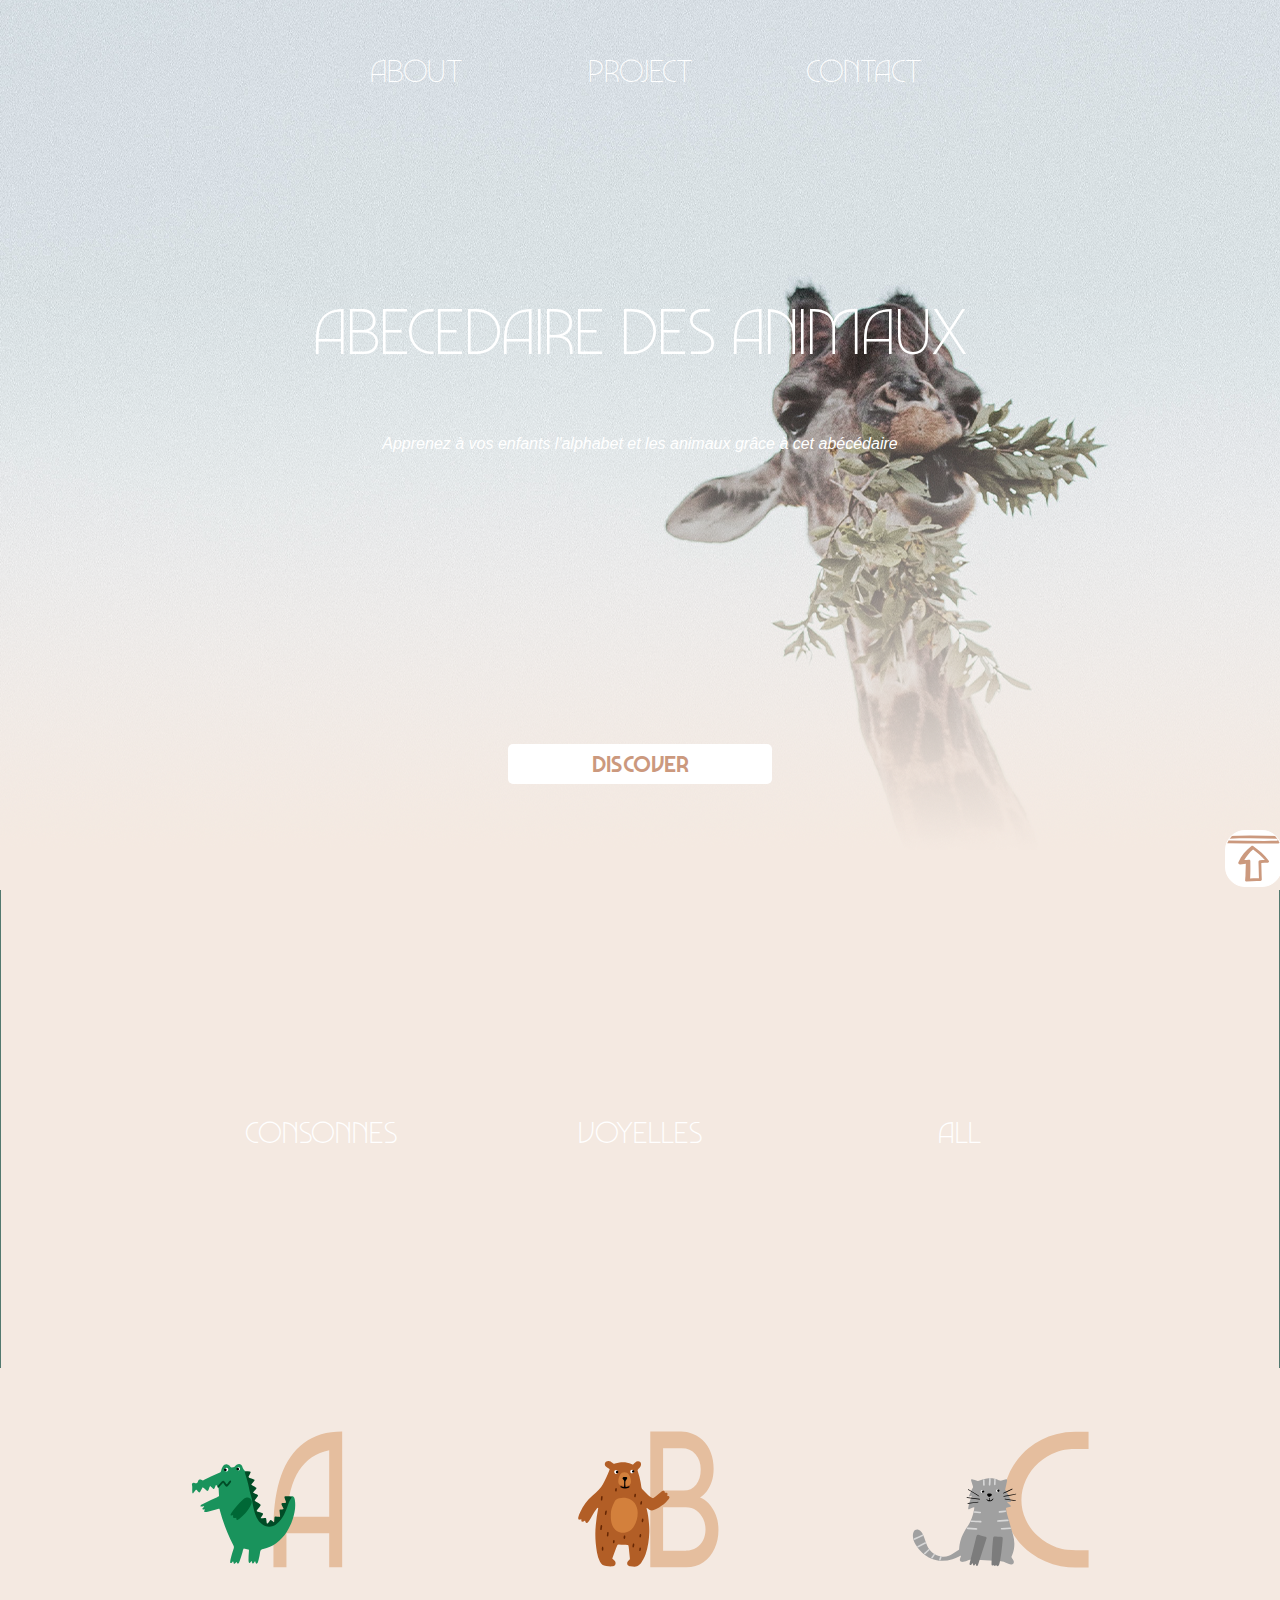
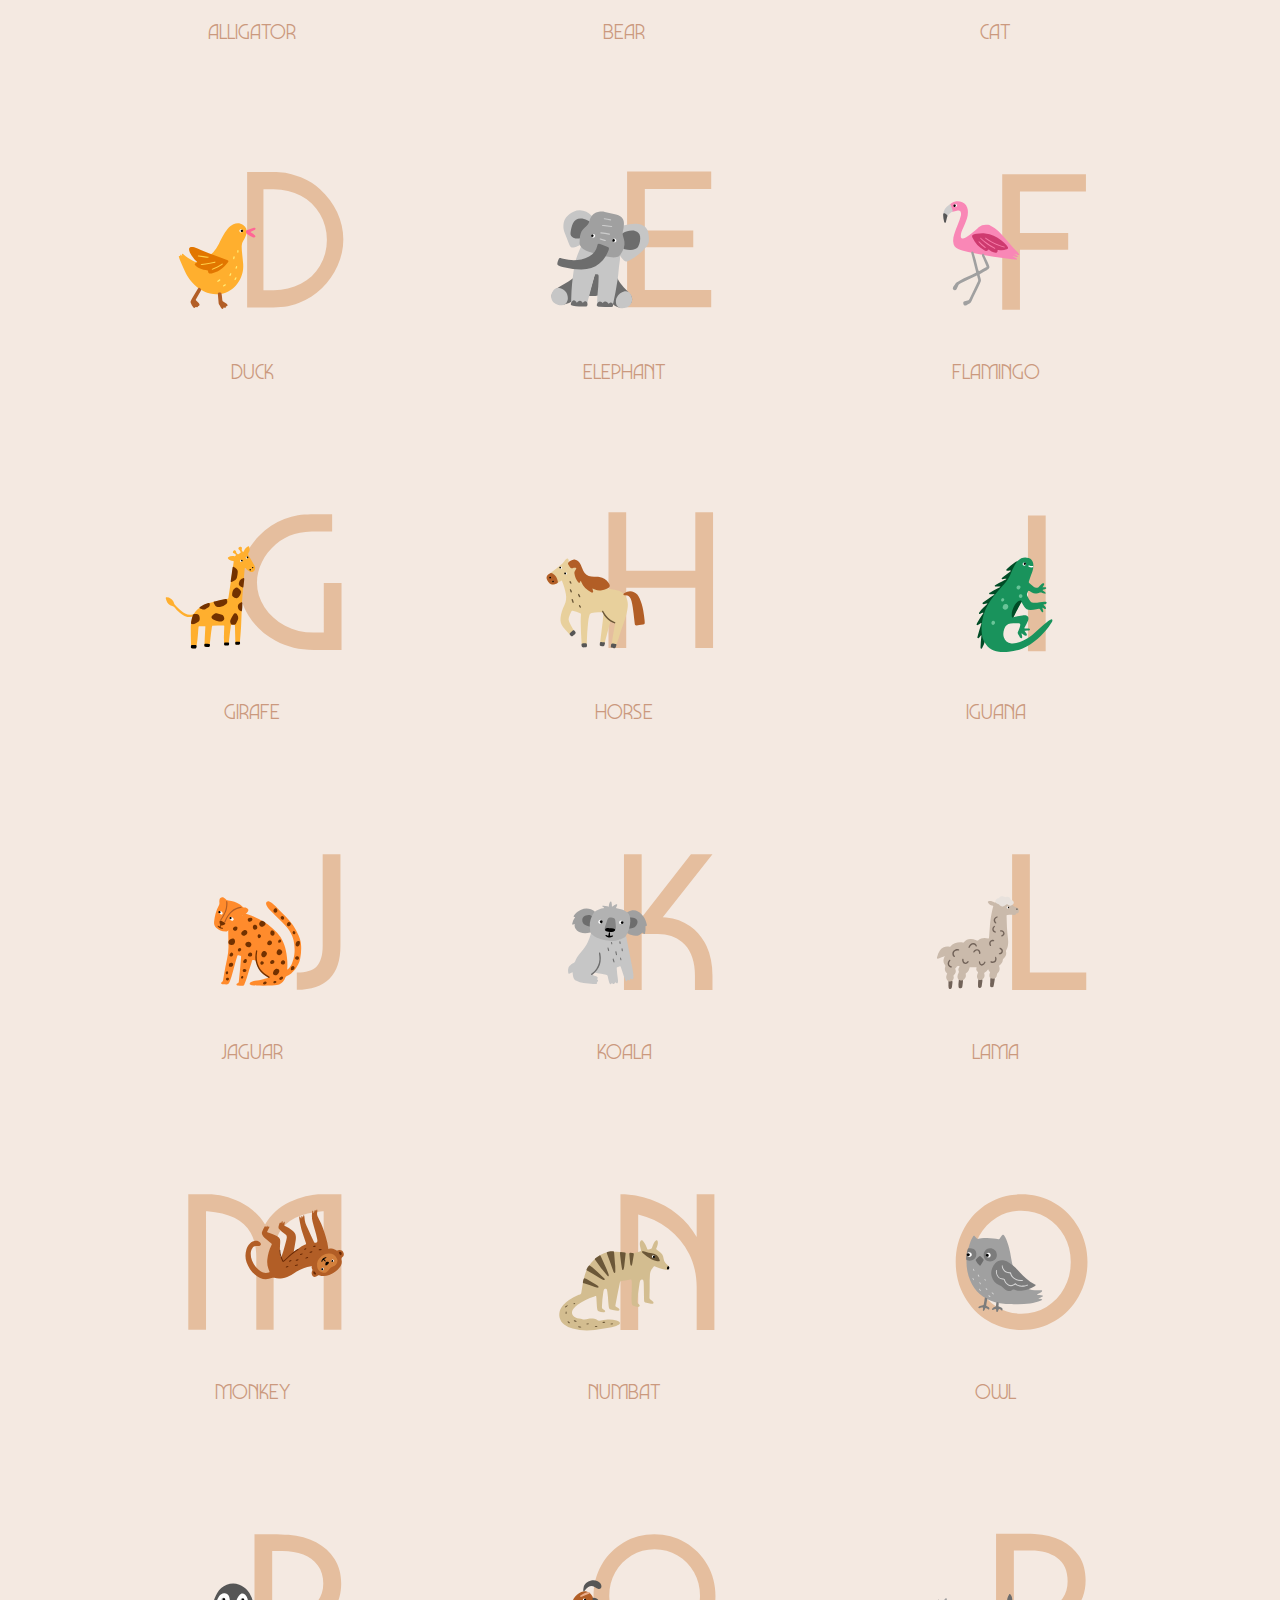
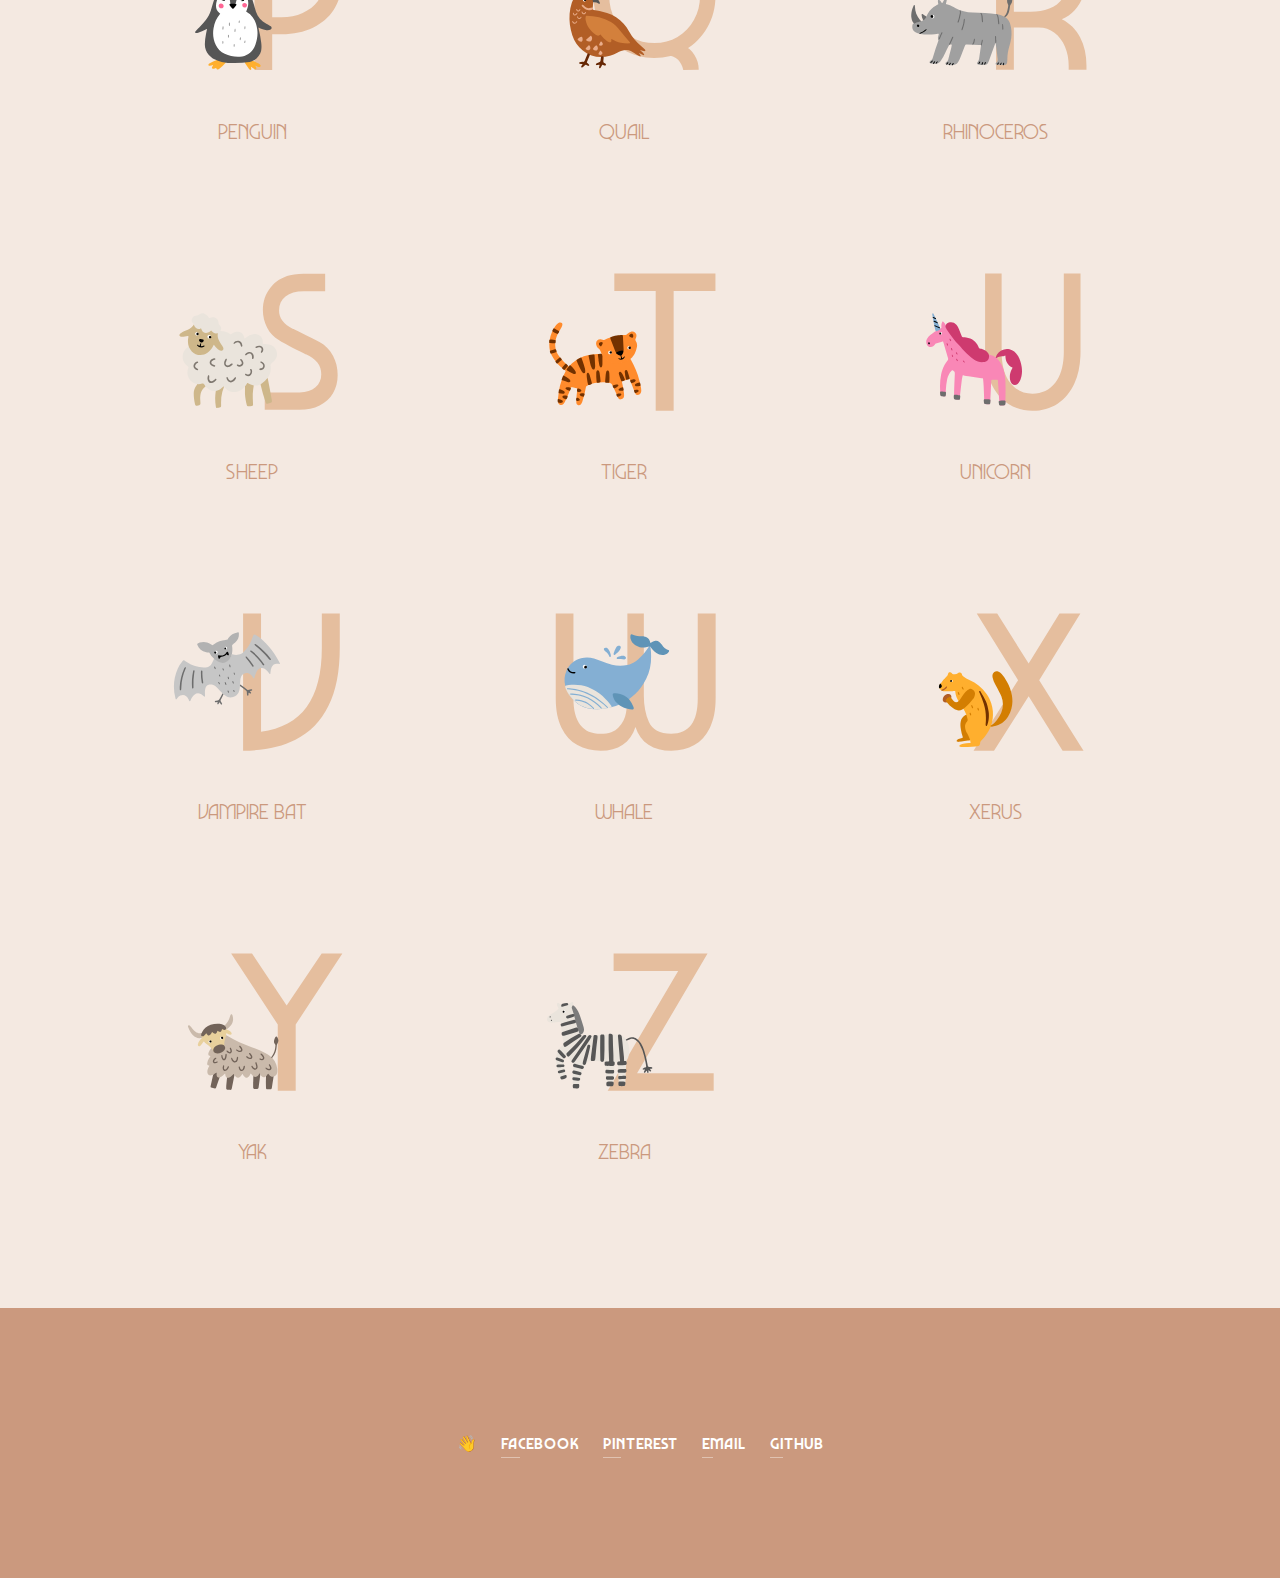
<file: index.html>
<!DOCTYPE html>
<html>
  <head>
    <meta charset="UTF-8">
    <meta name="viewport" content="width=device-width, initial-scale=1.0">
    <meta http-equiv="X-UA-Compatible" content="ie=edge">
    <title>abécédaire</title>
    <link rel="stylesheet" href="asset/reset.css">
    
    <link rel="stylesheet" href="asset/style.css">


</head>
<body class="index">

<header id="index">

	<ul class="menu">
    <li>
        <a href="about.html">About</a>
    </li>
    <li>
        <a href="index.html">Project</a>
    </li>
    <li>
        <a href="contact.html">Contact</a>
    </li>
</ul>

	<h1>abecedaire des animaux</h1>

	<p class="intro">Apprenez à vos enfants l'alphabet et les animaux grâce à cet abécédaire </p>
	
<section class="discover">
<a href="#filter-box" class="button"><span class="add">Discover</span></a>
</section>

</header>

<div id="scroll_to_top">
    <a href="#top"><img src="top.svg" alt="Retourner en haut" /></a>
</div>

<section id='filter-box'>

    <a href="#consonnes" id="filter-consonne" class="filter">Consonnes</a>
    <a href="#voyelles" class="filter">Voyelles</a>
    <a href="#all" class="filter">All</a>
  </section>

<section id="lettre">

<div class="box-filter" id="consonnes"></div>
    <div class="box-filter" id="voyelles"></div>
    <div class="box-filter" id="all"></div>

<!--A like Alligator-->
<div class="item voyelles" id="item2">
  <svg version="1.1" class="illu" class="alligator" xmlns="http://www.w3.org/2000/svg" xmlns:xlink="http://www.w3.org/1999/xlink" x="0px" y="0px"
	 viewBox="0 0 607.6 462.5" style="enable-background:new 0 0 607.6 462.5;" xml:space="preserve">
	 <a href="alligator.html">
<style type="text/css">
	.st0{fill:#E5BE9E;}
	.st1{fill:#19935C;}
	.st2{fill:#004C26;}
	.st3{fill:#006836;}
	.st4{fill:#FFFFFF;}
	.st5{fill:#B25E26;}
	.st6{fill:#D3803C;}
	.st7{fill:#662704;}
	.st8{fill:#A0A0A0;}
	.st9{fill:#7C7C7C;}
	.st10{fill:#D8D8D8;}
	.st11{fill:#FFAF2E;}
	.st12{fill:#E27600;}
	.st13{fill:#FF6695;}
	.st14{fill:#FFEB76;}
	.st15{fill:#FFCF48;}
	.st16{fill:#6D6D6D;}
	.st17{fill:#C6C6C6;}
	.st18{fill:#CCCCCC;}
	.st19{fill:#F987B6;}
	.st20{fill:#CE3A6F;}
	.st21{fill:#CECECE;}
	.st22{fill:#565656;}
	.st23{fill:#F77CA9;}
	.st24{fill:#723100;}
	.st25{fill:#E8D09C;}
	.st26{fill:#6B5738;}
	.st27{fill:#69C498;}
	.st28{fill:#FF8B2C;}
	.st29{fill:#B2B2B2;}
	.st30{fill:#848484;}
	.st31{fill:#726359;}
	.st32{fill:#CABAAB;}
	.st33{fill:#E8E2DD;}
	.st34{fill:#D3BD90;}
	.st35{fill:#EAAD8B;}
	.st36{fill:#CEB78A;}
	.st37{fill:#EAE4DC;}
	.st38{fill:#7F7870;}
	.st39{fill:#84AFD3;}
	.st40{fill:#5F94B7;}
	.st41{fill:#D37E02;}
</style>
<g>
	<path class="st0" d="M371.6,316.2c0-66.1,8-121.9,23.9-167.5c16-45.6,40.1-80.4,72.6-104.4c32.4-24,72.8-36,121.1-36v429.5h-41.1
		V330.1H412.8v107.7h-41.1V316.2z M548.1,277.9V67.1c-41.2,8.4-73.1,29.8-95.5,64.4c-22.4,34.6-35.2,83.4-38.4,146.4H548.1z"/>
</g>
<g>
	<path class="st1" d="M313.8,418.9c-2.1,0.5-2.3,2.5-3.3,3.8c-1,1.4-1.9,3.1-3.9,2.7c-1.5-0.3-2.1-1.8-2.6-3.2
		c-0.5-1.6-0.4-3.4-2.2-4.6c-1.4,1.9-2.8,3.8-4.3,5.6c-1,1.2-3,0.7-3.6-0.7c-1.1-2.5-1.1-5.2-1.1-7.9c0-9.2,0.4-18.5,1.2-27.7
		c0.1-1.2,0.2-2.4,0.2-3.6c0-1.1-0.6-1.8-1.6-2.1c-0.2-0.1-0.5-0.1-0.7-0.2c-4.7-1-9.5-2-14.2-3c-3,4.1-3.1,9.1-4.5,13.6
		c-2.8,9.1-5.3,18.2-8.7,27c-1,2.5-1.9,5-3.9,6.9c-0.9,0.8-2.4,0.6-3.3-0.2c-1.2-1.2-0.5-3.3-2.4-4.3c-1.7,1.7-3.4,3.4-5.2,5
		c-1.4,1.2-3.5,0.4-4-1.4c-0.3-0.9-0.4-1.9-0.5-2.9c-0.2-0.9-0.1-1.9-1-2.7c-1.8-0.3-2.1,1.5-3.1,2.4c-0.9,0.8-1.7,1.8-2.6,2.5
		c-1.4,1.2-3.9,0.1-3.8-1.7c0.2-3.1,0.3-6.3,1.1-9.4c1.7-7.1,3.7-14.1,5.7-21.1c1.3-4.7,2.7-9.3,4.4-13.9c1.2-3.2,0.7-6-0.8-9
		c-6.9-12.9-13-26.1-18.5-39.6c-9.5-23.4-18.3-47.1-24.4-71.6c-0.3-1.2-0.6-2.4-0.9-3.5c-0.4-1.5-1.5-1.8-2.8-1.6
		c-1.9,0.4-3.8,0.8-5.7,1.3c-9.6,2.6-19.2,5.2-28.8,7.8c-3.1,0.8-6.2,1.3-9.4,1c-1.9-0.2-2.8-2-1.9-3.8c0.6-1.3,2.1-2,2.3-4.1
		c-1.4-0.8-3,0.1-4.6,0.1c-1.4,0-3.1,0.5-3.7-1.3c-0.6-1.6,0.7-2.7,1.7-3.7c1-1,2.2-1.9,3.2-3c0.5-0.5,0.6-1.2,0.9-1.9
		c-1.9-0.8-3.5,0.2-5.1,0.3c-1.5,0.1-2.9,0.3-4.4,0.4c-1,0-2-0.3-2.4-1.3c-0.4-1,0-1.9,0.8-2.5c1.2-0.9,2.3-1.8,3.6-2.5
		c3.2-1.8,6.3-3.7,9.6-5.3c12.9-6.3,25.6-12.8,38.9-18.3c1.3-0.6,2.7-1.1,4-1.8c1.1-0.6,2-1.5,1.9-2.9c-0.4-7.8-0.8-15.5-1.3-23.3
		c0-0.7-0.4-1.4-0.8-2c-2.2-2.9-4.4-5.7-6.5-8.3c-2.3,0.6-2.2,2.3-2.8,3.5c-1,2.2-1.8,4.5-2.8,6.7c-1.1,2.5-2.5,2.9-4.5,1.2
		c-2-1.7-4-3.6-5.9-5.4c-1.1-1-2.1-2-3.5-3.3c-2.1,2.5-2.5,5.4-3.5,7.9c-4.3,11-4.7,9-11.9,2.9c-2.6-2.2-4.7-4.9-8.2-6.5
		c-2.1,3.7-4.1,7.3-6.1,10.9c-0.8,1.5-1.6,3-2.6,4.4c-0.8,1.1-2.1,1.3-3.2,0.3c-1.5-1.3-2.8-2.7-4.2-4c-0.9-0.9-1.6-1.8-2.5-2.6
		c-1.5-1.5-2.3-1.5-3.6,0c-1.7,2.1-3.3,4.2-4.9,6.3c-0.9,1.1-1.8,2.3-2.8,3.3c-0.5,0.5-1.3,0.8-2,0.3c-0.4-0.3-0.8-0.7-0.8-1.1
		c-0.2-3.4-0.4-6.8-0.4-10.2c0.1-4.8,0.5-9.6-0.7-14.5c-1.2-5,3.3-8.5,8.1-6.4c2.8,1.3,4.9,1.3,7.5-0.1c1.6-0.9,2.7-2,3-3.8
		c0.2-0.9,0.4-1.9,0.8-2.8c1.8-3.8,5.8-5.4,9.8-3.8c1.1,0.4,2.1,1.2,3.1,1.8c0.9,0.5,1.8,0.6,2.8,0.2c0.7-0.3,1.4-0.5,2-0.9
		c16-8.7,32.8-15.8,49.4-23.3c3.4-1.5,5.6-3.4,6-7.3c0.5-4.6,2.3-8.9,5-12.8c3.4-4.7,7.9-7.1,13.8-6.2c4.1,0.6,7.4,2.7,9.4,6.2
		c1.6,2.8,3.6,3.7,6.6,3.2c1-0.2,1.9-0.2,2.9-0.2c2.6,0.1,4.6-0.7,6-3.2c1.2-2.1,3.1-3.7,5.1-5.1c7.4-5,15.5-2.6,17.9,6
		c1.5,5.3,3.5,9.8,7.7,13.5c2.9,2.5,4.9,6,6.6,9.6c4.9,10.3,9.3,20.8,11.7,32.1c3.1,14.5,6,29,8.4,43.6c2.5,15.1,6.1,30,10.4,44.7
		c2.7,9.1,7,17.6,12.6,25.3c3,4.2,6.6,7.8,11.1,10.3c13,7.1,26.6,6,38-3.6c9.8-8.3,16.9-18.7,22.5-30.2c3.8-7.9,7-16,10-24.3
		c2-5.5,4-11,6.7-16.1c1.7-3.3,3.7-6.3,6.4-8.8c4.4-4.1,9-3.3,11.9,2c1.7,3.1,2.2,6.4,2.7,9.8c1.5,12.2,0.9,24.3-1.5,36.3
		c-4.4,22.4-12.5,43.4-24.7,62.7c-8.8,13.9-19.9,25.7-33.3,35.3c-12.4,8.9-26,15.2-40.9,18.3c-6,1.2-9.1,3.3-9.8,10
		c-0.9,8.4-3.2,16.7-5.1,25c-0.6,2.6-1.5,5.1-2.4,7.6c-0.4,1.1-1.1,2.1-1.9,3.1c-1.1,1.4-3.5,1.1-4.2-0.7
		C315,423,314.4,420.9,313.8,418.9z"/>
	<path class="st2" d="M373.2,294.9c1.6-1.9,0.9-4.1,1.1-6.3c0.3-3.1,0.3-6.3,0.7-9.4c0.2-2.1,1.4-2.9,3.6-2.6
		c3.6,0.4,7.2,1.1,10.8,1.5c2.8,0.4,3.6-0.4,3.3-3.1c-0.5-5.3-1.3-10.6-1.8-15.9c-0.3-3.1,0.3-4,3.3-4.5c2.6-0.4,5.3-0.6,7.9-1
		c0.9-0.2,1.8-0.9,1.2-2.1c-0.7-1.5-1.5-3.1-2.2-4.6c-1.2-2.4-2.4-4.8-3.5-7.2c-1.2-2.9-0.4-4.6,2.9-5.2c3.5-0.7,7.2-0.9,10.6-1.3
		c0.9-1.8,0-3.1-0.4-4.4c-1.4-4.1-2.9-8.3-4.1-12.4c-0.7-2.2,0.5-3.9,2.9-3.9c3.2-0.1,6.3-0.1,9.5,0.3c11.7,1.2,13-1,6.1,10.3
		c-3.2,5.2-5.4,10.8-7.2,16.7c-3.4,10.9-7.7,21.5-12.7,31.7c-5.7,11.5-14,21.1-23.7,29.3c-11.5,9.7-28.9,11.5-42.2,3.3
		c-7.2-4.5-13-10.1-17.2-17.4c-5.9-10.4-10.3-21.4-12.7-33.2c-1.8-9.3-4.2-18.5-5.4-27.9c-0.3-2.6-0.9-5.3-1.7-7.8
		C298,204,294.8,190,292,176c-2.3-11.2-5.7-22.1-9.2-33c-0.7-2.1-1.2-4.2-1.6-6.3c-0.3-1.6,0.7-3,2.4-2.9c4.6,0.1,9.2,0.2,13.8,0.5
		c1.6,0.1,2.5,1.7,1.9,3.2c-0.9,2.3-1.9,4.5-2.9,6.7c-1,2.2-2.2,4.3-3.2,6.5c-0.8,1.7-0.4,2.7,1.5,3.4c3.2,1.2,6.4,2.3,9.6,3.4
		c2,0.8,4.1,1.6,6.1,2.5c1.5,0.7,1.9,2.2,0.8,3.6c-2,2.7-4.1,5.4-6.4,8c-4.2,4.8-4.3,4.8,1.8,8.1c3.2,1.7,6.4,3.6,9.4,5.5
		c2.4,1.5,2.5,2.5,0.7,4.7c-2.6,3.2-5.5,6.1-8.3,9.2c-1.4,1.5-1.3,2.5,0.6,3.3c2.4,1.2,4.9,2.2,7.3,3.3c1.6,0.7,3.1,1.3,4.6,2.1
		c2.1,1.1,2.5,2.7,1.1,4.8c-1.1,1.6-2.4,3.1-3.5,4.7c-2,3.2-5.5,5.4-6.1,9.5c2.5,2.8,6,4,9,6c2.6,1.7,5.4,3.3,8,5
		c2.1,1.4,2.4,2.7,0.9,4.9c-2.5,3.6-5.2,7-7.9,10.5c-5.4,7-5.4,7,3.1,9.5c4,1.1,7.9,2.3,11.8,3.6c1.6,0.5,2,2.1,1.3,3.6
		c-0.8,1.5-1.7,3-2.6,4.4c-1.1,1.6-2.2,3.2-3.3,4.8c-0.7,1-1.7,2.1-0.8,3.2c0.4,0.5,1.8,0.5,2.7,0.5c2.7-0.2,5.3-0.6,8-0.8
		c5.6-0.4,6,0,6.7,5.8c0.4,3.1,0.7,6.3,1.1,9.4c0.1,0.6,0.4,1.4,0.9,1.8c1,0.7,1.9-0.2,2.5-0.8c1.6-1.8,3.1-3.7,4.6-5.6
		c1.1-1.3,2-2.8,3.2-4c0.9-1,2.2-1.1,3.3-0.2c1.5,1.2,2.9,2.6,4.4,3.8C370.5,293.1,371.2,294.9,373.2,294.9z"/>
	<path class="st3" d="M253.7,280.8c-1.8,0.3-3.7,0.9-5.6,1c-2.5,0.2-4.2-1.4-4.3-3.9c0-1.4,0.3-2.9,0.5-4.3c-2-1-3.7,0.6-5.7,0.4
		c-1.9-0.2-3.2-1.7-2.5-3.5c0.8-2,1.6-4.1,2.9-5.8c10.7-14.7,22-28.9,35.7-41.1c2.9-2.6,6.1-4.7,9.8-6.1c5.1-1.9,9.5-0.9,13.4,2.7
		c4.1,3.8,6.7,8.2,4.8,14.2c-1.1,3.5-2.5,6.8-4.3,10c-8.8,15-20,27.9-33.3,39.1c-2.2,1.9-4.5,3.7-7.5,4.3c-1.5,0.3-2.9-0.6-3.3-2
		C253.8,284.1,255,282.4,253.7,280.8z"/>
	<path class="st2" d="M212.4,170.2c-3.6,3.9-6.6,7.1-9.6,10.2c-1.5,1.6-3.1,3.1-4.7,4.6c-0.8,0.7-1.8,0.5-2.7-0.1
		c-1.1-0.8-1.5-2-0.7-3.2c1.1-1.6,2.3-3.1,3.6-4.6c3.2-3.6,6.4-7.3,9.7-10.8c3.8-3.9,6-3.7,9.5,0.6c1.4,1.7,2.5,3.6,3.7,5.4
		c2.2,3,2.8,3,5.3-0.1c1.5-1.9,2.9-3.9,4.5-5.7c0.8-0.9,1.6-1.9,2.5-2.6c1-0.8,2.2-0.9,3.3,0.1c1.1,0.9,1.1,2.1,0.8,3.3
		c-0.1,0.5-0.4,0.9-0.7,1.3c-3.1,4-6.1,8.2-9.4,12c-2.7,3.2-5.2,3-7.8-0.3C217.4,177.3,215.2,174,212.4,170.2z"/>
	<path class="st4" d="M228.7,128.1c0.1,3.4-2.2,6.1-5.5,6.4c-3.2,0.3-5.9-2.4-5.8-5.8c0.1-3.5,2.4-5.9,5.8-6
		C226.3,122.6,228.6,124.9,228.7,128.1z"/>
	<path class="st4" d="M266.1,125.5c0.2,2.7-1.8,5.1-4.5,5.5c-2.5,0.4-4.7-1.8-4.8-4.9c-0.1-2.6,1.6-4.8,3.9-5.1
		C263.3,120.6,265.9,122.8,266.1,125.5z"/>
	<path d="M219,124.9c2.3-0.2,4.6,1.9,4.8,4.4c0.2,2.2-1.6,4.1-3.9,4.2c-2.4,0.2-4.4-1.4-4.7-3.4C214.8,127.6,216.7,125.1,219,124.9z
		"/>
	<path d="M262.8,126.3c0.3,2.3-1.5,4.3-3.8,4.4c-2.4,0.2-4.4-1.6-4.5-3.8c0-2,1.5-3.8,3.5-4.1C260.4,122.5,262.6,124.1,262.8,126.3z"/>
</g>
</a>
</svg>
    <p>Alligator</p>
</div>

<!--B like bear-->
<div class="item consonnes" id="item3">

<svg version="1.1" class="illu bear" xmlns="http://www.w3.org/2000/svg" xmlns:xlink="http://www.w3.org/1999/xlink" x="0px" y="0px"
	 viewBox="0 0 607.6 462.5" style="enable-background:new 0 0 607.6 462.5;" xml:space="preserve">
	 <a href="bear.html">
<style type="text/css">
	.st0{fill:#E5BE9E;}
	.st1{fill:#19935C;}
	.st2{fill:#004C26;}
	.st3{fill:#006836;}
	.st4{fill:#FFFFFF;}
	.st5{fill:#B25E26;}
	.st6{fill:#D3803C;}
	.st7{fill:#662704;}
	.st8{fill:#A0A0A0;}
	.st9{fill:#7C7C7C;}
	.st10{fill:#D8D8D8;}
	.st11{fill:#FFAF2E;}
	.st12{fill:#E27600;}
	.st13{fill:#FF6695;}
	.st14{fill:#FFEB76;}
	.st15{fill:#FFCF48;}
	.st16{fill:#6D6D6D;}
	.st17{fill:#C6C6C6;}
	.st18{fill:#CCCCCC;}
	.st19{fill:#F987B6;}
	.st20{fill:#CE3A6F;}
	.st21{fill:#CECECE;}
	.st22{fill:#565656;}
	.st23{fill:#F77CA9;}
	.st24{fill:#723100;}
	.st25{fill:#E8D09C;}
	.st26{fill:#6B5738;}
	.st27{fill:#69C498;}
	.st28{fill:#FF8B2C;}
	.st29{fill:#B2B2B2;}
	.st30{fill:#848484;}
	.st31{fill:#726359;}
	.st32{fill:#CABAAB;}
	.st33{fill:#E8E2DD;}
	.st34{fill:#D3BD90;}
	.st35{fill:#EAAD8B;}
	.st36{fill:#CEB78A;}
	.st37{fill:#EAE4DC;}
	.st38{fill:#7F7870;}
	.st39{fill:#84AFD3;}
	.st40{fill:#5F94B7;}
	.st41{fill:#D37E02;}
</style>
<g>
	<path class="st0" d="M387,8.3h84.6h5.3c5.4,0,11.1,0.2,17,0.6c5.9,0.5,11.6,1.3,17,2.6c15.3,4,28.9,11.5,40.6,22.5
		c11.8,11,20.7,24.4,26.8,40.3c6.1,15.9,9.1,33,9.1,51.5c0,15-2,28.5-6,40.7c-4,12.1-9.2,22.3-15.5,30.7
		c-6.4,8.4-13.6,14.8-21.5,19.2c9.5,3.1,18.8,9.5,27.7,19.2c8.9,9.7,16.3,21.7,22,36c5.7,14.3,8.6,30.3,8.6,47.9
		c0,21.1-4.1,40.8-12.2,58.8c-8.1,18.1-19.9,32.5-35.4,43.3c-15.4,10.8-33.5,16.2-54.3,16.2H387V8.3z M492.1,194.6
		c16.9,0,30.2-6.2,39.9-18.5c9.7-12.3,14.6-28.4,14.6-48.2c0-19.4-5.5-35.4-16.5-47.9c-11-12.6-25.4-18.8-43.3-18.8h-59.3v133.5
		H492.1z M500.7,384.9c12.1,0,22.8-3,32-8.9c9.2-5.9,16.4-14,21.5-24.1c5.1-10.1,7.6-21.3,7.6-33.7c0-11.9-2.5-23.2-7.4-34
		c-4.9-10.8-12.1-19.6-21.5-26.4c-9.4-6.8-20.5-10.2-33.2-10.2h-72.2v137.4H500.7z"/>
</g>
<g>
	<g>
		<path class="st5" d="M221.6,248.9c-1.9,0.2-2.5,1.4-3.2,2.3c-6.2,7.4-11.3,15.6-15.9,24c-2.9,5.2-5.9,10.3-8.9,15.3
			c-1.4,2.3-3.1,4.5-5.4,6c-3,2-5.7,1-6.7-2.6c-0.3-1.1-0.3-2.3-0.5-3.6c-2.6,0-4,2.1-6.1,2.8c-3.6,1.2-5.8,0-6.1-3.8
			c-0.1-1.2,0-2.4,0-4c-2.2-0.3-3.7,1.2-5.5,1.5c-2.1,0.4-3.9-1-4.3-3c-0.3-1.7,0-3.4,0.4-5.1c1.3-5.3,3.4-10.3,5.7-15.2
			c9.4-19.9,21.8-37.5,38.6-51.9c7.3-6.2,14.3-12.9,21-19.9c4.8-5,9.1-10.4,12.3-16.6c7.3-14.3,14.7-28.5,20.2-43.6
			c0.5-1.4,0.9-2.8,1.3-4c-1.6-2.1-3.9-2.5-5.7-3.8c-2.2-1.6-4.5-3.2-6.4-5.1c-3.6-3.6-4.3-7.7-2.3-11.5c2-4,6.5-6.4,11.1-5.9
			c4.6,0.6,8.7,2.4,11.7,5.9c2.5,2.8,4.9,3.6,8.4,2.2c4.6-1.9,9.5-2.6,14.4-3.3c13-1.9,25.6-0.4,37.6,5c0.9,0.4,1.8,0.9,2.7,1.3
			c1.3,0.5,2.4,0.3,3.4-0.7c1.9-1.9,3.8-3.9,5.9-5.6c2.5-2.1,5.4-3.5,8.7-3.7c5.7-0.3,9.4,3.1,9.8,8.7c0.2,3.4-0.8,6.4-2.7,9
			c-1.8,2.4-3.8,4.6-6,6.5c-2.1,1.9-2.9,3.7-1.9,6.4c4.3,11.9,7,24.1,9.3,36.5c0.8,4.6,1.6,9.2,2.2,13.9c0.4,2.8,1.2,5.3,3.2,7.3
			c6.2,6.4,12.3,12.9,18.6,19.1c3.7,3.6,8,6.6,12.8,8.6c1.8,0.8,3.4,0.7,4.9-0.4c2.2-1.6,4.4-3.2,6.5-5c5.1-4.3,10.1-8.6,15.3-12.9
			c2.3-1.9,4.7-3.6,7.7-4.4c2.2-0.6,4.8,0.4,4.7,2.3c-0.2,3.6,1.6,4,4.4,3.8c0.7-0.1,1.5,0.2,2.2,0.4c2.4,0.8,3.3,2.6,2.4,5.3
			c-0.4,1.1-1,2.2-1.5,3.3c1.4,1.5,3.4,0.9,4.9,1.7c2.6,1.4,3.6,3.6,2.5,6.1c-0.8,1.8-1.8,3.5-3.1,5c-2.4,2.8-4.9,5.6-7.6,8.1
			c-8.9,8.3-18.9,15.1-29.5,20.9c-1.1,0.6-2.2,1.1-3.3,1.7c-9,4.9-17.4,4.8-25.1-2.7c-0.8-0.8-1.7-1.8-3.1-1.4
			c-0.6,1.2-0.1,2.4,0.2,3.6c3.9,14.6,5.6,29.5,6.9,44.6c0.8,9.1,1.5,18.2,1.2,27.4c-0.9,24-3.8,47.7-11.7,70.6
			c-2.1,6.1-4.6,12-8.1,17.4c-1.5,2.3-2.8,4.6-4.2,7c-2.3,3.9-5.2,7.2-8.7,10c-4,3.1-8.5,5-13.6,5c-4.7,0-9.4,0-14-1.2
			c-1.2-0.3-2.4-0.5-3.6-0.9c-5.9-2.3-7.8-7.7-4.8-13.3c1.3-2.4,3.1-4.5,5.3-6.1c1.8-1.4,2.2-3,1.9-5.2c-1.3-11.8-2.5-23.6-3.7-35.3
			c-0.1-0.7-0.1-1.5-0.3-2.2c-0.5-3.2-1-3.8-4.2-4.1c-2.9-0.3-5.9-0.5-8.9-0.7c-6.2-0.3-12.3-0.5-18.5-0.9c-2.3-0.1-3.8,0.7-4.6,2.8
			c-1.2,3-2.5,5.9-3.6,8.9c-3.7,9.9-7.4,19.9-11,29.8c-1,2.9-0.9,3,1.5,5c1.7,1.4,3.6,2.7,5,4.4c2.6,2.9,3.7,6.5,2.7,10.3
			c-1.1,4.1-3.7,6.8-8.2,7.4c-7.2,1-14.3,0-21.4-0.6c-9.6-0.9-15.7-6-19.8-14.5c-4.4-9.2-7.3-18.9-9.1-28.8
			c-5.2-29.1-6.7-58.3-3.7-87.7c1.8-17.4,3.9-34.8,7.6-52C221.9,250.2,221.7,249.7,221.6,248.9z"/>
		<path class="st6" d="M262.2,273.8c-1.1-15.6,4.1-29.6,11.2-43.1c3.1-6,8.3-9.9,14.8-11.4c12.9-3.1,25.5-1.6,37.4,4.3
			c5,2.4,8.8,6.3,11.9,10.9c6,8.8,9.3,18.5,9.6,29.1c0.5,17.6-4.4,33.6-14.3,48.1c-6.5,9.4-15.6,14.8-27,16.4
			c-16,2.2-31.4-6.2-38-21c-3.3-7.3-4.9-15-5.5-22.9C261.9,280.7,262.2,277.2,262.2,273.8z"/>
		<path class="st6" d="M306.8,179.9c-4.3-0.3-8.5-0.2-12.5-1.6c-5.3-1.8-8.3-5.3-8.5-10.9c-0.2-8,1.7-15.7,5.4-22.8
			c5.6-10.9,22.2-10.2,28-0.9c4.4,7,6.8,14.8,6.7,23.2c-0.1,8.3-5.7,12.5-11.7,12.6C311.7,179.5,309.2,179.7,306.8,179.9z"/>
		<path class="st4" d="M284.4,135.2c0.1,3.5-3.1,7-6.2,6.9c-2.7-0.1-5.1-2.8-5.3-6c-0.2-3.5,2.3-6.2,5.7-6.2
			C281.7,129.8,284.3,132.2,284.4,135.2z"/>
		<path class="st4" d="M334.6,135.3c-0.1,2.5-2.7,4.8-5.6,4.9c-3,0.1-5.6-2.7-5.4-5.8c0.3-3.2,3-5.7,5.9-5.4
			C332.4,129.3,334.8,132.2,334.6,135.3z"/>
		<path class="st7" d="M234.8,308c-0.5,3.2-0.9,6.7-1.6,10c-0.2,1.3-1.3,2.2-2.7,2c-1.4-0.2-2.3-1.3-2.2-2.6c0.4-3.7,0.9-7.3,1.5-11
			c0.2-1.2,0.9-2.3,2.4-2.4c1.3-0.1,2.5,1.2,2.5,3C234.8,307.3,234.8,307.6,234.8,308z"/>
		<path class="st7" d="M249.5,261.4c-0.4,2.7-0.8,5.1-1.3,7.5c-0.2,0.9-0.8,1.8-1.4,2.5c-0.4,0.4-1.3,0.7-1.9,0.6
			c-0.6-0.1-1.5-0.8-1.5-1.4c-0.2-1.4-0.1-2.9,0.1-4.4c0.4-2.2,0.8-4.4,1.5-6.5c0.4-1.2,1.4-2.1,2.8-1.8c1.4,0.4,1.8,1.5,1.8,2.9
			C249.5,261.2,249.5,261.4,249.5,261.4z"/>
		<path class="st7" d="M255.1,330.9c-0.2,2.4-0.4,4.6-0.7,6.8c-0.2,1.2-1,2.2-2.5,2.2c-1.4,0-2.5-1-2.4-2.2
			c0.3-3.6,0.8-7.2,1.4-10.8c0.2-0.9,1.3-1.3,2.4-1.2c1.2,0.1,1.7,0.9,1.8,1.9C255.2,328.8,255.1,330,255.1,330.9z"/>
		<path class="st7" d="M235.9,218.1c-0.3,2.2-0.4,4.4-0.8,6.6c-0.3,1.3-1.4,2-2.7,1.8c-1-0.2-1.7-1-1.8-2c-0.3-3.7,0.2-7.3,0.9-10.9
			c0.2-1.3,1.4-2.1,2.7-1.9c1.4,0.3,1.9,1.5,1.9,2.8C236.1,215.7,235.9,216.9,235.9,218.1C235.8,218.1,235.8,218.1,235.9,218.1z"/>
		<path class="st7" d="M336.3,366.8c-0.3,2-0.1,4.5-1.4,6.7c-0.5,0.9-1.4,1.4-2.4,1.2c-1-0.2-1.8-0.9-1.9-2
			c-0.4-3.2,0.7-6.2,1.6-9.3c0.3-0.9,1.3-1.5,2.3-1.3c1.1,0.2,1.6,1,1.7,2C336.4,365,336.3,365.8,336.3,366.8z"/>
		<path class="st7" d="M281,192.5c-0.1,0.5-0.2,2-0.6,3.4c-0.3,1.2-1,2.3-2.4,2.2c-1.4,0-2.2-1.1-2.3-2.3c-0.2-2.4-0.2-4.8,0.8-7.1
			c0.4-0.9,1-1.7,2.2-1.6c1.4,0.1,2.1,1.1,2.3,2.3C281.1,190.1,281,190.8,281,192.5z"/>
		<path class="st7" d="M359.7,290.9c0.3-2,0.6-3.9,1.1-5.8c0.2-0.8,0.9-1.7,2.1-1.7c1.1,0,1.9,0.7,2.2,1.6c0.9,3.2,0.1,6.2-1.3,9.1
			c-0.2,0.5-1.3,0.8-1.9,0.7c-0.6-0.1-1.4-0.6-1.6-1.2C359.8,292.8,359.8,291.8,359.7,290.9z"/>
		<path class="st7" d="M308.1,342c-0.3,1.2-0.5,2.9-1.1,4.5c-0.3,0.9-1.2,1.6-2.3,1.4c-0.6-0.1-1.4-0.6-1.7-1.2
			c-1.2-2.3-0.3-7.7,1.5-9.5c0.7-0.7,2.7-0.1,3,0.9c0.1,0.2,0.2,0.4,0.2,0.7C307.9,339.6,308,340.6,308.1,342z"/>
		<path class="st7" d="M355.2,236.4c0.3-2.7,0.4-5.2,1.9-7.3c0.6-0.8,1.6-1.3,2.5-0.7c0.6,0.3,1.3,0.9,1.4,1.5
			c0.5,3-0.6,5.8-1.3,8.6c-0.3,1-1.2,1.6-2.2,1.5c-1.5,0-2-1.2-2.2-2.5C355.2,237,355.2,236.5,355.2,236.4z"/>
		<path class="st7" d="M358.3,336.4c-0.2,1.2-0.5,2.9-0.9,4.5c-0.5,1.8-1.8,2.8-3,2.4c-1.3-0.5-1.9-1.5-1.8-2.8
			c0.2-2.1,0.5-4.3,1.1-6.4c0.3-1.2,1.3-2.1,2.7-1.7c1,0.3,1.6,1.1,1.7,2.1C358.2,335,358.2,335.5,358.3,336.4z"/>
		<path class="st7" d="M336,212.4c0.4-2.4,0.2-4.6,1.4-6.5c0.5-0.9,1.3-1.4,2.4-1.2c1,0.2,1.7,0.9,1.9,2c0.4,2.7-0.4,5.2-1,7.8
			c-0.3,1.3-1.3,2-2.7,1.8c-1.5-0.2-1.7-1.4-1.9-2.6C335.9,213.1,336,212.6,336,212.4z"/>
		<path class="st7" d="M233.4,378.9c0.3-1.7,0.4-3.4,0.9-5c0.2-0.5,1.1-1.1,1.7-1.1c0.6,0,1.6,0.5,1.8,1c1.3,3.3,1,6.7,0.3,10.1
			c-0.2,0.9-1.3,1.6-2.3,1.3c-0.6-0.2-1.5-0.7-1.7-1.2C233.7,382.3,233.6,380.6,233.4,378.9z"/>
		<path class="st7" d="M357.3,380.1c-0.2,0.8-0.4,2.8-1,4.6c-0.3,0.9-1.3,1.6-2.3,1.4c-1-0.2-1.9-0.9-1.9-1.9
			c0.1-2.4,0.4-4.9,0.8-7.3c0.2-1,1.1-1.7,2.1-1.7c1.5-0.1,2,1.1,2.3,2.3C357.4,378,357.3,378.5,357.3,380.1z"/>
		<path class="st7" d="M274.1,355.7c-0.2,1.2-0.4,2.9-0.8,4.5c-0.3,1-1.2,1.4-2.2,1.4c-1.1,0-1.8-0.7-2.1-1.7
			c-0.6-2.4,0-4.8,0.5-7.1c0.3-1.4,1.4-2,2.7-1.8c1.1,0.2,1.6,1,1.7,2C274,353.8,274,354.5,274.1,355.7z"/>
		<path d="M308.6,183.2c2.2,1,4,0.4,5.9-0.3c1.6-0.6,3.1-1.4,4.8-1.9c0.5-0.2,1.6,0.3,1.9,0.8c0.3,0.5,0,1.4-0.2,2
			c-0.1,0.4-0.6,0.8-1.1,1c-9,4.9-17.9,4.6-26.6-0.7c-0.9-0.6-1.4-1.5-0.8-2.5c0.6-0.9,1.7-0.8,2.7-0.4c1.8,0.7,3.6,1.6,5.5,2.2
			c2.2,0.7,3.5-0.1,3.5-2.2c0.2-5.2,0.2-10.3,0.3-15.5c0.1-2.2-1.1-3.6-2.4-5.2c-1.6-1.8-3.9-3.6-2.3-6.4c1.3-2.3,3.8-1.8,6-2
			c1.7-0.1,3.4,0,5.1,0.2c2.9,0.4,4,2.8,2.5,5.4c-0.7,1.3-1.5,2.6-2.6,3.6c-2.2,2-2.9,4.4-2.8,7.2
			C308.2,173.6,307.7,178.5,308.6,183.2z"/>
		<path d="M281.9,132.2c1.9,0,3.7,1.7,3.8,3.7c0.1,2.2-1.7,4.2-3.9,4.4c-1.8,0.1-3.5-1.7-3.7-3.7
			C277.9,134.2,279.7,132.2,281.9,132.2z"/>
		<path d="M336.5,133.8c0.2,2.1-1.2,3.7-3.3,4c-2.2,0.3-4.2-1.1-4.2-3c0.1-2.2,1.9-4.1,4.2-4.2C334.8,130.5,336.4,131.9,336.5,133.8
			z"/>
	</g>
</g>
</a>
</svg>

<p>Bear</p>
</div>

<!--c like cat-->
<div class="consonnes item" id="item4">
<svg version="1.1" class="cat illu" xmlns="http://www.w3.org/2000/svg" xmlns:xlink="http://www.w3.org/1999/xlink" x="0px" y="0px"
	 viewBox="0 0 607.6 462.5" style="enable-background:new 0 0 607.6 462.5;" xml:space="preserve">
	 <a href="cat.html">
<style type="text/css">
	.st0{fill:#E5BE9E;}
	.st1{fill:#19935C;}
	.st2{fill:#004C26;}
	.st3{fill:#006836;}
	.st4{fill:#FFFFFF;}
	.st5{fill:#B25E26;}
	.st6{fill:#D3803C;}
	.st7{fill:#662704;}
	.st8{fill:#A0A0A0;}
	.st9{fill:#7C7C7C;}
	.st10{fill:#D8D8D8;}
	.st11{fill:#FFAF2E;}
	.st12{fill:#E27600;}
	.st13{fill:#FF6695;}
	.st14{fill:#FFEB76;}
	.st15{fill:#FFCF48;}
	.st16{fill:#6D6D6D;}
	.st17{fill:#C6C6C6;}
	.st18{fill:#CCCCCC;}
	.st19{fill:#F987B6;}
	.st20{fill:#CE3A6F;}
	.st21{fill:#CECECE;}
	.st22{fill:#565656;}
	.st23{fill:#F77CA9;}
	.st24{fill:#723100;}
	.st25{fill:#E8D09C;}
	.st26{fill:#6B5738;}
	.st27{fill:#69C498;}
	.st28{fill:#FF8B2C;}
	.st29{fill:#B2B2B2;}
	.st30{fill:#848484;}
	.st31{fill:#726359;}
	.st32{fill:#CABAAB;}
	.st33{fill:#E8E2DD;}
	.st34{fill:#D3BD90;}
	.st35{fill:#EAAD8B;}
	.st36{fill:#CEB78A;}
	.st37{fill:#EAE4DC;}
	.st38{fill:#7F7870;}
	.st39{fill:#84AFD3;}
	.st40{fill:#5F94B7;}
	.st41{fill:#D37E02;}
</style>
<g>
	<path class="st0" d="M509.3,434.7c-35.3-7.1-66.8-20.7-94.3-41.1c-27.6-20.3-49.1-45.2-64.5-74.8s-23.2-60.7-23.2-93.3
		c0-32.2,7.1-62.7,21.2-91.4s33.8-53.4,58.9-74.1s54-35.3,86.7-43.7c19.8-5.3,40.1-7.9,60.9-7.9h41.7v54.9h-40.4
		c-8,0-17,0.5-27.2,1.3C519,65.5,508,68.1,496,72.5c-21.2,7.5-40.2,18.9-57.3,34.1c-17,15.2-30.3,33.2-40,54s-14.5,42.2-14.5,64.2
		c0,21.2,4.5,41.8,13.6,61.9c9,20.1,22.1,37.7,39.4,53c17.2,15.2,36.9,27,58.9,35.4c12,4,22.8,6.4,32.8,7.3
		c9.9,0.9,19.1,1.3,27.5,1.3h40.4v55H555C539.5,438.6,524.3,437.3,509.3,434.7z"/>
</g>
<g>
	<path class="st8" d="M192.5,401.4c-2.3-0.5-3.9,1.1-5.6,2c-6.8,3.3-13.7,6.5-20.9,8.7c-25.7,7.7-50.8,6.6-75-5.8
		c-7.7-3.9-14.6-9-20.9-14.9c-7.9-7.5-14.7-15.9-20.4-25.2c-5-8.1-8.4-16.8-8.9-26.5c-0.2-4.7,0.1-9.4,2.1-13.8
		c3.1-6.7,9.4-8.7,15.2-7c3.7,1.1,6.7,3,9,6c2.5,3.2,4.6,6.8,6.2,10.6c2.2,5.5,4.2,11.1,6.2,16.6c2.1,5.7,4,11.6,6.5,17.2
		c8.9,19.3,24.1,30.6,44.9,34.1c8,1.4,15.9,0.2,23.5-2.5c3.9-1.4,7.6-3,11.1-5.2c6.6-4.1,13.1-8.4,19.7-12.5c1.4-0.9,1.9-2.1,2-3.6
		c0.3-4.5,0.6-9,1.3-13.4c2.6-15.3,7.8-29.6,15.7-42.9c2.9-4.9,6-9.7,9.3-14.4c11.1-15.9,17.1-33.8,20.6-52.7
		c0.5-2.8,1.4-5.5,0.9-8.7c-2.4-0.3-4.4,0.7-6.4,1.6c-3.4,1.4-6.7,3.1-10,4.6c-1.7,0.8-3,0-2.9-1.7c0.1-1.4,0.3-2.8,0.6-4.2
		c2.2-11.5,5.2-22.7,10.1-33.4c0.4-0.8,1.1-1.7,0.6-2.9c-1.9-0.5-3.4,1-5.1,1.4c-1,0.3-2,0.7-2.8-0.2c-0.8-1-0.3-1.9,0.1-2.9
		c1.5-3.6,2.8-7.2,4.5-10.8c2.1-4.4,4.4-8.8,6.7-13.1c0.8-1.5,1-2.9,0.4-4.6c-1.9-5.8-3.7-11.7-5.5-17.5c-0.3-1-0.5-2-0.6-3
		c-0.1-0.8,0.5-1.1,1.1-1.3c1.4-0.4,2.8,0,4.2,0.4c4.5,1.2,9.1,2.4,13.6,3.8c2.9,0.9,5.4,0.8,8.3-0.4c7.5-3.2,15.5-5.1,23.6-6.5
		c12.9-2.2,25.3-0.2,37.1,5.1c4.1,1.8,7.5,2,11.6,0.5c3.8-1.5,7.6-2.9,11.8-3.3c2.1-0.2,3.1,0.7,2.9,2.8c-0.2,2-0.5,4.1-0.9,6.1
		c-1.5,7.4-3,14.8-4.7,22.2c-0.4,1.8-0.3,3.1,0.8,4.6c1.8,2.5,3.6,5,5.2,7.6c4.8,7.4,8.6,15.3,10.9,23.9c0.2,0.8,0.5,1.6,0.6,2.4
		c0.3,1.8-0.5,2.8-2.3,2.7c-3.2-0.3-6.4-0.8-9.6-1.2c-0.3,1.4,0.6,2,1.3,2.7c2.5,2.4,5.1,4.8,7.6,7.2c0.9,0.8,1.7,1.8,2.5,2.7
		c1,1.3,0.6,2.9-0.9,3.4c-2.1,0.7-4.3,1.2-6.5,1.7c-8.7,2.1-7.7,0.9-6.6,9.5c1,7.5,3.3,14.7,5.4,22c5.3,18.5,10.7,36.9,15.9,55.4
		c2.5,8.7,3.9,17.6,4.2,26.6c0.5,12.4-1.6,24.4-6.2,36c-3.5,8.8-4.2,7.1,1.2,14.9c1.4,2,2.6,4.2,3.2,6.6c1.3,5.2-1.8,9.5-7.2,9.8
		c-2.7,0.2-5.3-0.1-7.8-1.2c-4-1.7-8.1-3-11.8-5c-5.9-3.2-12.3-4.4-18.8-4.8c-10.6-0.6-21.2-1-31.8-1.6c-17.5-1-35.1-1.2-52.6-3.2
		c-5-0.6-9.7-0.1-14.3,2.1c-4.8,2.3-9.7,4.4-15,5.3c-2,0.4-4,0.6-6.1,0c-4.1-1.2-6-4.2-5-8.4c0.6-2.4,1.5-4.7,2.3-7
		c0.4-1.1,1.1-2.2,0.6-3.5c0.8-0.3,0.1,0.7,0.5,0c0.2-0.4,0.1-0.6-0.4-0.4C191.8,401.3,192.8,400.7,192.5,401.4z"/>
	<path class="st9" d="M239.9,426.8c-2.3,1.2-2.8,3.1-4.1,4.4c-0.8,0.8-1.7,1.2-2.8,0.9c-1.2-0.3-1.5-1.2-1.8-2.2
		c-0.4-1.5,0-3.3-1.2-4.7c-2.1,0.8-2.6,3-4.2,4.3c-1.2,1-2.5,1.4-4,0.6c-1.4-0.7-2.1-1.9-1.8-3.5c0.2-1.4,0.6-2.8,1-4.2
		c7.1-25.4,13.1-51,19.3-76.6c0.7-3,1.7-5.9,2.7-8.7c0.6-1.7,2.2-2.4,3.9-2.3c1.2,0.1,2.4,0.4,3.6,0.7c6.5,1.9,12.9,3.8,19.4,5.7
		c0.8,0.2,1.6,0.5,2.3,0.9c1.5,0.7,2.1,1.9,1.7,3.5c-0.3,1.2-0.6,2.4-1,3.5c-8.5,26.2-16.9,52.4-25.4,78.7c-0.4,1.4-0.9,2.7-1.5,4
		c-0.5,1-1.4,1.5-2.5,1.5c-1.4,0-2.4-0.7-2.9-1.9C240.4,430.1,240.3,428.6,239.9,426.8z"/>
	<path class="st9" d="M290.8,398.9c0.9-17.3,1.6-34.7,3.7-51.9c0.8-6.5,1.4-7.1,8.1-6.8c5.3,0.3,10.6,0.7,15.9,1
		c0.4,0,0.8,0,1.2,0.1c4.6,0.6,5.7,1.7,5.4,6.3c-0.5,6.3-1,12.6-1.6,18.9c-1.7,17.5-3.9,34.9-7.1,52.1c-0.6,3.2-1.4,6.4-2.3,9.5
		c-0.3,1.2-0.8,2.3-1.4,3.4c-1.7,2.9-3.8,3.3-6.5,1.2c-0.5-0.4-0.8-0.9-1.2-1.4c-0.7-0.7-1.5-0.5-2,0.2c-1.1,1.4-2.8,2.6-4.2,1.3
		c-2-1.9-3.6-1.8-5.8-0.6c-0.9,0.5-1.9-0.3-2.5-1.3c-0.9-1.5-0.9-3.1-0.9-4.8c0.1-3.9,0.2-7.8,0.4-11.6
		C290.3,409.5,290.5,404.2,290.8,398.9z"/>
	<path class="st10" d="M316,293.5c-1.8,0.1-3.7,0.3-5.5,0.3c-1.8,0-3.1-0.9-3.2-2.2c-0.2-1.6,1-2.8,3.1-3c2.4-0.2,4.9-0.3,7.3-0.4
		c6.9-0.5,13.9-1,20.8-1.5c1.4-0.1,2.9-0.3,4.2,0.3c0.7,0.4,1.3,1,1.3,1.9c0,0.9-0.5,1.7-1.3,1.9c-1.6,0.4-3.2,0.8-4.8,0.9
		c-7.3,0.7-14.7,1.3-22,2C316,293.6,316,293.6,316,293.5z"/>
	<path class="st10" d="M240.4,295.4c-4.3-0.2-8.5-0.4-12.8-0.7c-1.2-0.1-2.4-0.3-3.5-0.7c-0.8-0.3-1.2-1.1-1.1-2
		c0.1-0.9,0.5-1.6,1.3-1.9c0.7-0.3,1.6-0.4,2.4-0.4c9.1,0.3,18.2,0.6,27.4,1c0.8,0,1.6,0.2,2.4,0.5c1,0.4,1.6,1.3,1.5,2.4
		c0,1.1-0.6,2-1.7,2.2c-1,0.2-2,0.2-3,0.2C249,295.8,244.7,295.6,240.4,295.4C240.4,295.4,240.4,295.4,240.4,295.4z"/>
	<path class="st10" d="M239.5,319c-8.8-0.7-16.7-1.4-24.6-2.1c-1.2-0.1-2.5-0.2-3.4-1.1c-0.6-0.6-0.9-1.4-0.6-2.2
		c0.2-0.5,0.7-1.1,1.2-1.3c0.7-0.3,1.6-0.4,2.4-0.3c7.7,0.4,15.5,0.8,23.2,1.3c1.8,0.1,3.6,0.5,5.4,1c1,0.3,1.6,1.2,1.7,2.3
		c0,1.1-1.1,2.3-2.3,2.4C241.2,319.1,239.9,319,239.5,319z"/>
	<path class="st10" d="M45.5,351.2c-1.3-0.1-2.1-0.5-2.5-1.2c-0.5-1-0.4-2.1,0.4-2.8c0.9-0.8,1.9-1.5,3-2
		c7.8-3.6,15.6-7.2,23.4-10.7c0.4-0.2,0.8-0.3,1.1-0.4c1.1-0.2,2,0,2.6,1c0.6,1,0.3,2-0.5,2.8c-0.6,0.6-1.3,1-2,1.4
		c-7.9,3.8-15.8,7.7-23.7,11.5C46.7,351,45.8,351.1,45.5,351.2z"/>
	<path class="st10" d="M329.1,318.1c-3,0-5.5,0.1-7.9,0c-1.4-0.1-2.3-1.1-2.3-2.3c0-1.4,0.9-2.2,2.2-2.5c0.6-0.1,1.2-0.2,1.8-0.2
		c8.3-0.4,16.6-0.9,24.9-1.3c0.4,0,0.8,0,1.2,0c2,0.1,3,0.8,3,2.2c-0.1,1.4-1,2.4-2.9,2.5C342.2,317,335.4,317.5,329.1,318.1z"/>
	<path class="st10" d="M80.7,358.4c1.1,0.3,1.8,0.6,2.2,1.4c0.3,0.8,0.2,1.6-0.4,2.2c-0.6,0.6-1.3,1-2,1.4
		c-7.2,3.8-14.4,7.5-21.6,11.2c-0.5,0.3-1.1,0.5-1.7,0.6c-1.1,0.2-1.9-0.3-2.5-1.3c-0.6-1-0.4-2,0.3-2.8c0.7-0.7,1.5-1.3,2.4-1.8
		c7.1-3.5,14.2-7,21.3-10.5C79.4,358.6,80.2,358.5,80.7,358.4z"/>
	<path d="M282.2,204c2,0,4,0.3,6,0.9c2.4,0.9,3.2,3.4,1.7,5.4c-1.7,2.1-4,3.3-6.4,4.4c-2.5,1.1-8.9-4.7-7.8-7.6
		c0.4-1,0.9-1.8,1.8-2.3C279,204.2,280.6,203.9,282.2,204z"/>
	<path class="st10" d="M286.8,165.7c-0.2,3.3-0.4,6.2-0.6,9c-0.1,1-0.3,2-0.6,3c-0.3,1.1-1.2,1.6-2.3,1.5c-1.2-0.1-1.9-0.8-2.2-1.8
		c-0.2-0.6-0.3-1.2-0.2-1.8c0.3-6.1,0.7-12.2,1.1-18.4c0-0.4,0.1-0.8,0.3-1.2c0.4-0.7,1-1.3,1.9-1.3c0.9,0,1.7,0.3,2,1.1
		c0.4,0.9,0.6,1.9,0.6,2.9C286.9,161.2,286.8,163.7,286.8,165.7z"/>
	<path class="st10" d="M332.4,257.6c1.6,0,3.1-0.2,3.7,1.6c0.4,1.4-0.7,2.8-2.9,3.2c-5.8,0.9-11.6,1.7-17.5,2.5
		c-0.6,0.1-1.2,0-1.8-0.2c-1-0.4-1.6-1.2-1.7-2.3c-0.1-0.9,0.4-1.6,1.1-2c0.7-0.4,1.5-0.7,2.3-0.8
		C321.2,258.8,326.9,258.2,332.4,257.6z"/>
	<path class="st10" d="M237.9,260.4c5.5,0.4,10.2,0.7,14.9,1.2c1,0.1,2,0.5,2.8,1c0.7,0.4,0.9,1.3,0.8,2.2c-0.1,0.9-0.7,1.5-1.5,1.7
		c-1,0.2-2,0.3-3,0.2c-5.5-0.4-11-1-16.5-1.5c-0.6-0.1-1.3-0.2-1.7-0.5c-0.6-0.5-1.2-1.1-1.1-2.1c0.1-0.9,0.6-1.7,1.3-1.9
		C235.4,260.5,237.1,260.5,237.9,260.4z"/>
	<path class="st10" d="M78.2,396.6c-1.5-0.1-2.6-1.7-2.2-2.8c0.3-0.7,0.7-1.5,1.3-2c4.2-3.8,8.5-7.6,12.8-11.4
		c0.3-0.3,0.7-0.4,1.1-0.6c0.8-0.4,1.6-0.2,2.2,0.4c0.9,0.8,0.9,1.7,0.5,2.8c-0.2,0.4-0.4,0.7-0.7,1c-4.2,3.9-8.3,7.8-12.5,11.7
		C79.8,396.4,78.9,396.7,78.2,396.6z"/>
	<path class="st10" d="M267.7,169.8c0.2,2,0.3,4.1,0.4,6.1c0.1,1-0.1,2-0.7,2.9c-0.8,1.2-2.9,1.4-3.6,0.2c-0.4-0.7-0.9-1.5-0.9-2.2
		c-0.1-5.1-0.1-10.2-0.1-15.3c0-0.6,0.3-1.2,0.6-1.7c0.4-0.8,1.1-1.2,2-1.1c0.9,0.1,1.6,0.6,1.8,1.4c0.3,1,0.4,2,0.4,3
		c0.1,2.2,0,4.5,0,6.7C267.6,169.8,267.6,169.8,267.7,169.8z"/>
	<path d="M213.4,215.9c3.6,0.5,7.4,0.9,11.3,1.4c8.9,1.2,17.8,2.4,26.7,3.6c0.4,0.1,0.8,0.2,1.2,0.3c0.5,0.1,0.7,0.4,0.7,0.8
		c0,0.9-0.6,0.9-1.2,1c-0.6,0.1-1.2,0-1.8-0.1c-12.2-1.5-24.3-3.1-36.5-4.6c-0.6-0.1-1.2-0.2-1.8-0.3c-0.6-0.2-1.1-0.4-1.2-1.1
		c-0.1-0.9,0.6-0.9,1.1-0.9C212.3,215.9,212.7,215.9,213.4,215.9z"/>
	<path class="st10" d="M298.1,167.9c0-2.4,0-4.9,0-7.3c0-1,0.3-2,0.9-2.8c0.7-0.9,2.7-0.8,3.2,0.2c0.3,0.5,0.6,1.1,0.6,1.7
		c-0.1,5.1-0.2,10.2-0.3,15.3c0,0.4-0.2,0.8-0.3,1.2c-0.5,1-1.2,1.7-2.4,1.6c-1.2,0-1.9-0.7-2.1-1.8c-0.2-1.4-0.2-2.8-0.1-4.2
		c0-1.2,0.2-2.4,0.2-3.7C298,167.9,298,167.9,298.1,167.9z"/>
	<path d="M327.6,214.5c-0.4-0.2-0.9-0.3-1-0.6c-0.1-0.6,0.1-1.3,0.8-1.4c3.2-0.7,6.4-1.3,9.6-1.9c9.2-1.7,18.4-3.5,27.6-5.2
		c0.8-0.1,1.6-0.1,2.4-0.1c0.2,0,0.5,0.2,0.5,0.3c-0.1,0.4-0.1,0.9-0.4,1.1c-0.5,0.3-1.1,0.5-1.7,0.7c-12.3,2.8-24.8,4.9-37.2,7.1
		C327.9,214.6,327.7,214.5,327.6,214.5z"/>
	<path d="M251.2,212.7c-0.1,0.2-0.2,0.3-0.3,0.4c-0.1,0.1-0.4,0.3-0.5,0.2c-0.6-0.2-1.2-0.3-1.7-0.6c-9.8-5.9-19.6-11.7-29.4-17.7
		c-1.7-1-4.3-1.3-4.3-4.2c2.3-0.6,3.7,1.3,5.3,2.3c7.9,4.6,15.8,9.4,23.6,14.2c2.3,1.4,4.4,2.9,6.6,4.4
		C250.9,211.9,251,212.4,251.2,212.7z"/>
	<path class="st10" d="M110.6,396.7c-0.1,0.4-0.1,1-0.4,1.5c-2.1,3.7-4.4,7.4-7.1,10.7c-0.5,0.7-1.3,1-2.1,1
		c-1.4,0.1-2.9-1.6-2.2-2.9c2.5-4.4,5.2-8.7,8.8-12.4c0.3-0.3,1.2-0.3,1.7-0.1C110.1,394.8,110.4,395.6,110.6,396.7z"/>
	<path d="M333.8,221c6,0.9,12.6,1.8,19.3,2.9c4.2,0.6,8.5,1.3,12.7,2c0.6,0.1,1.3,0.4,1,1.1c-0.2,0.4-1,0.8-1.4,0.8
		c-3.8-0.5-7.7-1.1-11.5-1.6c-6.5-0.9-12.9-1.8-19.4-2.8c-1-0.1-2-0.4-2.9-0.8c-0.3-0.1-0.5-0.7-0.5-1c0-0.3,0.5-0.5,0.8-0.6
		C332.3,220.9,332.7,221,333.8,221z"/>
	<path class="st4" d="M260.3,202.7c-3-0.1-5.3-2.2-5.3-4.8c0-2.5,2.6-4.9,5.2-5c2.6,0,5.1,2.4,5.2,5
		C265.6,200.7,263.3,202.8,260.3,202.7z"/>
	<path d="M215.6,236.9c-0.4,0-0.8,0-1.2-0.1c-0.3-0.1-0.8-0.4-0.8-0.7c0-0.3,0.2-0.8,0.5-1c0.5-0.3,1.1-0.5,1.7-0.6
		c8.9-1.2,17.8-2.4,26.7-3.6c1-0.1,2-0.3,3.1-0.2c0.8,0,2.2-0.7,2.3,0.8c0.1,0.9-1.1,1.1-1.9,1.2c-9.5,1.3-19,2.6-28.5,3.9
		C216.9,236.9,216.3,236.9,215.6,236.9z"/>
	<path d="M326.8,204.2c-0.1-0.2-0.3-0.3-0.4-0.5c-0.1-0.2-0.1-0.5,0-0.6c0.4-0.4,0.8-0.9,1.3-1.2c8.8-4.3,17.6-8.6,26.4-12.8
		c0.5-0.3,1.2-0.3,1.8-0.4c0.1,0,0.5,0.2,0.5,0.3c0,0.3,0.1,0.8-0.1,1c-0.4,0.4-0.9,0.8-1.5,1.1c-8.4,4.2-16.8,8.3-25.3,12.4
		C328.8,204,327.9,204.7,326.8,204.2z"/>
	<path d="M283.7,221.2c0,1,0,2,0,3.1c0,1.4,1.1,2.1,2.5,1.7c2-0.6,3.6-1.8,5.2-3.2c0.9-0.8,1.8-1.6,2.8-2.3c0.4-0.3,0.8-0.2,1,0.4
		c0.1,0.2,0.2,0.4,0.1,0.6c-2.6,6-11.3,9.1-17.2,6.1c-1.7-0.8-3.1-2-4.2-3.4c-0.3-0.4-0.6-1.3-0.4-1.7c0.6-1.1,1.3-0.2,1.9,0.2
		c0.3,0.2,0.6,0.6,0.9,0.8c1.2,1,2.5,2.7,4.1,2.2c2.2-0.7,1.2-3.1,1.5-4.8c0.1-0.8,0.1-1.6,0.2-2.4c0.1-0.6,0.1-1.3,0.9-1.3
		c1.2,0,1.1,1,1.1,1.7c0,0.8-0.1,1.6-0.1,2.4C283.9,221.2,283.8,221.2,283.7,221.2z"/>
	<path class="st4" d="M308.7,190.8c2.4,0,5,2.2,5.1,4.3c0.1,2.6-2.5,5-5.1,4.9c-2.6-0.1-4.6-2.1-4.6-4.7
		C304,193,306.2,190.9,308.7,190.8z"/>
	<path class="st10" d="M129.7,402.1c1.2,0,2.5,1.3,2.2,2.4c-1,3.5-2.2,7-3.4,10.4c-0.4,1.3-1.8,1.9-3,1.4c-1.3-0.5-1.9-1.6-1.6-2.9
		c0.8-3.6,2.2-7,3.8-10.3c0.2-0.3,0.5-0.6,0.9-0.8C128.9,402.3,129.3,402.2,129.7,402.1z"/>
	<path d="M262.8,202c-2,0.1-4-1.8-4-3.7c0-2,1.9-3.9,3.9-3.9c2,0,4,1.9,4.1,3.7C266.8,199.9,264.7,201.9,262.8,202z"/>
	<path d="M315,194.9c0,2-1.8,4-3.7,4.1c-2,0.1-3.5-1.3-3.6-3.3c-0.1-2.2,1.5-4,3.6-4C313.2,191.6,315,193.2,315,194.9z"/>
</g>
</a>
</svg>

<p>Cat</p>
</div>

<!--D like duck-->
<div class="consonnes item" id="item5">
<svg version="1.1" class="duck illu" xmlns="http://www.w3.org/2000/svg" xmlns:xlink="http://www.w3.org/1999/xlink" x="0px" y="0px"
	 viewBox="0 0 607.6 462.5" style="enable-background:new 0 0 607.6 462.5;" xml:space="preserve">
	 <a href="duck.html">
<style type="text/css">
	.st0{fill:#E5BE9E;}
	.st1{fill:#19935C;}
	.st2{fill:#004C26;}
	.st3{fill:#006836;}
	.st4{fill:#FFFFFF;}
	.st5{fill:#B25E26;}
	.st6{fill:#D3803C;}
	.st7{fill:#662704;}
	.st8{fill:#A0A0A0;}
	.st9{fill:#7C7C7C;}
	.st10{fill:#D8D8D8;}
	.st11{fill:#FFAF2E;}
	.st12{fill:#E27600;}
	.st13{fill:#FF6695;}
	.st14{fill:#FFEB76;}
	.st15{fill:#FFCF48;}
	.st16{fill:#6D6D6D;}
	.st17{fill:#C6C6C6;}
	.st18{fill:#CCCCCC;}
	.st19{fill:#F987B6;}
	.st20{fill:#CE3A6F;}
	.st21{fill:#CECECE;}
	.st22{fill:#565656;}
	.st23{fill:#F77CA9;}
	.st24{fill:#723100;}
	.st25{fill:#E8D09C;}
	.st26{fill:#6B5738;}
	.st27{fill:#69C498;}
	.st28{fill:#FF8B2C;}
	.st29{fill:#B2B2B2;}
	.st30{fill:#848484;}
	.st31{fill:#726359;}
	.st32{fill:#CABAAB;}
	.st33{fill:#E8E2DD;}
	.st34{fill:#D3BD90;}
	.st35{fill:#EAAD8B;}
	.st36{fill:#CEB78A;}
	.st37{fill:#EAE4DC;}
	.st38{fill:#7F7870;}
	.st39{fill:#84AFD3;}
	.st40{fill:#5F94B7;}
	.st41{fill:#D37E02;}
</style>
<g>
	<path class="st0" d="M288.4,9.3h70.3c15,0,28.7,0.5,41.3,1.6c12.5,1.1,25.5,4.1,38.8,8.9c30.4,8.4,57.1,23,80.3,43.9
		c23.2,20.9,41.4,45.3,54.3,73s19.4,56.6,19.4,86.5c0,28.6-6,56.3-18.2,82.9c-12.1,26.6-28.7,50.4-49.7,71.3
		c-21,20.9-44.9,36.2-71.6,45.9c-16.6,6.6-32.1,10.8-46.7,12.6c-14.6,1.7-30.5,2.6-47.9,2.6h-70.3V9.3z M372.7,383.8
		c31.1,0,59.6-6.8,85.5-20.5c25.9-13.6,46.1-32.8,60.7-57.5c14.6-24.6,21.9-51.7,21.9-81.2c0-29.9-7.3-57.4-21.9-82.2
		c-14.6-24.9-34.6-44.2-60.3-57.8c-25.7-13.6-54.3-20.5-85.8-20.5H340v319.7H372.7z"/>
</g>
<g>
	<g>
		<path class="st11" d="M82.6,274.9c0.7-2-1.1-3.7-0.6-5.5c0.1-0.5,0.6-1.1,1-1.4c0.2-0.2,0.8-0.1,1.2,0.1c0.6,0.3,1.1,0.6,1.5,1.1
			c9.3,8.5,20,15,30.7,21.5c6.9,4.2,14.1,4.6,21.7,2.3c7-2.2,13.6-5.4,19.6-9.6c17.4-12.1,31.9-26.8,41.1-46.2
			c3.9-8.3,8.1-16.4,12.4-24.6c4.3-8.1,9.2-15.9,15.2-22.9c5.2-6.1,11.1-11.3,18.5-14.7c10.6-4.9,21-4.6,30.9,2.1
			c9.6,6.5,13.3,16.6,10.5,27.9c-1.1,4.3-2.9,8.3-4.9,12.2c-1.5,3-2.9,6.1-4.7,8.8c-4.2,6.1-5.4,13-5.5,20.2
			c-0.2,8.2,0.9,16.2,1.7,24.3c1,10.2,2.2,20.3,3,30.5c1.7,23.5-5,44.6-19.3,63.1c-13.2,17-30.4,28-51.6,31.5
			c-18.1,2.9-35.7,0.2-52.5-7.6c-16-7.5-29.5-18.1-40.6-31.7c-7.9-9.7-14.9-20.2-20.1-31.6c-5.4-11.5-10.4-23.2-15.4-34.9
			c-1.6-3.8-2.8-7.8-4.1-11.8c-0.7-2.2,0.3-2.9,2.6-2.4c1.8,0.4,1.9,0.4,1.8-1.6c0-0.9-0.3-1.7,0.5-2.3c1.1-0.8,1.9,0.2,2.7,0.8
			c0.5,0.4,0.9,0.9,1.4,1.3C81.5,274.2,82,274.5,82.6,274.9z"/>
		<path class="st12" d="M163.7,321c-1.8-0.3-4.2-0.7-6.7-1.1c-9.2-1.4-17.8-4.6-25.8-9.1c-2.7-1.5-5.3-3.3-7.2-5.9
			c-2.5-3.4-1.5-6.3,2.5-7.7c0.8-0.3,1.6-0.3,2.4-0.6c0.6-0.2,1.1-0.5,1.6-0.8c-0.5-2.1-2.2-3.1-3.4-4.4c-6.8-7.1-13-14.7-17.8-23.3
			c-1.8-3.3-3.4-6.7-4.2-10.4c-0.3-1.4-0.5-2.9-0.4-4.3c0.2-3.5,2.4-5.7,5.8-6.4c3.6-0.6,7.1-0.1,10.5,1c7.2,2.2,14.1,5.2,20.9,8.3
			c16.7,7.6,33.9,14.1,51.3,20c9.9,3.3,19.6,7,29.4,10.6c1.8,0.6,3.5,1.4,5.1,2.4c1.7,1,2,2.6,1,4.3c-0.6,1.1-1.4,2.1-2.2,3.1
			c-6.9,9-15.1,16.7-24.4,23.2c-7.8,5.4-16.5,8.9-25.9,10.6c-1.4,0.3-2.9,0.5-4.3,0.4c-4.8-0.4-6.8-2.5-7.2-7.6
			C164.7,322.5,164.9,321.8,163.7,321z"/>
		<path class="st5" d="M128.7,437.7c-0.8-0.2-1.4-0.4-2-0.6c-0.9-0.3-1.4,0.1-2.1,0.8c-2.9,3.1-4.3,3.2-6.8-0.1
			c-3.4-4.5-5.7-9.7-8-14.8c-0.8-1.8-0.5-3.7,0.4-5.4c1.7-3.3,3.3-6.7,5.2-10c5-8.7,10.1-17.2,15.2-25.8c0.4-0.7,0.9-1.4,1.3-2.1
			c3.1-4.6,5.5-4.8,9.4-1c1.5,1.4,2.1,3.1,1.2,5.1c-0.9,1.9-1.8,3.7-2.8,5.6c-4.2,7.4-8.5,14.8-12.7,22.2c-1.6,2.8-1.6,2.9,0.8,5.3
			c2.2,2.3,4.4,4.4,6.6,6.7c1.3,1.3,2.5,2.8,3.1,4.6c0.6,1.7,0.2,3.6-1.5,4.3c-2,0.9-3.5,2-4.3,4.1
			C131.2,437.8,129.8,437.7,128.7,437.7z"/>
		<path class="st5" d="M213.9,438.1c-0.2,0.8-0.3,1.5-0.5,2.1c-1.2,3.1-3.4,3.6-5.6,1.3c-1.1-1.2-2.1-2.6-3-4
			c-1.8-2.8-3.4-5.7-5.1-8.6c-0.8-1.3-1.3-2.6-1.4-4.1c-0.8-9.3-1.6-18.7-2.4-28c-0.1-0.8,0-1.7,0-2.5c0-0.4,0.1-0.8,0.3-1.2
			c1.3-2.5,3.8-2.1,6-2.3c2-0.2,3.9,0.3,4.6,2.4c0.7,2.2,1.1,4.5,1.4,6.7c0.6,4.5,1.2,9.1,1.6,13.7c0.2,3,1.4,5.1,4,6.5
			c2.5,1.4,4.9,3.1,7.4,4.7c1.6,1,3.1,2.2,4.2,3.7c2,2.8,1.1,4.9-2.5,5.5c-1.2,0.2-1.7,0.5-1.9,1.8c-0.8,4.1-1.4,4.4-5.3,2.9
			C215.3,438.5,214.9,438.4,213.9,438.1z"/>
		<path class="st13" d="M298.8,199.2c2.9,2.1,5.1,3.6,7.3,5.1c2.5,1.8,5.2,3.6,7.1,6.1c0.9,1.1,1.7,2.4,1.1,4
			c-0.7,1.7-2.5,2.7-4.6,2.5c-1.2-0.1-2.5-0.5-3.6-0.9c-6.5-2.5-12.4-6-17.8-10.3c-2-1.6-3.6-3.4-3.6-6.2c-0.1-4.1,0.4-5.2,4.3-6.5
			c6.1-2,12.3-4.1,18.4-6.1c1.4-0.4,2.8-0.7,4.3-0.9c1.3-0.1,2.5,0.4,3.1,1.6c0.6,1.2,0.2,2.9-1.1,3.9c-1.2,0.9-2.4,1.6-3.7,2.3
			C306.6,195.5,303.2,197.1,298.8,199.2z"/>
		<path class="st4" d="M268.7,190.7c2.7-0.1,5.2,2.2,5.4,5c0.2,2.7-2.2,5-5.2,5.1c-2.7,0.1-5-2.4-5-5.2
			C263.9,193,266.1,190.8,268.7,190.7z"/>
		<path class="st14" d="M203.6,351.1c-0.1,0.3-0.2,1-0.6,1.4c-1.9,1.9-4.1,3.5-6.4,4.7c-0.7,0.4-1.6,0.2-2.2-0.5
			c-0.9-1-0.6-2,0.2-2.7c1.9-1.9,4-3.5,6.4-4.7C202,348.7,203.7,349.7,203.6,351.1z"/>
		<path class="st14" d="M238.5,331.5c-0.4,2.2-1.2,4.9-3.2,7.1c-0.3,0.4-1.1,0.5-1.7,0.4c-0.9-0.2-1.4-1-1.3-1.8
			c0.3-2.8,1.5-5.2,3.2-7.3c0.1-0.1,0.4-0.2,0.5-0.3C236.8,329.1,238.4,329.8,238.5,331.5z"/>
		<path class="st14" d="M249.1,279.1c-0.4,1.7-0.8,3.7-1.4,5.7c-0.3,0.8-1.2,1.2-2,1.1c-0.8-0.2-1.6-0.8-1.6-1.7
			c-0.1-2.5,0.5-4.9,1.4-7.2c0.3-0.9,1.2-1.2,2-1.1c0.9,0.1,1.4,0.8,1.6,1.7C249.2,277.9,249.1,278.3,249.1,279.1z"/>
		<path class="st14" d="M249.8,351.9c-1.3-0.2-1.7-1.1-1.6-1.8c0.3-2.7,1.7-5,3.4-7.1c0.6-0.7,1.5-0.7,2.2-0.2
			c0.4,0.3,0.9,1,0.9,1.5c-0.4,2.7-1.6,5.1-3.4,7C250.9,351.7,250.2,351.7,249.8,351.9z"/>
		<path class="st14" d="M212.1,370.2c0.1-0.3,0.1-1.1,0.4-1.5c1.7-1.9,3.7-3.3,6.1-4c0.9-0.3,1.7,0,2.2,0.7c0.5,0.7,0.4,1.7-0.2,2.3
			c-1.9,1.9-4.1,3.5-6.8,4.2C213.2,372.1,212.4,371.4,212.1,370.2z"/>
		<path class="st14" d="M257.1,309.2c-0.4,1.8-0.8,4.1-2.1,6c-0.5,0.7-1.3,1-2.2,0.6c-0.9-0.3-1.4-1.1-1.3-1.9
			c0.4-2.2,0.8-4.5,2.3-6.3c0.3-0.4,1.1-0.6,1.7-0.5C256.3,307.2,256.9,307.8,257.1,309.2z"/>
		<path class="st14" d="M261.3,259.7c-0.1,1.1-0.2,2.3-0.5,3.5c-0.3,1.1-1.2,1.7-2.3,1.6c-0.9-0.1-1.5-0.8-1.5-1.7
			c0-1.8,0.2-3.7,0.4-5.5c0.2-1.1,1.1-1.8,2.2-1.6c0.9,0.1,1.4,0.8,1.5,1.7C261.2,258.3,261.2,258.9,261.3,259.7z"/>
		<path class="st15" d="M146.3,303.5c-1.7,0.1-1.9,0.1-2.1,0.1c-2,0.1-3.1-0.5-2.9-1.4c0.3-1.5,1.6-1.8,2.8-1.9
			c4.3-0.6,8.6-1.1,13-1.6c9.5-1.1,18.9-2.6,28.2-4.9c0.4-0.1,0.8-0.3,1.2-0.2c0.8,0,1.7-0.1,1.9,1c0.2,1-0.6,1.5-1.3,1.8
			c-1.4,0.5-2.7,0.9-4.2,1.3c-8.5,2-17,3.5-25.7,4.6C153,302.7,148.9,303.2,146.3,303.5z"/>
		<path class="st15" d="M211.2,300.2c0.2,0.7,0,1.3-0.5,1.7c-1.1,0.9-2.3,1.8-3.5,2.6c-8,4.9-16.2,9.5-24.9,13
			c-1.3,0.5-2.7,1-4.2,1.2c-0.5,0.1-1.3-0.3-1.5-0.8c-0.2-0.4,0.1-1.3,0.5-1.6c0.8-0.6,1.8-1.1,2.7-1.5c9.7-4,18.9-8.7,27.8-14.3
			c0.9-0.6,1.7-1.3,2.9-1C210.6,299.5,210.9,299.9,211.2,300.2z"/>
		<path class="st15" d="M164.2,280.8c-3.4-0.4-6.8-0.7-10.1-1.1c-6.4-0.8-12.8-1.6-19.2-2.5c-0.8-0.1-1.6-0.4-2.3-0.8
			c-0.3-0.1-0.4-0.7-0.4-1.1c0-0.4,0.3-0.8,0.6-1c0.7-0.6,1.5-0.6,2.4-0.5c9.5,1.2,19,2.4,28.5,3.6c0.8,0.1,1.6,0.4,2.4,0.7
			c0.5,0.2,1.1,0.7,0.7,1.5c-0.2,0.3-0.5,0.7-0.8,0.8C165.3,280.7,164.7,280.7,164.2,280.8z"/>
		<path d="M275.7,195.2c0.2,2.1-2,4.3-4.4,4.4c-1.6,0.1-3.1-1.3-3.4-3c-0.4-2,1.2-4.2,3.3-4.6C273.3,191.6,275.5,193.2,275.7,195.2z
			"/>
	</g>
</g>
</a>
</svg>
<p>Duck</p>
</div>

<!--E like elephant-->
<div class="voyelles item" id="item6">
<svg version="1.1" class="elephant illu" xmlns="http://www.w3.org/2000/svg" xmlns:xlink="http://www.w3.org/1999/xlink" x="0px" y="0px"
	 viewBox="0 0 607.6 462.5" style="enable-background:new 0 0 607.6 462.5;" xml:space="preserve">
	 <a href="elephant.html">
<style type="text/css">
	.st0{fill:#E5BE9E;}
	.st1{fill:#19935C;}
	.st2{fill:#004C26;}
	.st3{fill:#006836;}
	.st4{fill:#FFFFFF;}
	.st5{fill:#B25E26;}
	.st6{fill:#D3803C;}
	.st7{fill:#662704;}
	.st8{fill:#A0A0A0;}
	.st9{fill:#7C7C7C;}
	.st10{fill:#D8D8D8;}
	.st11{fill:#FFAF2E;}
	.st12{fill:#E27600;}
	.st13{fill:#FF6695;}
	.st14{fill:#FFEB76;}
	.st15{fill:#FFCF48;}
	.st16{fill:#6D6D6D;}
	.st17{fill:#C6C6C6;}
	.st18{fill:#CCCCCC;}
	.st19{fill:#F987B6;}
	.st20{fill:#CE3A6F;}
	.st21{fill:#CECECE;}
	.st22{fill:#565656;}
	.st23{fill:#F77CA9;}
	.st24{fill:#723100;}
	.st25{fill:#E8D09C;}
	.st26{fill:#6B5738;}
	.st27{fill:#69C498;}
	.st28{fill:#FF8B2C;}
	.st29{fill:#B2B2B2;}
	.st30{fill:#848484;}
	.st31{fill:#726359;}
	.st32{fill:#CABAAB;}
	.st33{fill:#E8E2DD;}
	.st34{fill:#D3BD90;}
	.st35{fill:#EAAD8B;}
	.st36{fill:#CEB78A;}
	.st37{fill:#EAE4DC;}
	.st38{fill:#7F7870;}
	.st39{fill:#84AFD3;}
	.st40{fill:#5F94B7;}
	.st41{fill:#D37E02;}
</style>
<g>
	<path class="st0" d="M313.6,8.3h266.2v54.8H369.7v131.5H523v52.8H369.7v135.4h210.1v54.8H313.6V8.3z"/>
</g>
<g>
	<g>
		<path class="st16" d="M226.9,331c0.4,15.8-1.1,32.5-2.6,49.2c-0.5,5.2-0.9,10.3-1.6,15.5c-0.8,5.7-1,5.7-8.9,6
			c-4,0.1-7.9,0.1-11.9,0.3c-10.4,0.6-10.4,0.4-8.3-7.1c6.9-23.9,14-47.8,21-71.6c0.4-1.5,0.7-3,1.3-4.5c0.8-2,2.6-3,5.4-2.8
			c2.6,0.2,4.7,0.9,4.9,3.1C226.5,322.7,226.6,326.4,226.9,331z"/>
		<path class="st16" d="M295,439.4c-9.4-0.7-18.7-3.6-26.3-11c-2-2-2.6-4-1.9-6.8c6.6-24.7,10.7-49.8,13.8-75.1
			c0.1-0.5,0.1-1,0.4-1.3c0.2-0.2,1-0.2,1.2,0c0.5,0.4,0.9,1,1.2,1.7c4.5,10.4,11.5,19,19.3,27.1c5.1,5.4,10.4,10.6,15.6,15.8
			c3.8,3.8,7.1,8,9.2,13c4.6,11.1,1.6,22-8.3,28.7C312,436.2,304.5,439.5,295,439.4z"/>
		<path class="st17" d="M329.5,413.5c0.2,9.7-7.1,22.4-21.5,25.9c-3.6,0.9-7.3,1.4-11,1.2c-7.5-0.4-16.7-5.9-18.4-16.1
			c-1-6.2-0.5-12.1,2.3-17.6c5.3-10.2,13.3-17,24.7-19.7c7.5-1.7,13.3,1,17.7,6.7C327.4,399.3,329.6,405.3,329.5,413.5z"/>
		<path class="st16" d="M142.9,355.9c-1.4,13-1.8,27.1-2.4,41.3c-0.2,5.8-0.2,11.6-0.2,17.4c0,2.6-0.7,4.3-3.1,5.7
			c-10.5,6.1-21.6,9.5-33.8,8.9c-13.7-0.6-25.3-10.4-28.3-23.7c-0.8-3.5-0.6-6.9,0.8-10.2c1.7-3.9,4.1-7.3,7-10.3
			c4.9-5,10.5-9.1,16.6-12.6c5.4-3.1,10.9-6.1,16.4-9.1c8.2-4.4,16.2-9.1,23.3-15.1c0.4-0.3,0.7-0.6,1.1-0.8
			c0.6-0.4,1.1-0.8,1.9-0.6c0.9,0.3,0.8,1,0.8,1.7C143.2,350.6,143.1,352.7,142.9,355.9z"/>
		<path class="st17" d="M126.1,409c0.1,2.3-0.4,4.8-1.1,7.3c-2.4,8.9-9.4,14.7-18.6,15.2c-7.4,0.4-14.2-1.5-20.5-5.5
			c-13.6-8.5-15-25.2-9-36.1c1.1-2,2.5-3.9,3.8-5.8c4.5-6.4,10.7-8.4,18.2-7.3C115.1,379.1,126.3,392.3,126.1,409z"/>
		<path class="st17" d="M291.1,274.2c0.5,5,0.3,10-0.5,15.1c-2.2,14.7-3.8,29.4-5,44.3c-0.8,9.9-2.5,19.8-4.2,29.6
			c-2.9,17.1-5.6,34.4-9.5,51.3c-1.4,6.1-2.8,12.2-4.3,18.3c-0.8,3-1.2,3.4-4.4,3.2c-9.7-0.6-19.5-1.3-29.2-1.9
			c-3.7-0.3-7.4-0.5-11.1-1c-3-0.4-4.1-1.5-4.1-4.6c0-7.9,0-15.8,0.5-23.7c0.7-10.9,2.2-21.7,3-32.6c0.7-10.4,0.8-20.9,1.2-31.3
			c0-1.4-0.1-2.8-0.3-4.2c-0.2-1.5-1-2.5-2.6-2.9c-0.7-0.1-1.4-0.3-2-0.4c-5.2-0.7-7.1-0.4-8.5,5.3c-5.7,22.2-11.7,44.4-17.5,66.6
			c-1.7,6.5-3.5,13-5.4,19.5c-0.5,1.8-1.2,3.5-1.8,5.3c-1,2.8-3,4-5.9,3.8c-12.5-0.7-25-1.3-37.5-3.1c-0.5-0.1-0.9-0.1-1.4-0.2
			c-3-0.7-4-1.7-4-4.7c0-5.6,0-11.1,0.2-16.7c0.6-15.1,0.9-30.2,2.6-45.2c2.6-22.6,4.7-45.2,9.8-67.5c3.8-16.8,10.2-32.8,17.3-48.4
			c0.9-2.1,1.7-2.3,3.7-1c18.2,11.8,38.3,18.7,59.3,23.1c10.9,2.3,21.8,4.6,32.7,6.7c8.6,1.7,17.1,1.7,25.2-2.3
			C288.5,274.1,289.6,273.6,291.1,274.2z"/>
		<path class="st16" d="M154.6,423.5c1.6-1.8,2.6-3.1,3.8-4.1c4.2-3.7,8.4-3.4,12.1,0.8c0.9,1,1.1,2.6,2.9,3.1
			c1.3-1.1,2.5-2.4,4-3.4c4.1-2.6,8.3-1.2,10.1,3.4c1.2,2.9,1.1,5.9,0.3,8.9c-0.4,1.4-1.4,2.4-2.9,2.7c-1.4,0.2-2.8,0.4-4.1,0.4
			c-13-0.3-26-0.2-38.8-2.9c-1.4-0.3-2.8-0.4-4-0.9c-1.8-0.6-2.9-2.6-2.6-4.5c0.8-3.7,2.1-7.1,5.2-9.6c3.1-2.5,6.5-2.5,9.4,0.4
			C151.6,419.4,152.9,421.3,154.6,423.5z"/>
		<path class="st16" d="M255.1,426.3c1.8-1.3,3.2-2.5,4.8-3.4c2.2-1.2,4.6-0.7,6.4,1.1c2.7,2.7,3.3,6,2.7,9.6
			c-0.2,1.2-1.2,2-2.3,2.4c-2,0.8-4,1-6.2,0.9c-10.9-0.3-21.8-0.5-32.7-0.8c-2.3-0.1-4.6-0.3-6.8-1.2c-2.8-1.1-4-3.3-3.1-6.1
			c0.8-2.7,2.2-5.1,4.2-7.1c3.2-3.1,7.1-3.3,10.7-0.5c1.1,0.8,2,1.8,3,2.7C244.7,417.7,247.8,418.1,255.1,426.3z"/>
		<g>
			<path class="st17" d="M382.6,220.8c0,0.7,0,2.6,0,4.5c0,6.4-2,12.2-5.7,17.4c-0.8,1.2-1.6,2.4-2.5,3.5
				c-14.6,17.7-31.9,32.1-52.3,42.8c-2.3,1.2-4.8,2.2-7.2,3.2c-4.2,1.8-7.9,0.7-11.1-2.4c-0.5-0.5-1-1-1.5-1.6
				c-3.8-4.6-7.5-9.3-11.3-13.9c-1-1.3-1.2-2.5-0.3-3.9c2.5-4.3,5.1-8.6,7.4-13.1c1.5-2.7,2.5-5.7,3.8-8.5c4.9-10.6,4.3-21.3,0.3-32
				c-0.9-2.5-1.9-4.9-2.7-7.4c-1.4-4.1-2-8.3-1.1-12.7c1-4.7,1.7-9.4,2.6-14.1c0.4-2.3,1.5-3.8,4-4.4c14.5-3.1,29-6.2,43.9-3.9
				c5.7,0.9,11.2,2.4,16.3,5.2c6.1,3.3,10.5,8.1,13,14.7C381.1,202.5,382.6,210.9,382.6,220.8z"/>
			<path class="st16" d="M323,256.4c-5.8-0.1-11.4-1-16.9-2.6c-4.5-1.4-5.2-2.5-4.8-7.3c0.1-1.2,0.2-2.4,0.5-3.6
				c1.7-8.7,0.4-17.1-2.3-25.4c-1-3.2-2.3-6.3-2.5-9.7c-0.1-2.1,0.4-3.8,2.5-4.7c10.1-4.6,20.3-8.7,31.6-8.2
				c2.6,0.1,5.2,0.5,7.8,1.1c8.7,2.1,14.9,8.5,15.9,17.3c1.2,10.9-0.8,21.4-5.6,31.3c-2.1,4.2-5.6,7.2-10,8.9
				C334,255.5,328.6,256.6,323,256.4z"/>
			<path class="st17" d="M112,182.3c0.2-18,6.8-30.6,19.8-39.8c3.9-2.7,8-5.4,12.2-7.4c20.9-10,43.9-2.8,57.2,12.8
				c1.2,1.4,1.5,2.7,0.7,4.5c-1.9,4.4-3.5,8.9-5.2,13.4c-2.1,5.5-5.3,10.1-9.6,14c-3.5,3.2-7,6.5-10.4,9.9
				c-5.4,5.4-8.7,11.9-9.9,19.5c-1.2,7.6-2.2,15.1-2.2,22.8c0,2.2,0,4.3-0.1,6.5c0,1.6-0.8,2.7-2.3,3.3c-6.2,2.5-12.2,5.4-18.9,6.5
				c-4.6,0.8-8-0.7-10.3-4.6c-1.3-2.3-2.5-4.6-3.5-7.1c-4.7-11.8-9.3-23.6-13.8-35.4C113.3,194.5,111.7,187.6,112,182.3z"/>
			<path class="st16" d="M156.7,220c-4.1-0.4-8.9-0.8-13.3-2.8c-6.4-2.9-9.7-7.9-8.9-14.8c1.2-10.5,3.4-20.8,7.9-30.4
				c5.5-11.9,16.4-17.4,29.4-15c7.4,1.3,14.2,4.1,20.8,7.6c3.6,1.9,4.1,4.3,2,7.7c-0.8,1.2-1.7,2.3-2.7,3.4
				c-3.8,4.3-7.4,8.8-11.3,12.9c-5.8,6.1-9.1,13.4-11.5,21.2c-0.2,0.7-0.3,1.4-0.5,2.1C166.6,218.9,164.8,220.3,156.7,220z"/>
			<path class="st8" d="M163.5,229.2c-0.4-6.6,0.3-12.3,1.4-17.9c1.9-9.9,6.3-18.5,14.2-25.1c1.8-1.5,3.6-3.1,5.4-4.7
				c4.3-4,7.6-8.6,9.1-14.3c0.4-1.6,1-3.2,1.5-4.8c0.6-1.8,1.2-3.6,1.9-5.4c4.7-13,14.1-19.9,27.6-21.8c6.2-0.9,12.4-1,18.5,0.5
				c11.9,2.8,23.7,5.6,35.5,8.5c5.1,1.2,10,3.2,14.4,6.3c5.6,3.9,8.9,9.1,10,15.9c1.2,7.5,0.4,14.8-0.9,22.1
				c-0.5,2.8-1.4,5.6-1.8,8.4c-0.9,5.5-1.1,10.9,0.6,16.3c0.6,2,1.1,4.1,1.8,6.2c4.8,13.9,3.5,27.3-3.4,40.2
				c-2.4,4.4-5.2,8.6-7.7,12.9c-1.5,2.7-3.9,4.2-6.7,5c-6.9,1.9-14,3.1-21.2,2c-9.9-1.4-19.7-3.6-29.5-6
				c-13.9-3.4-27.8-6.9-41.4-11.6c-4.5-1.6-8.9-3.5-13-5.9c-0.4-0.2-0.8-0.5-1.2-0.7C168.9,248.9,161.2,241.4,163.5,229.2z"/>
			<path class="st16" d="M167,317.8c-16.8-0.2-33.3-3-49.7-6.4c-5.4-1.1-10.8-2.3-16-3.9c-8.3-2.5-9.8-5.3-7.4-13.9
				c0.7-2.5,1.5-5.1,2.7-7.4c1.9-3.8,4.1-4.8,8.2-3.9c2.1,0.5,4.1,1.2,6.2,1.8c19,5,38.2,6.3,57.5,2.2c8.7-1.9,17-5,24.8-9.3
				c13.9-7.7,22.9-19.2,26.2-35c0.2-0.9,0.3-1.9,0.7-2.8c0.7-1.9,2.6-2.9,4.6-2.5c1.9,0.4,3.7,0.8,5.5,1.5c6.7,2.4,13.4,5,20.2,7.5
				c0.9,0.3,1.8,0.7,2.6,1.2c2.8,1.6,3.6,3.5,2.9,6.6c-0.4,1.9-1,3.7-1.7,5.5c-4.3,10.8-10,20.7-17.6,29.4
				c-13.5,15.6-30.7,24.8-51,28.2C179.4,317.6,173.2,317.9,167,317.8z"/>
			<path class="st4" d="M273.6,220.2c2.9-0.2,5.8,2.6,6.1,5.9c0.2,2.7-2.2,5.5-5.1,5.9c-3.2,0.4-6.3-2.1-6.4-5.2
				C268,223.6,270.7,220.4,273.6,220.2z"/>
			<path class="st4" d="M206.9,217.3c-2.7-0.1-4.9-2.4-4.9-5.2c0-3.3,2.7-6.3,5.7-6.1c2.6,0.2,4.9,2.5,4.9,5.2
				C212.7,214.5,210,217.4,206.9,217.3z"/>
			<path class="st18" d="M232.3,200.3c8.3,1.3,16.8,2.6,25.2,3.9c0.5,0.1,1,0.1,1.3,0.4c0.5,0.5,1,1.1,1,1.7c0,0.5-0.7,1.2-1.3,1.5
				c-0.6,0.2-1.4,0.1-2.1,0c-8.7-1.3-17.3-2.6-26-3.9c-0.5-0.1-0.9-0.3-1.3-0.5c-0.4-0.3-0.9-0.8-0.9-1c0.2-0.6,0.6-1.4,1.1-1.6
				C230.3,200.4,231.3,200.4,232.3,200.3z"/>
			<path class="st18" d="M241.7,177.1c6.5,0.9,14.5,2,22.5,3.1c0.7,0.1,1.3,0.5,1.8,1c0.3,0.2,0.4,0.8,0.4,1.2
				c-0.1,0.4-0.4,1-0.7,1.1c-0.9,0.3-1.8,0.5-2.7,0.4c-8.5-1.1-16.9-2.3-25.4-3.5c-1.1-0.2-2.4-0.1-3.2-1.1
				c-0.1-0.2-0.3-0.4-0.2-0.6c0.1-0.4,0.2-1,0.5-1.2C236.4,176.5,238.3,177.2,241.7,177.1z"/>
			<path class="st18" d="M260.6,162.7c-6.3-1.2-12.6-2.4-18.9-3.7c-0.9-0.2-1.9-0.6-1.9-1.8c0-1.3,1.1-1.6,2-1.5
				c6.6,0.6,13.1,1.9,19.6,3.5c0.9,0.2,1.6,0.9,1.8,2C263.5,162.2,262.2,163,260.6,162.7z"/>
			<path class="st18" d="M229.9,220c4.7,1.4,10.2,3,15.6,4.7c0.6,0.2,1,0.9,1,1.7c-0.1,0.9-0.7,1.2-1.4,1.3c-0.9,0.1-1.9,0-2.8-0.2
				c-4.8-1.4-9.6-2.9-14.3-4.4c-0.7-0.2-1.1-0.8-1.1-1.6c0.1-0.9,0.8-1,1.4-1.2C228.6,220,228.8,220,229.9,220z"/>
			<path d="M271.6,221.6c2,0.2,3.8,2.4,3.5,4.5c-0.3,2.5-2.5,4.4-4.7,4.4c-2.1,0-3.8-2.2-3.4-4.4
				C267.4,223.4,269.4,221.4,271.6,221.6z"/>
			<path d="M207.7,210.6c0.1,2.5-2.1,4.8-4.4,4.6c-1.8-0.1-3.4-2-3.3-4c0.1-2.4,1.8-4.2,4-4.2C206,207.1,207.7,208.6,207.7,210.6z"
				/>
		</g>
	</g>
</g>
</a>
</svg>
<p>Elephant</p>
</div>

<!--F like flamingo-->
<div class="consonnes item" id="item7">
<svg version="1.1" class="flamingo illu" xmlns="http://www.w3.org/2000/svg" xmlns:xlink="http://www.w3.org/1999/xlink" x="0px" y="0px"
	 viewBox="0 0 607.6 462.5" style="enable-background:new 0 0 607.6 462.5;" xml:space="preserve">
	 <a href="flamingo.html">
<style type="text/css">
	.st0{fill:#E5BE9E;}
	.st1{fill:#19935C;}
	.st2{fill:#004C26;}
	.st3{fill:#006836;}
	.st4{fill:#FFFFFF;}
	.st5{fill:#B25E26;}
	.st6{fill:#D3803C;}
	.st7{fill:#662704;}
	.st8{fill:#A0A0A0;}
	.st9{fill:#7C7C7C;}
	.st10{fill:#D8D8D8;}
	.st11{fill:#FFAF2E;}
	.st12{fill:#E27600;}
	.st13{fill:#FF6695;}
	.st14{fill:#FFEB76;}
	.st15{fill:#FFCF48;}
	.st16{fill:#6D6D6D;}
	.st17{fill:#C6C6C6;}
	.st18{fill:#CCCCCC;}
	.st19{fill:#F987B6;}
	.st20{fill:#CE3A6F;}
	.st21{fill:#CECECE;}
	.st22{fill:#565656;}
	.st23{fill:#F77CA9;}
	.st24{fill:#723100;}
	.st25{fill:#E8D09C;}
	.st26{fill:#6B5738;}
	.st27{fill:#69C498;}
	.st28{fill:#FF8B2C;}
	.st29{fill:#B2B2B2;}
	.st30{fill:#848484;}
	.st31{fill:#726359;}
	.st32{fill:#CABAAB;}
	.st33{fill:#E8E2DD;}
	.st34{fill:#D3BD90;}
	.st35{fill:#EAAD8B;}
	.st36{fill:#CEB78A;}
	.st37{fill:#EAE4DC;}
	.st38{fill:#7F7870;}
	.st39{fill:#84AFD3;}
	.st40{fill:#5F94B7;}
	.st41{fill:#D37E02;}
</style>
<g>
	<path class="st0" d="M323.4,16.3h265v54.8H379.6v131.5h152.7v52.9H379.6v190.3h-56.1V16.3H323.4z"/>
</g>
<g>
	<g>
		<path class="st19" d="M361.1,268.8c3,1.8,6.1,3.7,9.1,5.5c0.9,0.6,1.8,1.3,2.6,2.1c0.2,0.2,0.4,0.8,0.3,1c-0.3,0.4-0.8,1.1-1.1,1
			c-2.2-0.3-4.4-0.6-6.6-1c-3.1-0.6-6.1-1.9-9.3-1.9c-0.3,0-0.4-0.9-0.8-0.2c0.3,0,0.6,0,1,0.1c-0.1,0.9,0.7,1.2,1.3,1.5
			c2.5,1.3,5,2.5,7.5,3.8c1.5,0.8,2.9,1.7,4.3,2.6c0.8,0.5,1.3,1.3,1,2.4c-0.3,0.8-1,1-1.8,1c-1.5,0-3,0-4.5-0.1
			c-6.9-0.7-13.8-1.4-20.6-2.3c-15.7-2.1-31.5-4.2-47.2-6.6c-21.6-3.2-43.2-6.8-64.6-11.5c-10.6-2.3-21.2-4.5-31.7-7.4
			c-5.4-1.5-10.7-3.4-15.8-5.6c-10.2-4.4-15.1-12.4-15.8-23.2c-0.5-7.5,0.4-15,2.7-22.2c1.8-5.7,3.8-11.3,5.9-16.9
			c3.9-10.5,8.1-20.9,12-31.4c1.4-3.7,2.4-7.5,3.5-11.2c0.9-3.3,0.8-6.7,0.3-10c-0.9-5.6-4.4-8.1-10-7.1c-2,0.4-3.9,1.1-5.9,1.7
			c-2.1,0.7-4.2,1.5-6.4,1.9c-6.5,1.3-12-1.9-14.1-8.2c-2.2-6.6-0.4-13.2,5.1-17.7c3.8-3.2,8.3-5.2,13.1-6.1
			c7.7-1.5,15.4-0.7,22.5,2.6c10.2,4.6,15.9,13,17.3,23.9c1.3,9.9,0.3,19.8-3.1,29.3c-3.6,10-7.4,20-12.2,29.5
			c-3.3,6.5-5.9,13.3-6.5,20.7c-0.1,1.5-0.3,3-0.2,4.5c0.3,4.7,2.6,6.8,7.2,6.5c3.7-0.2,6.9-1.7,9.9-3.6c7.1-4.5,14-9.3,20.3-14.9
			c5.3-4.7,10.7-9.3,16.1-14c1-0.9,2-1.7,3-2.6c8.6-7.6,18.8-9.5,29.9-7.9c2.8,0.4,5.4,1.5,7.9,2.7c4.7,2.3,9.2,5.1,13.4,8.2
			c7.6,5.6,14.5,11.8,20.8,18.8c7.5,8.3,15.1,16.6,22.3,25.2c9.2,11.1,19.2,21.5,29,32c1.3,1.4,2.5,2.7,3.7,4.2c0.8,1,1.9,2.1,1,3.5
			c-0.9,1.2-2.4,0.9-3.6,0.6c-2.2-0.5-4.3-1.2-6.5-1.9c-1.8-0.5-3.5-1.5-5.4-1.1C361.2,268.9,361.2,268.8,361.1,268.8
			c0.1,0,0.3,0,0.3,0C361,269.5,361.8,268.9,361.1,268.8z"/>
		<path class="st20" d="M308.8,256.5c0,1.2,0.1,2,0,2.7c-0.4,4.1-2.6,6.1-6.7,5.6c-2-0.2-4-0.8-6-1.5c-4.5-1.5-8.5-3.9-12.4-6.5
			c-1.1-0.7-2-1.7-3.4-1.9c-0.2,0.1-0.4,0.1-0.5,0.2c-3.7,5-5.2,5.5-10.7,3.3c-0.9-0.4-1.7-0.7-2.5-1.2c-16.6-9.1-29.3-21.8-37-39.3
			c-0.4-0.9-0.7-1.7-1-2.6c-1.3-3.9-0.2-6.7,3.8-7.9c3.2-1,6.5-1.6,9.9-2.1c9.1-1.5,18.2-2.4,27.4-1.2c18.8,2.4,35.8,9.2,50.4,21.4
			c5.7,4.8,11.4,9.8,16.4,15.3c1.6,1.8,3.2,3.7,4.5,5.7c1.7,2.5,0.9,5.2-1.6,6.8c-0.6,0.4-1.3,0.7-2,1c-7.1,2.6-14.4,3.9-22,2.7
			C313.4,256.8,311.4,256.2,308.8,256.5z"/>
		<path class="st8" d="M206,432.3c-1.1,0-2.2-0.2-3.1-1.1c-2-1.9-2.9-4.5-2.8-7.4c0.2-2.9,1.9-4.6,4.2-5.3c2.2-0.6,4.4-1.1,6.6-1.6
			c1.3-0.3,2.6-0.6,3.9-0.8c2.5-0.3,3.9-1.8,5.1-4.3c8.4-17.7,16.8-35.4,25.3-53.1c0.4-0.9,0.8-1.9,1.3-2.8c1.2-2.1,1.4-4.3,0.6-6.7
			c-1.1-3.4-1.8-7-2.8-10.4c-0.4-1.6-1.2-1.9-2.6-1.3c-5.7,2.8-11.3,5.6-17,8.4c-10.9,5.2-21.9,9.9-32.6,15.7
			c-6.1,3.3-6.1,3.3-9.1,10.4c-1.2,2.9-2.4,5.8-4,8.5c-2.5,4.3-8.4,4.3-11,0.2c-1.1-1.7-1.1-3.7-0.3-5.5c0.9-1.9,1.9-3.7,3.1-5.4
			c8.6-12.6,5.8-9.8,17.4-16.4c9.2-5.2,18.9-9.4,28.4-13.8c7.3-3.4,14.5-7,21.7-10.5c2.8-1.4,2.9-1.6,2.1-4.8
			c-4.3-16.9-8.6-33.8-12.8-50.6c-0.6-2.5-1.3-4.9-1.9-7.4c-0.3-1.3-0.2-2.6,0.4-3.7c1.1-2.3,4.4-2.4,5.7-0.1
			c0.7,1.2,1.1,2.7,1.6,4.1c4.6,13.6,8.2,27.6,11.5,41.7c1,4.1,2.1,8.2,3.2,12.3c0.7,2.5,1.3,2.9,3.2,2c7-3.5,14-7.1,20.8-11.3
			c2.1-1.3,2.3-1.9,1.2-4.6c-3.3-7.7-6.6-15.4-9.9-23.1c-1-2.3-2-4.6-3-6.9c-0.3-0.8-0.6-1.6-0.8-2.4c-0.6-2.5,0.2-4.7,1.8-5.5
			c1.7-0.8,3.6,0,4.7,2.3c3.8,7.7,7.5,15.3,11.1,23.1c1.9,4.2,3.6,8.5,5.1,12.9c1.4,4.2,0.7,6.8-2.4,9.6c-1.6,1.4-3.4,2.6-5.3,3.7
			c-6,3.4-12.1,6.7-18.2,10c-1,0.6-2,1.1-3.1,1.6c-1.2,0.6-1.7,1.7-1.3,3.1c0.8,3.1,1.7,6.1,2.5,9.2c2.5,9.5,2.5,9.5-1.6,18.2
			c-4.9,10.4-9.9,20.6-14.9,31c-3.9,8.1-7.7,16.2-11.4,24.4c-1.5,3.4-3.5,5.9-6.6,7.4c-3.2,1.6-6.3,3.8-9.4,5.7
			C208.9,431.5,207.5,432.3,206,432.3z"/>
		<path class="st21" d="M136.9,145.5c0.2-14.4,7-24.8,19.1-32.2c0.5-0.3,1-0.5,1.5-0.7c1.2-0.4,2.2-0.2,2.9,1c0.2,0.3,0.4,0.7,0.5,1
			c2.4,5.5,4.2,11.2,5.7,17c0.4,1.7,0,2.9-1.6,3.8c-1.1,0.6-2.3,1.2-3.5,1.9c-6,3.3-10.1,8.2-12.6,14.5c-1.4,3.5-2.3,7.1-3.1,10.7
			c-0.3,1.5-0.8,2.9-1.2,4.3c-0.2,0.8-0.9,1.3-1.6,1.3c-0.7,0-1.4-0.5-1.7-1.3c-1.1-3.2-2.4-6.3-3.1-9.6
			C137.3,153.4,136.8,149.5,136.9,145.5z"/>
		<path class="st4" d="M180.7,115.8c0,2.7-2.4,4.8-5.2,4.7c-2.4-0.1-4.5-2.4-4.5-4.9c0-2.1,2.5-4.7,4.7-4.8
			C178.2,110.6,180.8,113.3,180.7,115.8z"/>
		<path class="st22" d="M136.7,147.2c0-1.3-0.1-2.8,0-4.3c0.2-2.7,1.7-3.7,4.1-2.8c2.3,0.8,4.4,2,6.3,3.6c2.8,2.3,3.7,4,2.2,7.7
			c-1.1,2.9-1.6,6.1-2.4,9.2c-0.4,1.8-0.7,3.7-1.2,5.5c-0.4,1.7-0.5,4.1-2.9,4.1c-2.2-0.1-2.7-2.3-3.3-4.1
			C137.8,160,137,153.8,136.7,147.2z"/>
		<path class="st23" d="M269.9,217.3c1.1-0.2,1.8,0.5,2.5,1c5.7,3.9,11.6,7.5,17.6,10.9c12.1,6.8,24.7,12.2,38.2,15.7
			c0.9,0.2,1.8,0.5,2.6,0.9c0.5,0.2,0.8,0.8,0.5,1.4c-0.2,0.5-0.5,1.1-1.2,1c-0.9-0.1-1.8-0.3-2.7-0.5c-6.6-1.5-12.9-3.7-19.1-6.3
			c-12.4-5.2-24.2-11.6-35.2-19.4c-1.4-1-2.9-1.7-3.8-3.2c-0.2-0.3-0.2-0.8-0.1-1C269.2,217.6,269.7,217.5,269.9,217.3z"/>
		<path class="st23" d="M254.7,217.4c1.1,0,1.6,0.8,2.3,1.4c4.4,4.6,9.4,8.5,14.4,12.4c8.1,6.3,16.7,11.9,25.8,16.7
			c1.2,0.6,2.3,1.2,3.4,1.9c0.6,0.4,1.3,1,0.8,1.8c-0.5,1-1.4,1-2.4,0.6c-0.9-0.4-1.7-0.8-2.5-1.2c-13.9-7.3-26.7-16.3-38.2-27
			c-1.6-1.5-3.4-3-4.4-5c-0.1-0.3-0.1-0.8,0-1.1C254,217.7,254.4,217.6,254.7,217.4z"/>
		<path class="st23" d="M271.2,249.1c-0.3,0.2-0.6,0.4-0.9,0.6c-0.8,0.3-1.5-0.1-2.1-0.6c-6.9-5.2-13.3-10.9-19-17.5
			c-0.4-0.4-0.6-0.9-0.8-1.5c-0.1-0.3,0.2-0.7,0.5-0.9c0.2-0.2,0.8-0.4,1-0.3c0.6,0.4,1.3,0.8,1.8,1.3c5.4,5.8,11.3,10.9,17.5,15.8
			c0.7,0.6,1.3,1.3,1.9,2C271.2,248.3,271.1,248.7,271.2,249.1z"/>
		<path d="M173.7,112.2c1.8,0.1,3,1.6,2.9,3.4c-0.2,2.5-1.6,4.2-3.6,4.3c-2.2,0.1-4-1.7-3.9-3.9
			C169.1,113.7,171.1,112.1,173.7,112.2z"/>
	</g>
</g>
</a>
</svg>
<p>Flamingo</p>
</div>

<!--G like girafe-->
<div class="consonnes item" id="item8">
<svg version="1.1" class="girafe illu" xmlns="http://www.w3.org/2000/svg" xmlns:xlink="http://www.w3.org/1999/xlink" x="0px" y="0px"
	 viewBox="0 0 607.6 462.5" style="enable-background:new 0 0 607.6 462.5;" xml:space="preserve">
	 <a href="girafe.html">
<style type="text/css">
	.st0{fill:#E5BE9E;}
	.st1{fill:#19935C;}
	.st2{fill:#004C26;}
	.st3{fill:#006836;}
	.st4{fill:#FFFFFF;}
	.st5{fill:#B25E26;}
	.st6{fill:#D3803C;}
	.st7{fill:#662704;}
	.st8{fill:#A0A0A0;}
	.st9{fill:#7C7C7C;}
	.st10{fill:#D8D8D8;}
	.st11{fill:#FFAF2E;}
	.st12{fill:#E27600;}
	.st13{fill:#FF6695;}
	.st14{fill:#FFEB76;}
	.st15{fill:#FFCF48;}
	.st16{fill:#6D6D6D;}
	.st17{fill:#C6C6C6;}
	.st18{fill:#CCCCCC;}
	.st19{fill:#F987B6;}
	.st20{fill:#CE3A6F;}
	.st21{fill:#CECECE;}
	.st22{fill:#565656;}
	.st23{fill:#F77CA9;}
	.st24{fill:#723100;}
	.st25{fill:#E8D09C;}
	.st26{fill:#6B5738;}
	.st27{fill:#69C498;}
	.st28{fill:#FF8B2C;}
	.st29{fill:#B2B2B2;}
	.st30{fill:#848484;}
	.st31{fill:#726359;}
	.st32{fill:#CABAAB;}
	.st33{fill:#E8E2DD;}
	.st34{fill:#D3BD90;}
	.st35{fill:#EAAD8B;}
	.st36{fill:#CEB78A;}
	.st37{fill:#EAE4DC;}
	.st38{fill:#7F7870;}
	.st39{fill:#84AFD3;}
	.st40{fill:#5F94B7;}
	.st41{fill:#D37E02;}
</style>
<g>
	<path class="st0" d="M378.6,416.8c-35.9-19.4-64.3-45.4-85-78c-20.7-32.6-31-67.6-31-105.1c0-31.3,7.5-61.6,22.5-90.9
		c15-29.3,35-54.4,60.1-75.3c25.1-20.9,52.9-35.1,83.3-42.6c14.1-4,27.6-6.4,40.7-7.3c13-0.9,29.4-1.3,49.2-1.3h39v54.8h-39
		c-18.5,0-33.6,0.5-45.2,1.3c-11.7,0.9-23.3,3.1-34.7,6.6c-22.1,6.6-42.1,17.7-60.2,33.4c-18.1,15.7-32.4,34-42.9,55.2
		c-10.6,21.1-15.9,42.9-15.9,65.4c0,27.8,7.9,53.8,23.8,78c15.9,24.3,37.5,43.6,65.1,58.2c27.5,14.5,57.6,21.8,90.2,21.8h32.4V234.4
		h56.1v211.5h-87.9C454.7,445.9,414.5,436.2,378.6,416.8z"/>
</g>
<g>
	<path class="st11" d="M281.5,187.1c-1.1,1.3-1,2.8-1.1,4.3c-2.2,26.3-4.5,52.7-6.6,79c-1,12.6-1.6,25.3-2.1,38
		c-0.9,22.3-1.5,44.7-2.6,67c-0.8,14.8-2.3,29.6-3.5,44.3c-0.1,1.7-0.6,3.4-0.7,5.1c-0.2,2.3-1.2,3.5-3.5,3.8
		c-8.7,1.2-10.2,1.7-10.4-8.3c-0.3-15.5-0.8-30.9-1.1-46.4c-0.1-2.1-0.1-4.3-0.3-6.4c-0.1-1.2-0.8-1.9-2.1-2.1
		c-0.2,0-0.4-0.1-0.6-0.1c-10.5,0.1-9.1-1.2-10.5,8.4c-1.9,12.7-3.3,25.6-4.9,38.4c-0.6,4.9-1.3,9.8-2,14.7
		c-0.4,2.9-1.5,3.7-4.3,3.7c-1.5,0-3-0.1-4.5-0.2c-4.6-0.2-4.8-0.4-5.2-5.3c-1-11.8-0.7-23.6-0.2-35.4c0.3-6.2,0.5-12.5,0.8-18.7
		c0.1-1.4-0.3-2.6-2-2.6c-12,0.1-24,0.1-36.1,1.1c-1.4,3.4-1.3,6.8-1.9,10.1c-0.6,3.2-1.1,6.4-1.5,9.6c-1.5,12.6-2.9,25.2-4.4,37.8
		c-0.3,2.3-0.6,4.7-1,7c-0.3,1.4-1.2,2.3-2.7,2.3c-3.4,0.1-6.9,0.3-10.3-0.5c-1.7-0.4-2.7-1.4-2.7-3.1c-0.1-3.2-0.1-6.5,0.1-9.7
		c0.8-16.7,1.7-33.5,2.6-50.2c0-0.4-0.2-0.8-0.4-1.4c-0.7-0.1-1.6-0.4-2.4-0.4c-5.4-0.1-10.7-0.3-16.1-0.2c-2,0-2.5,0.5-2.7,2.8
		c-0.8,8.3-1.5,16.7-2.1,25.1c-0.7,10.5-1.9,21-3.7,31.4c-0.5,2.7-1.3,5.4-2.1,8.1c-0.6,1.8-1.9,2.8-3.9,2.8
		c-2.8-0.1-5.6-0.2-8.4-0.4c-2.1-0.2-2.9-1-3.1-3.4c-0.3-3.9-0.6-7.7-0.5-11.6c0.1-17.6-1.3-35.2-0.7-52.9
		c0.4-10.8,1.9-21.4,5.5-31.6c4.7-13.6,13.5-23.8,25.7-31.2c8.5-5.2,17.6-9,27.1-12c14.4-4.5,29-7.8,43.8-10.6
		c4.4-0.8,8.9-1.6,13.3-2.3c2.3-0.3,3.3-1.4,3.6-3.7c1-7.2,2.3-14.4,3.3-21.7c3.6-24,7.2-48,10.7-72c1-7,1.9-14.1,2.8-21.1
		c0.2-1.3-0.5-2.1-1.8-2.1c-3.3-0.1-6.3-1.1-9.3-2.4c-2.2-1-4.1-2.4-5.8-4c-2.6-2.5-2.4-4,0.8-6c4.3-2.8,9.1-3.6,14.2-3
		c1.3,0.1,2.5,0.5,3.8,0.6c1.1,0.1,2-0.2,3-0.9c2.5-1.8,2.7-2.6,0.7-5.1c-1.4-1.7-2.8-3-5.1-3.6c-2.6-0.7-3.6-2.9-3-4.9
		c0.8-2.9,3.7-5.1,6.2-4.7c1.8,0.3,3.4,1.7,3.7,3.9c0.3,1.9,0.4,3.7,1.7,5.4c4,4.9,3,4.4,8.2,1.7c0.8-0.4,1.5-0.8,2.3-1.2
		c2.6-1.5,2.9-2,1.9-4.6c-0.9-2.6-1.7-5.1-4.4-6.8c-2.6-1.6-2.7-4.6-1.2-6.8c1.7-2.4,5.7-3.3,8.1-1.6c1.7,1.2,2.9,3.1,2,5
		c-1.6,3,0,5.4,0.9,8c0.4,1.1,1,2,2.2,2c1.3-0.1,2.6-0.3,3.3-1.7c0.5-1.2,0.9-2.4,1.5-3.6c2.3-5,6-8.9,10.8-11.6
		c2.3-1.3,3.6-0.8,4.5,1.6c2.1,6,1.8,12.1-1.7,17.3c-2.6,3.9-2.2,6.6,0.1,10.3c5.5,9,10.5,18.2,15.7,27.4c1.5,2.6,2.9,5.3,3.9,8.1
		c1.5,4.3,1,8.5-2.1,12.1c-3.9,4.7-9,5.8-14.4,2.8c-3.8-2.1-7.1-4.9-10.3-7.7C284.8,189,283.7,187.2,281.5,187.1z"/>
	<path class="st11" d="M90.3,338.4c-5.4-2.1-10.4-5.9-15.1-10c-6.2-5.3-11.8-11.2-16.9-17.6c-1.8-2.3-3.8-3.7-6.9-4.2
		c-9.7-1.5-15.6-7.6-18.4-16.7c-0.7-2.3-1.4-4.5-1.9-6.8c-0.7-2.8,0.4-3.9,3.4-3.7c8.5,0.7,15,4.8,19.5,12c0.9,1.4,1.9,3,2.3,4.6
		c1.3,5.3,4.7,9,8.5,12.5c5.5,5.1,10.7,10.6,16.5,15.3c3.3,2.7,6.9,5.1,10.7,7.1c7.4,3.8,15.1,4.8,23.1,3.1c2.1-0.4,4.2-1,6.3-1.4
		c1.4-0.3,2.6,0,3.1,1.5c0.8,2.3,0.4,4.4-1.1,5.2c-1.2,0.5-2.4,1-3.6,1.3C109.8,343.1,100.1,342.6,90.3,338.4z"/>
	<path class="st24" d="M202.7,356.3c-0.8-0.1-2.1,0-3.3-0.2c-6.3-1.3-12.4-3.3-18.1-6.4c-1.7-0.9-3.3-2.1-4.5-3.6
		c-1.6-2.1-1.8-4.4-0.4-6.6c2.6-4.1,6.4-6.8,10.6-9.1c1.6-0.8,3.4-0.7,5-0.3c5.6,1.6,11.1,3.2,16.7,4.9c2.2,0.6,3.9,1.8,4.9,3.9
		c1.3,2.9,3,5.8,2.3,9.2c-0.2,1-0.7,2.1-1.5,2.8C211.3,353.9,207.7,356.1,202.7,356.3z"/>
	<path class="st24" d="M225.5,291.1c0.6,4.6-0.6,7.4-3.1,9.3c-6,4.6-12.6,8.2-20,9.8c-4.1,0.9-8.1-0.4-11.9-2
		c-1.4-0.6-2.5-1.7-3.3-3c-0.9-1.4-1.9-2.9-2.6-4.4c-4.1-8.7-2.4-7.6,4.3-9.2c10.2-2.4,20.5-4.5,30.7-6.7c3.4-0.7,4.1-0.2,5.1,3.1
		C225.3,289.5,225.5,291,225.5,291.1z"/>
	<path class="st24" d="M258.8,198.9c-0.3,6.4-1.2,12.8-2.9,19c-0.6,2.3-2.1,4.2-4,5.7c-4,3-8.3,5.3-12.8,7.4
		c-1.6,0.8-3.1-0.3-2.8-2.2c0.8-6,1.7-11.9,2.5-17.8c1.2-8.9,2.5-17.8,3.7-26.7c0.2-1.2,1.3-1.9,2.3-1.4c3.9,2.2,7.8,4.5,11,7.8
		C258.1,193,258.8,195.8,258.8,198.9z"/>
	<path class="st24" d="M255.5,282.2c-5.2,0-9.5-2.1-13.1-5.9c-1.1-1.2-1.5-2.6-1.5-4.1c-0.1-6.1,1.5-11.9,4.4-17.2
		c0.6-1.1,1.6-2.1,2.6-2.8c6.3-4.9,8.9-4.5,14.2-0.1c2,1.6,3.7,3.6,5.4,5.5c1.9,2.1,2.5,4.6,1.6,7.2c-1.8,5.3-4.3,10.3-8,14.6
		C259.6,281,257.8,282.1,255.5,282.2z"/>
	<path class="st24" d="M138.3,344.7c0,1.6,0.1,3.3-0.1,5c-0.3,2.9-1.5,5.4-4,7c-3.6,2.3-7.2,4.6-11.1,6.5c-3.1,1.5-6.7,1.4-10.1,1.1
		c-1.5-0.1-2.2-1.2-2.2-2.7c0.1-1.9,0.3-3.8,0.6-5.7c0.9-7,3.1-13.7,5.5-20.4c0.9-2.3,2.3-3.5,4.8-3.4c2.4,0.1,4.7,0.1,7,0.3
		c5.2,0.5,7.7,2.7,8.9,7.7C138,341.6,138.1,343.1,138.3,344.7z"/>
	<path class="st24" d="M244.5,366.2c-7.3,0.2-7.3,0.1-9.2-6.7c-0.8-2.8-0.8-5.5,0.3-8.2c2.5-6.2,5.6-12.1,9.4-17.6
		c0.7-1,1.6-2,2.6-2.8c2.4-1.8,5.8-1.7,7.5,0.7c4,5.7,7.1,11.9,4,19.2c-1.4,3.3-3,6.7-4.8,9.8C251.5,365.6,250.4,366,244.5,366.2z"
		/>
	<path class="st24" d="M152.4,318.1c-5.5,0.2-9.8-1.7-14-3.9c-1.2-0.6-1.3-2.2-0.2-3.3c0.6-0.6,1.3-1.1,2-1.6c7.7-5.1,16-9,25-11.5
		c0.6-0.2,1.3-0.3,1.9-0.4c1.5-0.2,2.6,0.5,2.8,1.9c1.1,5.3,0.1,9.7-4.8,12.8c-2.9,1.8-5.9,3.6-9,4.9
		C154.8,317.7,153.3,317.9,152.4,318.1z"/>
	<path class="st24" d="M279.4,221.7c-0.9,7.9-1.7,16-2.7,24.1c-0.3,2.5-2.1,3.4-4.2,2.2c-2.4-1.4-4.8-2.9-7-4.6
		c-3.3-2.5-4.2-5.8-3-9.7c0.2-0.6,0.5-1.2,0.6-1.8c1.3-7.2,6-11.1,12.7-13.1C278.2,218,279.4,218.8,279.4,221.7z"/>
	<path class="st24" d="M273.3,301.8c0.2,6.6-0.3,12.1-1,17.7c-0.1,1-0.4,2.1-0.8,3.1c-0.3,0.9-1.2,1.2-2.1,0.9
		c-6.2-2.3-10.3-7.8-10.4-14.2c-0.1-4.6,1.5-8.5,5.6-10.9c2.3-1.4,4.7-4.4,7.3-3.2C274.8,296.5,273,300.1,273.3,301.8z"/>
	<path d="M121.7,441.5c-2.6-0.1-5.4,0.2-8.2-0.6c-2.1-0.6-2.8-1.4-3-3.6c-0.1-1.3,0-2.6,0.1-3.9c0.2-1.7,1.2-2.8,3-2.8
		c4.1,0,8.2,0.1,12.2,0.2c1.2,0,2.2,0.6,2.4,1.7c0.5,2.4,0.3,4.7-0.7,6.9c-0.5,1.1-1.4,1.6-2.5,1.8
		C124,441.4,122.9,441.4,121.7,441.5z"/>
	<path d="M165.2,437.1c-2.7-0.2-5.9-0.4-9.1-0.8c-2.1-0.3-2.9-1.3-3.1-3.5c-0.1-1.3-0.1-2.6,0-3.8c0.1-1.8,1.1-2.8,2.9-2.8
		c4.3,0.2,8.5,0.5,12.8,0.9c1.2,0.1,1.9,1,2,2.2c0,1.3,0,2.6-0.2,3.8C169.8,436.3,168.8,437.1,165.2,437.1z"/>
	<path d="M258.8,420c0.4,0,0.8,0,1.3-0.1c5.4-0.4,6.2-0.3,5.9,5.9c-0.1,2.3-1.2,3.6-3.5,3.9c-2.7,0.3-5.5,0.4-8.2,0.2
		c-2.3-0.1-3.3-1.3-3.5-3.7c-0.1-1-0.1-2.1,0-3.2c0.2-1.4,0.9-2.4,2.4-2.6C255,420.2,256.9,420.2,258.8,420
		C258.8,420,258.8,420,258.8,420z"/>
	<path d="M224,432.1c-0.7,0-1.9-0.1-3.2-0.2c-5-0.5-5.7-1.3-5.3-6.5c0.1-2,0.8-2.9,2.6-3c3.6-0.3,7.3-0.3,10.9,0.3
		c1.8,0.3,2.5,1.2,2.4,3.1c0,0.6-0.1,1.3-0.2,1.9c-0.6,3.3-1.7,4.2-5.2,4.4C225.4,432.1,225,432.1,224,432.1z"/>
	<path class="st4" d="M269.8,167.5c-1.9,0.2-3.6-0.8-3.9-2.5c-0.4-1.9,1-3.9,3-4.2c2.1-0.4,4,0.9,4.3,2.9
		C273.4,165.5,271.9,167.2,269.8,167.5z"/>
	<path class="st4" d="M290.6,153.7c0,1.8-1.3,3.4-3,3.6c-1.8,0.2-3.4-1.1-3.5-2.9c-0.1-1.9,1.2-3.4,2.9-3.6
		C288.9,150.5,290.5,151.9,290.6,153.7z"/>
	<path d="M300.5,192.2c0,1.2-1.2,2.3-2.5,2.3c-1.3,0-2.3-1-2.3-2.4c0-1.3,1.1-2.3,2.4-2.2C299.5,189.9,300.5,190.9,300.5,192.2z"/>
	<path d="M308.3,186.1c0,0.2-0.8,0.9-1.8,1.2c-1.1,0.3-2.1,0-2.6-1.1c-0.5-1.1,0.5-2.5,1.8-2.8C306.8,183.2,307.8,183.9,308.3,186.1
		z"/>
	<path d="M268.8,163.2c0-1.6,1.3-2.8,3-2.6c1.4,0.1,2.4,1,2.6,2.4c0.2,1.5-1,2.9-2.6,3C270.2,166.1,268.8,164.8,268.8,163.2z"/>
	<path d="M289.6,150.4c1.4-0.1,2.6,0.8,2.7,2.1c0.2,1.6-1,3-2.5,3.1c-1.3,0.1-2.5-0.8-2.7-2.2C286.8,151.8,287.9,150.5,289.6,150.4z
		"/>
</g>
</a>
</svg>
<p>Girafe</p>
</div>

<!--H like horse-->
<div class="consonnes item" id="item9">
<svg version="1.1" class="horse illu" xmlns="http://www.w3.org/2000/svg" xmlns:xlink="http://www.w3.org/1999/xlink" x="0px" y="0px"
	 viewBox="0 0 607.6 462.5" style="enable-background:new 0 0 607.6 462.5;" xml:space="preserve">
	 <a href="horse.html">
<style type="text/css">
	.st0{fill:#E5BE9E;}
	.st1{fill:#19935C;}
	.st2{fill:#004C26;}
	.st3{fill:#006836;}
	.st4{fill:#FFFFFF;}
	.st5{fill:#B25E26;}
	.st6{fill:#D3803C;}
	.st7{fill:#662704;}
	.st8{fill:#A0A0A0;}
	.st9{fill:#7C7C7C;}
	.st10{fill:#D8D8D8;}
	.st11{fill:#FFAF2E;}
	.st12{fill:#E27600;}
	.st13{fill:#FF6695;}
	.st14{fill:#FFEB76;}
	.st15{fill:#FFCF48;}
	.st16{fill:#6D6D6D;}
	.st17{fill:#C6C6C6;}
	.st18{fill:#CCCCCC;}
	.st19{fill:#F987B6;}
	.st20{fill:#CE3A6F;}
	.st21{fill:#CECECE;}
	.st22{fill:#565656;}
	.st23{fill:#F77CA9;}
	.st24{fill:#723100;}
	.st25{fill:#E8D09C;}
	.st26{fill:#6B5738;}
	.st27{fill:#69C498;}
	.st28{fill:#FF8B2C;}
	.st29{fill:#B2B2B2;}
	.st30{fill:#848484;}
	.st31{fill:#726359;}
	.st32{fill:#CABAAB;}
	.st33{fill:#E8E2DD;}
	.st34{fill:#D3BD90;}
	.st35{fill:#EAAD8B;}
	.st36{fill:#CEB78A;}
	.st37{fill:#EAE4DC;}
	.st38{fill:#7F7870;}
	.st39{fill:#84AFD3;}
	.st40{fill:#5F94B7;}
	.st41{fill:#D37E02;}
</style>
<g>
	<path class="st0" d="M254.6,10.3h56.1v185h218.8v-185h56.1v429.6h-56.1V249.5H310.8v190.3h-56.1V10.3z"/>
</g>
<g>
	<g>
		<path class="st25" d="M106.5,225.9c-2.4,1.5-4.7,2.9-6.9,4.4c-5,3.3-10.1,6.1-15.9,7.8c-7.4,2.2-13.3,0.4-18.1-5.6
			c-2.2-2.8-4.1-5.9-5.4-9.3c-1.4-3.6-1-7.1,1.1-10.3c1.6-2.5,3.5-4.8,5.8-6.7c2.1-1.8,4.2-3.5,6.4-5.3c11.5-9.3,23.1-18.7,34.6-28
			c2.7-2.2,4.7-4.9,6.8-7.6c2.2-2.9,4.5-5.7,7.5-7.7c2.5-1.7,4.3-1.1,5.4,1.8c1.2,3.3,1.4,6.7,0.9,10c-0.4,2.7,0.2,4.9,2,7
			c2.1,2.4,4,5,5.9,7.5c1.1,1.5,2.5,2.2,4.4,1.8c1.9-0.4,3.8-0.6,5.7-0.8c1-0.2,2.1-0.4,3.1-0.5c4.1-0.3,5.6,1.4,4.3,5.4
			c-0.9,2.8-2.1,5.6-3.4,8.2c-1.1,2.2-1,4,0.5,5.8c5.2,6.7,10.8,13.1,17.7,18.2c11,8.1,23.1,14.1,36,18.7
			c17.9,6.3,36.2,10.6,55.1,12.4c9.5,0.9,18.8,2.7,27.9,6c11.3,4.2,18.8,11.9,23.5,22.8c3.8,8.8,5.4,17.7,4.3,27.3
			c-1.5,13.6-4.7,26.7-8.9,39.7c-3.1,9.5-6.5,18.8-9.8,28.2c-1.9,5.4-3.8,10.8-5.3,16.3c-3.8,13.9-8.7,27.5-13.7,41
			c-2.1,5.6-2.6,5.9-8.4,4.4c-0.8-0.2-1.6-0.4-2.4-0.7c-2.7-0.9-3.1-1.3-2.9-4.1c0.3-3.8,0.7-7.6,1.3-11.4
			c2.4-15.3,4.4-30.7,7.5-45.8c0.9-4.4,1.9-8.7,2.6-13.1c0.5-2.7,0-3.1-2.7-4.1c-3-1.1-6-2.2-9-3.2c-2.2-0.7-3-0.4-3.7,2
			c-2.6,9.2-5.1,18.4-7.6,27.6c-3.4,12.7-6.7,25.4-10.1,38.1c-0.5,1.8-1.1,3.7-1.6,5.5c-0.8,2.6-2.6,3.7-5.3,3.6
			c-1.1-0.1-2.1,0-3.2-0.1c-3.6-0.3-4.2-0.9-4.2-4.8c-0.1-7.2,1-14.4,1.8-21.5c2.2-18.3,4.6-36.6,6.8-54.9
			c0.8-6.5,1.1-13.1,1.5-19.7c0.3-4.5-0.4-5.1-5-5.3c-3.8-0.2-7.6-0.1-11.5,0c-6.8,0.3-13.5,1.4-20.2,2.6c-3.7,0.7-6,2.6-7.1,6.3
			c-2.2,7.3-3.5,14.9-4.3,22.5c-2.3,20-3.5,40.1-4.1,60.3c-0.1,4.7-0.6,9.3-1,14c-0.2,2.3-0.9,3.2-3.1,3.4
			c-11.2,1-11.4,2.7-12.3-9.4c-1.8-22.6-2.6-45.3-3-68c-0.1-8.3,0.1-16.5,0.8-24.8c0.3-2.8,0-3.4-2.6-4.2
			c-7.9-2.5-15.8-4.9-23.7-7.2c-2.4-0.7-3.2-0.4-4.2,1.6c-2.9,5.9-5.5,11.9-7.6,18.2c-1.5,4.4-1.4,8.8,0.3,13.1
			c1.6,4.4,3.5,8.7,5.8,12.7c3.8,6.6,7.4,13.4,11.9,19.5c0.3,0.3,0.5,0.7,0.7,1.1c2.3,3.7,2.3,4.3-0.8,7c-2.1,1.8-4.2,3.6-6.4,5.2
			c-1.7,1.3-2.9,1.2-4.6-0.3c-2.3-1.9-4.4-3.9-6.6-6c-6.6-6.3-12.6-13.2-18.3-20.3c-7.3-9.1-10-19.3-8.4-30.9
			c1.9-13.6,5.7-26.7,12-38.7c6-11.4,6.7-23.1,4.7-35.2c-2.3-14.3-6.8-28-12.1-41.5C107.5,227.2,107.1,226.7,106.5,225.9z"/>
		<path class="st5" d="M203.7,251.6c1.1,3.8,2,6.4,2.5,9.1c0.5,2.8-1.5,4.5-4.2,3.7c-0.8-0.2-1.6-0.6-2.3-1c-14-7.2-25.3-17-31-32.2
			c-0.5-1.4-0.9-2.8-2.1-3.9c-1.4,1.2-1.2,3-2,4.5c-1,2-3.1,2.3-4.7,0.8c-0.6-0.6-1.2-1.2-1.7-1.9c-6.2-7.8-9.8-16.8-11.3-26.6
			c-0.4-2.4-0.1-4.6,1.1-6.8c1.2-2.2,2.5-4.4,3.6-6.7c0.5-1.1,1.5-2.1,0.9-3.8c-3.6-1-7.4-0.6-11,0.4c-4.3,1.3-6.9-0.2-9.1-3.7
			c-1.6-2.7-3.3-5.4-4.9-8.2c-1.5-2.6-0.9-5,1-7c1.5-1.5,3.1-2.9,4.9-4c3.1-1.9,6.5-3,10-3.9c2.1-0.5,4.2-0.3,6.3,0.3
			c6.2,1.7,11.1,5.1,14.5,10.6c2.3,3.8,4,7.9,5.6,12.1c1.6,3.9,3.2,7.8,5,11.7c5,11,13.9,16.7,25.6,18.4c5.7,0.8,11.4,0.9,17.1,1.2
			c2.7,0.1,5.5,0.4,8.2,0.7c13.1,1.7,22.7,9,30.1,19.3c5.4,7.5,3.9,12.7-4.5,16.8c-6.7,3.2-13.8,5.4-21.2,6.2
			c-6.2,0.7-12.3-0.3-18.1-2.6C209.6,254,207.1,253,203.7,251.6z"/>
		<path class="st5" d="M369.1,353.7c0.1,2.1,0.3,4.2,0.3,6.4c-0.1,3.8-1,5-4.7,5.6c-4.2,0.7-8.4,1.3-12.6,1.8
			c-2.7,0.4-5.5,0.7-8.2,0.8c-4.5,0.1-5.6-0.9-6.1-5.3c-1.3-10.9-2.5-21.9-3.8-32.9c-1.5-12.8-3-25.7-6.3-38.2
			c-0.9-3.3-1.8-6.5-3.5-9.5c-3.6-6.4-8.7-10.3-16.5-9.5c-1.3,0.1-2.5,0.2-3.8,0c-1.4-0.1-2.4-2.2-1.6-3.5c0.5-0.9,1.2-1.8,2-2.4
			c14.9-11.9,31.8-7.3,41.6,3.8c3.2,3.7,5.5,8,7.5,12.5c5.4,12.1,8.8,24.7,11.3,37.7C366.6,331.8,368.1,342.7,369.1,353.7z"/>
		<path class="st5" d="M78.9,238.9c-4.2,0.1-7.3-1.1-9.9-3.4c-3.7-3.3-6.7-7.1-8.8-11.5c-2.7-5.7-1.6-11.5,3-15.6
			c1.9-1.7,4.1-3.1,6.2-4.3c3.2-1.9,6.5-1.5,9.6,0.5c3.7,2.5,6.9,5.6,9.4,9.3c3.3,4.8,4.9,10.3,6,15.9c0.6,3.2-0.3,4.7-3.3,6
			C87,237.6,82.6,238.3,78.9,238.9z"/>
		<path class="st26" d="M276.5,359.8c-0.3,1.4-1.1,2.2-2.2,2.2c-1.9,0-3.7-0.9-5.4-1.7c-11.5-5.1-20.6-13.1-27.8-23.4
			c-2.2-3.1-3.9-6.5-5.8-9.8c-0.5-0.9-0.8-2-0.9-3c-0.1-0.8,0.3-1.6,1.2-2c0.9-0.4,1.8,0,2.3,0.6c0.7,1,1.2,2.2,1.8,3.3
			c7.5,13.8,18.1,24.3,32.7,30.6c1.2,0.5,2.3,1.1,3.3,1.8C276.3,358.6,276.4,359.4,276.5,359.8z"/>
		<path class="st26" d="M144.7,294.9c-0.2,1.4-0.7,2.4-1.9,2.5c-0.9,0.1-1.7-0.3-2-1.2c-1-3-2-6-2.9-9c-0.3-1,0.1-2.1,1.4-2.4
			c0.9-0.2,1.8,0.2,2.2,0.9C143,288.7,144.2,291.8,144.7,294.9z"/>
		<path class="st26" d="M159.4,268.5c0.9,0.4,1.7,0.4,2,0.8c1.9,2.5,3.4,5.3,4.2,8.3c0.1,0.4-0.3,1.2-0.8,1.6
			c-0.4,0.3-1.2,0.5-1.7,0.4c-2.1-0.9-5.2-7.4-4.7-9.7C158.6,269.5,159.1,269,159.4,268.5z"/>
		<path class="st26" d="M139.1,262.2c-0.3,1.2-0.8,1.9-1.7,2.2c-0.9,0.2-1.7,0-2.2-0.9c-1.3-2.4-2.5-4.9-2.9-7.6
			c-0.1-0.9,0.3-1.6,1.2-2c0.6-0.2,1.3-0.3,1.8,0.2C137.5,256.4,138.2,259.5,139.1,262.2z"/>
		<path class="st26" d="M162.8,304c0.3,0.1,1.1,0.1,1.4,0.5c1.7,1.6,2.8,3.6,3.3,6c0.2,0.9-0.2,1.7-1,2.1c-0.8,0.4-1.7,0.2-2.3-0.5
			c-1.4-1.8-2.7-3.8-3.1-6.1C161,305.1,161.6,304.3,162.8,304z"/>
		<path class="st4" d="M119.7,207.6c-1.9,0-3.5-1.8-3.3-3.7c0.2-1.9,1.9-3.4,3.8-3.3c1.5,0.1,3,1.7,3,3.4
			C123.3,205.9,121.6,207.6,119.7,207.6z"/>
		<path class="st26" d="M133.5,227.8c0.2,0.1,0.9,0.3,1.2,0.7c1.5,1.8,2.4,3.9,3,6.1c0.1,0.4-0.3,1.2-0.7,1.6
			c-0.4,0.3-1.2,0.5-1.7,0.3c-2.4-0.9-4.5-5.4-3.7-7.9C131.8,228,132.4,227.6,133.5,227.8z"/>
		<path class="st4" d="M104.3,182.9c1.7,0,3.2,1.4,3.2,3.1c0.1,1.7-1.3,3.1-3.1,3.2c-2.1,0.1-3.7-1.5-3.6-3.4
			C101,184.2,102.5,182.9,104.3,182.9z"/>
		<path class="st22" d="M139.2,403c-0.7-0.2-1.4-0.3-1.9-0.6c-0.7-0.4-1.4-0.9-2-1.5c-4.7-4.5-4.6-5.7-0.4-9.7
			c2.3-2.2,4.6-4.4,6.9-6.5c1.6-1.4,3-1.2,4.5,0.1c0.3,0.3,0.6,0.6,0.9,0.9c5.7,6.5,4.1,8.4-0.6,12.6c-1.6,1.4-3.3,2.6-5.1,3.7
			C140.7,402.5,139.9,402.7,139.2,403z"/>
		<path class="st22" d="M271.3,440.3c-1.3-0.3-3.8-0.8-6.2-1.6c-2.7-0.9-3.3-2.1-2.9-4.7c1.3-9.6,1.5-9.7,11-7.7
			c8.8,1.9,7.6,1.5,4.9,9.3c-0.2,0.6-0.4,1.2-0.6,1.8C276.2,440,275.4,440.5,271.3,440.3z"/>
		<path class="st22" d="M177.7,424.9c0.4,0,0.8,0,1.3,0c2.3,0.1,5.1-0.9,6.5,1.4c1.8,2.8,1.3,6.1,0.6,9.2c-0.3,1.1-1.3,1.7-2.4,1.9
			c-1.5,0.2-2.9,0.4-4.4,0.5c-8.4,0.4-10.2-1.3-9.9-9.6c0.1-1.7,1-2.9,2.6-3C173.9,425,175.8,425,177.7,424.9z"/>
		<path class="st22" d="M227.1,429.2c0-0.4,0-0.8,0.1-1.3c0.4-6.6,1-7.1,7.7-6.5c1.9,0.2,3.8,0.3,5.7,0.6c2.2,0.3,3.2,1.4,2.8,3.4
			c-0.4,2.3-1.1,4.5-1.8,6.7c-0.6,1.8-2,2.8-3.9,2.6c-2.3-0.2-4.6-0.4-6.9-0.8C227.4,433.3,227,432.7,227.1,429.2z"/>
		<path d="M117.6,207c-1.6,0.1-3-1.1-3.2-2.5c-0.2-1.8,1.8-3.7,3.7-3.5c1.2,0.1,2.3,1.3,2.4,2.6C120.7,205.4,119.4,206.9,117.6,207z
			"/>
		<path d="M104.8,185.5c-0.1,1.7-1.7,3.2-3.3,2.9c-1.4-0.2-2.7-1.7-2.7-3c0-1.6,1.6-2.9,3.4-2.8C103.7,182.7,104.9,184,104.8,185.5z
			"/>
		<path d="M69.9,214.6c1.7,0,2.9,1,3,2.5c0.1,1.5-1,2.8-2.6,2.9c-1.6,0.2-2.8-0.9-2.9-2.6C67.3,215.9,68.4,214.6,69.9,214.6z"/>
		<path d="M81.6,229.7c0,1.1-1.5,2.5-2.9,2.2c-1-0.2-1.9-0.9-1.9-2.1c0-1.5,1.3-2.7,2.9-2.4C80.7,227.5,81.6,228.1,81.6,229.7z"/>
	</g>
</g>
</a>
</svg>
<p>Horse</p>
</div>

<!--I like iguana-->
<div class="voyelles item" id="item10">
<svg version="1.1" class="iguana illu" xmlns="http://www.w3.org/2000/svg" xmlns:xlink="http://www.w3.org/1999/xlink" x="0px" y="0px"
	 viewBox="0 0 607.6 462.5" style="enable-background:new 0 0 607.6 462.5;" xml:space="preserve">
	 <a href="iguana.html">
<style type="text/css">
	.st0{fill:#E5BE9E;}
	.st1{fill:#19935C;}
	.st2{fill:#004C26;}
	.st3{fill:#006836;}
	.st4{fill:#FFFFFF;}
	.st5{fill:#B25E26;}
	.st6{fill:#D3803C;}
	.st7{fill:#662704;}
	.st8{fill:#A0A0A0;}
	.st9{fill:#7C7C7C;}
	.st10{fill:#D8D8D8;}
	.st11{fill:#FFAF2E;}
	.st12{fill:#E27600;}
	.st13{fill:#FF6695;}
	.st14{fill:#FFEB76;}
	.st15{fill:#FFCF48;}
	.st16{fill:#6D6D6D;}
	.st17{fill:#C6C6C6;}
	.st18{fill:#CCCCCC;}
	.st19{fill:#F987B6;}
	.st20{fill:#CE3A6F;}
	.st21{fill:#CECECE;}
	.st22{fill:#565656;}
	.st23{fill:#F77CA9;}
	.st24{fill:#723100;}
	.st25{fill:#E8D09C;}
	.st26{fill:#6B5738;}
	.st27{fill:#69C498;}
	.st28{fill:#FF8B2C;}
	.st29{fill:#B2B2B2;}
	.st30{fill:#848484;}
	.st31{fill:#726359;}
	.st32{fill:#CABAAB;}
	.st33{fill:#E8E2DD;}
	.st34{fill:#D3BD90;}
	.st35{fill:#EAAD8B;}
	.st36{fill:#CEB78A;}
	.st37{fill:#EAE4DC;}
	.st38{fill:#7F7870;}
	.st39{fill:#84AFD3;}
	.st40{fill:#5F94B7;}
	.st41{fill:#D37E02;}
</style>
<g>
	<path class="st0" d="M404.8,20.3H461v429.6h-56.1V20.3z"/>
</g>
<g>
	<path class="st2" d="M257.3,399.3c-1.8,0.3-2.3,2-3.3,3.1c-1.7,1.9-3.2,3.9-4.9,5.8c-0.9,1-2.1,1.1-3.2,0.4c-1-0.5-1.2-1.5-1-2.5
		c0.5-2.5,1.1-5,1.8-7.4c3.2-10.7,6.5-21.3,9.7-32c0.5-1.5,0.9-3,1.3-4.5c0.1-0.3-0.1-0.8-0.3-1c-0.2-0.2-0.8-0.3-1-0.2
		c-2.4,1.4-4.7,2.8-7,4.2c-1.2,0.7-2.3,1.5-3.5,2.2c-0.9,0.4-2,0.4-2.8-0.3c-0.8-0.7-1-1.7-0.6-2.7c0.6-1.4,1.2-2.9,2-4.2
		c5.5-9.9,11-19.8,17.8-29c0.6-0.8,1-1.6,1.5-2.4c-1-1.3-1.8-0.4-2.6-0.1c-2.7,1.1-5.4,2.3-8.1,3.3c-1,0.4-2,0.2-2.7-0.7
		c-0.8-1-0.9-2.2-0.1-3.2c2.3-3.1,4.6-6.3,7.1-9.3c4.4-5.3,9.2-10.1,14.5-14.5c1.6-1.4,3.2-2.8,4.8-4.2c-0.7-1.1-1.7-1-2.6-0.7
		c-2.5,0.5-5,1.1-7.5,1.6c-1,0.2-1.9,0.3-2.9,0.3c-1.1,0-1.9-0.5-2.3-1.5c-0.5-1-0.2-1.9,0.4-2.7c0.2-0.3,0.5-0.6,0.8-0.8
		c4.5-3.4,8.9-7,13.7-10.1c7.4-4.8,14.7-9.7,22-14.6c0.2-0.2,0.5-0.7,0.4-0.9c-0.1-0.3-0.5-0.7-0.8-0.7c-2.5-0.1-5.1-0.2-7.6-0.3
		c-1.8,0-3.5,0.1-5.3,0c-1.2-0.1-2.4-0.5-2.8-1.8c-0.4-1.3,0.3-2.3,1.4-2.9c1.5-0.9,3-1.9,4.5-2.7c7.2-3.9,14.5-7.7,21.8-11.5
		c2.1-1.1,4.2-2.1,6.2-3.3c0.6-0.3,1.6-0.6,1.4-1.6c-0.3-1.4-1.5-0.9-2.4-0.9c-3.1,0.1-6.3,0.2-9.4,0.3c-1.2,0-2.3,0.1-3.5,0.1
		c-1-0.1-1.9-0.6-2.2-1.7c-0.4-1-0.1-2,0.8-2.6c1.3-0.9,2.6-1.7,4-2.5c6.6-3.5,13.2-6.9,19.8-10.3c3.5-1.8,7-3.6,10.4-5.4
		c0.6-0.3,1.4-0.6,1.3-1.9c-2.7-0.2-5.3,0.6-7.9,0.9c-1.5,0.2-3.1,0.4-4.6,0.3c-1.7-0.1-2.5-2.1-1.6-3.5c0.8-1.2,1.9-1.9,3-2.8
		c7.6-5.8,15.3-11.6,22.9-17.4c0.6-0.5,1.2-1,1.8-1.5c0.5-0.4,0.7-1,0.4-1.5c-0.1-0.3-0.6-0.5-1-0.5c-2,0.1-3.9,0.2-5.8,0.3
		c-1.6,0.1-3.1,0.3-4.7,0.2c-2.3-0.1-3.4-2.4-2.1-4.2c0.7-0.9,1.5-1.8,2.4-2.6c7.4-7.3,15.5-13.7,24.1-19.6c2.3-1.5,4.6-3,7.3-3.6
		c2.6-0.6,4.2,1,3.6,3.6c-0.5,2.1-1.1,4.2-1.8,6.2c-2.3,6.7-4.6,13.3-7,19.9c-4.6,12.4-10.9,23.8-19,34.3
		c-12,15.4-24.2,30.7-36,46.3c-9.9,13.1-19.8,26.2-27.8,40.6c-8.3,14.9-12.7,30.9-13.5,48.1c-0.7,16-0.3,32.1-0.4,48.1
		c0,5.6-0.6,10.9-3.3,15.9c-1.7,3.3-3,6.8-4.6,10.2c-0.5,1.1-1.1,2.1-1.8,3c-1,1.2-3.6,0.6-3.8-0.9c-0.2-1.5-0.3-3.1-0.2-4.7
		c0.6-10.9,1-21.9,2.4-32.8C257.6,402,258.3,400.7,257.3,399.3z"/>
	<path class="st1" d="M450.7,247.7c2.6-0.2,4.2-0.3,5.7-0.4c1.4,0,2.7,0,4.1,0.2c1.2,0.2,2.2,1,2.3,2.3c0.1,1.1-0.6,1.8-1.5,2.3
		c-2.2,1.2-4.5,2.4-7,2.9c-1.1,0.2-2.3,0.4-3.4,1.5c0.4,1.5,2,2,3.1,2.9c2.3,1.8,4.9,3.2,6.7,5.7c0.3,0.4,0.4,1.1,0.3,1.6
		c-0.2,0.8-1,1.2-1.8,1.2c-1,0-2-0.1-2.9-0.4c-1.9-0.6-3.8-1.1-5.5-1.9c-3.3-1.5-6.5-2.1-10.1-0.4c-2.6,1.2-5.6,1.6-8.5,2
		c-5.2,0.7-10.1,0-14.7-2.8c-2.5-1.5-5.1-3-7.6-4.5c-1-0.6-1.9-1.4-3.3-1.3c-0.3,0.4-0.8,0.8-1,1.3c-5.2,10.9-5.3,10.9,0.5,21.6
		c1.7,3.1,3.5,6.1,5.2,9.2c2.2,3.9,5.4,5.9,10,6c7.3,0.2,14.5-0.3,21.6-1.7c4.4-0.9,8.9-1.5,13.4-1.6c1.7,0,3.5,0.2,5.2,0.5
		c1.4,0.3,2.4,1.3,2.6,2.8c0.1,1.3-0.7,2.2-1.7,2.9c-1.6,1.1-3.5,1.8-5.4,2.2c-0.9,0.2-2.2-0.1-2.5,1c-0.5,1.4,1,1.9,1.7,2.7
		c0.8,0.8,1.7,1.6,2.5,2.5c0.8,0.9,1.5,1.8,2.1,2.8c1.3,2.1,1.5,4,0.4,4.8c-1.5,1.2-3,0.6-4.4-0.1c-1.7-0.9-3.3-2.1-5-3.1
		c-0.2-0.1-0.8,0-1.1,0.2c-0.2,0.2-0.3,0.7-0.2,1c0.3,0.9,0.8,1.8,1,2.7c0.6,2.1,1.3,4.1,1.7,6.2c0.3,1.3,0.5,2.8-0.8,3.8
		c-0.9,0.7-2.8,0.2-4-1.5c-1.8-2.5-3.5-5.2-5.2-7.8c-0.8-1.3-1.9-1.9-3.4-1.5c-2.9,0.7-5.7,1.3-8.6,1.9c-5.7,1.3-11.5,2.2-17.4,2.4
		c-9.2,0.4-16.3-3.2-21.1-11.2c-2.2-3.7-4.4-7.4-6.6-11.1c-0.7-1.2-1.4-2.3-2.1-3.4c-1.7,0-2.1,1.3-2.6,2.3
		c-2.8,5.6-5.6,11.2-8.4,16.8c-4.5,9.1-8.6,18.4-13.8,27.2c-0.3,0.5-0.6,1-0.1,2c1.7-0.4,3.5-0.8,5.3-1.2c7.6-2,15.3-3.4,23-4.4
		c3.3-0.4,6.6-0.6,9.9-0.2c7.4,0.8,9.5,5.9,9.2,11.3c-0.2,2.4-0.9,4.6-1.8,6.8c-2.4,6-5.5,11.7-8.7,17.3c-0.9,1.5-1.7,3-2.6,4.4
		c0.6,1.7,2,1.3,3,1.4c3.1,0.2,6.3,0.1,9.4,0.3c3.8,0.2,5.6,1.3,5.5,3.1c-0.1,1.8-2,3.3-5.4,3.7c-2.7,0.3-5.5,0.2-8.2,0.3
		c-1.1,0-2.3-0.4-3.5,0.4c0.2,2.1,1.8,3.3,3.1,4.7c1.7,1.9,3.3,3.9,4,6.4c0.7,2.4-0.9,4.3-3.4,4.2c-2.3-0.1-4.2-1.1-5.9-2.4
		c-2.1-1.5-4-3.2-6-4.7c-0.2-0.2-0.7-0.1-1.1-0.1c-0.5,0.1-0.6,0.4-0.4,0.9c0.5,1.9,1.1,3.7,1.6,5.6c0.4,1.5,0.6,3.1,0.7,4.6
		c0.1,1.6-0.2,3.2-2,3.9c-1.8,0.7-3-0.4-4.1-1.5c-0.7-0.7-1.3-1.5-1.8-2.3c-1-1.7-2.1-3.3-3-5c-4.9-9.5-4.1-7.5-0.7-15.7
		c1.5-3.6,2.9-7.3,4.1-11c0.7-2,1-4.2,1.2-6.3c0.2-2.9-1-4.4-3.8-5c-0.8-0.2-1.5-0.2-2.3-0.3c-8.2-0.6-16.4-0.2-24.6,1.1
		c-10,1.6-16.7,7.1-19.9,16.8c-2.8,8.5-4.2,17.1-1.6,25.9c3.4,11.7,12,18.8,24.1,20c5.3,0.5,10.6,0,15.7-1.2
		c15.6-3.7,29.8-10.4,42.9-19.7c10.2-7.3,19.1-16.1,28.5-24.4c9.5-8.4,18.8-17.1,28.8-24.9c2.9-2.3,6-4.4,9.5-5.8
		c3-1.1,5.1,0.7,4.4,3.9c-0.4,2.1-1.4,4-2.5,5.9c-2.6,4.6-5.7,8.9-8.9,13.1c-10.5,13.9-22,27-35,38.6
		c-14.3,12.8-30.3,22.8-47.8,30.4c-13.9,6-28.7,8.9-43.7,10.7c-9.4,1.1-18.7,1.2-28.1,0.2c-1.2-0.1-2.3-0.3-3.5-0.4
		c-22.7-2.8-38.4-15.2-48.1-35.7c-3-6.3-4.5-12.9-5.4-19.7c-3-22.7-0.1-44.8,7.1-66.5c6.2-18.8,16.1-35.6,28.2-51.1
		c9.9-12.6,19.9-25.1,30.9-36.8c1.7-1.8,3.4-3.8,5.1-5.7c8.5-9.3,15.1-19.9,19.8-31.6c3.6-8.9,7.5-17.7,12.2-26
		c3-5.3,6.3-10.4,10.4-14.9c9.5-10.2,21-12.8,34.2-9c8.2,2.4,12.6,8.2,14.2,16.3c1.6,8.3,0.8,16.4-1.6,24.3
		c-1.4,4.7-3.3,9.2-4.9,13.8c-2.3,6.5-4.4,13-6.7,19.4c-1,2.7-0.8,4.7,1.7,6.6c4.5,3.4,8.8,7.1,13.1,10.8c4.4,3.8,9.3,3.4,14.4,2.1
		c1.4-0.3,2.2-1.5,3.1-2.5c2.5-2.8,4.9-5.6,7.8-7.9c1.4-1.1,2.9-2.1,4.6-2.6c0.9-0.3,2-0.4,2.8,0.4c1,0.9,1.1,2.1,0.6,3.2
		c-0.6,1.4-1.3,2.8-2.2,4.1C453.7,244.4,452.4,245.6,450.7,247.7z"/>
	<path class="st2" d="M375.4,291.5c2.1-1.1,4.2-2.1,6.6-2c1.9,0.1,3.3,1.7,2.8,3.6c-0.4,1.3-0.9,2.6-1.6,3.7
		c-7.8,13.1-14.4,26.8-21.3,40.4c-1,1.9-2.1,3.8-3.3,5.5c-1,1.4-3.1,1-3.9-0.4c-0.8-1.4-1-2.9-1.1-4.5c-0.3-6.1,0.3-12.1,2.4-17.9
		c2.1-5.7,4.6-11.2,7.6-16.5C366.4,298.4,370.2,294.3,375.4,291.5z"/>
	<path class="st27" d="M341.7,304.9c2.1,4.2,0.7,9.4-2.9,11.9c-3.9,2.8-9.2,2.4-12.2-0.9c-0.1-0.1-0.3-0.3-0.4-0.4
		c-2.1-3.1-1.4-6.3,0.1-9.4c1.5-3.1,3.7-5.5,7.6-5.4C337.3,300.8,340.1,302.3,341.7,304.9z"/>
	<path class="st27" d="M372.3,242.6c2.8-1.6,7.4-0.5,8.7,2.1c1.4,2.9-0.2,7.2-3.4,8.9c-2.9,1.6-6.7,0.6-8.2-2
		C367.8,248.9,369.3,244.3,372.3,242.6z"/>
	<path class="st27" d="M300.3,356.9c2.1,3.9-1.4,9.9-5.8,9.9c-0.4,0-0.8-0.1-1.2-0.1c-2.2-0.5-3.8-2.6-4-5.2
		c-0.3-2.8,1.3-5.9,3.4-6.9c2.3-1.1,5.4-0.5,7,1.4C299.9,356.2,300.1,356.6,300.3,356.9z"/>
	<path class="st27" d="M387,272.6c1.4,2.4,0.1,6.6-2.6,8.2c-2.3,1.3-5.8,0.5-7.3-1.8c-1.6-2.5-1.2-6.7,0.9-8
		C380.8,269.3,385.7,270.2,387,272.6z"/>
	<path class="st4" d="M390.5,170.2c2.7-1.5,6.4-0.5,7.6,2c1.2,2.3-0.1,5.6-2.6,7c-2.3,1.3-5.2,0.4-6.6-1.8
		C387.3,174.7,388,171.5,390.5,170.2z"/>
	<path class="st27" d="M326.5,292.2c-1.8,0.7-3.4,0.9-5-0.3c-1.5-1.2-2-3.3-1.2-5.3c1.4-3.9,4.6-5.3,7.7-3.3c1.5,0.9,2.1,2.2,2,3.9
		C329.7,289.5,328.3,291.1,326.5,292.2z"/>
	<path class="st4" d="M421.8,181.6c0.4,0.6,0.1,2.2-0.7,2.5c-0.7,0.3-1.5,0.5-2.2,0.6c-4,0.5-7.7-0.2-11.1-2.3
		c-0.6-0.4-1.1-1-1.6-1.6c-0.4-0.6,0.5-2.3,1.3-2.2c0.6,0,1.2,0,1.7,0.2c3.2,1.6,6.6,2.2,10.1,1.7
		C420.3,180.3,421.2,180.5,421.8,181.6z"/>
	<path d="M398.2,171.4c0.9,1.8,0.2,4-1.6,5c-1.8,1-4.1,0.3-4.9-1.5c-0.8-1.8,0.1-4,1.9-4.9C395.3,169.2,397.4,169.9,398.2,171.4z"/>
</g>
</a>
</svg>
<p>Iguana</p>
</div>

<!--J like jaguar-->
<div class="consonnes item" id="item11">
<svg version="1.1" class="jaguar illu" xmlns="http://www.w3.org/2000/svg" xmlns:xlink="http://www.w3.org/1999/xlink" x="0px" y="0px"
	 viewBox="0 0 607.6 462.5" style="enable-background:new 0 0 607.6 462.5;" xml:space="preserve">
	 <a href="jaguar.html">
<style type="text/css">
	.st0{fill:#E5BE9E;}
	.st1{fill:#19935C;}
	.st2{fill:#004C26;}
	.st3{fill:#006836;}
	.st4{fill:#FFFFFF;}
	.st5{fill:#B25E26;}
	.st6{fill:#D3803C;}
	.st7{fill:#662704;}
	.st8{fill:#A0A0A0;}
	.st9{fill:#7C7C7C;}
	.st10{fill:#D8D8D8;}
	.st11{fill:#FFAF2E;}
	.st12{fill:#E27600;}
	.st13{fill:#FF6695;}
	.st14{fill:#FFEB76;}
	.st15{fill:#FFCF48;}
	.st16{fill:#6D6D6D;}
	.st17{fill:#C6C6C6;}
	.st18{fill:#CCCCCC;}
	.st19{fill:#F987B6;}
	.st20{fill:#CE3A6F;}
	.st21{fill:#CECECE;}
	.st22{fill:#565656;}
	.st23{fill:#F77CA9;}
	.st24{fill:#723100;}
	.st25{fill:#E8D09C;}
	.st26{fill:#6B5738;}
	.st27{fill:#69C498;}
	.st28{fill:#FF8B2C;}
	.st29{fill:#B2B2B2;}
	.st30{fill:#848484;}
	.st31{fill:#726359;}
	.st32{fill:#CABAAB;}
	.st33{fill:#E8E2DD;}
	.st34{fill:#D3BD90;}
	.st35{fill:#EAAD8B;}
	.st36{fill:#CEB78A;}
	.st37{fill:#EAE4DC;}
	.st38{fill:#7F7870;}
	.st39{fill:#84AFD3;}
	.st40{fill:#5F94B7;}
	.st41{fill:#D37E02;}
</style>
<g>
	<path class="st0" d="M445.6,391c29,0,50-6.5,62.8-19.5c12.7-13,19.1-34.7,19.1-65.1V16.3h56.2v290.1c0,46.3-11.6,81.1-34.7,104.4
		c-23.1,23.4-57.7,35-103.4,35V391z"/>
</g>
<g>
	<path class="st28" d="M356.7,406.3c-3.2-1.8-6.1-3.5-8.9-5.2c-11.5-7.2-20.1-17-25.5-29.5c-1.9-4.4-3.1-8.9-4.1-13.6
		c-0.3-1.3-0.7-2.7-1.1-4c-0.2-0.8-0.8-1.3-1.7-1.4c-1.2-0.2-2.3-0.4-3.5-0.6c-8.2-1.5-6.9-1.2-9,5.4c-5.3,16.5-10.3,33.1-15.5,49.7
		c-1.8,5.8-4,11.6-6,17.3c-0.5,1.3-1.1,2.6-1.5,3.8c-1.2,3.4-3.4,4.9-7.2,4.8c-4.7-0.2-9.5-0.5-14.1-1.2c-0.9-0.1-1.9-0.5-2.8-0.9
		c-1.4-0.7-1.6-2.3-0.7-3.5c0.9-1.1,2-2.1,3.3-2.4c2.9-0.7,3.5-2.8,3.7-5.3c0.4-4.9,0.9-9.8,1.4-14.7c1-10,2.1-20,3-30
		c1-11.2,1.8-22.4,2.7-33.6c0.2-2.3-0.1-2.7-2.3-3.4c-2.1-0.7-4.1-1.3-6.2-1.8c-2.1-0.5-2.8-0.1-3.5,2.1c-2.2,7.4-4.4,14.7-6.5,22.1
		c-4,14.2-7.2,28.7-11.7,42.8c-1.6,4.9-3.2,9.7-4.9,14.6c-0.6,1.7-1.4,3.3-2.1,4.9c-1.7,4.1-4.8,6.1-9.3,6
		c-3.5-0.1-7.1-0.2-10.6-0.5c-1.5-0.1-3.1-0.7-4.5-1.3c-1.3-0.5-1.7-2.2-1.1-3.5c0.6-1.3,1.3-2.6,2.6-3.2c2.5-1.3,2.9-3.6,3.3-5.9
		c0.9-4.8,1.7-9.7,2.5-14.6c2.7-18.2,6.7-36.1,10.4-54c2.5-12.2,4.3-24.5,4.1-37c-0.2-10.5-0.4-20.9-0.6-31.4
		c-0.1-5.7,0-11.4-0.2-17.2c-0.2-6.5,3.5-10.6,8.1-14.3c0.5-0.4,1-0.7,1.5-0.9c11.6-5.4,18.8-14.7,23.9-26c0.1-0.2,0.2-0.3,0.2-0.5
		c0.8-3.1,2.8-4.8,6-5.7c4.1-1.2,7.4-3.8,10-7.1c1.3-1.7,2.5-2.1,4.6-1.3c5.9,2.2,12,3.9,17.9,6.3c14.7,5.9,28.8,12.8,42.4,21
		c15.2,9.2,28.4,20.7,40.2,33.8c14.1,15.7,23.1,34.2,27.4,54.9c3.9,18.6,5.9,37.4,4.7,56.4c0,0.8-0.1,1.6-0.1,2.4
		c0,0.8-0.3,1.7,0.5,2.1c1.1,0.6,1.8-0.5,2.4-1.1c5.6-5.4,9.7-11.9,12.5-19.2c3.3-8.5,5.9-17.2,6.9-26.2c1.9-15.8,1.2-31.5-2.6-47
		c-3.4-14-10.1-26.5-19-37.8c-5.4-6.8-11.2-13.3-17.5-19.2c-12.5-11.8-25-23.6-36.6-36.2c-2.7-2.9-5.3-5.8-7.8-8.9
		c-2.7-3.2-4.6-6.9-5.6-11c-0.8-3-0.1-5.5,2.1-7.6c2.3-2.2,5-2.2,7.7-1.2c3.2,1.1,5.9,3.1,8.5,5.3c8.6,7.3,16.5,15.3,24.4,23.3
		c6.9,7,13.7,14.2,20.7,21.1c16.8,16.8,29.3,36.5,39.3,58c5,10.7,7.5,22,8,33.7c0.6,14.1-0.3,28-3.4,41.8c-2.7,12-8.2,22.6-16,32
		c-7.5,9-16,16.9-26.9,21.9c-1.8,0.8-2.8,2-3.5,3.8c-0.9,2.4-2,4.7-3.3,6.9c-5.4,9.2-13.2,14.9-23.7,17.1c-5,1-10.1,1.5-15.3,1.6
		c-16.2,0.1-32.4,0.6-48.5-0.2c-5.1-0.3-10.2-0.8-15.3-1.2c-2-0.2-3.9-0.7-5.6-1.8c-1.5-0.9-1.9-2.6-1-4.1c0.9-1.6,2.2-2.8,3.7-3.7
		c3.9-2.4,8.1-4.4,12.7-4.6c9-0.4,17.5-2.9,26.1-4.8c5-1.1,10-2.3,15-3.5C354.9,407.8,356,407.7,356.7,406.3z"/>
	<path class="st24" d="M314.3,342c0-5.9,1.1-11.8,1.9-17.6c0.1-0.8,0.3-1.5,0.5-2.3c0.3-1,0.9-1.8,2-1.8c1.1,0,1.9,1.1,1.8,2.6
		c-0.1,1.4-0.4,2.7-0.6,4.1c-0.9,7.6-1.7,15.2-0.7,23c2.4,18.5,10.4,33.7,25.7,44.7c4,2.9,8.1,5.6,12.2,8.3c1,0.7,2,1.2,2.5,2.4
		c0.4,1-0.7,2.7-1.7,2.6c-0.8-0.1-1.6-0.3-2.2-0.7c-9.7-6-19.1-12.4-26.6-21.4c-7-8.4-10.8-18.2-13.2-28.7c-0.6-2.5-1-5-1.3-7.6
		C314.4,347.1,314.4,344.6,314.3,342z"/>
	<path class="st24" d="M239.1,304c-0.4,0-0.8,0-1.2-0.1c-3.7-0.4-7.1-1.6-8.3-5.5c-1.2-3.8-0.5-7.5,2.4-10.4
		c2.9-2.9,6.4-4.5,10.5-4.8c3.2-0.2,5.9,1.5,6.8,4.5c0.9,3.1,1.2,6.2,0.1,9.3C247.4,302.7,244,304.4,239.1,304z"/>
	<path class="st24" d="M377.5,399.8c-4.8,0.1-8-3.2-7.2-7.9c0.9-5.3,3.6-9.5,8.4-12.2c3.1-1.7,6.1-1.2,8.8,1
		c2.7,2.2,3.4,5.1,2.2,8.5c-1.2,3.4-3.4,6.2-6.2,8.5C381.8,399,379.8,399.8,377.5,399.8z"/>
	<path class="st24" d="M346.7,237.4c0-0.1-0.1,0.9-0.6,1.8c-1.9,3.4-4.7,5.7-8.5,6.7c-3.7,0.9-7.4-0.6-9.6-4c-2.1-3.1-2-6.3-0.2-9.4
		c0.7-1.2,1.6-2.3,2.5-3.2c2.7-2.7,4.3-3,7.9-1.3c2.3,1.1,4.5,2.4,6.6,3.8C346.3,232.8,347,234.5,346.7,237.4z"/>
	<path class="st24" d="M289.1,264c-0.1,1.6-0.4,3.3-1.5,4.8c-2.8,3.7-6.4,5.7-11,5.7c-5.3-0.1-8.5-5.2-6.2-9.9
		c1.7-3.4,4.3-6.1,7.8-7.7C283.9,254.2,289.1,257.6,289.1,264z"/>
	<path class="st24" d="M351.1,331.1c0.1,4.6-3.8,10.1-7.7,11.4c-4.9,1.6-11.1-3.8-10.3-9c0.6-4.1,2.9-7.3,6.1-9.7
		c2-1.5,4.5-1.6,6.7-0.4C349.1,325,350.7,327.9,351.1,331.1z"/>
	<path class="st24" d="M292.6,293.2c4.1,0.1,7.7,2.7,8.9,6.5c1.1,3.5-0.6,8.1-3.8,10.4c-1.4,1-2.9,1.3-4.5,1.2
		c-4.5-0.2-7.7-2.6-9.9-6.4c-1-1.8-0.8-3.8,0-5.7C284.9,295.3,288.4,293.1,292.6,293.2z"/>
	<path class="st24" d="M389,335.9c-4.7-0.1-7.7-3.4-7.3-8.1c0.3-3.5,1.5-6.5,4.1-8.8c0.7-0.6,1.5-1.3,2.4-1.6
		c5.1-1.9,12.1,3.8,11.5,9.3C399.1,331.5,393.8,336,389,335.9z"/>
	<path class="st24" d="M455.5,297.7c-0.4,2.9-1.1,6.2-3.4,8.8c-1.7,1.9-3.8,2.7-6.3,1.9c-2.4-0.8-4.1-3.1-4.1-5.8
		c0-3.6,1.3-6.9,3.7-9.6c1.9-2.2,5.1-2.8,7.5-1.6C455.3,292.6,455.7,294.8,455.5,297.7z"/>
	<path class="st24" d="M359,304.9c-5.4,0.1-8.4-4-6.7-8.8c0.5-1.3,1.2-2.5,2-3.6c1.8-2.4,4.3-3.4,7.3-2.6c2.8,0.7,5.1,3.6,5.4,6.4
		c0.3,3.1-0.9,5.4-3.4,7C362.1,304.3,360.5,304.8,359,304.9z"/>
	<path class="st24" d="M313,255.6c-0.4-0.1-1.4-0.2-2.3-0.7c-3-1.5-3.9-4.2-4.2-7.3c-0.3-3,0.9-5.4,3.5-7c3.7-2.3,7.5-1.3,9.4,2.7
		c1.1,2.2,1.5,4.5,1,6.9C319.6,253.6,316.9,255.7,313,255.6z"/>
	<path class="st24" d="M375.3,266.1c-0.1,1.1-0.1,2.1-0.3,3.1c-0.5,2.4-1.8,4.4-4.3,5.1c-2.7,0.7-5.1-0.2-6.8-2.4
		c-2.3-3-2.7-6.5-1.4-10c0.9-2.3,2.8-3.8,5.4-3.9c2.7-0.1,5.9,2.2,6.8,4.8C375.1,263.9,375.2,265.1,375.3,266.1z"/>
	<path class="st24" d="M253,245.5c3.4,0,5.3,2.3,4.7,6.1c-0.7,4.9-4.5,7.9-9,7.2c-2.3-0.3-4.1-1.5-4.9-3.7c-0.8-2.4-0.5-4.6,1.4-6.5
		C247.2,246.5,249.7,245.6,253,245.5z"/>
	<path class="st24" d="M298.5,217.4c1.7,0,3.2,0.3,4.5,1.3c2.2,1.7,2.8,4.4,1.4,6.8c-1.7,3-4.4,4.4-7.7,4.7
		c-2.7,0.3-4.9-1.3-5.9-3.9c-1-2.5-0.3-5.2,1.7-6.9C294.3,218,296.4,217.4,298.5,217.4z"/>
	<path class="st24" d="M235.9,372.9c-3.8-0.1-5.8-2.3-5.4-6.1c0.6-6,6-8.9,11.2-6.1c2,1.1,2.8,2.7,2.6,4.9
		C244,370,240.5,373,235.9,372.9z"/>
	<path class="st24" d="M400.7,365.8c-4.8-0.1-7.3-4.4-5-8.7c0.5-0.9,1-1.7,1.6-2.5c2.3-2.9,4.7-3.5,7.7-2c3.1,1.6,4.4,4.6,3.3,7.9
		C407.4,363.9,404.5,365.9,400.7,365.8z"/>
	<path class="st24" d="M368.7,351.2c4.1-0.1,7,3.6,5.9,7.5c-1.3,4.5-7,6.8-11,4.4c-1.8-1.1-2.8-2.9-2.5-4.9
		C361.5,354.8,365.3,351.3,368.7,351.2z"/>
	<path class="st24" d="M371.7,194.2c0.1-0.5,0.3-1.4,0.7-2.3c1.4-3.2,4.9-5.4,7.3-4.5c2.5,0.9,4.7,4.6,4.4,7.7
		c-0.3,3.4-3.4,6.4-6.6,6.4C374.1,201.4,371.5,198.5,371.7,194.2z"/>
	<path class="st24" d="M304.4,334.4c-0.1,3.7-3,6.3-6.6,5.8c-1.3-0.2-2.7-0.6-4-1.1c-2.7-1.2-3.7-3.8-2.4-6.3c1-2,2.5-3.4,4.6-4.4
		C300.6,326.5,304.6,330.2,304.4,334.4z"/>
	<path class="st24" d="M414.2,239.1c0.1-2.3,1-4.1,2.4-5.8c1.7-2,3.9-2.5,6.3-1.5c2.5,1,4.1,3.4,3.9,5.9c-0.3,4.1-4.7,7.5-8.7,6.6
		C415.7,243.7,414.1,241.7,414.2,239.1z"/>
	<path class="st24" d="M426.5,379.4c0.3-2.5,0.8-5.2,2.9-7.2c2-2,4.3-2.4,6.3-1.1c2.3,1.4,3.4,4.1,2.7,6.5c-0.9,3.2-5,6.3-8.3,6.5
		C428,384.2,426.5,382.2,426.5,379.4z"/>
	<path class="st24" d="M287.6,353.7c-0.1,4.8-3.7,8-8,7.3c-2.9-0.5-4.4-2.9-3.5-5.7c0.6-1.9,1.5-3.6,2.9-5.1
		c1.8-2.1,3.8-2.6,5.7-1.7C286.8,349.4,287.7,351,287.6,353.7z"/>
	<path class="st24" d="M244.4,333.5c-0.4,3.7-4.1,6.9-7.8,6.7c-2.9-0.2-4.6-2.5-3.8-5.4c0.5-1.9,1.5-3.7,2.7-5.2
		c1.4-1.8,3.3-2.3,5.3-1.6C243.1,328.9,244.6,331.3,244.4,333.5z"/>
	<path class="st24" d="M326.8,269.6c3.1-0.1,6,3.2,5.5,6.3c-0.4,2.6-1.7,4.8-4.1,6.1c-1.3,0.7-2.6,0.7-3.9-0.2
		c-3.3-2.3-3.7-8.2-0.7-10.9C324.5,270.1,325.5,269.6,326.8,269.6z"/>
	<path class="st24" d="M447.2,339.4c2.4-0.1,3.9,1,4.8,2.9c1,1.9,1,3.7-0.2,5.5c-2.6,4-9,3.6-11.2-0.7c-0.7-1.3-0.6-2.7,0-3.9
		C442.1,340.5,444.3,339.2,447.2,339.4z"/>
	<path class="st24" d="M330.2,361.4c0.1-3.2,1.7-5.6,4-6.3c2.2-0.7,4.7,0.3,6.1,2.3c1.1,1.6,1.2,3.9,0.1,5.5c-0.9,1.3-2.1,2.3-3.5,3
		c-2.9,1.5-5.5,0.4-6.4-2.7C330.3,362.5,330.2,361.7,330.2,361.4z"/>
	<path class="st24" d="M405.5,218.8c-0.1,2.7-2.4,4.9-4.9,4.8c-3.1-0.1-6.3-3.4-6.2-6.6c0-2.5,2.8-4.8,5.7-4.8
		C402.7,212.3,405.6,215.8,405.5,218.8z"/>
	<path class="st24" d="M394.1,414.4c-1.5,0-2.9-0.4-3.8-2c-0.9-1.6-0.4-3.1,0.6-4.4c1.4-2,3.3-3.3,5.6-4c1.4-0.4,2.7-0.2,3.9,0.5
		c1.5,0.8,2.2,2.4,1.7,3.9C401.1,411.8,397.7,414.3,394.1,414.4z"/>
	<path class="st24" d="M263.7,324.4c-2.8-0.1-4.9-2.3-4.6-5c0.3-3.5,3.6-6.5,6.7-6.2c2.3,0.2,3.9,2.3,3.9,5.1
		C269.6,321.7,266.8,324.5,263.7,324.4z"/>
	<path class="st24" d="M280.9,379.6c0.8,0.3,1.7,0.5,2.6,1c1.6,1,2.7,2.3,2.7,4.3c0,1.7-1.6,3.5-3.7,4.1c-1.5,0.5-3.1,0.6-4.6,0.1
		c-2.3-0.7-3.8-3.2-3.5-5.5c0.2-1.9,1.8-3.3,4-3.7C279.1,379.6,279.9,379.6,280.9,379.6z"/>
	<path class="st24" d="M342.7,428.5c-0.4-0.1-1.2-0.1-1.9-0.4c-1.7-0.6-2.6-2.7-1.9-4.3c1.2-2.7,3.4-4.3,6.3-4.7
		c2-0.3,4.1,1,4.8,2.8c0.6,1.6,0.1,3.5-1.4,4.8C347,428,345.1,428.5,342.7,428.5z"/>
	<path class="st24" d="M392.1,286.7c2.3,0,4.3,2.4,4.1,4.8c-0.3,3-3.5,5.7-6.6,5.4c-1.3-0.1-2.2-0.8-2.7-2
		C385.5,291.6,388.6,286.8,392.1,286.7z"/>
	<path class="st24" d="M441.3,265.2c-0.1,2.4-1.4,4.1-3.3,4.7c-2,0.6-3.8-0.2-4.9-2.2c-0.2-0.3-0.3-0.7-0.5-1.1
		c-0.9-2.4-0.5-4.6,1.1-5.9c1.4-1,2.9-1.1,4.4-0.4C440.2,261.5,441.3,263.2,441.3,265.2z"/>
	<path class="st24" d="M231.2,410.7c0.1,2.4-1.8,4.5-4.3,5.2c-1.9,0.5-4-0.2-5.1-1.8c-1-1.4-0.8-3.5,0.4-4.8c1.8-1.9,6-2.1,8-0.3
		C230.7,409.5,231,410.3,231.2,410.7z"/>
	<path class="st24" d="M220.7,392.8c-0.1-2.3,0.4-4.2,2.7-5.3c2.1-1,4.5,0.1,4.9,2.4c0.4,2-0.2,3.8-1.6,5.3c-1.2,1.2-2.8,1.6-4.2,1
		C221.1,395.5,220.8,394.2,220.7,392.8z"/>
	<path class="st24" d="M375,424.9c-1.5,0-2.8-0.4-3.4-1.9c-0.6-1.4,0-3,1.4-4.2c1.6-1.4,3.6-1.6,5.6-1.3c2.3,0.4,3.3,3.3,1.7,5.1
		C378.9,424.2,377.3,424.9,375,424.9z"/>
	<path class="st24" d="M276.5,404.9c0,1.3-0.5,2.3-1.1,3.3c-1.3,2-3.5,2.7-5,1.7c-1.5-1.1-2-3.2-0.9-5.3c0.4-0.8,1.1-1.6,1.8-2.2
		c1-0.8,2.2-0.9,3.3-0.3C275.8,402.8,276.3,403.8,276.5,404.9z"/>
	<g>
		<path class="st28" d="M220.7,261.1c-13.4-0.4-22.6-4.7-30.3-11.9c-5.3-5-7.5-11.8-6.6-19c2.1-18.3,6.2-36.1,15.4-52.3
			c1.4-2.5,1.9-4.8,1.5-7.6c-0.4-2.8-0.3-5.8,0.1-8.7c1-7.2,7.2-10.5,13.9-7.7c2.5,1.1,4.8,2.6,6.2,4.9c1.9,3.1,4.5,3.5,7.9,3.8
			c13.3,1.2,25.9,4.9,36.9,12.9c2.7,2,5.2,4.2,7.5,6.6c1.9,2,3.7,3.6,6.8,3.4c2.2-0.1,4.4,0.6,6.6,1.2c5.8,1.9,7.6,7.5,3.7,12.2
			c-4.3,5.2-9.2,9.9-16,11.7c-2.5,0.7-3.7,2-4.8,4.2c-2,4-4.1,7.9-6.3,11.8c-4.1,7.2-9.9,12.8-17.2,16.5
			c-5.7,2.9-10.7,6.6-14.4,11.7C228,259.5,223.7,261.4,220.7,261.1z"/>
		<path class="st24" d="M207.8,242.1c-2.8-0.1-4.2-1.1-4.9-2.9c-1.2-2.9-1.9-6-2-9.1c-0.1-2.3,1.6-3.7,4-3.3
			c0.4,0.1,0.9,0.1,1.3,0.2c4.1,1.8,8.2,3.6,11.7,6.5c2.1,1.7,1.8,4.1-0.6,5.5C214,240.7,210.6,241.6,207.8,242.1z"/>
		<path class="st4" d="M245.9,222.5c0.1,1.8-1.6,3.8-3.6,4.3c-3.4,0.7-8.1-2-9.2-5.3c-0.9-2.9,1.3-6.1,4.4-6.2
			C241.2,215,245.7,218.9,245.9,222.5z"/>
		<path class="st4" d="M203.1,196.1c3.1,0,7,3,7.8,6.2c0.7,2.6-1.8,5.5-4.5,5.1c-2.8-0.3-5-1.7-6.7-3.9c-1.1-1.5-1.9-3-0.9-4.9
			C199.7,197,201.1,196.1,203.1,196.1z"/>
		<path class="st5" d="M271.4,184.6c-0.3,0.5-0.5,1-0.8,1.2c-0.8,0.4-1.6,0.7-2.5,0.8c-16.7,2.7-29.1,11.8-38.5,25.4
			c-3.7,5.3-6.6,11.1-9,17.1c-1.3,3.3-2.9,4.8-3.7,3.9c-1.6-1.7-0.1-3.4,0.4-4.9c4.6-12.3,11.5-23.1,21.4-31.9
			c8.3-7.4,18.1-11.2,28.8-13.2c0.8-0.2,1.8-0.1,2.6,0.2C270.7,183.4,271,184.1,271.4,184.6z"/>
		<path class="st5" d="M226.1,173.9c-0.5,8.1-1.5,16.7-4.8,25c-3.5,8.8-8,16.9-13.5,24.6c-0.7,0.9-1.4,1.8-2.1,2.6
			c-0.7,0.7-1.5,1-2.3,0.3c-0.6-0.5-0.6-1.2-0.2-1.8c0.8-1.3,1.7-2.6,2.6-3.9c4-5.9,7.4-12.2,10.4-18.7c4.5-10,6.5-20.4,6.1-31.3
			c-0.1-1.6-0.1-3.1,0-4.7c0-0.6,0.3-1.3,1.2-1.4c0.8-0.1,1.4,0.3,1.6,0.9c0.4,1.3,0.7,2.6,0.9,3.9C226.1,170.6,226,172,226.1,173.9
			z"/>
		<path class="st24" d="M208.5,252.6c-5.4-0.7-10.4-2.5-13.5-7.8c-0.4-0.6-0.2-1.3,0.3-1.8c0.5-0.5,1.2-0.6,1.8-0.1
			c0.7,0.6,1.3,1.2,1.9,1.8c1.1,1,2,0.7,2.7-0.4c1-1.5,1.7-3.1,2.7-4.6c0.4-0.5,1.2-0.8,1.7-0.3c0.4,0.4,0.5,1.1,0.7,1.7
			c0,0.2-0.2,0.4-0.2,0.6c-0.5,2.1-3,4-1.5,6.1c1.2,1.7,3.7,0.9,5.7,1.2c0.8,0.1,1.7,0.7,1.4,1.8c-0.2,0.5-0.8,1-1.3,1.3
			C210.2,252.5,209.5,252.4,208.5,252.6z"/>
		<path d="M235.4,222.1c-1.6,0-2.8-1.5-2.7-3.1c0.1-2.1,1.5-3.6,3.2-3.7c1.8,0,3.6,1.6,3.6,3.2C239.5,220.4,237.6,222.1,235.4,222.1
			z"/>
		<path d="M201.2,196.4c1.7,0.2,3.4,2,3.2,3.7c-0.1,2-2.1,3.4-4.4,3.1c-1.7-0.3-3-1.7-2.9-3.1C197.3,198,199.3,196.2,201.2,196.4z"
			/>
	</g>
</g>
</a>
</svg>
<p>Jaguar</p>
</div>

<!--K like koala-->
<div class="consonnes item" id="item12">
<svg version="1.1" class="koala illu" xmlns="http://www.w3.org/2000/svg" xmlns:xlink="http://www.w3.org/1999/xlink" x="0px" y="0px"
	 viewBox="0 0 607.6 462.5" style="enable-background:new 0 0 607.6 462.5;" xml:space="preserve">
	 <a href="alligator.html">
<style type="text/css">
	.st0{fill:#E5BE9E;}
	.st1{fill:#19935C;}
	.st2{fill:#004C26;}
	.st3{fill:#006836;}
	.st4{fill:#FFFFFF;}
	.st5{fill:#B25E26;}
	.st6{fill:#D3803C;}
	.st7{fill:#662704;}
	.st8{fill:#A0A0A0;}
	.st9{fill:#7C7C7C;}
	.st10{fill:#D8D8D8;}
	.st11{fill:#FFAF2E;}
	.st12{fill:#E27600;}
	.st13{fill:#FF6695;}
	.st14{fill:#FFEB76;}
	.st15{fill:#FFCF48;}
	.st16{fill:#6D6D6D;}
	.st17{fill:#C6C6C6;}
	.st18{fill:#CCCCCC;}
	.st19{fill:#F987B6;}
	.st20{fill:#CE3A6F;}
	.st21{fill:#CECECE;}
	.st22{fill:#565656;}
	.st23{fill:#F77CA9;}
	.st24{fill:#723100;}
	.st25{fill:#E8D09C;}
	.st26{fill:#6B5738;}
	.st27{fill:#69C498;}
	.st28{fill:#FF8B2C;}
	.st29{fill:#B2B2B2;}
	.st30{fill:#848484;}
	.st31{fill:#726359;}
	.st32{fill:#CABAAB;}
	.st33{fill:#E8E2DD;}
	.st34{fill:#D3BD90;}
	.st35{fill:#EAAD8B;}
	.st36{fill:#CEB78A;}
	.st37{fill:#EAE4DC;}
	.st38{fill:#7F7870;}
	.st39{fill:#84AFD3;}
	.st40{fill:#5F94B7;}
	.st41{fill:#D37E02;}
</style>
<g>
	<path class="st0" d="M303.6,16.3h56.1v200.2l156-200.2h68.1L426.5,215.9l10.6,0.6c28.6,2.6,54.1,11.9,76.3,27.8
		c22.3,15.9,39.5,37.1,51.9,63.8c12.3,26.6,18.5,57.6,18.5,92.9v44.9h-55.5v-44.9c0-42.3-10.6-74.9-31.7-97.8s-49.6-34.4-85.2-34.4
		h-51.6v177.1h-56.1V16.3z"/>
</g>
<g>
	<path class="st17" d="M276.8,422c-1.5,1.7-2.5,3.1-3.8,4.3c-1.8,1.7-3.4,1.6-5.1-0.1c-0.7-0.7-1.2-1.5-1.8-2.3
		c-2,0.1-2,2.2-3.2,3.1c-1.4,1-3.1,0.9-4.1-0.5c-1.3-2-2-4.2-2.6-6.5c-1.5-5.9-3.1-11.7-4.2-17.7c-0.6-3-2-4.3-4.8-4.7
		c-5.2-0.8-10.4-2-15.6-2.7c-7.2-1-14.3-2.2-21.3-4c-2.4-0.6-4.1-0.3-5.8,1.3c-1.4,1.4-3.2,2.2-4.2,4.1c1.7,1.8,4.2,1.9,6.2,2.9
		c2.1,1,4.3,1.7,6.5,2.7c1.8,0.8,3.6,1.5,5.3,2.4c1.4,0.8,2.5,1.9,2.6,3.7c0.2,1.9-1.4,2.6-2.6,3.6c0,1.5,1.4,1.7,2.1,2.5
		c2.1,2.4,1.9,3.9-0.7,5.7c-0.6,0.4-1.3,0.7-2,1.1c0.3,0.6,0.7,1.1,0.8,1.7c0.7,2.3,0,4-2.1,4.6c-0.9,0.3-1.9,0.4-2.9,0.4
		c-2.5,0-5.1,0.1-7.6-0.2c-10.1-1-20.2-2-30.3-3.2c-7.8-0.9-15.2-3.4-22.3-6.9c-5.7-2.8-9.1-7.1-10.4-13.3c-0.8-4-1.2-8.1-1.7-12.2
		c-0.2-1.3-0.9-1.7-2-1.2c-2.5,1.1-4.9,2.4-7.4,3.5c-2.9,1.2-4.2,0.6-4.5-2.3c-0.5-4.1-0.7-8.2-0.1-12.3c0.4-3.4,1.8-6.4,4-9
		c3.6-4.5,7.9-8.1,13.4-10.1c2.2-0.8,3.5-2.1,4.3-4.3c3.2-8.7,8.2-16.4,14-23.6c3.9-4.9,7.8-9.8,11.7-14.7
		c11.6-14.4,19.2-30.8,24.1-48.5c1.4-5.3,1.7-6.9,6.6-1.7c4.1,4.3,9,7.4,14.4,9.9c10.4,4.8,21.4,7.4,32.6,9.4
		c5.6,1,11.2,1.3,16.9,1.4c12.5,0.3,23.9-3.2,34.7-9.2c1.9-1,3.6-2.4,5.7-2.8c1.3,0.9,1.4,2.4,1.6,3.7c4.4,22.2,8.9,44.5,13.2,66.7
		c2.6,13.4,5.2,26.9,7.6,40.3c1.1,6,2,12,1.8,18.1c-0.1,2.2-0.1,4.3-1.2,6.3c-0.9,1.5-2.4,1.9-4,1.2c-1.5-0.6-2-2.4-3.8-2.7
		c-0.5,1.2-1,2.5-1.6,3.7c-1.5,2.9-3,3.2-5.6,1.3c-0.6-0.4-1.1-1-2-1.8c-0.7,1.5-1.2,2.9-1.8,4.2c-0.8,1.6-2.5,1.8-3.8,0.4
		c-1.4-1.4-2.3-3.2-3-5c-1.3-3.3-2.5-6.6-3.6-9.9c-2.9-8.5-5.6-17.1-8.4-25.6c-0.5-1.5-1-3-1.5-4.4c-0.5-1.2-1.2-2-2.7-1.6
		c-0.6,0.2-1.2,0.2-1.7,0.4c-10,3.3-8.4,1.1-8,10.8c0.3,8.6,1.7,17.1,2.9,25.6c0.4,3.3,0.7,6.6,0.9,9.9c0.1,1.7,0,3.5-0.9,5.1
		c-1,1.7-2.5,3-4.7,1C278.2,423.3,277.6,422.7,276.8,422z"/>
	<path class="st16" d="M230.4,344.7c0.4,15.9-4.2,27.7-11.8,38.5c-3.7,5.3-8.2,9.9-13.5,13.7c-1.1,0.8-2.2,1.7-3.7,1.7
		c-0.5,0-1.2-0.3-1.5-0.6c-0.5-0.6-0.6-1.4-0.3-2.2c0.5-1.1,1.6-1.6,2.6-2.3c11.4-8.5,18.8-19.7,22.4-33.4c1.6-5.9,1.9-11.9,1.4-18
		c-0.3-3.9-0.9-7.7-1.3-11.6c-0.1-0.7,0.1-1.5,0.3-2.3c0.2-0.8,1.9-1.1,2.5-0.5c0.9,0.8,1.2,1.9,1.4,3.1
		C229.9,336.2,230.4,341.7,230.4,344.7z"/>
	<path class="st16" d="M273.7,357c-0.2,1-0.3,1.8-1.2,2c-0.9,0.2-1.6-0.3-1.9-1c-1.2-3.1-2.3-6.2-2.7-9.5c0-0.4,0.4-1.1,0.8-1.4
		c0.8-0.5,1.6-0.1,1.9,0.6C272.1,350.7,273,353.9,273.7,357z"/>
	<path class="st16" d="M256.9,321.5c-0.1,1.2-0.6,1.7-1.2,1.7c-0.5,0.1-1.1-0.2-1.6-0.4c-0.2-0.1-0.3-0.3-0.4-0.4
		c-1.2-3.1-1.9-6.3-2.2-9.5c0-0.4,0.6-0.9,1-1.2c0.5-0.3,1.2-0.1,1.5,0.4C255.9,315.2,256.2,318.7,256.9,321.5z"/>
	<path class="st16" d="M276.5,325.9c0.2-0.8,0.2-1.2,0.4-1.6c0.2-0.6,0.7-0.9,1.3-0.9c0.3,0,0.7,0.2,1,0.5c0.3,0.3,0.5,0.6,0.6,1
		c0.6,3,1.2,6.1,1.8,9.1c0.2,0.9-0.9,2.1-1.7,2c-0.8-0.1-1.4-0.6-1.6-1.4C277.6,331.5,277,328.5,276.5,325.9z"/>
	<path class="st16" d="M300.1,320.7c-0.1,0.6-0.1,1.4-0.4,2.1c-0.2,0.4-0.8,0.9-1.3,1c-0.4,0-1.2-0.4-1.3-0.8
		c-0.8-2.4-1.2-4.9-0.8-7.4c0.1-0.8,0.8-1.4,1.6-1.2c0.5,0.1,1.1,0.6,1.2,1.1C299.6,317,299.8,318.8,300.1,320.7z"/>
	<path class="st16" d="M289,294.4c0.2-0.8,0.3-1.4,0.6-1.8c0.3-0.4,0.9-0.7,1.4-0.8c0.3-0.1,0.8,0.3,0.9,0.5c0.8,2.4,1.6,4.8,1,7.4
		c-0.1,0.4-0.8,0.9-1.3,1c-0.5,0-1.3-0.4-1.4-0.8C289.7,298,289.4,296.1,289,294.4z"/>
	<path class="st16" d="M292.8,343.5c0.4,0.2,0.9,0.3,1,0.6c1.3,2.4,2.1,4.9,1.7,7.6c0,0.3-0.5,0.7-0.8,0.7c-0.5,0.1-1.3,0-1.5-0.3
		c-1.4-2.3-2.1-4.9-1.6-7.6C291.7,344.1,292.4,343.8,292.8,343.5z"/>
	<path class="st16" d="M262.7,296c0.1-0.5,0.1-0.9,0.3-1.3c0.2-0.3,0.5-0.6,0.8-0.7c0.3-0.1,0.9-0.1,1.1,0.1c1.8,2,2,4.5,1.7,7
		c0,0.3-0.5,0.6-0.8,0.7c-0.6,0.1-1.1,0.1-1.5-0.5C263,299.7,263.1,297.7,262.7,296z"/>
	<g>
		<path class="st8" d="M311.5,202.8c5.9-3.9,11.6-7.2,18.2-8.6c6.4-1.3,12.5,0.2,18.1,3.4c7.7,4.4,14.1,10.1,18.7,17.7
			c4.7,7.7,7.9,15.9,9.5,24.7c0.3,1.5,0.3,3.2-1.5,3.4c-2.4,0.3-3,1.4-2.7,3.6c0.7,6.3,0.2,12.5-1.3,18.6c-0.2,0.8-0.4,1.6-0.7,2.3
			c-0.5,1.3-1.8,1.6-3,0.8c-0.3-0.2-0.6-0.5-1-0.7c-1.3-0.8-2-2.8-3.8-2.6c-1.7,0.2-2.6,1.8-3.9,2.7c-2.3,1.7-4.6,3.3-7.1,4.5
			c-3.5,1.6-7.3,2.6-11.2,2.2c-8.3-0.8-16.3-2.9-23.6-7.2c-3.1-1.8-3.1-2-1.9-5.9c2.1-6.8,4-13.6,4.8-20.6c0.9-8.1,0.8-16.1-1-24.1
			C317,212,314.9,207.3,311.5,202.8z"/>
		<path class="st16" d="M326.8,216.9c4.1,0,8,0.7,11.8,2.4c7.3,3.4,10,10.2,7,17.5c-4.5,11.1-12.3,15.7-25.5,14.5
			c-2.8-0.3-3.7-1.5-3.9-4.4c0-1.2,0-2.4,0.1-3.6c0.4-6.4,0.8-12.9,1.3-19.3c0.1-1.2,0.2-2.4,0.4-3.6c0.3-1.5,1.3-2.5,2.8-2.8
			C322.8,217.2,324.8,217.1,326.8,216.9z"/>
		<path class="st8" d="M147.6,237.2c-1.1,0.1-1.5,0.1-1.9,0.2c-1.6,0.6-3.1,2.9-4.8,1.9c-2.3-1.3-0.6-3.7-0.3-5.5
			c0.9-5,3.3-9.5,5.9-13.8c0.9-1.5,2.4-2.7,2.7-4.6c-1-1.1-2.3-0.2-3.4-0.5c-1.4-0.3-2-1.4-1.3-2.7c1-1.7,2.2-3.4,3.4-5
			c5.4-6.7,12.1-11.8,20-15.3c10.3-4.4,20.8-4.4,31.4-1.5c3.3,0.9,6.2,2.9,8.9,5.1c4.8,4,4.7,4.1,1.5,9.8
			c-6.8,12-10.2,24.9-10.7,38.7c-0.2,5.3,0.4,10.5,0.8,15.7c0.2,2.9-0.2,3.5-3,4.3c-11,3-21.9,3.3-32.7-0.8
			c-3.5-1.3-6.5-3.2-9.2-5.6c-4.6-4.1-7.2-9.1-7.5-15.3C147.5,240.8,147.6,239.2,147.6,237.2z"/>
		<path class="st16" d="M171.8,225.6c-0.2-4.2,1.2-7.8,4.2-10.9c5.6-5.7,15.8-7.7,23-4.5c1.9,0.8,3.6,1.8,4.9,3.5
			c1.5,1.8,2.2,3.8,1.6,6.2c-1.7,7.1-3.3,14.1-5.1,21.2c-1.1,4.1-2.4,4.9-6.7,4.1c-5-0.9-9.8-2.5-14.1-5.3
			C174.6,236.5,171.7,231.9,171.8,225.6z"/>
		<path class="st29" d="M255.6,182.5c0.3-4.1,0.7-7.6,2-10.7c0.9-2,1.7-4.1,3.7-5.4c0.8-0.5,1.6-0.4,2.1,0.4c0.5,0.9,0.8,1.8,1,2.8
			c1,4.1,1,8.4,1.2,12.5c1.7,0.7,2.3-0.6,3.1-1.3c2.6-2.3,5.5-4.1,8.8-5.2c0.9-0.3,2-0.4,3-0.5c1.3-0.1,2.3,1.2,1.9,2.4
			c-0.6,1.7-1.4,3.3-2.2,5c-0.7,1.4-1.5,2.8-2.4,4.5c2,1.2,4,1.2,5.9,1.4c4.6,0.5,9.1,1.8,13.6,3c6.2,1.6,11.5,5,16.4,8.9
			c4.2,3.4,7,7.7,8.3,13c1.3,5.3,2.1,10.7,1.7,16.2c-0.8,13.9-4,27.1-10.6,39.4c-0.5,0.9-1.1,1.7-1.4,2.7c-1.5,5-5.2,7.8-9.6,10.3
			c-10.6,5.9-22,8.9-34.1,9c-7.9,0.1-15.7-0.7-23.4-2.4c-8.9-2-17.7-4.1-26-7.8c-5.4-2.4-10.4-5.3-14.9-9.2c-2-1.7-3.8-3.7-5.3-5.8
			c-1-1.3-1.6-2.7-1.8-4.4c-0.3-4.8-0.9-9.6-1.2-14.5c-1.1-16.4,4.3-30.9,12.6-44.7c1.8-3,4.3-5.2,7.4-6.9c7.2-3.8,14.5-7.2,22.7-8
			c0.8-0.1,1.5-0.4,2.3-0.7c0.2-0.1,0.3-0.3,0.6-0.6c-1.3-1.8-3.7-2.3-5.2-3.7c-0.6-0.6-1.3-1.2-0.8-2c0.3-0.4,0.9-0.8,1.4-0.9
			c5.1-0.3,10.1,0.2,14.9,1.7C252.6,181.5,253.7,181.9,255.6,182.5z"/>
		<path class="st30" d="M260.6,260.9c-2.6-0.2-5.2-0.3-7.8-0.6c-2-0.3-4-0.6-5.9-1.3c-2.8-0.9-4.2-3-4.2-6c0-1.2,0-2.5,0.3-3.6
			c2.5-8.9,5.1-17.8,8.6-26.4c0.9-2.3,2.2-4.4,4.7-5.3c5.6-2,11.1-1.6,16.3,1.3c1.3,0.7,2.1,1.9,2.6,3.2c0.4,1.1,0.8,2.3,1,3.5
			c0.8,7.4,2,14.8,1.8,22.3c-0.1,2.7-0.5,5.2-1.6,7.6c-1.4,3.2-3.8,5.2-7.4,5.4c-2.8,0.1-5.6,0-8.5,0
			C260.5,261,260.5,261,260.6,260.9z"/>
		<path d="M259.5,269.6c-0.1,1.2-0.2,2.4-0.2,3.6c0,1.4,0.9,2.1,2.4,1.7c1.6-0.4,3.1-1,4.6-1.4c1.5-0.4,2.8,0.2,2.9,1.3
			c0.2,1.1-0.2,2-1.2,2.5c-4.8,2.6-9.9,3.5-15.2,1.9c-2.5-0.7-5-1.7-6.9-3.5c-0.8-0.7-1.1-1.7-0.4-2.7c0.6-0.7,1.4-0.8,2.2-0.5
			c1.5,0.6,2.9,1.4,4.4,2c1.5,0.6,2.3,0.1,2.5-1.4c0.5-2.8,0.9-5.6,1.4-8.3c0.2-0.8,1.1-1.2,1.9-1c0.8,0.1,1.4,0.7,1.5,1.6
			c0,0.4,0.1,0.8,0.1,1.2C259.7,267.6,259.6,268.6,259.5,269.6C259.5,269.6,259.5,269.6,259.5,269.6z"/>
		<path class="st4" d="M227.3,236.3c-2.7,0-5-2.2-5-4.9c-0.1-3.6,3-7.1,6.6-7.3c2.4-0.1,4.3,0.8,5.5,3c1.1,2,0.8,3.9-0.4,5.6
			C232.4,235,230.1,236.2,227.3,236.3z"/>
		<path class="st4" d="M293.3,237.7c-3.1-0.1-5.3-2.3-5.1-5.3c0.2-3.4,3-6.2,6.1-6.1c3,0.1,5.9,2.8,6,5.6
			C300.5,235,297.1,237.8,293.3,237.7z"/>
		<path d="M256.2,250.5c4.6,0,9.2,0.5,13.7,1.4c1.4,0.3,2.7,0.6,4,1.2c2.2,1.1,2.5,3.7,0.8,5.5c-1.4,1.5-3.2,2.5-5.2,2.9
			c-7.2,1.4-14.3,1.3-21.4-0.9c-0.4-0.1-0.8-0.2-1.1-0.4c-2.2-1-3.3-2.7-3.1-4.7c0.2-2.2,1.7-4.3,4-4.7c2-0.4,4-0.3,6-0.4
			C254.6,250.4,255.4,250.5,256.2,250.5z"/>
		<path d="M236.1,229.9c-0.1,2.7-2.3,4.9-4.5,4.8c-2.4-0.2-4.6-2.6-4.4-4.9c0.2-2.3,2.7-4.2,5.2-4
			C234.6,226,236.2,227.9,236.1,229.9z"/>
		<path d="M297.8,237.2c-2.3-0.1-4.2-2.2-4.1-4.4c0.1-2.6,2.4-4.6,4.8-4.4c2.4,0.2,4,2.2,3.7,4.6C302,235.4,299.9,237.3,297.8,237.2
			z"/>
	</g>
</g>
</a>
</svg>
<p>Koala</p>
</div>

<!--L like lama-->
<div class="consonnes item" id="item13">
<svg version="1.1" class="lama illu" xmlns="http://www.w3.org/2000/svg" xmlns:xlink="http://www.w3.org/1999/xlink" x="0px" y="0px"
	 viewBox="0 0 607.6 462.5" style="enable-background:new 0 0 607.6 462.5;" xml:space="preserve">
	 <a href="alligator.html">
<style type="text/css">
	.st0{fill:#E5BE9E;}
	.st1{fill:#19935C;}
	.st2{fill:#004C26;}
	.st3{fill:#006836;}
	.st4{fill:#FFFFFF;}
	.st5{fill:#B25E26;}
	.st6{fill:#D3803C;}
	.st7{fill:#662704;}
	.st8{fill:#A0A0A0;}
	.st9{fill:#7C7C7C;}
	.st10{fill:#D8D8D8;}
	.st11{fill:#FFAF2E;}
	.st12{fill:#E27600;}
	.st13{fill:#FF6695;}
	.st14{fill:#FFEB76;}
	.st15{fill:#FFCF48;}
	.st16{fill:#6D6D6D;}
	.st17{fill:#C6C6C6;}
	.st18{fill:#CCCCCC;}
	.st19{fill:#F987B6;}
	.st20{fill:#CE3A6F;}
	.st21{fill:#CECECE;}
	.st22{fill:#565656;}
	.st23{fill:#F77CA9;}
	.st24{fill:#723100;}
	.st25{fill:#E8D09C;}
	.st26{fill:#6B5738;}
	.st27{fill:#69C498;}
	.st28{fill:#FF8B2C;}
	.st29{fill:#B2B2B2;}
	.st30{fill:#848484;}
	.st31{fill:#726359;}
	.st32{fill:#CABAAB;}
	.st33{fill:#E8E2DD;}
	.st34{fill:#D3BD90;}
	.st35{fill:#EAAD8B;}
	.st36{fill:#CEB78A;}
	.st37{fill:#EAE4DC;}
	.st38{fill:#7F7870;}
	.st39{fill:#84AFD3;}
	.st40{fill:#5F94B7;}
	.st41{fill:#D37E02;}
</style>
<g>
	<path class="st0" d="M354.8,16.3H411V391h178.4v54.9H354.8V16.3z"/>
</g>
<g>
	<path class="st31" d="M285.7,422.9c0-3.5-0.2-7,0-10.5c0.3-4.5,1.7-5.6,6.4-5.6c1,0,2,0,2.9,0.2c3.8,0.6,5.1,2.1,4.8,5.9
		c-0.2,2.3-0.7,4.6-1.1,6.9c-0.8,4.6-1.6,9.2-2.5,13.8c-0.6,2.9-1.5,3.5-4.4,3.7c-0.2,0-0.4,0-0.6,0c-5.1,0.1-6.1-0.9-6.1-6.1
		c0-1.4,0.1-2.7,0.1-4.1c0-1.4,0-2.7,0-4.1C285.4,422.9,285.6,422.9,285.7,422.9z"/>
	<path class="st31" d="M184.9,429.2c0.4-4.7,0.6-8.9,1.1-13.2c0.5-4.1,2.2-5.3,6.4-4.8c1,0.1,1.9,0.3,2.9,0.5
		c2.7,0.8,3.8,2.3,3.9,5.2c0,1.9-0.1,3.9-0.3,5.8c-0.4,3.7-0.8,7.4-1.3,11.1c-0.2,1.1-0.4,2.3-0.9,3.4c-1.4,3.5-6.2,4.9-9.4,2.7
		c-1.2-0.8-1.8-2.1-2-3.5C185.1,433.9,185,431.3,184.9,429.2z"/>
	<path class="st31" d="M247,426.1c-0.1-4.1,0.1-8.1,0.9-12.2c0.3-1.8,1.4-2.7,3.1-2.9c0.6-0.1,1.2-0.2,1.7-0.2
		c8.6,0.3,8.7,2.2,7.9,8.5c-0.6,4.4-1.2,8.8-1.9,13.2c-0.2,1.3-0.6,2.7-1.2,3.9c-1.3,2.6-3.4,3.6-6.2,3.2c-2.4-0.4-4-2-4.3-4.8
		C246.8,431.9,247,429,247,426.1z"/>
	<path class="st31" d="M153.4,427.8c0-2.5-0.2-5.1,0-7.6c0.4-5.2,2.8-6.7,7.9-5.4c0.6,0.1,1.2,0.2,1.7,0.5c1.9,0.9,3.1,2.3,3.1,4.5
		c0,1.5-0.1,3.1-0.2,4.6c-0.4,3.7-0.8,7.3-1.3,11c-0.2,1.3-0.5,2.7-1,3.9c-1,2.8-2.6,4.1-5.1,3.9c-2.4-0.1-4.1-1.6-4.6-4.4
		c-0.4-2.5-0.5-5-0.7-7.5C153.3,430.1,153.4,428.9,153.4,427.8C153.4,427.8,153.4,427.8,153.4,427.8z"/>
	<path class="st32" d="M241.8,374.1c-7-0.2-14.1-0.2-21.3,0.1c-0.6,2.1-1,3.8-1.5,5.4c-1.5,5.3-4.5,9.4-9.1,12.5
		c-2.5,1.6-2.4,1.7-1.8,4.5c1.5,7-0.9,13.3-6.7,17.4c-2.9,2-6,2.7-9.4,2.2c-6.2-0.9-9.8-4.7-10.1-11c-0.2-4.6,0.9-9,3.3-12.9
		c1.2-2,1.7-3.6,0.6-5.9c-1.6-3.1-1.2-6.5,0.2-9.7c0.6-1.4,1.4-2.8,2.1-4.2c0.5-1,0-1.9-1.2-2c-1-0.1-2-0.2-2.9-0.3
		c-1.7-0.3-3,0.2-4,1.7c-1.3,1.9-2.9,3.7-4.4,5.5c-0.9,1-0.9,2-0.4,3.2c3,6.6,0.9,12.2-3.7,17.1c-1.7,1.8-2.9,3.2-1.9,6
		c1,2.8,0.4,5.8-0.9,8.6c-3.6,8-13.7,9.5-19.2,2.7c-3.3-4.1-4-8.8-2.6-13.8c0.7-2.4,1.6-4.7,2.5-7c-1.5-1.7-3.3-3.3-4.6-5.3
		c-2.8-4.3-3.6-9.2-2.2-14c1.2-4.1,1.6-7.5-2-10.4c-4-6.6-3.8-13.3-1.1-20.2c0.6-1.4,1.5-2.7,2.2-4c-0.8-1.3-1.8-0.6-2.6-0.3
		c-5,1.8-9.9,3.7-14.9,5.4c-2.1,0.7-4.4,2.8-6.5,0.8c-1.8-1.7-0.1-4.1,0.3-6.1c1.6-6.5,3.9-12.7,7.7-18.3
		c7.4-11,18.1-14.2,30.6-12.6c1.8,0.2,3-0.1,4-1.5c7.7-10.6,26.9-15.2,38.4-11.9c2,0.6,3.4,0.4,4.5-1.4c4.5-6.9,11.6-8.9,19.2-9.5
		c5.8-0.5,11.3,0.7,16.6,3c1.6,0.7,3.2,1.5,4.8,2.2c0.8,0.4,1.5,0.3,2.2-0.2c0.3-0.2,0.6-0.4,0.9-0.7c9.6-7.7,20.4-9.3,32-5.8
		c0.5,0.2,1.1,0.1,1.9,0.1c1-2.2,1.1-4.5,1.3-6.9c0.8-11.1,1.5-22.2,2.4-33.3c1.5-17.7,3.9-35.3,8.1-52.7c0.4-1.5,0.9-3,1.2-4.5
		c0.3-1.7,1.9-3.4,1.1-5c-0.8-1.7-3-1.5-4.6-2c-4.2-1.4-7.7-3.7-10.4-7.3c-0.7-0.9-1.3-2-1.7-3c-0.7-1.6,0.2-3.2,1.9-3.5
		c3.9-0.6,7.8-0.7,11.6,0.6c2,0.7,4.1,1.5,5.9,2.6c2.1,1.3,3.6,1.6,5.6-0.3c3.6-3.2,8.2-4.6,12.9-5.2c6.2-0.8,12.5-0.5,18.7,0.3
		c7.2,0.9,13,4.4,17.4,9.9c4.8,6.1,10.8,10.1,17.8,12.8c1.1,0.4,2.2,0.9,3.2,1.5c2,1.2,3.1,2.9,3,5.3c-0.1,1.6-0.1,3.1-0.3,4.7
		c-0.4,3.2-2,5.5-5.5,5.8c-1.7,0.2-3,0.6-3.6,2.4c-0.8,2.4-2.8,3.1-5.1,3.2c-1.2,0.1-2.4,0.1-3.5-0.2c-6.4-1.8-12.8,0-19.2-0.1
		c-1.2,0-1.7,0.8-1.7,1.9c0,1.2,0,2.3,0,3.5c0.4,11.5,0.7,23.1,1.2,34.6c0.5,11.1,1.7,22.2,3,33.3c1,8.4,1.4,16.7-0.3,25.1
		c-0.9,4.5-2.2,8.7-4.8,12.5c-1.1,1.5-1.3,3-0.9,4.9c2,8.8-0.5,16.2-7.5,22c-1.4,1.2-2.5,2.1-2.6,4.2c-0.3,7.3-4,12.9-9.7,17.3
		c-0.2,0.1-0.3,0.2-0.5,0.3c-2,1.6-2.1,1.6-1.3,3.8c0.6,1.7,1.1,3.3,1.2,5.1c0.4,5.6-1.4,10.4-5.3,14.4c-2,2.1-3,4.1-3.2,7.1
		c-0.5,9.4-9.3,14.5-18.9,10.5c-2.7-1.1-4.3-3.4-4.6-6.3c-0.5-3.7-0.2-7.4,1.4-10.9c0.6-1.4,0.6-2.6-0.7-3.6c-2.3-1.9-3-4.9-4.7-7.9
		c-3.3,4.9-7.2,8.7-11.9,11.6c-0.7,0.4-1,1.2-0.6,2.1c0.1,0.2,0.1,0.4,0.2,0.6c2.1,7.9-0.1,13.7-6.8,18.1
		c-7.4,4.8-15.4,0.8-16.3-7.9c-0.3-3.2,0.5-6.2,1.5-9.2c0.4-1.1,0.9-2.2,1.4-3.2c0.6-1.2,0.5-2.2-0.5-3.2c-0.7-0.7-1.4-1.4-2-2.1
		c-2.3-2.7-3.5-5.6-2.3-9.2C242.2,376.8,242.5,375.7,241.8,374.1z"/>
	<path class="st33" d="M324.8,149.5c1.9,0.1,4.6,0.4,6.8,2.3c1,0.8,2,1,3.2,0.4c0.9-0.4,1.8-0.8,2.7-1c5.3-1.1,10,1.1,11.8,6.2
		c0.9,2.6,2.2,3.9,4.7,4.4c0.7,0.1,1.5,0.6,2.1,1c4.3,2.5,5.4,7.5,2.5,11.6c-2.5,3.4-8.3,6.2-13,4.2c-1.4-0.6-2.9-1.2-4.2-2
		c-3.5-2-3.5-2-6.9,0.6c-2.2,1.7-4.5,3-7.2,3.9c-4.5,1.5-8.5,0.8-11.7-2.8c-0.7-0.7-1.3-1.4-1.9-2.3c-0.8-1.3-2-1.8-3.3-2.2
		c-1.3-0.3-2.7-0.6-3.9-1.2c-5.1-2.5-6.2-8.6-2.4-12.8c1.2-1.3,2.6-2.4,4.3-3c2.3-0.7,4.2-1.8,5.9-3.6
		C316.8,150.4,320.2,149.4,324.8,149.5z"/>
	<path class="st31" d="M183.2,321.1c-3.5-0.5-6.6,0.5-9.3,2.7c-3.4,2.8-5.4,9-1.9,13.1c0.6,0.7,1.3,1.5,1.7,2.4
		c0.4,0.7,0.1,1.5-0.5,2.1c-0.6,0.6-1.4,0.9-2.1,0.4c-3.1-1.8-4.7-4.6-5.2-8.1c-0.7-4.8,0.7-9,4.2-12.3c4.2-3.9,9.2-5.9,15-4
		c0.6,0.2,1.2,0.4,1.6,0.7c0.6,0.5,1,1.3,0.6,2.1c-0.2,0.4-0.8,0.9-1.2,1c-0.5,0.2-1.1,0-1.7,0C184,321.2,183.6,321.1,183.2,321.1z"
		/>
	<path class="st31" d="M232,297.5c5.5-0.3,9.9,4,11.2,8.6c0.3,1-0.1,1.9-1,2.5c-1.1,0.6-1.9,0.1-2.6-0.6c-0.7-0.9-1.1-2-1.8-3
		c-2.1-2.8-4.9-3.7-8.3-2.6c-2.9,0.9-5.1,2.8-6.8,5.3c-1,1.5-1.8,3-2.8,4.5c-0.6,0.9-1.6,1.2-2.6,0.7c-0.7-0.4-1-1.2-0.8-2
		C218.2,303.8,225.4,297.6,232,297.5z"/>
	<path class="st31" d="M196.7,352c0.1-1.9,0-3.1,0.9-4c0.4-0.4,1-0.7,1.5-0.7c0.5,0,1,0.5,1.4,0.9c0.9,1.2,0.5,2.6,0.6,4
		c0.1,1.8,0.5,3.5,1.5,5c2,3,5.2,3.5,8,1.2c1.2-1,2.2-2.2,3.3-3.3c0.8-0.7,1.7-0.9,2.6-0.2c0.9,0.7,1.2,1.6,0.6,2.6
		c-0.7,1.1-1.5,2.3-2.5,3.2c-6.3,6.5-14.3,3.2-16.8-3.7C197.1,355.2,196.6,353.3,196.7,352z"/>
	<path class="st31" d="M300.9,346.2c0-1.2-0.1-2.3,0-3.5c0-0.5,0.3-1.1,1-1.3c0.9-0.2,1.7,0.1,2,0.7c2.1,4.3,2.3,8.7-0.1,12.9
		c-2.4,4.1-6.3,5.6-10.9,5.4c-1.5-0.1-3.1-0.5-4.6-0.8c-1.8-0.4-2.7-1.5-2.6-2.7c0.1-1.2,1.4-2,3.2-1.7c1,0.1,1.9,0.4,2.9,0.6
		c4.8,1.1,10.1-1.4,9.4-8.5c0-0.4-0.1-0.8-0.1-1.2C301,346.2,300.9,346.2,300.9,346.2z"/>
	<path class="st31" d="M258.3,369.1c-1.9,0-3.9-0.8-5.4-2.5c-2.5-2.7-3.3-6-3.3-9.6c0-0.2,0.1-0.4,0.2-0.6c0.3-0.8,0.8-1.3,1.6-1.4
		c0.8-0.1,1.6,0.3,1.8,1.1c0.5,1.7,0.6,3.4,1.2,5.1c1.3,3.6,4.2,4.5,7.4,2.3c1.5-1,2.5-2.4,3.5-3.9c0.7-0.9,1.3-1.9,2.1-2.8
		c0.6-0.6,1.5-0.6,2.2-0.2c0.7,0.4,1.1,1.1,1,1.9C269.5,363,264.3,368.9,258.3,369.1z"/>
	<path class="st31" d="M150.8,362.2c0.4-3.9,1.7-7.5,4.6-10.4c0.4-0.4,0.9-0.8,1.4-1c0.7-0.4,1.5-0.3,2.2,0.2
		c0.7,0.6,0.9,1.4,0.4,2.1c-0.6,1-1.5,1.8-2.1,2.8c-1.4,2-2.1,4.2-2.1,6.6c0,3,1.2,5.3,3.9,6.8c1.5,0.9,3.2,1.5,4.7,2.4
		c0.7,0.4,1,1.2,0.7,2c-0.2,0.8-0.9,1.3-1.7,1.4c-2.3,0.3-4.2-0.9-6-2C152.8,370.6,151,366.9,150.8,362.2z"/>
	<path class="st31" d="M254.5,329.1c-0.1,0.7-0.3,1.4-0.5,2.2c-0.3,0.8-0.9,1.3-1.7,1.3c-0.8,0-1.6-0.4-1.8-1.2
		c-0.3-1.5-0.4-3.1-0.8-4.6c-1.1-4.9-4.9-6.6-9.3-4.4c-2.3,1.2-3.8,3.3-5.8,4.9c-0.7,0.6-1.4,0.5-2.1,0c-0.7-0.6-1-1.4-0.6-2.1
		c2.4-4.3,5.9-7.2,11-7.8c5.7-0.6,9.9,2.5,11.1,8.1C254.3,326.6,254.3,327.8,254.5,329.1z"/>
	<path class="st31" d="M331,267.7c-0.1,4.1-3.7,8.2-8,8.9c-1.3,0.2-2.6-0.4-2.9-1.4c-0.3-1.1,0.4-1.9,1.2-2.4c0.7-0.4,1.4-0.7,2.1-1
		c2-1.1,3.4-2.7,3.1-5.2c-0.4-2.8-2.6-5-5.5-5.4c-1.2-0.2-2.3,0-3.5-0.2c-0.4-0.1-1-0.7-1.1-1.1c-0.3-0.8,0-1.6,0.8-2
		c1.1-0.4,2.2-0.9,3.3-0.9C326.4,257.2,330.7,261.8,331,267.7z"/>
	<path class="st31" d="M294.3,291.9c-5-0.4-7.8,2.4-7.6,7.6c0.1,1.8,1.1,3.3,1.5,5c0.3,1,0.1,2-1,2.4c-1,0.4-1.9,0.1-2.6-0.7
		c-4.4-4.9-2.8-16.3,5.9-18.5c2.4-0.6,4.6,0,6.8,1c0.7,0.3,1.2,1,1.1,1.9c-0.2,1.2-1.1,1.5-2.1,1.5C295.6,292.1,295,292,294.3,291.9
		z"/>
	<path class="st31" d="M325.7,322.7c-0.1,7.1-4.9,10.5-11.2,10.7c-0.9,0-1.8-0.7-1.8-1.9c0-0.9,0.4-1.6,1.1-1.9
		c1.2-0.5,2.6-0.8,3.8-1.3c3.9-1.6,5-5.7,2.5-9c-1.1-1.4-2.5-2.4-4.1-3.2c-0.9-0.5-1.4-1.4-1-2.4c0.4-1.1,1.4-1.2,2.4-1
		C321.9,313.6,325.7,318.3,325.7,322.7z"/>
	<path class="st31" d="M296.4,226.3c-0.1-6.4,4.6-12,10.5-12.9c1.1-0.2,1.9,0.3,2.2,1.4c0.2,0.8-0.1,1.6-0.8,2
		c-1.2,0.7-2.5,1.1-3.6,1.9c-4,2.6-4.9,7.2-2.3,11.2c0.8,1.1,1.7,2.1,2.4,3.3c0.2,0.4,0,1.1-0.2,1.6c-0.4,0.8-1.2,0.9-2,0.9
		c-0.4,0-0.8-0.2-1.1-0.4C298.3,232.8,296.8,229.6,296.4,226.3z"/>
	<path class="st31" d="M299.3,243.1c0.4,0.3,1.1,0.5,1.3,0.9c0.3,0.4,0.4,1.2,0.1,1.6c-0.5,0.8-1.3,1.4-1.9,2.2
		c-1.2,1.3-2.1,2.8-2.4,4.6c-0.5,2.5,0.1,4.7,2.3,6.2c1.3,0.9,2.7,1.6,3.9,2.6c0.8,0.6,1.1,1.6,0.6,2.6c-0.5,1-1.6,1.3-2.5,0.9
		c-3.1-1.3-6-2.9-7.6-6c-2.6-5-0.1-12.5,5.1-15.1C298.4,243.3,298.8,243.2,299.3,243.1z"/>
	<path class="st4" d="M340.5,188.3c-1.5,0-3-1.6-2.9-3.1c0.1-1.7,1.8-3.3,3.5-3.3c1.2,0,2.7,1.3,2.9,2.5
		C344.3,186.2,342.4,188.3,340.5,188.3z"/>
	<path d="M370.2,188.3c1,0,2,1,1.8,1.9c-0.2,1-0.8,1.8-1.9,1.7c-1.2-0.1-1.7-0.8-1.8-1.9C368.1,189.1,369.2,188.2,370.2,188.3z"/>
	<path d="M343.3,182.5c1.3,0.1,2.3,1.3,2.3,2.8c-0.1,1.2-1.1,2.2-2.3,2.1c-1.4-0.1-2.4-1.3-2.3-2.8
		C341.1,183.4,342.2,182.4,343.3,182.5z"/>
</g>
</a>
</svg>
<p>Lama</p>
</div>

<!--M like monkey-->
<div class="consonnes item" id="item14">
	<svg version="1.1" class="monkey illu" xmlns="http://www.w3.org/2000/svg" xmlns:xlink="http://www.w3.org/1999/xlink" x="0px" y="0px"
	 viewBox="0 0 607.6 462.5" style="enable-background:new 0 0 607.6 462.5;" xml:space="preserve">
	 <a href="alligator.html">
<style type="text/css">
	.st0{fill:#E5BE9E;}
	.st1{fill:#19935C;}
	.st2{fill:#004C26;}
	.st3{fill:#006836;}
	.st4{fill:#FFFFFF;}
	.st5{fill:#B25E26;}
	.st6{fill:#D3803C;}
	.st7{fill:#662704;}
	.st8{fill:#A0A0A0;}
	.st9{fill:#7C7C7C;}
	.st10{fill:#D8D8D8;}
	.st11{fill:#FFAF2E;}
	.st12{fill:#E27600;}
	.st13{fill:#FF6695;}
	.st14{fill:#FFEB76;}
	.st15{fill:#FFCF48;}
	.st16{fill:#6D6D6D;}
	.st17{fill:#C6C6C6;}
	.st18{fill:#CCCCCC;}
	.st19{fill:#F987B6;}
	.st20{fill:#CE3A6F;}
	.st21{fill:#CECECE;}
	.st22{fill:#565656;}
	.st23{fill:#F77CA9;}
	.st24{fill:#723100;}
	.st25{fill:#E8D09C;}
	.st26{fill:#6B5738;}
	.st27{fill:#69C498;}
	.st28{fill:#FF8B2C;}
	.st29{fill:#B2B2B2;}
	.st30{fill:#848484;}
	.st31{fill:#726359;}
	.st32{fill:#CABAAB;}
	.st33{fill:#E8E2DD;}
	.st34{fill:#D3BD90;}
	.st35{fill:#EAAD8B;}
	.st36{fill:#CEB78A;}
	.st37{fill:#EAE4DC;}
	.st38{fill:#7F7870;}
	.st39{fill:#84AFD3;}
	.st40{fill:#5F94B7;}
	.st41{fill:#D37E02;}
</style>
<g>
	<path class="st0" d="M102.2,16.4h60.7c35.7,0,70.1,8.2,103.3,24.7c33.3,16.5,59.5,40.2,78.9,71c18-30.8,43.9-54.4,77.6-71
		c33.6-16.5,68.1-24.7,103.3-24.7h60.7v429.1h-56.1V70.5h-4c-33.9,2.6-62.4,9.6-85.5,20.8s-40.4,27.3-51.8,48.2
		c-11.4,20.9-17.1,46.1-17.1,75.6v230.4h-54.8V215.1c0-29.5-5.9-54.7-17.5-75.6c-11.7-20.9-29-37-51.8-48.2
		c-22.9-11.2-51.3-18.2-85.2-20.8h-4.6v374.9h-56.1V16.4z"/>
</g>
<g>
	<path class="st5" d="M459.2,94.1c0.3-2.6,0.7-5.2,1.1-7.9c0.1-0.5,0.4-1.1,1.1-1c0.5,0.1,1.1,0.3,1.4,0.7c1,1.3,0.6,3.4,2.4,4.3
		c0,0-0.3,0.2-0.3,0.2l0.3,0c0.4-2.2,0.7-4.5,1.2-6.7c0.1-0.4,0.8-1,1.2-0.9c0.4,0,1.1,0.6,1.2,1.1c0.5,2.2,1.2,4.4,1.2,6.7
		c0.3,11.3,4.4,21.5,8.9,31.6c6.1,13.7,12.5,27.2,18.8,40.9c0.6,1.2,1.2,2.4,1.8,3.5c2.5,4.4,5.4,5,9.6,1.7c1-0.7,1.4-1.8,1.5-2.9
		c0.4-2.7-0.1-5.3-0.7-7.9c-1.9-8.7-4.1-17.3-6.6-25.9c-2.7-9.3-5.1-18.7-7.7-28c-2.9-10.4-2.7-21-1.3-31.6c0.1-0.7,0.3-1.5,0.6-2.2
		c0.1-0.3,0.6-0.6,0.8-0.6c0.5,0.1,1.1,0.3,1.4,0.7c0.4,0.6,0.4,1.5,0.6,2.2c0.4,1.2,0.1,2.7,1.1,3.8c1.3,0,1.1-1.2,1.4-2
		c0.8-2.1,1.4-4.3,2.2-6.5c0.2-0.4,0.9-0.9,1.3-0.9c0.4,0,1.1,0.5,1.2,0.9c0.4,1,0.3,2.3,1.4,2.9c-0.1,0-0.2,0-0.3,0
		c0.1,0.1,0.1,0.1,0.2,0.2c0.3-0.9,0.4-1.9,0.8-2.7c0.5-1.2,0.7-2.6,2.3-3c0.9-0.2,1.4,1.2,1.2,3.8c-0.2,3-0.4,6.1-0.8,9.1
		c-0.3,2.9,0.2,5.6,1.5,8.2c3.9,7.8,7.7,15.7,11.3,23.6c6,13.3,10.2,27.4,14.7,41.3c4,12.5,6.7,25.3,8.3,38.3c0.2,1.3,0.3,2.6,0.5,4
		c0.1,1.2-0.3,2.2-1.6,2.7c-3.4,1.2-6.5,3.1-9.6,4.9c-7.7,4.4-14.1,10.2-19.6,17.1c-5.9,7.4-11.7,15-15.9,23.5
		c-0.7,1.5-1.7,2.4-3.4,2.5c-1.7,0.1-3.4,0.4-5.1,0.7c-16.3,2.5-31.6,7.8-45.5,16.9c-5.6,3.6-11.2,7.1-17,10.5
		c-8.6,5.1-17.8,8.4-27.6,10.2c-8.9,1.7-17.8,1.6-26.4-1.2c-2-0.6-3.6-0.4-5.5,0.2c-3.8,1.2-7.6,2.4-11.5,3.3
		c-9.6,2.3-18.9,1.2-27.8-2.7c-5.8-2.5-11.1-5.7-15.8-10c-12.2-11.3-21.6-24.4-27.1-40.2c-4.7-13.3-4.5-26.9-0.5-40.3
		c2.2-7.2,5.8-13.6,11.3-18.9c5.3-5.2,11.5-8.6,19.3-8.5c5,0.1,9.3,1.7,12.7,5.4c0.9,1,1.6,2.1,2.1,3.3c1.5,3.8-0.2,6.8-4.3,7.5
		c-1.7,0.3-3.4,0.3-5.1,0.3c-1.9,0.1-3.8,0-5.7,0c-4.7,0.1-8.3,2.2-11,6.1c-3.8,5.5-5.6,11.6-5.6,18.2c0,7.5,1.3,14.7,4,21.7
		c4.2,10.8,10.9,19.9,19.1,28c2.5,2.4,5.3,4.3,8.1,6.2c8.2,5.4,17,6,26.2,3.7c2.3-0.5,2.6-1.3,1.7-3.8c-0.9-2.5-1.9-4.9-2.9-7.4
		c-3.9-9.9-4.8-20.3-3.6-30.8c1.7-15.2,5.6-29.8,12.5-43.6c0.2-0.3,0.4-0.7,0.5-1c1.6-3.3,1.5-3.8-1.3-6.3c-1.8-1.6-3.8-3.1-5.8-4.6
		c-4.9-3.6-9.8-7.2-14.3-11.3c-3.3-3-5.8-6.5-7.7-10.5c-1.4-2.9-1.7-5.8-0.8-8.9c1.9-6.2,5.2-11.8,8.5-17.3c0.8-1.4,2.2-1.2,3.1,0.2
		c0.2,0.3,0.2,0.8,0.4,1.1c0.2,0.3,0.5,0.4,0.9,0.7c0.6-0.9,1.3-1.9,1.9-2.8c0.5-0.8,1.1-1.7,2.2-1.5c1.3,0.3,0.8,1.5,0.8,2.3
		c0,0.9-0.6,1.7,0.1,2.6c1.5-0.4,2-2.3,3.7-2.5c0.6-0.1,1.7,0.6,1.6,1.2c-0.1,0.9-0.2,1.9-0.6,2.7c-1.4,2.9-3,5.7-4.4,8.6
		c-0.8,1.5-2,2.8-2.3,4.7c1.6,1.4,3.7,1.6,5.6,2.3c8.7,2.8,17.3,5.9,25.2,10.4c1.6,0.9,3.3,1.9,4.8,3c3.6,2.6,5.5,6.1,5.9,10.6
		c0.3,3.6,0.2,7.2-0.1,10.8c-0.7,10.2-0.9,20.5-0.6,30.7c0.1,3.2,0.5,6.4,1.4,9.6c0.3,1.1,0.7,2.2,1.8,2.8c1.4-0.6,1.6-2,2.1-3.2
		c2-5.7,4.1-11.5,5.8-17.3c3-10.6,5.8-21.2,8.6-31.9c0.8-3.1,1.4-6.3,1.9-9.5c0.7-4.1-0.4-7.4-3.8-10c-4.2-3.2-8.2-6.7-12.4-10
		c-2.6-2-4.9-4.2-7.1-6.6c-2.5-2.7-3.5-5.7-2.7-9.4c0.8-3.7,2-7.3,3.5-10.8c0.4-0.9,0.9-1.8,2-1.8c1.1,0,1.3,1.1,1.8,1.9
		c0.2,0.3,0.6,0.5,0.8,0.7c-0.5,0-0.6,0.3-0.4,0.3c0.8,0-0.1,0.3,0.3-0.4c0.6-1.4,1.2-2.8,1.8-4.2c0.4-1,0.8-2.4,2.3-2
		c1.4,0.4,1,1.8,1.1,2.9c0.2,1.4-0.5,2.9,0.5,4.8c1.2-1.9,2.3-3.6,3.4-5.3c0.3-0.4,0.9-0.7,1.4-0.7c0.9,0,1.2,0.8,1.2,1.6
		c0,3.4-1.2,6.7-1.7,10.1c1.1,1.6,2.8,2,4.3,2.7c7.2,3.4,13.9,7.8,20.2,12.6c3.3,2.5,6.4,5.3,8.7,8.9c2.3,3.6,3.5,7.5,3.7,11.8
		c0.1,3.4,0,6.8-0.5,10.2c-1.4,8.4-2.8,16.8-4.3,25.2c-0.7,3.9-1.4,7.8-2.1,11.5c1.3,1.1,2,0.3,2.7-0.2c4.6-3.4,9.2-6.7,13.7-10.2
		c5.7-4.5,11.8-8.2,18.4-11.2c0.7-0.3,1.4-0.6,2-1c2.5-1.3,2.7-1.7,1.8-4.5c-3.7-11.1-7.4-22.3-11.1-33.4
		c-4.6-13.9-7.2-28.2-9.7-42.6c-0.3-1.8-0.3-3.8-0.3-5.7c0-1.1,0.2-2.4,1.7-2.5c1.1-0.1,1.6,0.9,1.9,1.8c0.5,1.6,0.7,3.4,2.1,4.5
		c0,0-0.2,0.3-0.2,0.3L459.2,94.1z"/>
	<path class="st7" d="M399.7,228.3c-4.5-9.9-8.9-20.2-9-31.7c0-3.1,0.4-4.7,1.4-4.2c1.8,0.9,1.2,2.6,1.3,4c0.4,10.5,4.2,20,8.5,29.3
		c0.6,1.4,1.6,1.6,2.7,0.6c3.5-3.1,7.1-6.3,10.5-9.6c9.4-9.4,20.2-17.2,30.9-25c2.6-1.9,4.8-2.3,4.9-1.2c0.2,2.2-1.7,2.8-3.1,3.7
		c-13.1,8.8-25,19-36.4,29.9c-2,2-4.2,3.8-6.4,5.6C402.6,231.6,401.3,231.2,399.7,228.3z"/>
	<path class="st7" d="M441.4,240.6c1.5-0.4,3.6-1.1,5.8-1.6c0.8-0.2,1.5,0.1,1.8,0.9c0.3,0.8,0,1.6-0.8,1.9
		c-2.3,0.8-4.6,1.6-6.9,2.2c-0.8,0.2-1.5-0.1-1.8-1c-0.3-0.8,0.1-1.4,0.7-1.9C440.4,241.1,440.6,241,441.4,240.6z"/>
	<path class="st7" d="M514.9,193.1c-0.4-0.4-0.1-1.8,0.4-2c2.7-1,5.5-1.3,8.3-0.4c0.6,0.2,0.7,0.8,0.6,1.4c-0.1,0.3-0.3,0.8-0.6,0.9
		c-2.7,0.7-5.5,1-8.3,0.5C515.1,193.4,515,193.2,514.9,193.1z"/>
	<path class="st7" d="M449.7,225.3c-1.9,0.8-3.9,1.8-6.2,2c-0.6,0-1.1-0.4-1.2-1c-0.1-0.5,0-1.3,0.3-1.5c2-1.6,4.4-2.1,6.8-2.6
		c0.7-0.1,1.6,0.3,1.6,1.2c0,0.5-0.4,1-0.7,1.4C450.3,225,450.1,225.1,449.7,225.3z"/>
	<path class="st7" d="M493.6,199.8c-2,0.9-4.1,1.8-6.3,1.8c-0.4,0-1-0.5-1.2-0.9c-0.2-0.4,0-1.3,0.3-1.5c2.2-1.5,4.7-2.2,7.3-2.2
		c0.4,0,0.8,0.7,1.1,1.1c0.1,0.2-0.1,0.7-0.2,1C494.3,199.4,493.9,199.5,493.6,199.8z"/>
	<path class="st7" d="M474.9,216.4c1.1-0.2,3-0.8,5-1.1c0.7-0.1,1.5,0.2,1.6,1.2c0.1,0.9-0.4,1.5-1.1,1.7c-1.7,0.6-3.5,1.2-5.3,1.6
		c-0.9,0.2-1.8,0.1-2.4-0.9C472.5,218.2,473,217.3,474.9,216.4z"/>
	<path class="st7" d="M426.3,228.7c-1.2,0.5-2.4,1-3.7,1.4c-0.5,0.2-1.2,0.1-1.4-0.5c-0.1-0.5-0.2-1.2,0-1.6
		c1.7-1.9,3.9-2.8,6.3-3.2c0.3,0,0.7,0.3,0.9,0.5c0.3,0.5,0.4,1.1,0,1.5C427.8,227.4,427,228,426.3,228.7z"/>
	<path class="st7" d="M462.5,207c-1.6,0.7-3.3,1.7-5.2,1.7c-0.5,0-1.2-0.3-1.4-0.7c-0.4-0.7-0.1-1.5,0.6-2c1.8-1.1,3.7-2,5.8-2.2
		c0.8-0.1,1.5,0.1,1.8,1c0.3,0.9-0.4,1.3-0.9,1.8C463,206.8,462.8,206.8,462.5,207z"/>
	<path class="st7" d="M497.7,180.8c2-1,4.2-1.4,6.5-1.3c0.5,0,1,0.4,1.2,1c0.1,0.6,0,1.1-0.5,1.4c-2,1.3-4.2,1.4-6.4,1.6
		c-0.4,0-1.1-0.4-1.3-0.8C496.4,182,497.2,181.4,497.7,180.8z"/>
	<path class="st7" d="M412.2,245.5c1.6-0.7,3.3-1.7,5.2-1.8c0.8,0,1.6,0.2,1.6,1.1c0,0.5-0.2,1.2-0.6,1.4c-1.8,1.1-3.6,2-5.7,2.4
		c-0.8,0.1-1.5-0.1-1.9-0.9c-0.4-0.9,0.3-1.4,0.8-1.9C411.7,245.8,411.9,245.7,412.2,245.5z"/>
	<path class="st7" d="M473.4,191.3c-1.2,0.5-2.2,1-3.2,1.3c-0.4,0.1-1.1-0.3-1.3-0.6c-0.2-0.4-0.2-1.2,0.1-1.5
		c1.3-1.7,3.2-2.5,5.2-2.8c0.6-0.1,1.1,0.3,1.2,0.9c0.1,0.3,0.1,0.8-0.1,1C474.7,190.1,474,190.7,473.4,191.3z"/>
	<g>
		<path class="st5" d="M561,265.8c-3.5,1.6-7.9,4.5-12.9,6.3c-10.6,3.9-21.3,5-32,0.8c-1.4-0.5-2.5-0.4-3.6,0.5
			c-1.8,1.3-3.5,2.6-5.5,3.6c-6.2,3.1-12,0.3-13.7-6.4c-1-4.1-1.1-8.3,1.1-12.1c0.7-1.2,1.3-2.4,0.4-3.7c-4.2-6.7-2.1-13,1.2-19.2
			c1.6-3.1,3.8-5.9,5.7-8.8c5.5-8.2,12-15.6,19.2-22.3c7.2-6.6,15.5-11.5,24.8-14.5c6.6-2.1,13.4-2,19.8,1.2
			c1.2,0.6,2.4,1.1,3.5,1.9c2.5,1.9,4.8,1.9,7.9,0.9c6.6-2.2,13,0.7,16.1,6.7c2.5,5,2.1,10.1-2.1,13.8c-3.8,3.2-4.9,6.1-3.6,11.2
			c1.8,6.8,0,13.4-3.9,19.4C578,253.3,570.9,260.1,561,265.8z"/>
		<path class="st6" d="M527.2,210.3c5.8-3.8,12.2-5.8,19.1-6.1c11.7-0.6,21.5,4.9,26.9,17.1c1.5,3.3,1.4,6.8,0.3,10.3
			c-2,6.2-6.1,10.8-12.1,13c-6.7,2.5-11.7,6.6-15.6,12.4c-0.6,0.9-1.4,1.7-2.2,2.5c-5.6,6-11.3,7.3-18.9,4.2
			c-8.1-3.4-13.2-9.4-14.6-18c-2.3-13.9,2.7-24.8,13.7-33.2C524.9,211.6,526.1,211,527.2,210.3z"/>
		<path class="st7" d="M580.3,204.9c-0.4-0.8-0.9-1.5-1.3-2.3c-0.5-1-0.5-2.1,0.3-3c0.8-0.9,1.9-1.1,3-0.9c4.1,0.6,6,3.2,5.2,7.4
			c-0.3,1.3-0.6,2.7-2,3.1c-1.4,0.4-2.5-0.5-3.3-1.6C581.5,206.6,580.9,205.7,580.3,204.9z"/>
		<path class="st7" d="M505.8,270.4c-0.9,0.1-1.7,0.4-2.5,0.3c-4.3-0.8-6.4-4.6-5.1-8.8c0.3-1,1.8-1.6,2.7-1.1
			c2.8,1.9,4.4,4.7,5.6,7.7C506.6,269,506.1,269.7,505.8,270.4z"/>
		<path d="M535.6,225.7c0.1,0.2,0.6,0.9,1,1.7c0.3,0.6,0.3,1.2-0.2,1.8c-0.6,0.6-1.3,0.5-1.7,0.1c-1.3-1.2-2.4-2.5-3.6-3.7
			c-1.4-1.4-2.6-1.2-3.5,0.5c-0.2,0.4-0.3,0.8-0.5,1.2c-0.9,1.2-0.4,4.3-2.9,3.1c-1.8-0.9-0.4-3.2,0.2-4.7c2.2-5.4,6.3-8.7,12-10
			c0.6-0.1,1.3-0.1,1.9,0.1c0.3,0.1,0.7,0.5,0.9,0.8c0.4,0.7,0,1.3-0.5,1.6c-0.5,0.3-1.2,0.5-1.8,0.7
			C531.1,220.5,531.8,222.1,535.6,225.7z"/>
		<path d="M536.4,241.5c-0.2-0.7-0.6-1.4-0.5-2c0.2-1.9,0.4-3.9,0.9-5.8c0.2-0.8,0.9-1.7,1.5-2c2.4-0.9,4.9-1.7,7.6-0.9
			c1.3,0.4,2.1,2,1.4,3.1c-2.2,3.6-5.3,6.3-9.2,7.9C537.7,242.1,537,241.6,536.4,241.5z"/>
		<path class="st4" d="M528.9,257.1c-1.7,1-4.2,0.3-5.2-1.5c-1.2-2-0.6-4.6,1.4-5.9c1.8-1.1,4.3-0.7,5.4,0.9
			C531.7,252.6,531,255.8,528.9,257.1z"/>
		<path class="st4" d="M557.2,223.7c1.9-1.1,4.3-0.7,5.3,1c1.2,1.9,0.6,4.7-1.3,5.9c-1.8,1.2-4.4,0.4-5.6-1.8
			C554.6,226.8,555.2,224.8,557.2,223.7z"/>
		<path d="M527.7,257c-1.3,0.8-3.3,0.2-4.2-1.2c-1-1.6-0.5-3.6,1.1-4.7c1.4-0.9,3.4-0.6,4.3,0.7C529.9,253.5,529.4,256,527.7,257z"
			/>
		<path d="M556.7,225.5c1.4-0.8,3.1-0.5,3.8,0.7c0.8,1.3,0.4,3.3-0.9,4.2c-1.3,0.9-3.1,0.3-4-1.3
			C554.8,227.8,555.3,226.3,556.7,225.5z"/>
	</g>
</g>
</a>
</svg>
<p>Monkey</p>
</div>

<!--N like numbat-->
<div class="consonnes item" id="item15">
<svg version="1.1" class="numbat illu" xmlns="http://www.w3.org/2000/svg" xmlns:xlink="http://www.w3.org/1999/xlink" x="0px" y="0px"
	 viewBox="0 0 607.6 462.5" style="enable-background:new 0 0 607.6 462.5;" xml:space="preserve">
	 <a href="alligator.html">
<style type="text/css">
	.st0{fill:#E5BE9E;}
	.st1{fill:#19935C;}
	.st2{fill:#004C26;}
	.st3{fill:#006836;}
	.st4{fill:#FFFFFF;}
	.st5{fill:#B25E26;}
	.st6{fill:#D3803C;}
	.st7{fill:#662704;}
	.st8{fill:#A0A0A0;}
	.st9{fill:#7C7C7C;}
	.st10{fill:#D8D8D8;}
	.st11{fill:#FFAF2E;}
	.st12{fill:#E27600;}
	.st13{fill:#FF6695;}
	.st14{fill:#FFEB76;}
	.st15{fill:#FFCF48;}
	.st16{fill:#6D6D6D;}
	.st17{fill:#C6C6C6;}
	.st18{fill:#CCCCCC;}
	.st19{fill:#F987B6;}
	.st20{fill:#CE3A6F;}
	.st21{fill:#CECECE;}
	.st22{fill:#565656;}
	.st23{fill:#F77CA9;}
	.st24{fill:#723100;}
	.st25{fill:#E8D09C;}
	.st26{fill:#6B5738;}
	.st27{fill:#69C498;}
	.st28{fill:#FF8B2C;}
	.st29{fill:#B2B2B2;}
	.st30{fill:#848484;}
	.st31{fill:#726359;}
	.st32{fill:#CABAAB;}
	.st33{fill:#E8E2DD;}
	.st34{fill:#D3BD90;}
	.st35{fill:#EAAD8B;}
	.st36{fill:#CEB78A;}
	.st37{fill:#EAE4DC;}
	.st38{fill:#7F7870;}
	.st39{fill:#84AFD3;}
	.st40{fill:#5F94B7;}
	.st41{fill:#D37E02;}
</style>
<g>
	<path class="st0" d="M292.6,16.8c32.6,0,64.5,5.5,95.8,16.5c31.2,11,59.5,26.8,84.9,47.2c25.3,20.5,45.4,44.4,60.5,71.7v-10.6V16.8
		h56.1v429.6h-56.1V308.9c0-37-7.9-71.4-23.8-103.1c-15.9-31.7-37.8-58.4-65.8-79.9c-28-21.6-59.8-36.6-95.5-45v365.5h-56.1V16.8z"
		/>
</g>
<g>
	<path class="st34" d="M328.4,324.8c0-8.9,0-17.8,0-26.6c0-1.3,0-2.7-0.1-4c-0.7-9.3-0.7-8.1-8.4-7.3c-8.2,0.9-16.1,2.9-24.2,4.4
		c-3.1,0.6-4.4,2.2-5,5.3c-1.9,9.8-4.1,19.5-6,29.3c-2.7,13.7-5.3,27.4-7.9,41.2c-0.7,3.8-0.5,4.2,3.1,6.3c1.9,1.1,3.9,2.2,5.7,3.4
		c1.3,0.8,2.5,1.8,3.3,3.2c1,1.7,0.5,3.5-1.1,4.6c-1.6,1.1-3.3,1.2-5.1,0.9c-7-1.1-14-2.3-20.8-4.3c-3.6-1.1-5.7-3.2-6.1-7
		c-0.6-5.3-1.4-10.6-1.7-15.9c-0.6-10.9-1.4-21.7-2.9-32.5c-0.3-2.4-0.8-4.8-1.3-7.2c-0.4-1.8-1.8-2.5-3.5-2.6
		c-3.2-0.1-5.7,1.5-6.7,4.4c-0.6,1.9-0.9,3.9-1.3,5.8c-2.5,15.1-3.9,30.4-4.4,45.7c0,1.1,0,2.2,0,3.3c-0.1,2,0.8,3.4,2.5,4.4
		c2.5,1.5,5,2.9,6.9,5.2c1.8,2.1,1,4.5-1.7,4.9c-6.3,0.8-12.4-0.4-18.3-2.6c-2.5-0.9-3.8-3-4.1-5.6c-0.5-3.7-1.2-7.5-1.4-11.2
		c-0.6-8.6-1-17.3-1.5-25.9c-0.4-6.1-0.6-6.2-6.2-4.4c-19.2,6.1-37.1,14.8-53.3,26.7c-4.5,3.3-8.7,6.9-12.3,11.1
		c-9.2,10.7-6.1,22.3,5.9,28.7c3.4,1.8,7.1,2.7,10.8,3c3.8,0.3,7.5,1.2,10.9,2.8c2.1,1,4.1,1.1,6.4,0.6c4.3-1.1,8.7-1.8,13-2.6
		c4.6-0.9,9.3-1,13.9-0.5c5.4,0.6,10.5,2,14.7,5.6c1.9,1.6,3.7,1.8,6.1,1.3c8.5-1.8,17-3.2,25.7-3.7c9.6-0.5,19.1,0.4,28.3,3.2
		c2.6,0.8,5,1.7,7.2,3.3c4.7,3.3,4.6,7.6-0.5,10.5c-2.5,1.4-5.2,2.4-8,3.3c-9.3,3-18.8,5.1-28.4,6.9c-13.1,2.5-26.2,4.7-39.5,6.1
		c-23.6,2.5-47,2-70-4.6c-9.7-2.8-18.8-6.6-26.8-12.9c-14.4-11.4-19.1-30-12.1-47.4c2.2-5.4,5.4-10.2,9.3-14.5
		c5.2-5.6,10.8-10.5,17.1-14.8c10.2-6.8,20.8-12.8,32.2-17.3c1-0.4,2-0.9,3.1-1.2c3.1-0.9,4.4-2.9,4.9-6.2c2.4-16,4.8-32,9-47.7
		c1-3.9,2.1-7.7,3.3-11.5c5.1-17.5,15.2-32,28.1-44.6c12.9-12.5,28.2-20.7,46-24c11.3-2,22.6-1.5,33.8,0.1
		c7.9,1.2,15.8,2.3,23.7,3.6c10.3,1.8,20.4,0.3,30.3-2.1c4.3-1,8.5-2.5,12.7-3.9c1.9-0.6,2.4-1.5,1.9-3.6c-1-4.5-2.1-9.1-3.1-13.6
		c-0.7-3.1-0.7-6.2-0.6-9.3c0.1-2,0.6-3.9,1.7-5.7c1.7-2.7,4.9-3.4,7.4-1.3c1.5,1.2,2.8,2.8,4,4.4c3.4,4.7,5.8,10,8,15.3
		c4.1,9.9,1.5,8.7,12.7,6.2c2.8-0.6,4.1-2,5-4.6c1.6-4.8,3.3-9.7,5.7-14.2c1.5-2.7,3.2-5.4,5.7-7.3c2.9-2.2,5.7-1.3,6.5,2.3
		c0.8,3.3,0.5,6.6-0.2,9.9c-0.9,4.1-2.5,8-4.1,11.9c-1,2.3-0.8,3,1.3,4.5c3.5,2.7,7,5.4,10.6,8.1c6,4.5,9.6,10.4,10.5,17.9
		c0.2,1.8,0.8,3.5,1.1,5.2c0.9,5.3,3.5,9.5,7.5,13c2.2,1.9,4.3,3.9,6.2,6c2.5,2.6,3.6,5.7,1.9,9.1c-1.8,3.6-5.1,4.9-8.9,4.3
		c-3.1-0.4-6.1-1.2-9.1-1.9c-7.3-1.8-14.3-4.7-21.4-7.4c-7.2-2.8-5.9-3.1-11,2.8c-0.1,0.2-0.3,0.4-0.4,0.5
		c-5.8,6.1-8.1,13.4-8.7,21.7c-0.8,12.2-1.2,24.4-0.9,36.6c0.3,9.1-0.2,18.2-0.4,27.3c0,2.4,0,4.9-0.2,7.3c-0.2,3.4,1,6,4,7.8
		c2.9,1.7,5.4,3.9,7.6,6.5c1,1.2,1.8,2.6,0.9,4.2c-0.8,1.5-2.2,2.2-3.8,2.2c-1.3,0.1-2.7,0-4-0.3c-4.8-1-9.6-2-14.3-3.1
		c-6.2-1.6-7.3-2.9-7.5-9.1c-0.3-8-0.4-16-0.5-24c-0.2-8.7-0.3-17.3-0.5-26c-0.1-4-0.4-8-1.6-11.8c-0.8-2.4-2-3.1-4.5-2.8
		c-2.7,0.4-4.5,1.9-5.3,4.4c-0.8,2.5-1.4,5.1-1.8,7.8c-2.6,16.9-5.5,33.7-7.2,50.8c-0.1,0.7,0,1.4-0.2,2c-1.9,5.3-0.7,9.4,4.3,12.4
		c1.2,0.8,2.1,2.2,2.9,3.6c1.2,2.1,0.2,4.7-2.1,5.4c-1,0.3-2.2,0.6-3.3,0.4c-4.6-0.8-9.1-1.8-13.5-3.5c-3.4-1.3-5.2-3.6-5.7-7.4
		c-1.3-10.4-0.8-20.8-0.5-31.3c0.1-2.2,0.2-4.4,0.4-6.6C328.2,324.8,328.3,324.8,328.4,324.8z"/>
	<path class="st26" d="M276.3,253.7c0,3.1,0.1,6.2,0,9.3c-0.1,1.3-0.3,2.8-2.1,2.9c-1.6,0.2-2.2-1.2-2.8-2.4
		c-0.7-1.4-1.2-2.9-1.7-4.3c-4.5-12.5-8.9-25.1-13.4-37.6c-2-5.6-4.1-11.2-6.2-16.9c-1.6-4.4-1.1-5.5,3.6-6.2
		c4.6-0.7,9.3-1.1,13.9-1.2c3.9-0.1,4.6,0.8,4.9,4.6c0.9,11.3,1.8,22.5,2.7,33.8C275.8,241.8,276.8,247.7,276.3,253.7z"/>
	<path class="st26" d="M255.8,274.1c-0.4,0.7-0.6,1.5-1,1.8c-0.8,0.5-1.7,0.4-2.4-0.3c-0.8-0.8-1.6-1.5-2.3-2.4
		c-13.2-15-25.4-30.8-36.6-47.4c-0.5-0.7-1-1.5-1.5-2.2c-0.8-1.3-0.7-2.6,0.3-3.6c4.2-3.9,8.9-7.3,14.2-9.8c1.1-0.5,2.2,0,2.9,1
		c0.6,0.9,1.1,1.9,1.6,2.9c6.2,13.7,12.5,27.4,18.6,41.2c2,4.5,3.5,9.1,5.1,13.7C255.2,270.7,255.4,272.4,255.8,274.1z"/>
	<path class="st26" d="M411.8,228.9c-1.4-0.2-3.6-0.5-5.8-1c-5.4-1.2-10.6-3.1-15.6-5.6c-9.7-5-18.5-11.4-26.6-18.6
		c-1.1-1-2.1-2.3-2.9-3.5c-0.7-1.1,0.2-3,1.5-3.1c1.1-0.2,2.2-0.2,3.3,0c1.9,0.4,3.9,1,5.7,1.6c6.7,2.3,13.6,3.8,20.7,4.6
		c12.9,1.5,20.8,8.9,24.6,21.1c0.9,2.9,0,4.3-2.8,4.5C413.4,228.9,413,228.9,411.8,228.9z"/>
	<path class="st26" d="M242.9,285.6c0.2,1.3-1.2,2.6-2.2,2.4c-1.3-0.3-2.6-0.5-3.8-1.1c-3-1.5-5.9-3-8.8-4.6
		c-12.8-7.4-25.7-14.9-38.5-22.4c-5.3-3.1-5.5-3.9-2.6-9.4c1.3-2.6,3-4.9,4.9-7.1c1.6-1.7,2.9-1.9,4.7-0.7c2,1.4,3.9,2.9,5.8,4.5
		c12.1,10.1,23.6,20.8,35,31.7c1.8,1.7,3.3,3.6,4.9,5.4C242.6,284.6,242.8,285.3,242.9,285.6z"/>
	<path class="st26" d="M308.8,206.3c-1.4,12.8-2.8,25.4-4.2,37.9c-0.4,3.5-1.2,7-2.5,10.3c-0.4,1.1-1.2,2-2.4,1.8
		c-1.3-0.1-1.8-1.2-2-2.4c-0.8-4.8-1.6-9.6-2.3-14.4c-1.2-9-2.4-18-3.5-27c-0.4-3.5-0.7-7.1-0.8-10.6c-0.1-1.5,1.1-2.7,2.5-2.5
		c4.4,0.5,8.8,1,13.2,1.6c1.5,0.2,2.2,1.3,2.3,2.8C308.9,204.8,308.8,205.7,308.8,206.3z"/>
	<path class="st26" d="M219.8,312.5c-0.2,0-1.3-0.1-2.4-0.4c-1.9-0.5-3.8-1.2-5.7-1.8c-11.5-4-22.8-8.6-34.5-11.8
		c-3-0.8-4-2-3.4-5.3c0.5-2.6,1.1-5.2,2-7.7c1-2.9,2.9-3.6,5.7-2.4c0.8,0.3,1.6,0.7,2.4,1.2c10.7,6.2,21.5,12.3,32.2,18.6
		c2.5,1.4,4.9,3,6.8,5.3c0.7,0.9,1.1,1.9,0.5,3.1C222.9,312.3,221.8,312.5,219.8,312.5z"/>
	<path class="st26" d="M328,202.3c0.4,0,0.9,0,1.3,0c5.4,0.3,6.1,1.1,5.3,6.5c-1.5,9.4-3.1,18.7-4.6,28.1c-0.3,1.8-0.7,3.5-1.8,4.9
		c-0.8,1.1-2.9,1.1-3.3-0.2c-0.6-1.6-1.2-3.3-1.4-5.1c-1-9.7-1.9-19.3-2.7-29c-0.4-4.6,0.5-5.2,5.2-5.4
		C326.7,202.2,327.3,202.2,328,202.3C328,202.2,328,202.2,328,202.3z"/>
	<path d="M439.7,250.5c0.4-1.3,0.7-2.6,1.2-3.8c0.6-1.3,1.6-2.2,3.1-2.1c1.5,0.1,2.8,1.5,3.1,3c0.4,2.3-0.2,4.4-1.7,6.2
		c-0.9,1.1-2.1,1.6-3.6,1.1c-1.2-0.4-1.7-1.4-1.9-2.5C439.7,251.8,439.7,251.1,439.7,250.5z"/>
	<path class="st26" d="M118.6,374.9c-0.6-0.4-1.1-0.5-1.3-0.8c-0.2-0.3-0.4-0.9-0.2-1.2c1.8-2.5,4.1-4.4,7.1-5.3
		c0.3-0.1,0.8,0.3,1,0.6c0.2,0.3,0.4,0.9,0.2,1.2C123.6,371.9,121.1,373.5,118.6,374.9z"/>
	<path class="st26" d="M166,438.7c-1.9-0.5-4.1-0.9-6.2-1.5c-0.6-0.2-1-0.9-0.8-1.6c0.1-0.7,0.6-1.3,1.3-1.2
		c2.4,0.3,4.8,0.7,7.1,1.3c0.8,0.2,1.6,1,1,2c-0.3,0.5-1,0.7-1.5,1C166.7,438.7,166.4,438.7,166,438.7z"/>
	<path class="st26" d="M153.8,419.1c0.2,0.9-0.5,1.4-1,1.4c-2.9,0-5.4-1.1-7.5-3.1c-0.2-0.2-0.2-0.8-0.1-1.2
		c0.1-0.3,0.6-0.8,0.9-0.7c2.9,0.1,5.4,1.3,7.5,3.2C153.7,418.7,153.7,419,153.8,419.1z"/>
	<path class="st26" d="M244.2,421.5c-0.1,0.4-0.2,1-0.4,1.1c-2.2,1.2-4.5,1.7-6.9,1.6c-0.7,0-1.2-0.4-1.3-1.2
		c-0.1-0.8,0.3-1.3,0.9-1.5c2.3-1,4.6-1.4,7.1-0.8C243.8,420.7,244,421.2,244.2,421.5z"/>
	<path class="st26" d="M126.6,418.6c1.1-0.1,1.9,1,2.9,1.7c2.9,2.2,3.7,3.8,2.5,4.4c-2,1-3.1-0.8-4.4-1.7c-1-0.8-2.2-1.6-2.5-2.9
		C125,419.4,125.5,418.9,126.6,418.6z"/>
	<path class="st26" d="M216.6,433.6c0.7,0.1,1.6,0.2,2.4,0.5c0.3,0.1,0.6,0.6,0.6,1c0,0.4-0.2,1-0.5,1.1c-2,0.9-4.2,1.1-6.3,0.8
		c-0.6-0.1-1.3-0.5-1.2-1.3c0.1-0.7,0.2-1.3,1-1.4C213.9,433.9,215.1,433.8,216.6,433.6z"/>
	<path class="st26" d="M187.4,428.7c-0.7-0.1-1.5-0.2-2.4-0.4c-0.3-0.1-0.6-0.6-0.6-1c0-0.4,0.2-1,0.5-1.1c2.3-1,4.6-1.2,7-0.5
		c0.3,0.1,0.6,0.6,0.7,1c0.2,0.8-0.4,1.3-1,1.5C190.2,428.5,188.9,428.5,187.4,428.7z"/>
	<path class="st26" d="M263.5,428.8c-0.4-0.1-1.2-0.2-2-0.4c-0.3-0.1-0.5-0.6-0.6-1c0-0.4,0.2-0.9,0.5-1.1c1.8-1,3.8-0.8,5.7-1
		c0.9-0.1,1.7,0.1,2.1,1.1c0.4,0.9-0.4,1.8-1.9,2C266.1,428.6,265,428.7,263.5,428.8z"/>
	<path class="st26" d="M122.3,391.2c-0.2,1.2-0.3,2.4-0.7,3.4c-0.2,0.4-1,0.9-1.5,0.9c-0.6,0-1.1-0.6-1.1-1.3
		c-0.1-2-0.1-3.9,0.6-5.8c0.1-0.3,0.6-0.6,1-0.6c0.3,0,0.9,0.2,1,0.5C121.9,389.2,122.1,390.3,122.3,391.2z"/>
	<path class="st26" d="M149.2,361.3c-0.1,0.4-0.1,0.9-0.3,1.2c-0.4,0.5-0.9,0.9-1.4,1.2c-1.1,0.6-2.2,1.4-3.5,0.5
		c-0.7-0.5-0.5-1.2-0.1-1.7c1.6-2,3.4-2.6,4.9-1.7C149,361,149.1,361.2,149.2,361.3z"/>
	<path class="st4" d="M400.8,214.3c-0.2,2.3-2.2,4.1-4.5,4c-2.3-0.1-4.1-2-4.1-4.3c0-2.8,2.3-4.8,4.9-4.3
		C399.4,210.1,400.9,212,400.8,214.3z"/>
	<path d="M401.9,215.2c-0.1,1.8-1.7,3.2-3.5,3.1c-1.8-0.1-3.3-1.6-3.2-3.4c0-2.2,1.8-3.8,3.8-3.4
		C400.8,211.8,402.1,213.4,401.9,215.2z"/>
</g>
</a>
</svg>
<p>Numbat</p>
</div>

<!--O like Owl-->
<div class="voyelles item" id="item17">
<svg version="1.1" class="owl illu" xmlns="http://www.w3.org/2000/svg" xmlns:xlink="http://www.w3.org/1999/xlink" x="0px" y="0px"
	 viewBox="0 0 607.6 462.5" style="enable-background:new 0 0 607.6 462.5;" xml:space="preserve">
	 <a href="alligator.html">
<style type="text/css">
	.st0{fill:#E5BE9E;}
	.st1{fill:#19935C;}
	.st2{fill:#004C26;}
	.st3{fill:#006836;}
	.st4{fill:#FFFFFF;}
	.st5{fill:#B25E26;}
	.st6{fill:#D3803C;}
	.st7{fill:#662704;}
	.st8{fill:#A0A0A0;}
	.st9{fill:#7C7C7C;}
	.st10{fill:#D8D8D8;}
	.st11{fill:#FFAF2E;}
	.st12{fill:#E27600;}
	.st13{fill:#FF6695;}
	.st14{fill:#FFEB76;}
	.st15{fill:#FFCF48;}
	.st16{fill:#6D6D6D;}
	.st17{fill:#C6C6C6;}
	.st18{fill:#CCCCCC;}
	.st19{fill:#F987B6;}
	.st20{fill:#CE3A6F;}
	.st21{fill:#CECECE;}
	.st22{fill:#565656;}
	.st23{fill:#F77CA9;}
	.st24{fill:#723100;}
	.st25{fill:#E8D09C;}
	.st26{fill:#6B5738;}
	.st27{fill:#69C498;}
	.st28{fill:#FF8B2C;}
	.st29{fill:#B2B2B2;}
	.st30{fill:#848484;}
	.st31{fill:#726359;}
	.st32{fill:#CABAAB;}
	.st33{fill:#E8E2DD;}
	.st34{fill:#D3BD90;}
	.st35{fill:#EAAD8B;}
	.st36{fill:#CEB78A;}
	.st37{fill:#EAE4DC;}
	.st38{fill:#7F7870;}
	.st39{fill:#84AFD3;}
	.st40{fill:#5F94B7;}
	.st41{fill:#D37E02;}
</style>
<g>
	<path class="st0" d="M279.3,417.9c-31.8-19-56.9-44.9-75.3-77.7c-18.5-32.8-27.7-69.3-27.7-109.3c0-39.6,9.2-75.7,27.7-108.3
		c18.4-32.6,43.6-58.4,75.3-77.4C311,26.3,346,16.8,384.2,16.8c38.6,0,73.8,9.4,105.5,28.1c31.8,18.7,57,44.5,75.6,77.4
		s28,69.1,28,108.6c0,40-9.3,76.4-28,109.3s-43.9,58.7-75.6,77.7c-31.8,18.9-66.9,28.4-105.5,28.4C346,446.4,311,436.9,279.3,417.9z
		 M463.6,373.1c23.9-14.3,42.7-34.1,56.3-59.4c13.7-25.3,20.5-52.8,20.5-82.8c0-29.9-6.8-57.3-20.5-82.1
		c-13.7-24.8-32.5-44.4-56.3-58.7c-23.9-14.3-50.1-21.5-78.8-21.5c-29,0-55.3,7.2-78.7,21.5s-42,33.9-55.7,58.7
		c-13.7,24.9-20.5,52.2-20.5,82.1c0,29.9,6.8,57.5,20.5,82.8c13.7,25.3,32.3,45.1,55.7,59.4s49.7,21.5,78.7,21.5
		C413.5,394.5,439.7,387.4,463.6,373.1z"/>
</g>
<g>
	<path class="st8" d="M432.7,334c3.5,1.2,6.2,1.4,8.8,1.7c3.2,0.4,6.3,0.9,9.5,1.5c0.7,0.1,1.3,0.7,1.5,1.5c0.1,0.9-0.4,1.5-1,1.9
		c-2.2,1.5-4.7,2.2-7.2,3.2c-2,0.8-4.3,1.1-6.6,2.7c3.3,0.5,6.1,0.9,8.8,1.5c0.9,0.2,1.8,0.6,2.6,1c0.9,0.4,1,1.9,0.2,2.3
		c-1,0.6-2,1.1-3,1.5c-11.3,4.3-22.7,8.1-34.8,9.5c-17.2,2.1-34.5,3.4-51.9,2.2c-4.1-0.3-8.3-0.4-12.4-0.5
		c-16.4-0.5-32.7-2-48.6-6.6c-36-10.6-61.9-32.6-76.4-67.5c-10.3-24.8-13.8-50.7-10.9-77.5c0.9-8.5,2.6-16.8,5-24.9
		c2.1-6.8,4.3-13.6,6.6-20.4c1.9-5.7,4.6-11.1,7.9-16.2c0.5-0.8,1.1-1.6,1.7-2.3c1-1.2,2.3-1.4,3.4-0.2c1.8,1.9,3.7,3.8,5.1,6
		c2,3.3,4.4,4.1,8,3.3c5.5-1.2,11.1-1.8,16.8-2.4c10-1.1,19.9-0.3,29.9,1c5.4,0.7,10.8,1.5,16.2,2.4c1.5,0.2,2.6-0.2,3.4-1.4
		c1.6-2.3,3.2-4.7,4.8-7c1-1.4,2-2.7,3.3-3.9c2.2-2,4.6-1.9,6.3,0.5c1.3,1.8,2.4,3.8,3.4,5.8c5.3,10.7,8.9,22,12,33.4
		c2.9,10.9,4.9,22.1,6.7,33.2c1.5,9.1,3.3,18.1,5.7,27.1c2.7,10.2,6.7,20,11.5,29.4c6.3,12.2,14.8,22.6,25,31.8
		c9.4,8.4,20.3,12.7,32.9,13c6,0.2,12.1,0.2,18.1-0.3c1.8-0.1,4.1-0.7,4.8,1.6c0.6,1.8-1,3.1-2.3,4.2c-2.9,2.5-6.3,4.1-9.8,5.6
		C436.5,332.5,435.1,333.1,432.7,334z"/>
	<path class="st9" d="M379.7,322.1c-6.5,0.1-12.8-1.2-18.7-3.8c-2.1-0.9-3.4-0.6-5,0.9c-3.8,3.9-8.4,4.5-13.6,3.3
		c-6.5-1.6-11.8-5.2-16-10.2c-3.3-3.9-7.1-6.2-11.8-8c-12.9-5.3-21-15.3-24.6-28.5c-2.2-8.1-1.6-16.5,1.3-24.5
		c2.4-6.5,6-12.2,10.8-17.1c7.7-7.8,17-10.1,27.5-7.7c5.6,1.3,10.7,3.8,15.6,6.6c7.2,4.2,13.8,9.2,19.6,15.2
		c5.3,5.4,10.5,10.9,15.6,16.4c6,6.5,12.3,12.7,18.9,18.7c8,7.2,16.9,13.3,26.4,18.3c1.4,0.7,3.6,1,3.5,3.2
		c-0.1,1.7-1.9,2.1-3.2,2.9c-11.6,6.5-23.7,11.4-36.9,13.7C386.1,321.9,382.9,322,379.7,322.1z"/>
	<path class="st9" d="M306.6,209c0,9.5-4.8,16.1-13.8,19.1c-5.4,1.8-10.7,2-16-0.1c-2.3-0.9-4.3-2.2-6.1-3.9
		c-9.5-9.3-7.1-27.5,4.4-34.2C285.9,183.4,306.1,188.7,306.6,209z"/>
	<path class="st9" d="M209.4,217.9c0.6-8.4,1.7-16.9,4.2-25.3c1.3-4.4,2.4-5.1,6.8-5.3c4.4-0.2,8.6,0.7,12.5,2.8
		c3.8,2.1,6.5,5.2,7.7,9.3c4.5,16.3-6.4,27.7-21.3,27.3c-2-0.1-4.1-0.5-6.1-1c-2.9-0.7-3.5-1.6-3.7-4.8
		C209.4,220.1,209.4,219.1,209.4,217.9z"/>
	<path class="st9" d="M263,375.5c-3-0.8-5.5-0.2-8,0.7c-1.4,0.5-2.8,1-4.3,1.2c-1,0.2-1.8-0.3-2.4-1.2c-0.6-0.9-0.3-1.8,0.2-2.6
		c1-1.7,2.6-2.7,4.3-3.5c2.1-1,4.2-1.5,6.5-1.8c1.7-0.2,3.4,0,5.1-1c1.4-4.4,1.7-9.1,2.6-13.7c0.5-2.8,0.9-5.6,1.4-8.3
		c0.2-1.3,1.4-1.9,2.5-1.5c1.1,0.4,2.1,0.8,3.1,1.4c1.5,0.8,2.2,2,2,3.7c-0.2,1.3-0.4,2.6-0.6,3.9c-0.8,4.4-1.6,8.9-2.3,13.3
		c-0.5,3.3-0.5,3.3,2.4,4.8c2,1,4,2.1,5.6,3.7c1,0.9,1.7,2,1.9,3.4c0.3,2.1-1.4,3.7-3.5,3.1c-0.7-0.2-1.4-0.6-2-1
		c-0.8-0.5-1.5-1.2-2.3-1.6c-4.5-2.6-4.8-2.4-6.6,1.9c-0.7,1.5-1.5,3-2.4,4.4c-0.5,0.8-1.5,1.1-2.5,0.8c-1.1-0.3-1.5-1.3-1.4-2.2
		C262.4,380.8,262.7,378.4,263,375.5z"/>
	<path class="st16" d="M252.9,211.9c0.7,0.4,1.5,0.6,2,1.1c3.1,3,6.1,6.1,9,9.2c0.9,0.9,0.9,2,0.6,3.1c-0.2,0.5-0.4,1.1-0.7,1.5
		c-2.7,4.7-5.4,9.4-8.2,14c-1.3,2.2-2.8,2.3-4.6,0.6c-4.4-4.2-7.8-9-10.8-14.3c-0.8-1.4-0.9-2.9,0.2-4.2c3.3-3.6,6.6-7.1,10.4-10.2
		C251.4,212.4,252.2,212.2,252.9,211.9z"/>
	<path class="st9" d="M312.3,363.9c-0.1,0.6-0.1,1.1-0.1,1.7c0,1.9-1.2,3.8-0.3,5.5c1,1.8,3.3,1.4,5,2c2.3,0.8,4.5,1.8,6.1,3.9
		c1.3,1.7,2,3.6,1.5,5.8c-0.3,1.3-1.9,2.1-3.1,1.5c-0.7-0.3-1.2-0.8-1.8-1.3c-0.9-0.7-1.6-1.6-2.6-2.1c-3.3-1.9-4.5-1.4-5.6,2.2
		c-0.4,1.3-0.7,2.5-1.2,3.7c-0.6,1.4-1.4,2.8-3.2,2.8c-1.2,0.1-2.3-1.6-2.6-3.9c-0.1-1.3,0-2.6-0.1-3.9c-0.1-1.8-0.7-2.3-2.4-2.1
		c-1.7,0.1-3.3,0.8-4.8,1.5c-1,0.5-2,1-3.1,1.4c-0.8,0.3-1.5,0.1-2.1-0.5c-0.8-0.7-0.9-1.6-0.5-2.6c1-2.6,3-4.3,5.5-5.4
		c1.4-0.6,2.8-1,4.3-1.3c1.3-0.3,2-0.9,2.2-2.2c0.3-2,0.6-4.1,0.9-6.1c0.2-1.7,0.3-3.4,0.6-5c0.3-1.7,1.3-2.2,2.8-1.9
		c0.5,0.1,1.1,0.3,1.6,0.5c2.8,1,3.2,1.6,3,4.5C312.4,363.1,312.4,363.5,312.3,363.9z"/>
	<path class="st10" d="M296.5,333.7c-0.4-0.1-0.8-0.1-1.1-0.3c-1.7-1.5-3.3-3-5-4.5c-0.5-0.5-0.3-1,0.1-1.5c0.4-0.5,1-0.5,1.5-0.2
		c2,1.4,4,2.8,5.4,4.9c0.2,0.3,0.1,0.8,0,1.1C297.3,333.4,296.8,333.5,296.5,333.7z"/>
	<path class="st10" d="M250.5,315.5c0.4,0,0.8-0.1,1.1,0.1c2,1.7,3.6,3.7,4.7,6.1c0.1,0.2-0.2,0.7-0.4,0.9c-0.2,0.2-0.8,0.4-1,0.3
		c-2.2-1.7-4.1-3.7-4.8-6.5C250,316.1,250.3,315.8,250.5,315.5z"/>
	<path class="st10" d="M281,336.5c2.1,0.9,4.1,2.1,5.5,4.2c0.1,0.2-0.4,1.2-0.7,1.3c-1.6,0.2-5.3-2.5-6.1-4.3
		c-0.1-0.1-0.1-0.4,0-0.5C280,337,280.4,336.9,281,336.5z"/>
	<path class="st10" d="M276.5,318.9c0,0.3-0.9,1-1.2,0.8c-2.1-1-3.5-2.7-4.2-4.9c-0.1-0.2,0.2-0.7,0.4-0.9c0.1-0.1,0.3-0.2,0.5-0.2
		C273.5,314.1,276.3,317.3,276.5,318.9z"/>
	<path class="st10" d="M235.4,258.7c-0.3,0.5-0.4,1-0.7,1.1c-0.3,0.1-0.9,0.1-1-0.1c-1.7-1.8-2.3-4.2-2.7-6.5c0-0.3,0.3-0.7,0.5-0.9
		c0.3-0.1,0.8-0.1,1,0.1C234.4,254.2,234.9,256.6,235.4,258.7z"/>
	<path class="st10" d="M255.8,301.3c-0.1,0.1-0.2,0.4-0.4,0.4c-0.3,0.1-0.8,0.3-1,0.1c-1.8-1.4-2.7-3.4-3.3-5.5
		c-0.1-0.3,0.2-0.8,0.4-0.9c0.5-0.4,1-0.3,1.4,0.1c1.2,1.4,2.1,3,2.8,4.7C255.9,300.6,255.8,301,255.8,301.3z"/>
	<path class="st10" d="M251.1,276.6c-0.4,0.5-0.6,0.9-0.9,1c-0.3,0.1-0.8,0.1-1-0.1c-1.6-1.6-2.7-3.5-3.2-5.6
		c-0.1-0.2,0.2-0.7,0.5-0.9c0.2-0.2,0.8-0.3,1-0.2C249.3,272.4,250.2,274.6,251.1,276.6z"/>
	<path class="st10" d="M230.2,281.4c0.2,0,0.4,0,0.5,0.1c1.9,1.6,3,3.6,3.3,6c0,0.3-0.2,0.7-0.5,0.9c-0.2,0.1-0.8,0.1-1-0.1
		c-1.8-1.7-2.9-3.7-3.1-6.2C229.5,281.9,230,281.7,230.2,281.4z"/>
	<path class="st10" d="M271.4,289.9c-0.1,0.1-0.2,0.3-0.4,0.4c-0.3,0.1-0.8,0.3-1,0.2c-1.7-1-2.5-2.7-2.7-4.6
		c-0.1-0.5,0.4-1.2,1.1-0.9C269.9,285.5,271.4,288.1,271.4,289.9z"/>
	<path class="st4" d="M272.1,209.2c0.1-4.1,3.4-7.4,7.3-7.4c4.4,0,7.8,3.7,7.6,8.3c-0.2,3.7-3.7,6.9-7.5,6.8
		C275.3,216.9,272,213.4,272.1,209.2z"/>
	<path class="st10" d="M364.7,301.9c-1.5,1-3.1,2-4.7,3c-5.6,3.5-11.4,3.5-17.2,0.5c-5.9-3.1-10.2-7.7-12.6-14
		c-0.3-0.9-0.7-1.8-0.9-2.7c-0.3-1.4-1.2-1.8-2.4-1.9c-0.9-0.1-1.9-0.1-2.8-0.3c-10.7-1.6-17.6-8.3-19.7-18.9
		c-0.3-1.7-0.6-3.3-0.8-5c-0.2-2.1,0-4.2,1.2-6c0.3-0.5,0.8-0.8,1.4-0.4c0.3,0.2,0.7,0.5,0.6,0.8c0,0.9-0.2,1.9-0.3,2.8
		c-0.3,4.2,0.5,8.3,2.2,12.1c3.2,7.2,8.8,11.1,16.7,11.7c0.9,0.1,1.9,0.1,2.8,0.1c2,0,3.1,1,3.6,2.9c0.3,1.1,0.5,2.2,0.9,3.3
		c2.2,5.9,6.2,10.3,11.9,13c4.5,2.2,9.1,2.1,13.5-0.6c1.4-0.9,2.9-1.8,4.2-2.8c1.8-1.4,3.3-1.2,5.1,0.2c6.9,5.5,14.8,7.1,23.4,5.9
		c3.4-0.5,6.7-1,9.9-2.1c0.7-0.2,1.4-0.5,2.2-0.6c1-0.2,1.9,0,2.3,1.1c0.3,1-0.5,1.4-1.2,1.6c-3.1,0.9-6.1,2.1-9.2,2.6
		c-7.7,1.2-15.4,1.5-22.7-2C369.6,304.9,367.3,303.4,364.7,301.9z"/>
	<path class="st4" d="M219.2,215.4c-4.3,0-7.8-3.5-7.7-7.9c0.1-5.2,4.2-7.2,7.8-7.2c4.4,0,8,3.7,7.9,7.8
		C227.1,212,223.4,215.4,219.2,215.4z"/>
	<path d="M271.5,209.5c0.1-2.6,2.2-4.7,4.6-4.7c2.8,0,4.9,2.4,4.8,5.3c-0.1,2.4-2.4,4.4-4.8,4.3
		C273.6,214.3,271.5,212.1,271.5,209.5z"/>
	<path d="M215.9,212.8c-2.7,0-4.9-2.2-4.9-5c0-3.3,2.7-4.6,5-4.6c2.8,0,5.1,2.3,5,5C220.9,210.7,218.6,212.8,215.9,212.8z"/>
	<path class="st10" d="M382.7,290.9c-10.2-0.1-18.9-3.1-26.1-9.9c-3.3-3.2-6.1-6.8-7.3-11.2c-0.7-2.7-2.2-3.5-4.8-3.5
		c-1.9,0-3.8-0.4-5.6-0.9c-8.8-2.5-16.7-12.9-16.7-22c0-0.5,0.2-1.1,0.3-1.6c0.1-0.5,0.4-0.7,0.8-0.6c0.3,0.1,0.9,0.2,0.9,0.4
		c0.3,0.9,0.5,1.8,0.7,2.7c0.7,3.7,2.1,7.2,4.4,10.3c4.1,5.4,9.4,8.6,16.3,8.8c0.8,0,1.5,0,2.3,0c2.4,0.2,3.1,0.5,3.6,2.7
		c1.4,6.7,5.2,11.6,10.6,15.5c6.1,4.5,13.1,6.4,20.7,6.5c1.9,0,3.7,0,5.6,0.2c0.4,0,1,0.6,0.7,1.3c-0.1,0.3-0.3,0.7-0.6,0.8
		C386.5,291,384.4,290.7,382.7,290.9z"/>
</g>
</a>
</svg>
<p>Owl</p>
</div>

<!--P like Penguin-->
<div class="consonnes item" id="item18">
	<svg version="1.1" class="penguin illu" xmlns="http://www.w3.org/2000/svg" xmlns:xlink="http://www.w3.org/1999/xlink" x="0px" y="0px"
	 viewBox="0 0 607.6 462.5" style="enable-background:new 0 0 607.6 462.5;" xml:space="preserve">
	 <a href="alligator.html">
<style type="text/css">
	.st0{fill:#E5BE9E;}
	.st1{fill:#19935C;}
	.st2{fill:#004C26;}
	.st3{fill:#006836;}
	.st4{fill:#FFFFFF;}
	.st5{fill:#B25E26;}
	.st6{fill:#D3803C;}
	.st7{fill:#662704;}
	.st8{fill:#A0A0A0;}
	.st9{fill:#7C7C7C;}
	.st10{fill:#D8D8D8;}
	.st11{fill:#FFAF2E;}
	.st12{fill:#E27600;}
	.st13{fill:#FF6695;}
	.st14{fill:#FFEB76;}
	.st15{fill:#FFCF48;}
	.st16{fill:#6D6D6D;}
	.st17{fill:#C6C6C6;}
	.st18{fill:#CCCCCC;}
	.st19{fill:#F987B6;}
	.st20{fill:#CE3A6F;}
	.st21{fill:#CECECE;}
	.st22{fill:#565656;}
	.st23{fill:#F77CA9;}
	.st24{fill:#723100;}
	.st25{fill:#E8D09C;}
	.st26{fill:#6B5738;}
	.st27{fill:#69C498;}
	.st28{fill:#FF8B2C;}
	.st29{fill:#B2B2B2;}
	.st30{fill:#848484;}
	.st31{fill:#726359;}
	.st32{fill:#CABAAB;}
	.st33{fill:#E8E2DD;}
	.st34{fill:#D3BD90;}
	.st35{fill:#EAAD8B;}
	.st36{fill:#CEB78A;}
	.st37{fill:#EAE4DC;}
	.st38{fill:#7F7870;}
	.st39{fill:#84AFD3;}
	.st40{fill:#5F94B7;}
	.st41{fill:#D37E02;}
</style>
<g>
	<path class="st0" d="M311.8,16.8h54.7c10.9,0,20.7,0.1,29,0.3c8.4,0.2,16.3,0.6,23.8,1c33.4,2.6,62.5,10.6,87.4,23.8
		C531.5,55.1,551,72.7,565,94.8c14.1,22,21.1,48.2,21.1,78.6c0,30.8-7.8,58.3-23.5,82.3c-15.6,24-37.6,42.8-65.9,56.5
		c-28.4,13.7-61.5,20.5-99.3,20.5h-29.7v113.7h-56V16.8z M397.5,279.2c24.2,0,46.4-4.5,66.6-13.6c20.2-9,36.2-21.4,47.8-37
		c11.6-15.6,17.5-34.3,17.5-55.8c0-22.9-5.7-42.1-17.2-57.5c-11.4-15.4-26.8-26.9-46.2-34.4c-19.3-7.5-41.1-11.2-65.3-11.2h-33
		v209.5H397.5z"/>
</g>
<g>
	<path class="st11" d="M179.9,430.5c-3.7,1.7-7.6,2.7-11.7,2.1c-2.3-0.4-3.2-2.8-1.7-4.6c0.7-0.8,1.5-1.7,2.4-2.3
		c1.8-1.3,3.7-2.6,5.7-3.5c5.3-2.4,10.7-4.7,16.1-6.8c2.5-1,5.1-1.2,7.9-0.4c6.4,2,12.9,3.9,19.5,4.7c0.6,0.1,1.3,0.3,1.9,0.7
		c0.8,0.5,1.1,1.4,0.7,2.3c-0.3,0.6-0.6,1.2-1,1.7c-5.8,6.5-12.1,12.6-19.2,17.8c-1.4,1-3,1.9-4.7,2.5c-2.4,0.8-3.8-0.2-4.8-3
		c-0.2-0.6-0.4-1.2-0.6-1.9c-2.2,0.8-4.3,1.6-6.5,2.1c-1.3,0.3-2.7,0.2-4,0.1c-2.2-0.2-3.6-2.3-2.7-4.4c0.7-1.6,1.7-3.1,2.6-4.7
		C180.3,432.1,180.1,431.3,179.9,430.5C179.9,430.4,179.9,431.1,179.9,430.5z"/>
	<path class="st11" d="M315.6,431.9c-0.7,1-0.8,2-0.2,3.1c0.7,1.4,1.5,2.8,2,4.2c0.4,1.3,0.6,2.7-0.5,3.7c-1.1,1-2.5,0.9-3.8,0.6
		c-2.2-0.5-4-2-5.9-3.1c-2.2-1.4-3.9-3.5-6.8-4.5c0,2.8,1.4,5.1,1.1,7.6c-0.2,2-2.2,3.2-3.9,2.2c-0.9-0.6-1.9-1.3-2.6-2.1
		c-5.1-6-9.3-12.6-13.5-19.2c-1.2-1.9-0.4-3.5,1.9-3.9c5.5-1.2,11-2.3,16.5-3.4c3.6-0.7,7.1-0.3,10.5,1.4c4.8,2.4,9.6,4.8,14.4,7.3
		c2.4,1.3,4.5,2.9,5.9,5.4c1.2,2.1,0.1,4.8-2.3,5.3c-1.3,0.2-2.7,0.3-4-0.1c-3.2-1-6.5-1.9-8.9-4.5c0.2,0.4-0.1,0.5-0.1,0.3
		C315.3,431.2,314.8,432.3,315.6,431.9z"/>
	<path class="st22" d="M324.2,312c0.4,2.3,0.4,3.4,0.7,4.4c3.8,14.6,6.4,29.3,8.2,44.3c1,8.5,1.2,16.9-0.5,25.4
		c-3,14.4-19.3,32.3-36.4,34.9c-16.5,2.5-33,3.4-49.6,3.3c-13-0.1-26-0.8-38.8-3.7c-7.9-1.8-15.5-4.4-22.8-8
		c-7.1-3.6-13.2-8.4-18.4-14.5c-7.7-9-11.8-19.4-12-31.4c-0.2-11.3,1.4-22.3,3.5-33.4c1-5.5,2.1-10.9,3.2-16.3
		c-1.8-0.9-2.8,0.3-3.8,0.9c-7.8,4-15.8,7.4-24.1,10.2c-2.4,0.8-4.8,1.3-7.2,1.2c-2.1-0.1-3.3-2-2.1-3.8c1.2-1.9,2.5-3.7,4-5.3
		c2.8-2.9,5.7-5.8,8.6-8.6c7.6-7.3,14.6-15.2,21-23.6c7-9.2,12.5-19.1,15.9-30.2c2.3-7.5,4.5-15,6.7-22.5
		c3.4-11.4,7.5-22.5,13.5-32.9c7-12.1,17-20.8,29.9-25.9c13.2-5.2,26.5-5.4,40-0.3c19.4,7.4,31.3,21.8,39,40.4
		c2.9,7.1,4.7,14.5,6.8,21.8c2.2,7.7,4.4,15.5,6.9,23.2c5.6,17.3,17.1,29.7,32.8,38.5c3.1,1.8,6.4,3.3,9.5,5c2,1,4,2.1,5.5,3.8
		c2.8,3.1,2.3,7.1-1.3,9.2c-4,2.3-8.5,2.8-13,2.3c-6.8-0.7-13.2-2.7-19.3-5.5C328.7,314,326.9,313.2,324.2,312z"/>
	<path class="st4" d="M203.2,267.6c-1.3-1-2.3-1.9-3.3-2.7c-7-5.6-10.1-13-10-21.8c0.1-11,3.5-21.2,9.8-30.2c3.8-5.4,9-8.6,15.6-9.5
		c6.6-0.8,11.8,2,14.9,7.9c2.5,4.9,3.1,10.2,3.9,15.6c0.4,2.9,0.7,5.8,1.1,8.7c0.2,1.6,1.2,2.3,2.8,2.2c0.9,0,1.8,0,2.7-0.1
		c3.3-0.2,7.2,0.8,9.9-0.9c2.8-1.8,2.3-6,3.4-9.1c1.6-4.7,3.4-9.2,6.1-13.4c1.1-1.7,2.2-3.4,3.6-4.9c5.9-6.6,11.9-6.9,18.7-1
		c3.4,3.1,5.6,6.9,7.1,11.2c3.1,9.2,3.5,18.5,0.7,27.8c-1.2,4.1-2.7,8.1-4.2,12.1c-0.6,1.6-0.1,2.6,1.2,3.3
		c20.8,11.8,29.4,31.2,33,53.5c2.7,16.9,0.1,33.5-5.4,49.6c-1.1,3.2-2.4,6.3-4,9.2c-9.5,18.3-25,27.6-45.2,29.2
		c-16.9,1.3-33-2.5-48.3-9.5c-12.6-5.8-22-15.1-28-27.8c-8.1-17-10.4-34.6-7.2-53c2.9-16.7,9.4-31.7,20.4-44.7
		C202.7,269,202.8,268.6,203.2,267.6z"/>
	<path d="M254.4,239.4c-0.1,0.3-0.1,1.1-0.5,1.6c-2.5,3.4-4.9,6.9-7.6,10.2c-1.3,1.6-3.1,1.7-4.8,0.4c-3.7-2.9-6.6-6.7-9-10.7
		c-0.9-1.5,0-3.3,1.7-3.6c0.9-0.2,1.8-0.4,2.6-0.4c4.9-0.1,9.8-0.2,14.7-0.2C253.4,236.8,254.6,237.9,254.4,239.4z"/>
	<path class="st13" d="M214.1,243.3c0.1,3.9-3.1,7.4-6.9,7.6c-4.1,0.2-8.6-3.6-8.9-7.6c-0.3-3.7,3-7.1,7.1-7.3
		C210.2,235.9,214,239,214.1,243.3z"/>
	<path class="st13" d="M280.4,234.2c4.5,0.1,7.8,3,7.6,6.8c-0.2,4-4.2,7.6-8.1,7.4c-4.1-0.2-7-3.4-6.9-7.5
		C273,236.4,275.7,234.1,280.4,234.2z"/>
	<path class="st8" d="M217.9,222.6c0,3.2-2.6,5.6-5.9,5.4c-2.6-0.1-4.6-2.3-4.6-5.1c0-3,2.2-5.3,5.2-5.4
		C215.6,217.5,217.9,219.6,217.9,222.6z"/>
	<path d="M219.1,222.8c0,2.4-2,4.2-4.5,4.1c-2-0.1-3.5-1.8-3.5-3.9c0-2.3,1.7-4.1,3.9-4.1C217.3,218.9,219.1,220.6,219.1,222.8z"/>
	<path class="st8" d="M277.6,224.6c-0.2,2.6-2.5,4.5-5.2,4.5c-2.7-0.1-4.5-2.2-4.3-5.1c0.2-2.8,2.4-4.9,4.9-4.5
		C275.7,219.8,277.8,222.2,277.6,224.6z"/>
	<g>
		<path class="st8" d="M234.1,300.9c0,1.9,0,2.8,0,3.6c0,1.2-0.4,2.4-1.7,2.4c-0.8,0-1.4-1-1.5-1.9c-0.3-2.6-0.6-5.3,0-7.9
			c0.1-0.5,0.8-1.2,1.3-1.3c1-0.2,1.6,0.5,1.7,1.5C234,298.8,234,300.3,234.1,300.9z"/>
		<path class="st8" d="M213.8,312.7c-0.1,4.5-0.9,6.8-2.2,6.1c-2.6-1.4-1.2-3.9-1.3-6c0-1.5,0.4-3,0.8-4.5c0.1-0.3,0.7-0.6,1.1-0.6
			c0.4,0,0.9,0.3,1.1,0.6C214.1,309.7,213.8,311.3,213.8,312.7z"/>
		<path class="st8" d="M231.1,338.9c0.1,3.4-0.6,5.3-1.7,4.9c-1.9-0.7-1.6-2.4-1.7-3.9c-0.1-1.1,0-2.2,0-3.3c0-0.9,0.5-1.8,1.5-2
			c1-0.2,1.6,0.7,1.7,1.6C231,337.2,231.1,338.3,231.1,338.9z"/>
		<path class="st8" d="M210,358.6c0-0.7,0-1.3,0-2c0.1-0.9,0.3-1.8,1.3-2.1c0.9-0.3,1.8,0.7,1.9,2.2c0.1,1.1,0.1,2.2,0.1,3.4
			c0,1.3,0,2.7-1.5,3.4c-1,0.5-1.9-1.1-1.9-3.5C209.9,359.5,210,359,210,358.6C210,358.6,210,358.6,210,358.6z"/>
		<path class="st8" d="M265,349c0.5-2-0.1-4.6,2.3-6.2c0.1-0.1,0.5,0,0.6,0.1c2.3,2.4,0.4,4.9,0.1,7.3c0,0.2-0.1,0.4-0.2,0.6
			c-0.3,0.6-0.8,0.9-1.5,1c-0.9,0.1-1-0.6-1.2-1.2C264.9,350.2,265,349.8,265,349z"/>
		<path class="st8" d="M251.8,319.6c-0.2,2.1,0.1,3.9-0.8,5.5c-0.2,0.3-0.7,0.8-1,0.7c-0.6-0.2-1.4-0.6-1.5-1
			c-0.5-2.8-0.2-5.7,0.8-8.4c0.1-0.3,0.7-0.4,1.1-0.5c0.5-0.1,0.9,0.1,1,0.7C251.6,317.8,251.7,318.8,251.8,319.6z"/>
		<path class="st8" d="M265.2,292c-0.5,1.9,0.5,4.4-2,5.8c-0.1,0.1-0.5,0-0.6-0.2c-2.2-1.9-0.6-4.1-0.4-6.1c0-0.4,0.2-0.9,0.4-1.3
			c0.3-0.6,0.7-1,1.5-1c0.9,0,1,0.7,1.1,1.4C265.2,290.9,265.2,291.4,265.2,292z"/>
		<path class="st8" d="M283,311.7c-0.1,0.9-0.3,2.5-0.5,4c-0.1,0.7-0.7,1-1.3,1.2c-0.8,0.1-1.3-0.5-1.4-1.1
			c-0.3-2.4-0.1-4.8,0.6-7.1c0.2-0.6,0.8-0.9,1.5-0.8c0.8,0.1,1,0.7,1.1,1.4C283.1,309.8,283,310.4,283,311.7z"/>
		<path class="st8" d="M283,355.8c-0.2,0.9-0.4,2.5-0.7,4c-0.2,0.9-0.9,1.6-1.9,1.3c-1-0.3-1.3-1.2-1.1-2.1c0.2-1.5,0.5-3.1,0.9-4.6
			c0.2-0.9,0.9-1.6,1.9-1.3C283,353.3,283.2,354.2,283,355.8z"/>
		<path class="st8" d="M249,367.2c0,1.6,0,2.3,0,2.9c-0.1,1.1-0.1,2.2-1.4,2.8c-1,0.4-1.8-0.8-1.8-2.9c0-1.8-0.3-3.6,0.6-5.3
			c0.3-0.5,0.6-0.7,1.1-0.5c0.4,0.2,0.9,0.3,1,0.6C248.8,365.9,248.9,367,249,367.2z"/>
	</g>
	<path d="M279.3,224.1c0,2.4-2,4.2-4.5,4.1c-2-0.1-3.5-1.8-3.5-3.9c0-2.3,1.7-4.1,3.9-4.1C277.5,220.2,279.3,221.8,279.3,224.1z"/>
</g>
</a>
</svg>
<p>Penguin</p>
</div>

<!--Q like quail-->
<div class="consonnes item" id="item19">
	<svg version="1.1" class="quail illu" xmlns="http://www.w3.org/2000/svg" xmlns:xlink="http://www.w3.org/1999/xlink" x="0px" y="0px"
	 viewBox="0 0 607.6 462.5" style="enable-background:new 0 0 607.6 462.5;" xml:space="preserve">
	 <a href="alligator.html">
<style type="text/css">
	.st0{fill:#E5BE9E;}
	.st1{fill:#19935C;}
	.st2{fill:#004C26;}
	.st3{fill:#006836;}
	.st4{fill:#FFFFFF;}
	.st5{fill:#B25E26;}
	.st6{fill:#D3803C;}
	.st7{fill:#662704;}
	.st8{fill:#A0A0A0;}
	.st9{fill:#7C7C7C;}
	.st10{fill:#D8D8D8;}
	.st11{fill:#FFAF2E;}
	.st12{fill:#E27600;}
	.st13{fill:#FF6695;}
	.st14{fill:#FFEB76;}
	.st15{fill:#FFCF48;}
	.st16{fill:#6D6D6D;}
	.st17{fill:#C6C6C6;}
	.st18{fill:#CCCCCC;}
	.st19{fill:#F987B6;}
	.st20{fill:#CE3A6F;}
	.st21{fill:#CECECE;}
	.st22{fill:#565656;}
	.st23{fill:#F77CA9;}
	.st24{fill:#723100;}
	.st25{fill:#E8D09C;}
	.st26{fill:#6B5738;}
	.st27{fill:#69C498;}
	.st28{fill:#FF8B2C;}
	.st29{fill:#B2B2B2;}
	.st30{fill:#848484;}
	.st31{fill:#726359;}
	.st32{fill:#CABAAB;}
	.st33{fill:#E8E2DD;}
	.st34{fill:#D3BD90;}
	.st35{fill:#EAAD8B;}
	.st36{fill:#CEB78A;}
	.st37{fill:#EAE4DC;}
	.st38{fill:#7F7870;}
	.st39{fill:#84AFD3;}
	.st40{fill:#5F94B7;}
	.st41{fill:#D37E02;}
</style>
<g>
	<path class="st0" d="M302.8,382.4c-29.4-17.3-52.6-40.9-69.7-70.8c-17.1-29.9-25.6-63.1-25.6-99.6c0-36.1,8.5-69,25.6-98.8
		c17.1-29.7,40.3-53.3,69.7-70.5c29.3-17.3,61.7-25.9,97-25.9c35.7,0,68.2,8.6,97.6,25.6c29.4,17.1,52.7,40.6,70,70.5
		c17.3,29.9,25.9,63,25.9,99c0,36.5-8.6,69.7-25.9,99.6c-17.3,29.9-40.6,53.5-70,70.8c-29.4,17.3-61.9,25.9-97.6,25.9
		C364.5,408.4,332.2,399.7,302.8,382.4z M473.3,341.6c22.1-13.1,39.5-31.1,52.1-54.1c12.7-23,19-48.2,19-75.4
		c0-27.2-6.3-52.2-19-74.9c-12.7-22.6-30-40.5-52.1-53.5C451.2,70.6,426.9,64,400.4,64c-26.9,0-51.1,6.5-72.8,19.6
		s-38.8,30.9-51.5,53.5c-12.7,22.7-19,47.6-19,74.9c0,27.3,6.3,52.4,19,75.4c12.7,23,29.8,41.1,51.5,54.1s46,19.6,72.8,19.6
		C426.9,361.1,451.2,354.6,473.3,341.6z M475,414.1c-8.3-8.8-21.6-13.8-40-15l55.2-31.7c15.4,6.5,27.6,17.1,36.6,31.7
		c9,14.6,13.5,29.9,13.5,46.1l-48.9,1.1C488.7,433.7,483.3,422.9,475,414.1z"/>
</g>
<g>
	<path class="st5" d="M355.2,384.4c4.8,2.8,8.3,7,11.7,11.2c0.4,0.4,0.5,1.1,0.7,1.7c0.3,0.8-0.8,2.2-1.7,2
		c-1.2-0.3-2.4-0.6-3.4-1.1c-3.4-1.8-6.6-3.7-10.4-5.9c-0.2,2,1.1,2.9,1.7,3.9c1.1,1.7,2.4,3.3,2.8,5.3c0.3,1.2-1.1,2.6-2.2,2.1
		c-1.5-0.6-3-1.2-4.4-2.1c-4.7-2.9-9.2-5.8-13.9-8.7c-3.6-2.2-7.2-4.6-10.9-6.6c-5.7-3-11.7-4-18.2-3c-8.7,1.3-16.7,4.6-24.6,8.4
		c-7.5,3.6-15,7.1-22.9,9.5c-31.7,9.4-60.4,3.5-86.1-16.9c-15.9-12.6-26.6-29.1-33.2-48.3c-7.5-21.9-10.2-44.5-8.5-67.5
		c0.9-11.9,3.1-23.6,6.9-35c1.6-4.8,3.7-9.4,6.2-13.8c5.6-9.6,13.7-16.2,23.9-20.6c15.4-6.6,30.7,2.4,35.7,15.7
		c2.5,6.8,2.7,13.8,1.8,20.9c-0.6,4.6-1,9.2-1.4,13.9c-0.1,1,0,2,0.1,3c0.2,2.4,0.7,3,3.3,3.6c6.1,1.3,12.3,2.5,18.4,3.8
		c7.9,1.7,15.7,3.9,23.5,6c21.1,5.9,38.4,17.6,52.6,34.1c6.8,7.8,12.9,16.1,17.7,25.3c9.5,18,22.6,32.9,38.4,45.6
		c3.6,2.9,7,6.1,10.4,9.3c1.4,1.3,3.3,3,2,5.2c-1.1,1.8-3.3,1.2-5,0.9c-2.4-0.5-4.7-1.2-7-1.9c-1.4-0.4-2.7-0.7-4,0.3
		c0,0,0.1-0.3,0.1-0.3L355.2,384.4z"/>
	<path class="st22" d="M174.9,192.6c0.2-1.8,0.3-4.1,0.8-6.2c2.7-13.3,11.7-20.2,24.2-23.2c7.1-1.7,14-0.8,20.6,2.2
		c3.6,1.6,6.5,4,8.9,7.1c2.2,2.8,3.1,6,3,9.6c-0.3,5.7-3.4,8.3-9.2,7.6c-2.6-0.4-5-1.4-7.3-2.8c-1.7-1-3.4-2.2-5.1-3.3
		c-6.7-4.2-13.3-4-19.9,0.2c-3.6,2.3-6.6,5.3-9.2,8.7c-1,1.3-1.9,2.6-2.9,3.9c-0.6,0.8-1.4,1.6-2.5,1.3c-1.5-0.4-1.4-1.7-1.5-2.9
		C174.8,194.2,174.9,193.6,174.9,192.6z"/>
	<path class="st7" d="M172.6,427.6c-3.1-0.6-6.2-0.3-9-1.5c-1-0.4-1.7-1.1-1.7-2.2c0-1.2,0.9-1.8,1.8-2.1c3.1-0.9,6.3-1.7,9.5-1.3
		c3.8,0.4,5.4-1.4,6.6-4.6c2-5.3,4.3-10.5,6.5-15.7c0.6-1.5,1.2-3,1.9-4.4c0.8-1.6,1.7-1.9,3.5-1.4c1,0.3,1.9,0.6,2.8,1
		c1.5,0.7,2,2,1.4,3.5c-0.5,1.3-1.2,2.6-1.8,3.8c-2.4,5.8-4.9,11.5-7.2,17.3c-1,2.4-0.9,2.5,1,4.1c1.7,1.5,3.4,2.9,5,4.4
		c1.3,1.4,1.4,2.8,0.6,3.8c-1.2,1.3-2.5,1.1-3.9,0.5c-1.3-0.6-2.6-1.2-3.8-1.9c-3.4-2.2-3.7-1.9-6.6,0.9c-2,2-4.3,3.7-6.5,5.4
		c-1.1,0.9-2.5,1.5-3.9,0.5c-1.1-0.8-0.9-2.2,0.3-4.4C170.2,431.5,172.3,430.2,172.6,427.6z"/>
	<path class="st7" d="M235.2,429.3c-1.3,2.5-2.4,4.7-3.6,6.7c-0.8,1.4-1.7,2.7-2.7,4c-0.7,0.8-1.6,1.1-2.7,0.8
		c-1.2-0.4-1.4-1.4-1.4-2.4c-0.1-2.1,0.6-4,1.3-5.9c0.3-0.7,0.5-1.5,0.6-2.2c-0.8-1.3-1.8-0.8-2.7-0.7c-2,0.4-3.9,0.9-5.9,1.2
		c-1.2,0.2-2.4,0-3.1-1.3c-0.6-1.1-0.1-2.5,1.5-3.5c1-0.7,2-1.3,3.1-1.8c1.3-0.6,2.6-1.1,3.9-1.6c5.7-2.3,5.7-2.3,6.4-8.6
		c0.3-3,0.7-6,1.2-9c0.2-1.4,1.2-2.1,2.5-2.2c1.2,0,2.4,0.1,3.6,0.3c1.3,0.2,2.1,1.1,2.2,2.5c0.1,1.2,0,2.4-0.1,3.6
		c-0.1,1.8-0.3,3.6-0.6,5.4c-0.8,4.4-0.9,8.5,4.6,10.1c1,0.3,1.9,1.4,2.7,2.3c0.9,1,1,2.2,0.5,3.4c-0.5,1.2-1.6,1.8-2.9,1.9
		c-1.4,0.1-2.8-0.1-4.1-0.8C238.3,430.8,237.1,430.2,235.2,429.3z"/>
	<path class="st35" d="M199.4,256.1c-7.7,2.2-14.7,0.6-20.9-4.3c-2.6-2-4.9-4.2-7-6.7c-0.6-0.7-1.1-1.6-1.4-2.5
		c-0.5-1.5,0.9-2.9,2.4-2.7c1.3,0.2,2.4,0.9,3.4,1.8c1.6,1.4,3.2,2.7,4.7,4.1c1.6,1.4,3.3,2.6,5.2,3.5c3,1.3,6.1,1.9,9.4,1.1
		c2.5-0.6,5-1.4,7.5-2c1.7-0.4,2.5,0,3.1,1.5c0.8,2.1,0.6,3.2-1,4.2C203.2,255.1,201.3,255.6,199.4,256.1z"/>
	<path class="st35" d="M167,214.8c-0.9-0.1-1.7-0.3-2.1-1.1c-0.4-0.8-0.2-1.6,0.3-2.2c0.6-0.7,1.3-1.4,2.1-2
		c7-5.1,14.8-8.2,23.1-10.4c1.9-0.5,4.6,1.6,4.8,3.6c0,0.4-0.3,1-0.6,1.2c-0.5,0.4-1.1,0.6-1.7,0.8c-6.7,2.2-13.2,4.8-19.6,8
		C171.3,213.7,169.2,214.6,167,214.8z"/>
	<path class="st22" d="M207.2,217.4c4.2-0.1,7,1,9.6,2.6c5.2,3.2,8.5,7.9,10.6,13.5c0.1,0.4,0.2,0.8,0.2,1.2c0.2,1.3-1,2.4-2.2,2
		c-0.4-0.1-0.8-0.3-1.1-0.5c-4.8-2.7-10-4.2-15.5-4.1c-2.3,0-2.9-0.5-3.3-2.7c-0.5-3-1-5.9-1.3-8.9c-0.2-2.1,0.7-2.9,2.8-3.1
		C207.4,217.4,207.9,217.4,207.2,217.4z"/>
	<path class="st35" d="M193.8,356c-3.5-0.1-6.4-1.1-8.9-2.8c-1.3-0.9-1.6-2.6-0.4-3.6c4.3-3.7,8.6-7.3,12.9-10.9
		c1.1-0.9,2.3-0.4,3.2,0.6c2.7,2.9,3.1,7.9,1.1,11.9C200,354.6,197.3,356.3,193.8,356z"/>
	<path class="st35" d="M172.9,349.9c-0.1,0.3-0.1,1.6-0.4,2.7c-1.1,3.3-4.5,4.9-7.7,3.7c-1.5-0.6-3-1.3-4.1-2.3
		c-5.4-4.6-4.5-5.6,0.3-8.8c2.3-1.6,4.6-3.2,7.3-4.1c1.6-0.5,2.7,0.1,3.4,1.6C172.5,344.7,173,346.8,172.9,349.9z"/>
	<path class="st35" d="M221.2,377.1c-0.1,4.7-3.3,7.6-7.6,7.2c-2.6-0.2-5-1.3-7.1-3.1c-1-0.8-1.2-2.2-0.4-3.2c2.6-3.3,5.5-6.3,8.8-9
		c1.2-1,2.7-0.6,3.6,0.7C220.2,372.1,220.9,374.8,221.2,377.1z"/>
	<path class="st35" d="M197.4,376.6c0,4.8-3,7.5-7.8,6.9c-1.4-0.2-2.7-0.6-4-1.2c-3.8-1.7-4.2-3.2-1.4-6.2c2.2-2.4,4.4-4.7,6.7-7
		c1.6-1.6,3.3-1.3,4.5,0.6C196.7,371.8,197.3,374.1,197.4,376.6z"/>
	<path class="st35" d="M228.5,398.5c-0.3,0-1.1-0.1-1.8-0.2c-3.8-0.8-4.6-2.5-2.7-5.9c1.2-2.1,2.5-4.1,3.8-6.1
		c0.8-1.1,2.1-1.3,3.2-0.5c1.7,1.2,2.9,2.7,3.8,4.6c1.9,4.1-0.1,7.8-4.6,8.2C229.9,398.5,229.5,398.5,228.5,398.5z"/>
	<path class="st35" d="M229.7,369.4c-0.4-0.1-1.6-0.2-2.7-0.5c-1.5-0.4-2.3-1.8-1.9-3.2c1-3.3,2.7-6.2,4.6-9.1c0.7-1,2.2-1,3.2-0.1
		c1.4,1.2,2.3,2.7,3.1,4.4C238.4,365.8,234.8,369.7,229.7,369.4z"/>
	<path class="st4" d="M178.3,219.8c2.9,0.1,5.1,2.3,5.1,4.9c0,2.5-2.1,4.8-4.5,4.8c-2.8,0-5.2-2.7-5-5.7
		C174.2,221.3,175.9,219.7,178.3,219.8z"/>
	<path d="M180.3,221c2.1,0.1,3.7,1.7,3.7,3.6c0,1.8-1.5,3.4-3.2,3.5c-2,0-3.8-2-3.6-4.1C177.3,222.1,178.5,220.9,180.3,221z"/>
	<path class="st35" d="M147.5,299.9c-3.9,0.1-7.5-3.8-7.3-8c0-0.3,0.4-0.7,0.7-0.8c0.3-0.1,0.9,0,1.1,0.3c0.7,1,1.1,2.1,1.8,3.1
		c1.7,2.5,4.4,3,6.7,1.1c1.2-1,2.2-2.4,3.3-3.5c0.5-0.5,1.1-0.4,1.6,0c0.3,0.2,0.5,0.7,0.4,1C155,296.5,151,299.8,147.5,299.9z"/>
	<path class="st35" d="M147.5,273.5c-1.8,0-3.4-0.9-4.2-2.7c-0.6-1.2-1-2.6-1.2-4c-0.1-0.7,0-1.7,1.1-1.8c0.6-0.1,1.1,0.3,1.4,0.9
		c0.3,0.9,0.5,2,1,2.9c1,2,2.7,2.3,4.5,1.2c1.4-0.9,2.3-2.3,3.3-3.6c0.5-0.6,1.1-1.2,1.8-1.5c0.3-0.1,1.3,0.5,1.3,0.8
		C156.4,269.4,151.4,273.7,147.5,273.5z"/>
	<path class="st35" d="M176.9,269.9c-1.7,0-3.1-0.4-4.4-1.6c-1.7-1.6-2.6-3.5-2.8-5.8c-0.1-0.7,0.3-1.1,1-1.2c0.3,0,0.9,0,1,0.3
		c0.7,1.2,1.2,2.5,2,3.6c1.6,2.2,3.7,2.3,5.5,0.3c0.4-0.4,0.6-1,1-1.5c1.1-1.4,2.2-1.9,2.7-1.2c0.8,1,0.3,1.9-0.1,2.7
		C181.6,268.1,179.9,269.9,176.9,269.9z"/>
	<path class="st35" d="M158.2,261.2c-1.8,0-3-0.9-4-2.3c-1-1.3-1.4-2.9-1.5-4.5c0-0.5,0.4-1.1,0.8-1.4c0.6-0.5,1.2,0,1.5,0.5
		c0.6,1.2,1.1,2.6,1.8,3.8c0.6,1,2.2,1.1,3.2,0.5c1.6-1,2.2-2.9,3.5-4.1c0.3-0.3,1.1-0.3,1.6-0.2c0.2,0,0.5,0.7,0.4,1
		C165,258,161.5,261.4,158.2,261.2z"/>
	<path class="st35" d="M162.5,284.6c-3.9,0-7.1-3.4-7.1-7.4c0-0.3,0.4-0.7,0.7-0.8c0.3-0.1,0.9,0,1.1,0.2c0.9,1.3,1.6,2.7,2.6,3.9
		c1.3,1.6,3.2,1.6,4.8,0.3c0.9-0.7,1.7-1.7,2.6-2.5c0.5-0.4,1.1-0.4,1.6,0.1c0.2,0.3,0.4,0.8,0.3,1.1
		C168.1,282.6,165.4,284.6,162.5,284.6z"/>
	<path class="st6" d="M322.3,358.7c-10.4-12.6-20.9-25.2-31.3-37.7c-8.6-10.4-16.8-20-28.6-26.8c-23.3-13.5-50.4-19.7-77.2-19.9
		c-1.2,0-1.8,0.8-2,1.7c0,0-0.1,0-0.1,0.1c-0.4,0.7-0.6,1.5-0.8,2.2c-0.7,3.6-0.4,7.3,0.3,10.8c3.7,20.4,16,34.8,32.7,46.1
		c0.2,0.1,0.4,0.2,0.5,0.3c5.9,3.1,8.3,2.9,13.7-1.3c0.9,1.3,1.9,2.6,2.9,3.8c5,6.4,10.6,12.2,17.3,16.8c2.4,1.6,4.8,3,7.6,3.6
		c4.1,0.8,6.2-0.7,6.5-4.9c0.1-1.8-0.7-3.6,0.1-5.3c0.3,0,0.5-0.1,0.6-0.1c0.9,0.4,1.8,0.8,2.7,1.4c8.1,5.1,16.9,8.4,26.3,10.3
		c8,1.6,16,2,24.1,2.3c0.7,0,1.3-0.1,2-0.2C321.4,363.3,323.9,360.6,322.3,358.7z"/>
</g>
</a>
</svg>
<p>Quail</p>
</div>

<!--R like rhinoceros-->
<div class="consonnes item" id="item20">
<svg version="1.1" class="rhinoceros illu" xmlns="http://www.w3.org/2000/svg" xmlns:xlink="http://www.w3.org/1999/xlink" x="0px" y="0px"
	 viewBox="0 0 607.6 462.5" style="enable-background:new 0 0 607.6 462.5;" xml:space="preserve">
	 <a href="alligator.html">
<style type="text/css">
	.st0{fill:#E5BE9E;}
	.st1{fill:#19935C;}
	.st2{fill:#004C26;}
	.st3{fill:#006836;}
	.st4{fill:#FFFFFF;}
	.st5{fill:#B25E26;}
	.st6{fill:#D3803C;}
	.st7{fill:#662704;}
	.st8{fill:#A0A0A0;}
	.st9{fill:#7C7C7C;}
	.st10{fill:#D8D8D8;}
	.st11{fill:#FFAF2E;}
	.st12{fill:#E27600;}
	.st13{fill:#FF6695;}
	.st14{fill:#FFEB76;}
	.st15{fill:#FFCF48;}
	.st16{fill:#6D6D6D;}
	.st17{fill:#C6C6C6;}
	.st18{fill:#CCCCCC;}
	.st19{fill:#F987B6;}
	.st20{fill:#CE3A6F;}
	.st21{fill:#CECECE;}
	.st22{fill:#565656;}
	.st23{fill:#F77CA9;}
	.st24{fill:#723100;}
	.st25{fill:#E8D09C;}
	.st26{fill:#6B5738;}
	.st27{fill:#69C498;}
	.st28{fill:#FF8B2C;}
	.st29{fill:#B2B2B2;}
	.st30{fill:#848484;}
	.st31{fill:#726359;}
	.st32{fill:#CABAAB;}
	.st33{fill:#E8E2DD;}
	.st34{fill:#D3BD90;}
	.st35{fill:#EAAD8B;}
	.st36{fill:#CEB78A;}
	.st37{fill:#EAE4DC;}
	.st38{fill:#7F7870;}
	.st39{fill:#84AFD3;}
	.st40{fill:#5F94B7;}
	.st41{fill:#D37E02;}
</style>
<g>
	<path class="st0" d="M304,15.1h55.6c14.6,0,27.3,0,38.1,0s20.2,0.2,28.2,0.6c32.2,1.3,60.5,8.2,84.7,20.5
		c24.3,12.4,43.2,29.1,56.6,50.3c13.4,21.2,20.2,46.8,20.2,76.8c0,19-3,36.3-8.9,52c-6,15.7-14.5,29.6-25.8,41.7
		c-11.3,12.1-24.8,21.7-40.7,28.8c25.6,12.8,45,31.9,58.2,57.3c13.3,25.4,19.9,55.1,19.9,89v13.3h-56.3v-13.3
		c0-21.2-3.9-41-11.6-59.6c-7.7-18.5-18.9-33.3-33.5-44.4c-14.5-11-31.1-16.5-49.6-16.5h-78.8v133.7H304V15.1z M413.9,262.1
		c21.2,0,40.7-3.4,58.6-10.2c17.9-6.8,32-17.8,42.4-32.8c10.4-15,15.6-32.9,15.6-53.6c0-34-10.9-58.7-32.8-74.1
		c-21.8-15.4-49.5-23.2-83.1-23.2h-54.3v194H413.9z"/>
</g>
<g>
	<path class="st8" d="M302.4,361.9c-1.5,1.1-1.7,2.6-2.2,4c-6,16.5-12,33-18.1,49.4c-1.1,3-2.5,5.9-3.9,8.8
		c-1.7,3.3-4.5,5.2-8.1,5.6c-7.7,0.8-15.4,0.6-23-1.2c-0.6-0.1-1.2-0.5-1.8-0.7c-1.5-0.8-2.2-2.3-1.4-3.8c0.7-1.3,1.5-2.6,2.4-3.7
		c2.3-2.7,3.6-5.7,4-9.3c1.1-8.3,2.3-16.5,3.5-24.8c0.8-5.3,1.6-10.6,2.4-15.9c0.3-2.2-0.1-2.8-2.1-3c-1.1-0.1-2.1-0.1-3.2-0.2
		c-13.1-0.5-26.1-1-39.2-1.5c-0.9,0-1.7-0.1-2.6-0.1c-1.1,0.1-2.1,0.5-2.5,1.6c-0.9,2.2-1.9,4.3-2.7,6.5c-3.9,10-7.7,20-11.6,29.9
		c-2.2,5.8-4.8,11.4-7.8,16.9c-3.3,5.9-8.1,9-14.8,10c-6.9,1-13.7,0.7-20.4-0.5c-2.1-0.4-4.5-0.8-5.2-3.1c-0.8-2.7,1-4.5,3-5.8
		c3.5-2.2,5-5.5,6-9.4c2.5-10.6,5.5-21.1,8.2-31.7c1-3.9,1.7-8,2.4-11.9c0.2-0.8-0.1-1.7-1-2.1c-2.5-1.2-5.4-0.7-7,1.4
		c-1,1.3-1.9,2.9-2.7,4.4c-3.3,6.5-6.5,13-9.7,19.6c-4,8.3-8.2,16.5-13.2,24.2c-1.3,2-2.6,3.9-4.1,5.8c-2.3,3-5.5,4.7-9.3,5.2
		c-6,0.6-12,0.3-17.9-0.5c-0.6-0.1-1.3-0.3-1.9-0.5c-3.9-1.2-4.7-3.6-2-6.7c1.4-1.6,3.1-3,4.8-4.2c1.7-1.2,2.7-2.7,3.3-4.6
		c1-3.3,2-6.5,3-9.8c4.5-15,8.9-30,14.6-44.5c1.2-3.1,2.1-6-0.2-9.1c-0.9-1.2-0.6-2.9-0.2-4.4c0.7-2.5,1.4-4.9,2.1-7.4
		c0.7-2.6,0.2-3.2-2.3-2.9c-6.6,0.7-13.1,1.9-19.8,2.1c-7.9,0.3-15.9,0.3-23.8-0.2c-7.7-0.5-15.3-2-22.5-5c-2.2-0.9-4.3-1.9-6.3-3.1
		c-7.4-4.6-9.8-11.7-8.5-20.6c0.5-3.4,2.8-5.7,5.6-7.5c2.9-1.9,6.2-2.9,9.6-3.6c2.7-0.6,5.5-1,8.2-1.3c4.9-0.5,9-2.5,12.6-5.7
		c3.6-3.2,6.4-6.9,8.7-11.1c1.5-2.8,3-5.7,4.5-8.5c6-11.4,14.8-19.8,26.2-25.6c1.1-0.6,2.3-1.1,3.5-1.7c3.5-1.7,3.5-1.7,2.6-5.7
		c-0.7-2.9-1.1-5.9-0.5-8.9c0.3-1.7,1.8-2.5,3.3-1.7c3.1,1.7,5.2,4.4,7,7.4c0.7,1.1,1.2,2.3,1.9,3.3c0.4,0.5,1.2,0.5,1.6-0.1
		c0.9-1.4,1.7-2.9,2.5-4.5c1.6-3,3.6-5.8,5.8-8.4c0.8-1,1.8-1.8,3.1-2.3c1.3-0.4,2.8,0.3,2.9,1.6c0.3,2.2,0,4.3-0.5,6.4
		c-0.6,2.5-1.3,5-1.9,7.5c-0.6,2.3-0.3,3.1,2.2,3.6c7,1.6,13.3,4.7,19.6,7.9c2.3,1.1,4.6,2.2,6.9,3.5c17.2,9.6,35.9,13.7,55.4,14.6
		c13,0.6,26.1,0.9,39.1,1.7c12.8,0.8,25.7,1.4,38.3,3.6c10.2,1.8,19.9,5,28.2,11.6c6.3,4.9,10.8,11.1,13,18.6
		c4.4,14.8,5.6,29.8,3.5,45.1c-1.2,9.4-3.7,18.5-6.4,27.5c-3.7,12.6-5.8,25.4-5.8,38.6c0,3.8-0.2,7.7-0.8,11.5
		c-0.7,4.8-3.2,7.2-8.1,7.7c-7.9,0.8-15.9,0.5-23.7-0.6c-5.2-0.7-6.3-3.9-2.1-7.3c4.1-3.4,4.6-7,3.9-11.8
		c-2.1-14.8-3.8-29.7-5.7-44.6C303.5,364.5,303.4,363,302.4,361.9z"/>
	<path class="st16" d="M35.6,272.5c0.3-10.4,3-20.2,7.3-29.6c0.3-0.6,0.6-1.2,1-1.6c0.4-0.4,1.2-0.7,1.7-0.6
		c0.5,0.1,1.2,0.7,1.3,1.2c0.3,1.2,0.4,2.5,0.4,3.8c0.2,15.6,5.9,29.1,15.4,41.2c1.1,1.3,2.2,2.6,3.2,4c0.8,1.1,0,3-1.3,2.8
		c-6.3-0.8-11.6,2.1-17.1,4.4c-3.2,1.3-4,1-5.8-1.8c-3.8-5.9-5.4-12.5-6.1-19.4C35.5,275.5,35.6,274,35.6,272.5z"/>
	<path class="st16" d="M355.3,224c-0.2,5.3-1.1,10.1-4.5,14c-2,2.3-2.6,4.8-2.8,7.6c-0.5,5.3-1.5,10.6-2.9,15.7
		c-1.7,6.1-4.5,11.6-9.3,15.8c-0.9,0.8-2.1,1.5-3.2,2c-0.6,0.3-1.3-0.1-1.7-0.6c-0.3-0.5-0.7-1.2-0.6-1.7c0.2-0.8,0.7-1.6,1.3-2.2
		c4.1-4.3,6.4-9.6,7.8-15.2c1.2-5,2-10,3-15.1c0.3-1.7,0.4-3.3-0.5-5c-4.8-8.9-3.4-17.7,0.4-26.5c0.9-1.9,1.9-3.8,3-5.7
		c1.1-1.8,2.7-1.8,4.2-0.2C353.9,212,355.1,218,355.3,224z"/>
	<path class="st16" d="M68.2,271.5c0-2.4,1.7-3.5,3.4-2.4c3.5,2.4,7,4.9,10.4,7.4c1.2,0.8,1.6,2.2,0.7,3.4c-2.1,2.7-4.2,5.3-6.5,7.9
		c-1.2,1.3-2.7,0.9-3.6-0.7C69.9,282.1,68.8,276.7,68.2,271.5z"/>
	<path class="st16" d="M192.8,265.3c-0.1,0.9-0.1,1.7-0.3,2.5c-1.8,8.6-2.9,17.3-6.3,25.5c-1,2.5-2.4,3.8-3.3,3
		c-1.5-1.3-0.6-2.7,0-4.1c3.2-8,4.3-16.5,6.4-24.8c0.6-2.5,0.7-5.1-0.4-7.5c-0.4-0.8-0.3-1.7,0.5-2.3c0.7-0.5,2,0.3,2.5,1.4
		C192.7,261,193,263.1,192.8,265.3z"/>
	<path class="st16" d="M205,287.5c-0.1,10.9-3.5,21-7.1,31.1c-0.3,0.7-0.9,1.5-1.5,1.9c-0.4,0.3-1.3,0.2-1.5-0.6
		c-0.2-0.8-0.3-1.7-0.1-2.5c0.8-2.7,1.6-5.3,2.5-7.9c2.2-6.1,3.7-12.2,4.1-18.7c0.1-1.9,0.5-3.8,1-5.7c0.1-0.5,0.8-1.1,1.2-1.2
		c1-0.1,1.4,0.7,1.4,1.6C205.1,286.2,205,286.9,205,287.5z"/>
	<path class="st16" d="M314.1,296.6c0,1.1,0,2.1,0,3.2c0,0.9-0.5,1.7-1.5,1.8c-1,0.1-1.6-0.6-1.8-1.4c-0.2-1-0.2-2.1-0.3-3.2
		c-0.3-3.6-0.8-7.2-1-10.8c-0.3-5.2-1.2-10.1-4.1-14.6c-0.4-0.7-0.5-1.8,0.4-2.2c0.8-0.4,1.6,0.1,2.2,0.8c1.9,2.6,3.3,5.5,3.8,8.7
		c0.9,5.9,1.6,11.8,2.4,17.7C314.3,296.6,314.2,296.6,314.1,296.6z"/>
	<path class="st16" d="M262.7,292.7c0-0.1,0.1,0.6-0.1,1.2c-0.2,0.5-0.8,1-1.3,1.2c-0.6,0.2-1.3-0.2-1.5-0.8c-0.3-1-0.5-2-0.6-3.1
		c-0.4-3.8-0.8-7.6-1-11.5c-0.2-4.3-0.7-8.5-3.5-12c-0.4-0.4-0.5-1.2,0.3-1.6c0.6-0.3,1.2-0.5,1.8-0.1c2,1.4,3.1,3.5,3.7,5.8
		c0.5,1.8,0.8,3.8,1,5.7C261.9,282.2,262.2,287.1,262.7,292.7z"/>
	<path class="st16" d="M168.6,341.6c-0.1,0.6-0.1,1.3-0.3,1.8c-2.9,6.9-5.6,13.9-9.4,20.4c-0.5,0.9-1.1,1.8-2.2,2.2
		c-0.4,0.1-1.5-0.5-1.5-0.9c0-0.4,0-0.9,0.2-1.2c3.8-6.7,6.4-14,9.5-21c0.3-0.7,0.9-1.4,1.5-2c0.2-0.2,0.8-0.2,1.2-0.1
		C168,340.8,168.2,341.2,168.6,341.6z"/>
	<path class="st4" d="M108.8,276.6c0.1,3.4-2,5.8-5.2,6c-3,0.2-5.2-2-5.3-5c0-3,2.4-5.4,5.7-5.6
		C106.9,271.8,108.8,273.6,108.8,276.6z"/>
	<path d="M62.2,331.8c-0.2-0.3-0.6-0.5-0.7-0.9c-0.1-0.3,0-0.9,0.2-1.1c0.7-0.5,1.4-0.9,2.2-1.3c6.2-2.5,11.9-5.8,16.9-10.4
		c0.6-0.6,1.4-0.9,2.2-1.2c0.3-0.1,0.8,0.2,1.1,0.4c0.2,0.3,0.4,0.8,0.3,1.1c-0.2,0.6-0.5,1.2-1,1.6c-5.6,5.5-12.4,9.1-19.7,11.6
		C63.1,331.9,62.6,331.8,62.2,331.8z"/>
	<path class="st16" d="M123,350.2c-0.5-0.3-0.9-0.5-1.1-0.8c-0.2-0.3-0.3-0.9-0.1-1.2c3.5-5.9,5-12.7,8.4-18.6
		c0.5-0.9,1-1.9,1.7-2.7c0.3-0.4,1.2-0.6,1.7-0.5c0.4,0.2,0.8,0.9,0.8,1.5c0.1,0.6-0.2,1.3-0.5,1.8c-2.4,4.3-4.1,8.9-6,13.4
		c-0.9,2.1-2.2,4.1-3.5,6.1C124.2,349.7,123.5,349.9,123,350.2z"/>
	<path class="st16" d="M229.7,365.8c-0.8-0.4-1.4-1.1-1-1.5c3.8-4,3.9-9.3,5-14.3c0.2-0.8,0.7-1.5,1.2-2.2c0.2-0.2,0.8-0.3,1.1-0.3
		c0.4,0.1,1,0.5,1,0.7c-0.7,6-0.4,12.5-5.5,17.1C230.9,365.7,230.1,365.7,229.7,365.8z"/>
	<path class="st16" d="M304.7,350.6c0,3,0,5.9-0.1,8.9c0,0.4-0.9,0.8-1.4,1c-0.3,0.1-0.8-0.3-1-0.6c-0.3-0.5-0.5-1.2-0.6-1.8
		c-0.3-5.5-0.5-11-0.7-16.6c0-0.6,0.2-1.3,0.4-1.8c0.1-0.3,0.6-0.6,0.9-0.7c0.7-0.2,1.3,0.2,1.5,0.8c0.2,0.8,0.4,1.7,0.4,2.5
		c0,2.8,0,5.5,0,8.3C304.4,350.6,304.6,350.6,304.7,350.6z"/>
	<path class="st16" d="M323.5,308.7c0-2.3,0-4.6,0-6.9c0-0.6,0.6-1.1,1.3-1c0.4,0.1,0.9,0.4,0.9,0.7c0.3,1.4,0.7,2.9,0.8,4.3
		c0.3,3.6,0.4,7.2,0.6,10.7c0,1.1-1.1,2.4-1.7,2.2c-0.8-0.3-1.5-0.9-1.5-1.8c-0.2-2.7-0.3-5.5-0.5-8.2
		C323.4,308.7,323.4,308.7,323.5,308.7z"/>
	<path class="st16" d="M261.9,353.8c-0.9,3.9-1.9,8.6-3.1,13.3c-0.2,0.8-0.9,1.5-1.9,1.1c-0.6-0.2-1-0.8-0.9-1.5c1-4.9,2-9.9,3-14.8
		c0.2-1,1.1-1.4,1.9-1.1c0.4,0.2,0.6,1,0.9,1.5C261.9,352.5,261.8,352.7,261.9,353.8z"/>
	<path d="M57,310c-1.9-0.1-3.6-1.9-3.6-3.8c0-2.3,2-4.3,4-4.1c2,0.2,3.6,2,3.6,3.8C61,308.2,59.1,310.1,57,310z"/>
	<path d="M97.3,424.4c-0.3-0.2-0.8-0.4-1-0.7c-0.2-0.3-0.2-0.9,0-1.2c1.4-2.4,3.4-4.3,5.7-5.8c0.2-0.1,0.4-0.2,0.6-0.2
		c0.4,0.1,0.8,0.2,1.1,0.5c0.2,0.3,0.5,0.9,0.4,1.1c-1.6,2.5-3.6,4.6-6.1,6.3C97.7,424.5,97.5,424.4,97.3,424.4z"/>
	<path d="M161.1,423.8c0,0.4,0.2,0.9,0,1.2c-1.5,2-3.1,4-4.7,5.9c-0.4,0.5-1.2,0.4-1.7-0.1c-0.3-0.2-0.6-0.8-0.5-1.1
		c1-2.9,2.9-5.1,5.4-6.7C160.1,422.7,160.7,423.2,161.1,423.8z"/>
	<path d="M111.4,419.7c-0.1,1.8-1.5,2.9-2.4,4.3c-2,3-3.3,4-3.9,2.9c-1.1-2.1,0.5-3.6,1.5-5.1c0.8-1.2,1.6-2.6,3-3.2
		c0.3-0.2,0.9-0.2,1.2,0C111.1,418.8,111.2,419.3,111.4,419.7z"/>
	<path d="M152.3,421.7c0.2,0.5,0.8,1.2,0.7,1.5c-1.2,2.4-2.9,4.6-5.1,6.2c-0.2,0.2-0.8,0-1.1-0.2c-0.3-0.2-0.5-0.7-0.6-1
		c-0.1-0.4,0-0.9,0.2-1.2c1.3-1.9,2.7-3.7,4.6-5.1C151.3,421.6,151.8,421.7,152.3,421.7z"/>
	<path d="M326.8,431.2c-0.7,0-1.3-0.5-1.3-1.1c-0.2-2.3,0.4-4.5,1.9-6.4c0.3-0.4,1.2-0.6,1.6-0.5c0.4,0.2,0.8,1.1,0.7,1.5
		c-0.5,2-1.2,4-1.8,5.9C327.7,431,327.2,431.1,326.8,431.2z"/>
	<path d="M170,425.4c-1.1,1.9-2,4.1-3.9,5.6c-0.3,0.2-0.9,0.2-1.2,0c-0.3-0.2-0.7-0.7-0.6-1c0.3-2.7,1.8-4.7,4-6.1
		c0.2-0.1,0.8,0.1,1.1,0.3C169.6,424.4,169.7,424.9,170,425.4z"/>
	<path d="M114.4,426.4c-0.7,0-1.4-0.5-1.3-1c0.5-2.8,2.2-4.8,4.5-6.4c0.5-0.3,1.3,0.1,1.4,0.7C119.3,421.6,116.3,425.8,114.4,426.4z
		"/>
	<path d="M249.2,427.5c-0.7-0.1-1.4-0.5-1.2-1.1c0.7-2.7,2-5,4.2-6.8c0.3-0.2,0.9-0.2,1.1,0c0.3,0.2,0.6,0.7,0.5,1
		c-0.6,2.7-1.9,5-4.1,6.8C249.6,427.6,249.4,427.5,249.2,427.5z"/>
	<path d="M263.3,423c-0.8,1.8-1.7,3.9-2.8,6c-0.3,0.5-0.8,1-1.5,0.7c-0.6-0.3-1.1-0.7-1-1.4c0.3-2.5,1.2-4.8,3-6.7
		c0.5-0.5,1.1-0.5,1.6,0C263,421.9,263,422.3,263.3,423z"/>
	<path d="M271.6,421.9c0,0.4,0.1,0.6,0.1,0.8c-0.6,2.4-1.4,4.8-2.9,6.8c-0.2,0.2-0.8,0.4-1.1,0.3c-0.3-0.1-0.8-0.5-0.8-0.8
		c-0.1-3,0.8-5.7,3.2-7.7C270.3,421.1,271.1,421.7,271.6,421.9z"/>
	<path d="M321.7,424.2c-0.9,2-1.4,4.5-3.2,6.3c-0.2,0.2-0.8,0.2-1.1,0c-0.3-0.2-0.6-0.6-0.6-1c0-2.6,1.1-4.8,2.9-6.6
		c0.2-0.2,0.8-0.2,1.1,0C321.1,423.1,321.2,423.6,321.7,424.2z"/>
	<path d="M313,423.1c0,0.4,0.1,0.9,0,1.2c-0.9,1.7-1.9,3.3-2.9,4.9c-0.3,0.5-1.1,0.9-1.7,0.5c-0.4-0.3-0.9-1.1-0.8-1.5
		c0.8-2.2,1.6-4.4,3.8-5.7C311.9,422.2,312.6,422.4,313,423.1z"/>
	<path d="M100.5,272.3c2.6-0.1,4.6,1.9,4.8,4.8c0.1,2.4-1.4,4.1-3.7,4.2c-2.6,0.1-4.5-1.5-4.7-4C96.5,274.6,98.1,272.4,100.5,272.3z
		"/>
</g>
</a>
</svg>
<p>Rhinoceros</p>
</div>

<!--S like sheep-->
<div class="consonnes item" id="item21">
	<svg version="1.1" class="sheep illu" xmlns="http://www.w3.org/2000/svg" xmlns:xlink="http://www.w3.org/1999/xlink" x="0px" y="0px"
	 viewBox="0 0 607.6 462.5" style="enable-background:new 0 0 607.6 462.5;" xml:space="preserve">
	 <a href="alligator.html">
<style type="text/css">
	.st0{fill:#E5BE9E;}
	.st1{fill:#19935C;}
	.st2{fill:#004C26;}
	.st3{fill:#006836;}
	.st4{fill:#FFFFFF;}
	.st5{fill:#B25E26;}
	.st6{fill:#D3803C;}
	.st7{fill:#662704;}
	.st8{fill:#A0A0A0;}
	.st9{fill:#7C7C7C;}
	.st10{fill:#D8D8D8;}
	.st11{fill:#FFAF2E;}
	.st12{fill:#E27600;}
	.st13{fill:#FF6695;}
	.st14{fill:#FFEB76;}
	.st15{fill:#FFCF48;}
	.st16{fill:#6D6D6D;}
	.st17{fill:#C6C6C6;}
	.st18{fill:#CCCCCC;}
	.st19{fill:#F987B6;}
	.st20{fill:#CE3A6F;}
	.st21{fill:#CECECE;}
	.st22{fill:#565656;}
	.st23{fill:#F77CA9;}
	.st24{fill:#723100;}
	.st25{fill:#E8D09C;}
	.st26{fill:#6B5738;}
	.st27{fill:#69C498;}
	.st28{fill:#FF8B2C;}
	.st29{fill:#B2B2B2;}
	.st30{fill:#848484;}
	.st31{fill:#726359;}
	.st32{fill:#CABAAB;}
	.st33{fill:#E8E2DD;}
	.st34{fill:#D3BD90;}
	.st35{fill:#EAAD8B;}
	.st36{fill:#CEB78A;}
	.st37{fill:#EAE4DC;}
	.st38{fill:#7F7870;}
	.st39{fill:#84AFD3;}
	.st40{fill:#5F94B7;}
	.st41{fill:#D37E02;}
</style>
<g>
	<path class="st0" d="M344.1,390.5h110.5c21.2,0,37.9-5.3,50.1-15.9c12.2-10.6,18.3-24.5,18.3-41.7c0-14.1-3.9-26.2-11.7-36.4
		c-7.8-10.1-20.1-19-36.9-26.5c-1.2-0.4-2.2-0.9-3-1.3c-0.8-0.4-1.6-0.9-2.4-1.3c-17.2-8.8-32.6-16.6-45.9-23.2
		c-13.4-6.6-24.5-12.8-33.3-18.5c-16.8-9.7-29.6-23.3-38.4-40.7c-8.8-17.5-13.2-35.9-13.2-55.3c0-26.9,7.9-50.4,23.8-70.5
		c15.8-20.1,36.5-33.2,62.1-39.4c8.8-2.2,18.1-3.6,28-4c9.8-0.4,19.5-0.6,29.1-0.6h54.1v55h-67.9c-24.8,0-44,5.5-57.6,16.5
		c-13.6,11-20.4,25.8-20.4,44.3c0,11.5,3.4,22.2,10.2,32.1c6.8,9.9,18.2,18.9,34.2,26.8c0.4,0,0.8,0.1,1.2,0.3
		c0.4,0.2,1,0.3,1.8,0.3c11.2,5.8,23.9,12,37.9,18.9c14,6.8,28.2,14,42.6,21.6c18,9.7,32.1,23.9,42.3,42.7
		c10.2,18.8,15.3,39.4,15.3,61.9c0,21.7-4.9,40.7-14.7,57.3c-9.8,16.5-24,29.5-42.4,38.7c-18.4,9.3-39.6,13.9-63.6,13.9H344.1V390.5
		z"/>
</g>
<g>
	<path class="st36" d="M366.8,417.6c0.1,2.9-1,5-3.9,5.9c-3.3,1.1-6.6,2.3-9.9,3.1c-2.5,0.7-3.8-0.2-5-2.6c-0.5-1-0.9-2.1-1.3-3.2
		c-6-17.3-11-34.9-15.2-52.7c-0.2-0.9-0.3-1.9-0.6-2.7c-1.7-4.5,0.1-7.3,3.9-9.8c4.9-3.1,9.4-6.7,14.1-10.1c2.7-1.9,4.2-1.4,4.9,1.8
		c1.7,8.4,3.4,16.8,5,25.2c2.5,13.2,4.9,26.4,7.3,39.6C366.5,413.9,366.6,415.7,366.8,417.6z"/>
	<path class="st36" d="M281.6,384.1c0-4.6-0.1-9.3,0-13.9c0.1-5.5,3.7-9.3,7-13.2c1-1.1,2.6-1.1,3.9-0.6c5.2,2.1,10.3,4.2,15.1,7.1
		c1.6,0.9,2.1,2.4,1.9,4.2c-0.6,4.4-1.2,8.7-1.9,13.1c-1.5,9.4-1.7,18.9-1.3,28.4c0.3,6.5,0.6,13,0.8,19.5c0.1,3.2-0.8,4.2-3.9,4.6
		c-3.2,0.5-6.4,0.9-9.7,1.1c-3.7,0.2-5-0.7-6.2-4.2c-0.7-2.2-1.3-4.5-1.8-6.7C282.7,410.4,280.9,397.4,281.6,384.1z"/>
	<path class="st36" d="M130,432.8c-3.5,0.1-5-0.9-5.9-3.2c-0.3-0.9-0.6-1.8-0.8-2.7c-2.5-11.3-4.1-22.8-3.9-34.4
		c0.2-9.4,3.4-17.6,9.2-24.9c6.8-8.4,5.1-7.2,14.6-8.9c7.2-1.3,8.1-0.9,11.9,5.2c0.6,1,1.2,2,1.7,3c1.1,2.1,0.7,4-1.1,5.6
		c-1,0.9-2.1,1.9-3.1,2.8c-7.1,6.6-10.9,14.8-12.2,24.3c-0.7,5.3-0.9,10.6-0.3,15.9c0.4,3.4,0.5,6.9,0.5,10.4c0,3.1-0.7,4.1-3.7,5
		C134.3,431.9,131.6,432.4,130,432.8z"/>
	<path class="st36" d="M187.2,408.7c0.6-6.9,0.4-14.3,1.9-21.7c0.7-3.3,2.3-5.4,5.2-6.8c5.8-2.9,11.6-5.8,16.9-9.6
		c0.5-0.4,1.3-0.7,1.9-0.7c0.6,0,1.4,0.2,1.8,0.6c0.4,0.4,0.7,1.3,0.5,1.8c-2.2,5.6-4.1,11.3-5.6,17.2c-2.8,11.1-4.2,22.3-3.9,33.7
		c0.1,3.2,0.2,6.5,0.1,9.7c-0.1,4.4-0.6,4.9-5.2,5.7c-1.6,0.3-3.2,0.5-4.8,0.8c-4.8,0.7-5.8,0-6.7-4.6
		C187.8,426.4,187.4,417.8,187.2,408.7z"/>
	<path class="st37" d="M280.5,220.3c2.5-0.9,4-2.7,5.8-4.1c6.3-5,13.4-8.3,21.3-9.7c3.7-0.7,7.4-0.8,11.1-0.1
		c12,2.4,19.7,12.2,19.3,24.5c0,1.4-0.3,2.8-0.4,4.2c-0.1,1.7,0.8,2.5,2.5,2.6c3.9,0.1,7.9,0,11.8,0.2c4.7,0.2,9.1,1.6,13.4,3.6
		c16.4,7.5,23.2,28.9,12.8,44.3c-3,4.5-6.5,8.6-11.2,11.3c-4.1,2.4-5,5.5-4.3,9.9c0.9,5.3,0.6,10.6-0.2,15.9
		c-1.2,8.3-4.3,15.6-9.5,22.1c-5.2,6.6-11.3,12.3-18.2,17.2c-9.4,6.6-19.6,7.9-30.5,4.8c-4.5-1.3-8.8-3-12.8-5.4
		c-1.5-0.8-2.6-0.7-3.5,0.8c-1,1.6-2,3.1-3,4.7c-3.8,6-8.7,10.8-14.5,14.8c-9.9,6.9-21,8.5-32.6,6.5c-7.4-1.3-13-5.7-18.2-11
		c-1.9-1.9-2.7-5-5.9-5.5c-2,1.6-3.9,3.2-5.9,4.9c-4.7,3.9-9.8,7.1-15.8,8.5c-9.9,2.4-18.9,0.2-26.8-6.1c-5-3.9-9.2-8.6-12.4-14
		c-1.8-3.1-3.9-3.5-6.9-2.7c-5.6,1.5-11.3,2.5-17.2,1.4c-10.7-1.9-18.9-7.6-24.1-17.1c-5.5-10-6.7-20.6-3-31.6
		c0.1-0.4,0.4-0.9,0.5-1.3c1.1-3.3,1.1-3.3-1.2-5.3c-0.9-0.7-1.9-1.4-2.7-2.2c-1.7-1.6-3.4-3.2-4.9-4.9c-15.2-16.8-10.6-44,8.9-55.3
		c4.7-2.7,8.8-5.9,12.6-9.7c5.4-5.5,11.4-10.3,18-14.2c17.7-10.4,36.1-19,56.1-24c12.1-3,23.9-2.8,35.5,1.8c3.5,1.4,6.8,3,9.7,5.4
		c1.5,1.3,2.8,1.1,4.4,0.1c1.5-1,3.1-2,4.8-2.9c3.5-1.9,7.1-3.4,11.1-4c11.3-1.8,20.8,4.2,24,15.2
		C278.9,215.9,278.7,218.1,280.5,220.3z"/>
	<path class="st36" d="M183,239.9c-1.4,2.7-2.4,4.5-3.4,6.3c-4.1,7.7-9.9,14-16.8,19.2c-14.7,11.2-37.6,8.8-49.5-4.5
		c-7.5-8.3-11.8-17.7-12.2-28.8c-0.2-6-0.1-12.1,1.6-17.9c0.5-1.7-0.4-2.5-2.3-2.2c-3,0.5-5.9,1.3-8.9,1.6c-3.2,0.4-6.5,0.6-9.7,0.6
		c-1.6,0-3.2-0.4-4.7-0.9c-3.2-1.2-4-3.9-2.1-6.7c1.2-1.7,2.7-3.2,4.5-4.2c3-1.8,6-3.5,9.1-5c4-1.9,8-3.6,12.1-5.3
		c6.6-2.7,12-6.9,16.5-12.4c1-1.3,2-2.6,3.1-3.7c1.2-1.3,2.7-1.8,4.4-1.5c1.8,0.3,3.7,0.6,5.5,0.9c20.8,4.2,40.7,11.2,59,22.1
		c0.8,0.5,1.6,1,2.4,1.4c3.1,1.5,4.3,3.7,3.8,7.3c-1,7.4,1.3,14.2,4.3,20.8c2,4.4,4.7,8.5,7.5,12.5c1.6,2.3,3.1,4.6,4.5,7
		c1,1.6,1.5,3.4,1.6,5.3c0.2,4.7-3,7.5-7.5,6.6c-3.7-0.8-7.1-2.3-9.9-4.8c-2.8-2.4-5.4-5.1-8-7.7C186.5,244.2,185.1,242.3,183,239.9
		z"/>
	<path class="st38" d="M168.5,342.6c-0.6,2.8-0.5,5.6,0.4,8.2c1.2,3.6,3.9,5,7.6,4.2c2.8-0.6,5.1-2.1,7.3-3.8c1.2-1,2.4-2.1,3.6-3.2
		c1-0.8,2.1-0.9,3.1,0c1,0.9,1.3,2,0.5,3.1c-3.9,5.2-8.9,8.6-15.4,9.5c-4.3,0.6-7.8-1.3-9.9-4.9c-3.6-6-3.5-12.3-1.1-18.6
		c0.3-0.9,1.3-1.3,2.3-1.1c1,0.2,1.5,1,1.6,1.9C168.6,339.4,168.5,341,168.5,342.6z"/>
	<path class="st38" d="M227.1,305.2c2.2,0.1,4.2-1,6.2-2.2c2-1.2,3.8-2.6,5.8-3.8c1.1-0.7,2.4-0.5,3.1,0.5c0.7,1,0.7,2.3-0.2,3.2
		c-3.5,3.5-7.5,6.3-12.3,7.4c-7.8,1.8-14.5-3.7-14.2-11.7c0.2-5,2.1-9.4,4.9-13.5c0.7-1,1.9-1.4,3-0.7c0.8,0.5,1.2,1.5,0.8,2.4
		c-0.4,1.1-0.9,2.1-1.3,3.2c-0.7,1.9-1.5,3.9-2.1,5.8c-0.3,1.1-0.4,2.3-0.4,3.4C220.7,302.9,223.2,305.2,227.1,305.2z"/>
	<path class="st38" d="M237,359c-3.4-0.2-6.3-1.6-8.7-3.9c-3-2.8-4.5-6.4-5.4-10.3c-0.2-0.9,0.1-1.8,0.9-2.4c0.8-0.6,2.5-0.2,3,0.8
		c0.8,1.4,1.3,3,2.1,4.4c0.8,1.4,1.7,2.8,2.8,3.9c2.7,2.6,5.6,2.8,8.9,0.9c3.1-1.7,5.2-4.5,7.2-7.4c1.8-2.6,2.9-3.1,4.4-2.4
		c1.7,0.7,1.6,2.6-0.1,5.4c-2,3.2-4.3,6-7.5,8.1C242.4,357.7,239.8,358.6,237,359z"/>
	<path class="st38" d="M324.7,247.7c-1.1,0.3-3.1,0.8-5.1,1.4c-0.9,0.2-1.8,0.7-2.7,0.8c-0.9,0.1-1.8-0.3-2.2-1.3
		c-0.4-1-0.2-2,0.6-2.5c5.1-3.1,10.6-4.7,16.5-2.6c6.4,2.2,9.4,8.7,7.2,15.1c-0.5,1.5-1.2,3-2,4.4c-1.3,2.3-3.1,3.2-4.4,2.3
		c-1.1-0.8-1.3-2.3-0.4-4.4c0.6-1.5,1.5-2.9,1.9-4.4c0.9-3.4-0.7-6.8-3.7-8.1C328.9,247.6,327.3,247.6,324.7,247.7z"/>
	<path class="st38" d="M303.9,277.4c0-0.3-0.1-2.2-0.7-3.9c-1.9-5.5-6.6-6.7-10.4-5.1c-2.4,1-4.5,2.3-6.5,3.9
		c-0.7,0.5-1.6,0.8-2.5,1c-1,0.2-2.3-1.5-1.9-2.4c0.2-0.4,0.3-0.9,0.6-1.2c3.1-3.6,7.1-6,11.8-6.7c5.6-0.9,10,1.4,12.8,6.3
		c2.3,4,2.7,8.3,1.9,12.7c-0.1,0.8-0.8,1.6-1.3,2.4c-0.8,1.1-2.9,0.6-3.5-0.6C303.5,282.2,304,280.6,303.9,277.4z"/>
	<path class="st38" d="M169.9,297.2c-0.2-3.4,0.7-5.5,2.1-7.4c3.1-4.5,7.5-6.7,12.9-7.1c1.7-0.1,3.2,0.8,3.2,2
		c0,1.3-0.8,2.1-2.1,2.4c-0.7,0.2-1.4,0.3-2,0.5c-0.9,0.3-1.9,0.4-2.6,0.8c-1.4,0.8-2.9,1.6-4,2.7c-3.3,3.3-2.9,7.3,0.9,10.1
		c2.3,1.7,5,2.4,7.6,3.4c1.1,0.4,1.9,1.4,1.6,2.7c-0.2,0.9-1,1.6-2,1.8c-5.7,0.8-14.3-5.2-15.4-10.7
		C169.9,297.7,169.9,297,169.9,297.2z"/>
	<path class="st38" d="M344.3,307c0,7.7-7.3,14.1-14.8,12.9c-1.2-0.2-2.1-0.9-2.3-2.2c-0.2-1.3,0.5-2.3,1.8-2.6
		c1.3-0.4,2.8-0.3,4.1-0.7c6.4-2,8.2-8.6,3.9-13.8c-1.5-1.8-3.7-2.7-5.7-3.9c-1.1-0.7-1.6-1.7-0.9-2.9c0.6-1.2,1.8-1.4,3-1.1
		C339.6,294.4,344.3,300.6,344.3,307z"/>
	<path class="st38" d="M276.6,297.6c-0.1,4.6-1.8,7.6-5.3,9.7c-4.5,2.7-11.3,2.1-14.9-1.4c-0.6-0.6-1-1.6-0.5-2.5
		c0.5-0.9,1.2-1.4,2.2-1.3c0.9,0.1,1.8,0.4,2.7,0.6c1.3,0.3,2.7,0.9,4,0.9c5,0.3,7.9-3.5,6.3-8.1c-0.6-1.7-1.6-3.3-2.6-4.9
		c-0.6-1-1.5-1.8-2-2.8c-0.4-0.8-0.4-1.9,0.6-2.4c0.5-0.3,1.3-0.4,1.9-0.4c0.4,0,0.9,0.3,1.2,0.6C274,288.9,276.3,293.1,276.6,297.6
		z"/>
	<path class="st38" d="M259.9,226.7c2.6-0.1,5.5,1.2,8,3.5c3.4,3.2,5,7.2,5.4,11.7c0.2,2.4-0.4,3.6-1.8,4.1
		c-1.4,0.4-2.5-0.5-3.2-2.8c-0.3-1.1-0.5-2.3-0.8-3.4c-2.5-8.3-8.8-10.5-16.1-5.5c-1.1,0.8-2.2,1.7-3.4,2.3
		c-0.5,0.2-1.3-0.1-1.9-0.4c-1-0.6-1-1.7-0.5-2.4C248.8,229,253.3,226.6,259.9,226.7z"/>
	<path class="st38" d="M118.5,306.9c0.1-5.6,6.4-12.9,11.9-13.8c0.6-0.1,1.3,0.2,2,0.4c1.1,0.4,1.5,2.2,0.6,2.9
		c-0.7,0.6-1.5,1.1-2.3,1.4c-2.4,1.1-4.2,2.9-5.5,5.1c-2,3.1-1.8,6.1,0.6,8.9c1.2,1.4,2.7,2.5,4.4,3.3c1,0.5,2,1.1,2.8,1.9
		c0.4,0.4,0.6,1.3,0.5,1.9c-0.1,1-0.9,1.5-1.9,1.8c-0.2,0.1-0.5,0.1-0.7,0C124.8,320.1,118.4,313,118.5,306.9z"/>
	<path class="st38" d="M304.2,324.8c-0.5,10.7-8.8,16.6-17.8,13.4c-1.1-0.4-2.1-1-3-1.6c-1.1-0.8-2.1-1.9-1.5-3.5
		c0.5-1.4,2-1.8,4.1-0.9c0.6,0.2,1.3,0.6,1.9,0.9c5.9,2.9,12.4-2.1,11.4-9.9c-0.2-1.6-1.1-3-1.5-4.6c-0.1-0.5,0.3-1.4,0.7-1.8
		c0.7-0.6,1.7-0.6,2.5,0C303.8,319.1,304.2,322.3,304.2,324.8z"/>
	<path class="st37" d="M174.5,194.3c-3.4,2.4-6.1,5.1-9.5,6.6c-5.6,2.4-10.8,2.1-15.7-1.7c-1.9-1.4-3.2-3.4-4.1-5.5
		c-0.8-1.7-1.4-3.4-2-4.8c-1.8-0.6-3.1,0.3-4.4,0.6c-8.1,1.5-14.8-2.1-17.7-9.8c-0.4-1.1-0.8-2.2-0.9-3.3c-0.2-2-1.2-3.3-2.7-4.6
		c-4.3-3.7-5.8-8.4-3.9-13.8c2.1-5.9,6.3-10,12.7-10.4c4.6-0.2,8.2-1.3,11.8-4.4c4.4-3.9,9.8-3.9,15.1-1.7
		c5.7,2.4,10.2,6.3,13.4,11.6c1.6,2.7,1.8,2.7,4.9,1.5c4.5-1.7,9-2.5,13.6-0.8c8,2.9,12.4,8.7,12.9,17.2c0.2,2.8,0.9,4.6,3,6.6
		c5.3,4.9,6.5,10.5,4.1,16.3c-2.7,6.5-8.9,10.4-16,10.1c-3.9-0.2-7.2-1.6-9.9-4.4C177.6,197.9,176.3,196.3,174.5,194.3z"/>
	<path d="M141.4,221.5c1.8,0.5,4.8,1.1,7.6,2c2.2,0.8,2.6,3.2,1.4,5.2c-2,2.9-5.3,4.6-8.2,3.8c-3.4-0.9-5.3-3.6-6.1-6.8
		C135.4,223.5,137.5,221.6,141.4,221.5z"/>
	<path d="M137.3,243.1c2.5-1.8,1.7-4.9,3.1-6.9c0.4-0.6,0.8-1.1,1.6-0.9c0.8,0.2,1.2,0.8,1.1,1.5c-0.2,1.8-0.7,3.6-1,5.4
		c-0.3,2,0.9,3.1,2.9,2.5c2.2-0.6,4.3-1.6,6.5-2.3c0.6-0.2,1.4-0.2,1.8,0.6c0.6,1,0.2,1.8-0.6,2.3c-7.1,4.8-17.5,3.3-22.5-3.3
		c-0.5-0.6-0.5-1.3,0-1.9c0.5-0.6,1.2-0.7,1.8-0.3c1,0.7,1.8,1.4,2.8,2C135.7,242.4,136.5,242.7,137.3,243.1z"/>
	<path class="st4" d="M174.2,214.3c0.1,3-2.5,5.5-5.7,5.6c-3,0-5.5-2-5.8-4.8c-0.3-3.1,2.2-5.9,5.3-6
		C171.1,209,174.1,211.5,174.2,214.3z"/>
	<path class="st4" d="M129.2,200c2.8,0.2,5.3,2.8,5.3,5.4c-0.1,2.7-2.9,5-5.8,4.8c-2.8-0.2-5.1-3-4.7-5.8
		C124.3,201.7,126.6,199.8,129.2,200z"/>
	<path d="M131.5,201.9c2,0.1,3.9,2,3.8,3.9c0,1.9-2.1,3.6-4.2,3.5c-2.1-0.2-3.7-2.2-3.4-4.2C128,203.1,129.6,201.8,131.5,201.9z"/>
	<path d="M171.2,211.7c2,0.1,3.9,2,3.8,3.9c0,1.9-2.1,3.6-4.2,3.5c-2.1-0.2-3.7-2.2-3.4-4.2C167.6,213,169.3,211.6,171.2,211.7z"/>
</g>
</a>
</svg>
<p>Sheep</p>
</div>

<!--T like tiger-->
<div class="consonnes item" id="item22">
<svg version="1.1" class="tiger illu" xmlns="http://www.w3.org/2000/svg" xmlns:xlink="http://www.w3.org/1999/xlink" x="0px" y="0px"
	 viewBox="0 0 607.6 462.5" style="enable-background:new 0 0 607.6 462.5;" xml:space="preserve">
	 <a href="alligator.html">
<style type="text/css">
	.st0{fill:#E5BE9E;}
	.st1{fill:#19935C;}
	.st2{fill:#004C26;}
	.st3{fill:#006836;}
	.st4{fill:#FFFFFF;}
	.st5{fill:#B25E26;}
	.st6{fill:#D3803C;}
	.st7{fill:#662704;}
	.st8{fill:#A0A0A0;}
	.st9{fill:#7C7C7C;}
	.st10{fill:#D8D8D8;}
	.st11{fill:#FFAF2E;}
	.st12{fill:#E27600;}
	.st13{fill:#FF6695;}
	.st14{fill:#FFEB76;}
	.st15{fill:#FFCF48;}
	.st16{fill:#6D6D6D;}
	.st17{fill:#C6C6C6;}
	.st18{fill:#CCCCCC;}
	.st19{fill:#F987B6;}
	.st20{fill:#CE3A6F;}
	.st21{fill:#CECECE;}
	.st22{fill:#565656;}
	.st23{fill:#F77CA9;}
	.st24{fill:#723100;}
	.st25{fill:#E8D09C;}
	.st26{fill:#6B5738;}
	.st27{fill:#69C498;}
	.st28{fill:#FF8B2C;}
	.st29{fill:#B2B2B2;}
	.st30{fill:#848484;}
	.st31{fill:#726359;}
	.st32{fill:#CABAAB;}
	.st33{fill:#E8E2DD;}
	.st34{fill:#D3BD90;}
	.st35{fill:#EAAD8B;}
	.st36{fill:#CEB78A;}
	.st37{fill:#EAE4DC;}
	.st38{fill:#7F7870;}
	.st39{fill:#84AFD3;}
	.st40{fill:#5F94B7;}
	.st41{fill:#D37E02;}
</style>
<g>
	<path class="st0" d="M404.1,69.7H273.2V14.2h320v55.5H460.9v378.8h-56.8V69.7z"/>
</g>
<g>
	<g>
		<path class="st28" d="M357.8,376.6c0.2,3.1,0.7,6.2,0.7,9.3c-0.1,7.3-5.7,12.7-13.1,12.8c-1.9,0-3.5-0.6-4.5-2.2
			c-0.9-1.5-1.8-3-2.4-4.7c-5-13.1-9.9-26.1-14.9-39.2c-0.2-0.5-0.4-1.1-0.6-1.6c-1.4-3.5-1.4-3.5-5.1-2.4
			c-5.2,1.6-10.4,3.2-15.6,4.8c-0.9,0.3-1.9,0.5-2.8,0.9c-2.1,0.8-2.5,1.4-2.1,3.5c0.3,1.9,0.7,3.8,1.2,5.7
			c2.2,9.1,3.5,18.3,4.8,27.5c0.5,3.1,0.8,6.2,0.7,9.3c-0.2,7.1-2.7,10-9.7,11.9c-4.2,1.1-6.6,0.1-8.9-3.6
			c-2.2-3.5-3.7-7.3-5.1-11.1c-2.9-8.1-6.3-15.9-10.2-23.5c-1.6-3.1-3.4-6.1-5-9.2c-1.3-2.4-3.2-3.7-5.8-4.3
			c-5.9-1.2-11.9-2-17.9-2.2c-10.1-0.4-20.2,0.5-30.2,2.4c-8.5,1.6-16.3,4.9-24.1,8.6c-2.6,1.2-3.7,3-4.1,5.8
			c-2.3,14.4-6.1,28.5-10.6,42.3c-0.8,2.6-1.7,5.2-2.9,7.6c-2.6,5.3-6.5,6.9-12,5.1c-2.5-0.8-4.1-2.3-4.4-4.9
			c-0.3-2.9-0.5-5.8-0.3-8.7c0.5-11.3,1.2-22.5,2.9-33.6c0.1-0.6,0.1-1.2,0.2-1.7c0.2-2.7,0-3.1-2.5-3.7c-4.3-1.1-8.7-2.1-13-3.1
			c-4.1-0.9-4.4-0.8-5.8,3.4c-3,8.4-6.2,16.8-9.7,25c-2.6,6.1-5.4,12-8.5,17.9c-1.2,2.2-2.5,4.4-4.3,6.2c-3.4,3.5-7.3,4.3-11.7,2.4
			c-2.5-1-4.2-2.8-4.7-5.5c-0.8-3.8-1.3-7.7-1-11.6c2-29.7,8-58.5,22.3-85c0.6-1,1.1-2.1,1.6-3.1c0.5-1,0.2-1.9-0.6-2.6
			c-2.4-1.9-4.9-3.8-7.4-5.7c-14.4-11.3-26.2-24.8-34.9-40.9c-5.9-10.9-8.3-22.5-8.4-34.7c-0.2-19,5.4-36.3,14.7-52.7
			c2.4-4.2,5.4-8.1,8.5-11.8c1.6-2,3.6-3.5,5.8-4.8c1.9-1.1,4-1.6,6.1-1.6c4.1,0,6.6,2.5,6.3,6.6c-0.1,1.5-0.4,3.1-1,4.5
			c-1,2.5-2.2,5-3.5,7.4c-2.6,4.6-5.2,9.1-7.9,13.6c-7.3,12.4-10.7,25.8-10.3,40.1c0.2,9.7,2.7,18.8,7.6,27.2
			c2.6,4.5,5.6,8.9,9,12.9c7.2,8.6,15,16.8,23.2,24.5c3.2,3,3.2,3.4,6.2-0.2c8.3-9.5,18.1-17,29.3-22.7c8.9-4.5,18.3-7.7,28-9.9
			c13.7-3.1,27.7-4.1,41.7-4.2c0.8,0,1.6,0.1,2.3,0.1c1.7,0,2.9,0.7,3.8,2.2c2.3,3.8,5.2,7.2,8,10.7c7.8,9.9,18.3,14.2,30.5,14.6
			c12.2,0.4,23.9-2.2,35.3-6.4c3.9-1.4,7.2-3.8,10.5-6.2c1-0.7,1.9-0.4,2.5,0.4c0.8,1.1,1.4,2.3,2.1,3.5
			c11.7,20.3,20.6,41.7,26.3,64.5C354.2,360.7,356.3,368.6,357.8,376.6z"/>
		<path class="st24" d="M180.7,318.4c0.3,2.4,0.8,4.9,0.4,7.4c-0.5,3.5-3.4,4.7-6.5,3c-2.3-1.3-3.8-3.4-5-5.5
			c-4.1-7-7.8-14.3-11.1-21.8c-1.5-3.4-2.9-6.8-4.3-10.2c-1.2-2.9-0.9-3.9,1.6-5.2c3.4-1.9,6.9-3.6,10.4-5.3
			c1.9-0.9,2.9-0.5,3.6,1.3c1.1,2.9,2.1,5.9,3,8.8c2.6,7.9,5.5,15.8,7.3,23.9C180.3,315.9,180.5,317.1,180.7,318.4z"/>
		<path class="st24" d="M193.2,281.3c-0.5-2.1-1-4.1-1.5-6.2c-0.3-1.4,0.3-2.4,1.6-2.6c4.6-0.7,9.2-1.4,13.8-2
			c2.5-0.3,3.5,0.7,3.6,3.4c0.5,7.4,0.9,14.7,1.2,22.1c0.3,4.8,1,9.7,0.4,14.5c-0.2,1.7-0.5,3.5-1.2,5.1c-1.5,3.1-4.8,3.6-7.1,1.1
			c-1.5-1.6-2.4-3.5-3.2-5.5c-1.9-4.3-3-8.8-4.1-13.3c-1.3-5.5-2.4-11-3.7-16.5C193.1,281.3,193.2,281.3,193.2,281.3z"/>
		<path class="st24" d="M223.4,287.6c-0.7-5-1.4-10-2-15c-0.3-2.8,0.3-3.6,3-3.8c2.9-0.2,5.8-0.2,8.7-0.2c1.6,0,2.4,0.9,2.4,2.6
			c0,9.9,0.1,19.7,0,29.6c0,2.7-0.3,5.4-1.3,8c-0.5,1.3-1.3,2.4-2.9,2.6c-1.6,0.2-2.6-0.7-3.4-1.8c-1.3-1.8-1.9-3.8-2.3-5.9
			c-0.9-5.3-1.8-10.7-2.7-16C223.2,287.6,223.3,287.6,223.4,287.6z"/>
		<path class="st24" d="M257.4,330.8c0.5,8.7,0.7,17.4,0.1,26.2c-0.1,2.4-0.9,2.9-3.3,3.1c-0.4,0-0.8,0.1-1.2,0
			c-8.6-0.9-9.5,1.4-8.5-9c0.6-5.8,0.9-11.6,1.5-17.4c0.3-2.5,0.9-5,1.5-7.4c0.4-1.5,1.1-2.9,2.3-4c1.5-1.4,3.8-1.3,5.2,0.3
			c0.9,1.1,1.5,2.3,1.7,3.6C257,327.8,257.2,329.3,257.4,330.8z"/>
		<path class="st24" d="M151.3,326.6c0.7,4.3-1.9,6.8-5.8,5.8c-1.9-0.4-3.7-1.1-5.4-2.1c-5.4-3-10.7-6.2-16-9.3
			c-2.1-1.3-2.4-2.4-1.1-4.3c2.7-3.8,5.6-7.4,8.5-11c0.8-1.1,2-1.4,3-0.5c6.2,5.6,11.8,11.7,16,19C151,325,151.1,326,151.3,326.6z"
			/>
		<path class="st24" d="M228.3,341.5c0.4,4.4,0.9,8.8,1.2,13.3c0.2,3-0.5,3.7-3.4,4.3c-1.7,0.3-3.4,0.6-5.2,0.8
			c-2.7,0.3-3.4-0.1-3.7-3.1c-1.3-9.6-1.5-19.3-1.2-28.9c0.1-1.5,0.5-3.1,1-4.5c0.6-1.7,1.9-3,3.9-3c1.7,0,2.9,1,3.6,2.5
			c1,2.1,1.8,4.3,2.1,6.6C227.1,333.5,227.7,337.5,228.3,341.5C228.2,341.6,228.2,341.6,228.3,341.5z"/>
		<path class="st24" d="M186.9,348.6c-0.5-4.4-1.4-8.8-1.2-13.3c0.1-1.5,0.2-3.1,0.7-4.6c0.7-2.3,3.3-2.9,5.1-1.2
			c0.8,0.8,1.6,1.7,2.1,2.7c0.8,1.5,1.5,3.2,2,4.8c2.2,7.8,4.3,15.7,6.4,23.6c0.6,2.2,0.1,3.3-1.9,4.3c-2.1,1-4.3,1.7-6.5,2.4
			c-1.8,0.5-2.9-0.2-3.4-2.1C188.8,359.7,187.5,354.2,186.9,348.6z"/>
		<path class="st24" d="M112.5,337.4c0.5,0.1,1.1,0.2,1.6,0.4c5.6,3,11.1,6.2,16.1,10.3c1.5,1.2,2.8,2.7,3.5,4.6
			c1,3-0.6,5.7-3.8,5.6c-1.7,0-3.5-0.3-5.1-0.8c-5.4-1.6-10.7-3.3-16-5.1c-2.2-0.7-2.6-1.5-2-3.4c1.1-3.3,2.4-6.5,3.6-9.8
			C110.7,338.3,111.4,337.6,112.5,337.4z"/>
		<path class="st24" d="M287.6,332.6c-0.4-1.5-0.4-3.1,0.1-4.6c0.7-2.5,3.3-3.6,5.5-2.3c1,0.6,1.9,1.4,2.6,2.3
			c1.3,1.7,2.5,3.5,3.4,5.4c2.4,4.9,4.6,9.8,6.8,14.8c1.2,2.7,0.7,3.9-1.9,5.1c-1.8,0.8-3.6,1.5-5.4,2.1c-1.6,0.5-2.8,0.1-3.4-1.3
			C292.4,346.9,289.4,339.9,287.6,332.6z"/>
		<path class="st24" d="M307.5,335.9c-0.4-3.3-0.9-6.5-1.3-9.8c-0.2-1.8,0.2-3.5,1.1-5c1.3-2.1,3.8-2.4,5.4-0.5
			c1,1.2,1.9,2.5,2.4,3.9c2.7,6.6,4.3,13.6,6.3,20.5c0.5,1.8-0.2,3.1-1.9,3.7c-2.2,0.7-4.5,1.3-6.7,1.8c-1.3,0.3-2.3-0.3-2.6-1.6
			c-0.6-2-1.1-4.1-1.5-6.2c-0.5-2.3-0.9-4.6-1.3-6.8C307.3,335.9,307.4,335.9,307.5,335.9z"/>
		<path class="st24" d="M112.1,394.8c-4.7,0.2-9.3-0.5-13.8-1.5c-1.1-0.2-1.6-1.2-1.4-2.2c0.3-2.9,0.6-5.8,1-8.6
			c0.3-1.9,1.4-2.6,3.4-2c4.3,1.2,8.3,3.1,12.1,5.5c0.6,0.4,1.2,1,1.7,1.6C117.5,390.6,116,394.2,112.1,394.8z"/>
		<path class="st24" d="M349.7,370.8c-2.3,0.3-4.6,0.6-6.9,0.2c-0.9-0.2-1.9-0.4-2.7-0.8c-2.1-1.1-2.5-3.7-0.9-5.4
			c0.5-0.6,1.1-1.1,1.8-1.5c3.5-2.1,7.4-3.2,11.3-4.3c1.3-0.4,2.3,0.3,2.6,1.6c0.5,2.1,0.9,4.1,1.2,6.2c0.3,1.8-0.6,2.9-2.4,3.4
			c-0.4,0.1-0.8,0.2-1.1,0.2C351.6,370.5,350.7,370.7,349.7,370.8z"/>
		<path class="st24" d="M93.8,418.1c0-1.1,0.1-3,0.2-4.9c0.1-1.3,1.1-2.1,2.4-1.9c4.1,0.5,7.9,1.8,11.3,4.2c0.9,0.6,1.7,1.6,2.2,2.6
			c0.8,1.5,0.2,3.9-1.4,4.5c-4.3,1.7-8.7,1.2-13-0.1C94,421.9,94.1,420.2,93.8,418.1z"/>
		<path class="st24" d="M330.9,349.5c2.6-0.3,4.7-0.6,6.8-0.1c3.3,0.7,4.2,3.7,1.9,6.1c-3.1,3.1-7,4.7-11.2,5.7
			c-1,0.2-1.8-0.3-2.4-1.2c-1.2-1.8-1.9-3.8-2.5-5.9c-0.4-1.6,0.5-3,2.3-3.5C327.5,350.2,329.4,349.8,330.9,349.5z"/>
		<path class="st24" d="M286,368.1c0.2,1.3-0.1,2.4-1.1,3.1c-1.7,1.3-3.5,2.4-5.3,3.6c-0.5,0.3-1,0.6-1.5,0.8
			c-6.7,3.5-7.3,2.7-9.9-4.2c-0.7-1.8-0.2-3,1.7-3.6c2-0.6,4.1-1.1,6.2-1.5c2.3-0.5,4.6-0.8,6.9-0.6
			C284.5,365.9,285.7,366.9,286,368.1z"/>
		<path class="st24" d="M113.3,400.6c4-0.3,7.1,0,10.1,0.8c1.8,0.5,2.5,1.6,1.9,3.5c-3.1,9.5-4.9,8.7-11.7,5
			c-1.2-0.6-2.3-1.5-3.2-2.4c-2.6-2.5-1.7-5.7,1.7-6.6C112.7,400.6,113.4,400.6,113.3,400.6z"/>
		<path class="st24" d="M122.7,374.5c4-0.3,7.1,0.1,10.1,0.6c2.4,0.4,3.2,1.8,2.6,4.2c-0.1,0.4-0.2,0.7-0.4,1.1
			c-2.6,6.5-3.7,5.7-8.6,3.6c-2.3-1-4.6-2.1-6.4-3.9c-2.1-2.1-1.5-4.5,1.2-5.3C122.1,374.6,122.9,374.5,122.7,374.5z"/>
		<path class="st24" d="M302.6,381.5c0.2,2.1-0.6,3.5-2.6,3.8c-3.4,0.6-6.9,0.5-10.3-0.1c-0.4-0.1-0.7-0.3-1.1-0.4
			c-2.2-1-2.7-3.5-1-5.2c0.7-0.7,1.5-1.2,2.3-1.7c1.2-0.7,2.4-1.3,3.6-1.7C301.7,373.6,300.5,372.8,302.6,381.5z"/>
		<path class="st24" d="M167.7,393.8c4.1-0.6,6.9-0.1,9.7,0.3c1.3,0.2,1.9,1.2,1.6,2.6c-1.9,8.3-2,8.6-9.7,6
			c-1.4-0.5-2.8-1.2-4.1-2.1c-1.4-0.9-1.9-2.4-1.5-4c0.3-1.4,1.4-2.2,2.8-2.6C167.3,393.8,168.1,393.7,167.7,393.8z"/>
		<path class="st24" d="M286.4,394.4c2.5-0.2,4.4-0.7,6.4-0.2c1.2,0.3,2.2,0.8,2.6,2.1c0.3,1.2-0.2,2.4-1.1,3.1
			c-2.8,2.4-6.2,3.9-9.8,4.8c-0.4,0.1-0.8,0-1.1-0.1c-1.9-0.5-4.4-5.5-3.7-7.3c0.3-0.8,0.9-1.3,1.7-1.5
			C283.2,395,285.1,394.6,286.4,394.4z"/>
		<path class="st24" d="M162.8,389c-0.6,0-1.2,0.1-1.7,0.1c-5.9,0.2-6.6-0.5-5.8-6.6c0.1-0.6,0.2-1.1,0.3-1.7
			c0.6-2.9,1.1-3.2,3.9-2.3c2,0.6,4,1.4,5.9,2.3c1,0.5,1.9,1.3,2.7,2.1c1.4,1.5,0.9,3.9-0.9,4.9C165.8,388.6,164.3,388.9,162.8,389z
			"/>
		<path class="st24" d="M341.6,382.2c1.5-0.1,3-0.2,4.6-0.2c1.6,0,3.1,0.7,3.8,2.2c0.8,1.6-0.1,3-1.3,4.1c-2.2,2.2-5,3.5-8,4.3
			c-1.3,0.3-2.4-0.2-2.9-1.3c-0.8-1.7-1.5-3.5-2.2-5.3c-0.4-1.1,0.3-2.4,1.5-2.7C338.5,382.8,340.1,382.6,341.6,382.2z"/>
		<path class="st24" d="M158,417.5c-0.1,0-1.1,0.1-2.1,0.1c-3.1-0.1-4-1.3-3.7-4.5c0.1-1.2,0.3-2.3,0.5-3.4c0.4-1.8,1.2-2.3,2.9-1.9
			c2.3,0.6,4.5,1.2,6.4,2.7c1.3,1,2.2,2.3,1.9,4c-0.3,1.8-1.8,2.4-3.3,2.7C160,417.3,159.4,417.3,158,417.5z"/>
		<path class="st24" d="M81.7,187.7c0.6,0.1,1.2,0.1,1.7,0.4c4.6,2.8,9.3,5.5,13.9,8.4c1.5,0.9,1.5,1.8,0.7,3.5
			c-0.3,0.7-0.7,1.4-1.1,2c-2.4,4.2-2.9,4.3-7.2,2.1c-3.6-1.9-7.2-3.8-10.7-5.8c-1.9-1.1-2.3-2.3-1.4-4.4c0.8-1.7,1.8-3.4,2.8-5
			C80.6,188.3,81.2,188.1,81.7,187.7z"/>
		<path class="st24" d="M87.5,227.2c0,1.8,0,3.3-0.1,4.9c-0.1,1.8-1.3,2.9-3,2.8c-4.8-0.2-9.7-0.4-14.5-0.8
			c-2.4-0.2-3.1-1.2-2.9-3.4c0.7-6.4-0.7-8.5,8-7.2c3.2,0.5,6.5,0.6,9.8,1.1C87,224.9,87.4,225.4,87.5,227.2z"/>
		<path class="st24" d="M93.1,299.2c-0.7-0.1-1.4-0.1-1.8-0.4c-0.7-0.4-1.3-0.9-1.8-1.5c-3.8-4.2-3.6-5,0.4-8.4
			c3.1-2.6,6.1-5.4,9.3-8c1.7-1.4,2.9-1.2,4.5,0.5c0.3,0.3,0.5,0.6,0.7,0.9c3.4,4.3,3.4,4.8-0.9,8.4c-2.6,2.3-5.3,4.5-8,6.7
			C94.7,298.3,93.8,298.7,93.1,299.2z"/>
		<path class="st24" d="M107.8,313.6c0.3-0.7,0.3-1.4,0.6-1.8c3.1-3.7,6.2-7.5,9.4-11.1c1-1.2,2.4-1.1,3.7-0.1
			c0.6,0.5,1.2,1,1.7,1.5c4.2,3.8,4.2,4.1,0.5,8.4c-2.3,2.6-4.6,5.2-7,7.8c-1.2,1.3-2.2,1.4-3.6,0.4c-1.4-1-2.8-2.1-4.1-3.2
			C108.4,315,108.1,314.2,107.8,313.6z"/>
		<path class="st24" d="M84.8,253.9c2.9-0.4,3.4-0.1,4.4,2.6c0.3,0.9,0.6,1.8,0.9,2.8c0.5,2.3,0.1,3.3-2.1,4.1
			c-4.4,1.5-8.8,3-13.3,4.3c-2.2,0.7-3.2,0.1-4.1-2.1c-0.5-1.3-0.9-2.6-1.2-3.9c-0.4-1.9,0.1-2.8,2.1-3.5
			C75.9,256.6,80.3,255.3,84.8,253.9z"/>
		<g>
			<path class="st28" d="M290.8,298.2c-12.5,2-22.4,1.6-32-2.4c-3.8-1.6-7.3-3.8-10.2-6.8c-5.1-5.1-9.6-10.7-13.6-16.7
				c-2.3-3.5-3.6-7.4-5-11.2c-1.4-3.7-3-6.8-6.4-9.4c-4.4-3.2-7-8-8-13.5c-1.6-9.1,5.3-17,16.1-15.3c0.6,0.1,1.2,0.2,1.8,0.5
				c3.8,2.2,7.2,1.3,10.9-0.6c8.8-4.4,18.3-7.2,27.9-9.5c11.8-2.9,23.7-4.8,35.9-4.8c2.5,0,4.2-1,5.9-2.7c1.8-1.9,4.1-3.4,6.3-4.9
				c1.2-0.8,2.5-1.4,3.9-1.9c5.4-1.8,10.7-1.7,15,2.4c4.4,4.1,4.5,9.4,3.1,14.9c-0.5,1.8-1.3,3.5-2.1,5.1c-0.8,1.6-0.9,3,0,4.6
				c1.1,2,1.9,4.1,2.9,6.1c2.3,4.8,2.4,9.9,1.5,15.1c-1.4,7.7-3.8,15.2-7.5,22.1c-3.1,5.8-7.6,10.7-12.6,15
				c-6,5.2-12.7,8.9-20.5,10.8C298.9,296.3,293.8,298,290.8,298.2z"/>
			<path class="st24" d="M285.5,210c2.9-0.4,5.7-0.8,8.6-1.1c5.3-0.5,6.2,0.3,6.5,5.5c0.1,2.9,0.1,5.8,0.3,8.6
				c0.6,10.5,1.1,20.9,1.7,31.4c0,0.8,0.1,1.6,0.1,2.5c-0.1,1.8-0.9,3.1-2.7,3.7c-5.6,1.9-11.2,3.9-16.9,5.7
				c-2.7,0.9-4.3,0.1-5.4-2.6c-2.1-5.1-4.1-10.3-6.1-15.5c-3.3-8.4-6.6-16.8-9.9-25.2c-0.6-1.5-1-3.1-1.4-4.7
				c-0.2-1.1,0.2-2,1.3-2.5c1.1-0.5,2.3-1,3.5-1.3C271.8,212.7,278.5,210.8,285.5,210z"/>
			<path d="M302.1,260.6c0.6,3.6-4.3,12.8-7.5,14.1c-0.5,0.2-1.2,0.3-1.8,0.1c-4.7-1.1-8.9-3.2-12.5-6.3c-1.7-1.4-1.5-3.3,0.3-4.7
				c2.2-1.6,4.7-2.6,7.2-3.5c3.5-1.2,7-2.4,10.7-2.5C300.5,257.9,301.9,259,302.1,260.6z"/>
			<path class="st24" d="M229.9,231.5c0.4,0,0.8-0.1,1.2-0.1c5.5,0.2,6.9,2,4.3,6.7c-1,1.8-2,3.6-3.1,5.3c-1,1.5-2.2,1.7-3.6,0.8
				c-1.8-1.1-3-2.8-3.7-4.7C223.4,235.4,225.6,232,229.9,231.5z"/>
			<path class="st24" d="M333,210.4c0.2,1.9,0.2,3.9-0.7,5.8c-0.6,1.3-1.6,1.8-3,1.3c-2.9-1.1-5.6-2.4-8.1-4.2
				c-1.4-1-1.6-2.4-0.6-3.7c1.1-1.5,2.5-2.6,4.2-3.5C328.9,204.1,332.2,205.8,333,210.4z"/>
			<path class="st4" d="M253.9,264.8c-0.4-3.5,1.6-6,5-6.3c3-0.3,5.6,1.9,5.9,4.9c0.3,3.1-2.1,6.1-5.2,6.4
				C256.5,270,254.2,268,253.9,264.8z"/>
			<path d="M258,264.4c-0.3-2.4,1.1-4.1,3.4-4.3c2.1-0.2,3.9,1.3,4.1,3.3c0.2,2.1-1.4,4.2-3.6,4.4C259.8,268,258.2,266.6,258,264.4z
				"/>
			<path d="M293.6,278.5c-0.2-1.2-0.4-2.4-0.5-3.6c0-0.6,0.1-1.2,0.9-1.4c0.7-0.2,1.3,0.2,1.5,0.8c0.5,1.3,0.8,2.7,1.2,4.1
				c0.3,1,0.6,2,1,2.9c0.4,0.9,1.1,1.1,2,0.6c1.8-1.1,2.7-3,4.2-4.4c0.3-0.3,1.1-0.4,1.6-0.3c0.7,0.1,0.9,0.9,0.7,1.5
				c-2.6,7.7-12.8,10.9-19.2,6.1c-0.3-0.2-0.6-0.6-0.7-0.9c-0.1-0.3,0-0.8,0.2-1.1c0.2-0.3,0.7-0.6,1-0.5c1.8,0.4,3.2,1.7,5.2,1.7
				c1.2,0,2-0.6,1.8-1.7c-0.2-1.2-0.4-2.4-0.6-3.6C293.8,278.5,293.7,278.5,293.6,278.5z"/>
			<path class="st4" d="M324,249.1c0.3,2.4-1.6,4.7-4.2,5.1c-2.5,0.4-5-1.4-5.3-3.9c-0.3-2.6,1.5-5.1,3.8-5.5
				C321.1,244.4,323.7,246.4,324,249.1z"/>
			<path d="M318.1,249.9c-0.3-2.4,1.1-4.1,3.4-4.3c2.1-0.2,3.9,1.3,4.1,3.3c0.2,2.1-1.4,4.2-3.6,4.4
				C319.9,253.5,318.3,252.2,318.1,249.9z"/>
		</g>
	</g>
</g>
</a>
</svg>
<p>Tiger</p>
</div>

<!--U like Unicorn-->
<div class="voyelles item" id="item23">
<svg version="1.1" class="unicorn illu" xmlns="http://www.w3.org/2000/svg" xmlns:xlink="http://www.w3.org/1999/xlink" x="0px" y="0px"
	 viewBox="0 0 607.6 462.5" style="enable-background:new 0 0 607.6 462.5;" xml:space="preserve">
	 <a href="alligator.html">
<style type="text/css">
	.st0{fill:#E5BE9E;}
	.st1{fill:#19935C;}
	.st2{fill:#004C26;}
	.st3{fill:#006836;}
	.st4{fill:#FFFFFF;}
	.st5{fill:#B25E26;}
	.st6{fill:#D3803C;}
	.st7{fill:#662704;}
	.st8{fill:#A0A0A0;}
	.st9{fill:#7C7C7C;}
	.st10{fill:#D8D8D8;}
	.st11{fill:#FFAF2E;}
	.st12{fill:#E27600;}
	.st13{fill:#FF6695;}
	.st14{fill:#FFEB76;}
	.st15{fill:#FFCF48;}
	.st16{fill:#6D6D6D;}
	.st17{fill:#C6C6C6;}
	.st18{fill:#CCCCCC;}
	.st19{fill:#F987B6;}
	.st20{fill:#CE3A6F;}
	.st21{fill:#CECECE;}
	.st22{fill:#565656;}
	.st23{fill:#F77CA9;}
	.st24{fill:#723100;}
	.st25{fill:#E8D09C;}
	.st26{fill:#6B5738;}
	.st27{fill:#69C498;}
	.st28{fill:#FF8B2C;}
	.st29{fill:#B2B2B2;}
	.st30{fill:#848484;}
	.st31{fill:#726359;}
	.st32{fill:#CABAAB;}
	.st33{fill:#E8E2DD;}
	.st34{fill:#D3BD90;}
	.st35{fill:#EAAD8B;}
	.st36{fill:#CEB78A;}
	.st37{fill:#EAE4DC;}
	.st38{fill:#7F7870;}
	.st39{fill:#84AFD3;}
	.st40{fill:#5F94B7;}
	.st41{fill:#D37E02;}
</style>
<g>
	<path class="st0" d="M341.9,426.1c-23-14.9-40.8-36.4-53.5-64.5c-12.7-28.1-19.1-61.6-19.1-100.7V14.2h52.3V261c0,43,9,76,27,99
		c18.1,23,41.6,34.5,70.7,34.5c29.9,0,54-11.5,72-34.5c18-23,27.1-56,27.1-99V14.2h52.9V261c0,39-6.4,72.6-19.1,100.7
		c-12.7,28.1-30.6,49.6-53.5,64.5c-23,14.9-49.5,22.4-79.4,22.4C390.7,448.5,364.9,441,341.9,426.1z"/>
</g>
<g>
	<g>
		<path class="st19" d="M136.1,229.2c1.1,1.2,1.3,3,1.8,4.6c4.6,16.1,9.2,32.1,14,48.2c0.9,2.9,0.6,5.1-1.4,7.5
			c-7.4,8.9-12.8,19-16.5,30.2c-1.6,4.8-3.1,9.7-4,14.7c-3.8,20.4-4.5,40.9-1.9,61.3c0.2,1.3,0.4,2.5,0.6,3.7
			c0.3,1.7,1.3,2.5,2.8,2.7c3.3,0.4,6.6,0.7,9.9,0.9c1.6,0.1,2.5-0.8,2.7-2.7c0.4-5.7,0.6-11.4,0.9-17.1c0.7-11.7,2-23.3,4.4-34.7
			c2.2-10.2,6.7-19.1,13.5-26.6c2-2.3,2.5-2.3,4.9-0.4c5.7,4.3,5.8,4.3,5.6,11.7c-0.3,10-0.9,19.9-1.3,29.9
			c-0.5,13.3-1.3,26.7-0.8,40c0.1,1.7,0.2,3.4,0.3,5.1c0.1,2.2,1.1,3.5,3.2,3.8c3.7,0.6,7.3,1.2,11,1.7c1.7,0.2,2.6-0.6,2.9-2.4
			c0.5-3.8,0.8-7.6,1.3-11.4c1.9-16.9,3.8-33.7,5.9-50.6c0.4-3.2,1.1-6.3,1.8-9.4c0.7-3.3,1.1-3.5,4-3.1c5,0.8,10,1.6,15,2.5
			c13.7,2.3,27.3,4.9,41.2,6.2c0.6,0.1,1.2,0.1,1.7,0.2c3.1,0.5,3.2,0.6,3.5,3.9c0.6,6.9,1.3,13.9,1.6,20.8c0.7,15,1.2,30,1.8,45
			c0.1,3.2,0.5,6.3,0.8,9.5c0.1,1.5,1,2.3,2.3,2.4c4.1,0.3,8.2,0.6,12.3,0.7c2,0,2.8-0.8,3-3.1c0.5-5.9,1-11.8,1.3-17.8
			c0.9-17.6,1.7-35.1,2.6-52.7c0-0.8,0.1-1.7,0.3-2.5c0.2-0.9,0.8-1.5,1.7-1.5c5.5-0.1,11-0.2,16.4-0.2c1.8,0,2.4,0.7,2.6,2.7
			c0.6,7.6,1.2,15.1,1.7,22.7c1,15.8,1.8,31.6,2.9,47.5c0.5,8.4,1,8.8,8.8,8.6c2.3-0.1,4.7-0.1,7-0.3c1.5-0.2,2.5-1.2,2.7-2.9
			c0.2-2.7,0.4-5.5,0.5-8.3c0.6-21.8,1-43.6,0.2-65.4c-0.6-17.8-4-34.7-11.4-50.5c-4-8.5-9.4-15.9-16.2-22
			c-5.8-5.2-12.5-8.4-19.9-10c-5.2-1.1-10.4-2-15.6-2.6c-8.4-1-16.6-2.6-24.8-4.5c-9.1-2.2-17.3-6.4-24.3-12.9
			c-7.1-6.6-13.5-13.8-19.6-21.4c-4.6-5.7-9-11.5-13.6-17.2c-4.8-6-9.9-11.7-15.5-16.9c-6.6-6-13.8-10.8-22.4-12.8
			c-2.5-0.6-4-1.9-4.9-4.6c-1.7-5-4.5-9.3-8.4-12.6c-1.3-1.1-2.5-0.8-3.3,0.8c-2.1,4-3.1,8.3-2.9,12.8c0.1,1.3,0.1,2.5,0.3,3.8
			c0.3,1.7-0.3,2.8-1.7,3.6c-3.7,2-7.4,4.1-11.1,6.2c-5.7,3.3-11.5,6.7-16.9,10.7c-3.8,2.8-7.4,5.7-10.7,9.2
			c-3,3.2-5.4,6.9-6.9,11.1c-2.2,6.3,0.3,15.5,5.2,19.4c4.9,3.9,11.8,3.6,17-0.7c1.8-1.4,3.2-3.2,4.5-5.1c0.8-1.3,1.9-2.1,3.3-2.6
			c7.2-2.3,14.4-4.6,21.5-6.8C135.3,228.9,135.7,229.1,136.1,229.2z"/>
		<path class="st20" d="M209.3,216.5c-2.5-0.1-6.2-0.4-9.9-0.4c-1.8,0-2.9-0.9-3.6-2.6c-3.2-7.9-6.4-15.7-9.5-23.6
			c-1.9-4.9-4.4-9.3-7.8-13.1c-6.6-7.6-14.8-9.5-24.1-7.1c-2.5,0.7-4.8,1.9-6.8,3.7c-3.6,3.4-4.7,8-2.7,12.6c0.8,1.9,1.9,3.7,3,5.3
			c12.3,17.5,24.3,35.3,39.2,50.3c3.5,3.6,6.7,7.5,10.1,11.3c8.4,9.5,17.4,18.4,27.2,26.3c6.9,5.5,14,10.4,22.2,13.4
			c5.8,2.1,11.8,2.9,17.9,2.1c1.9-0.2,3.9-0.8,5.7-1.3c12.2-3.6,14.9-19.8,7.7-28.1c-5.6-6.5-12.4-10.5-20.3-12.7
			c-0.8-0.2-1.5-0.4-2.3-0.5c-5.2-1-4.9-0.7-7.1-6C241.1,228.3,227.9,219.3,209.3,216.5z"/>
		<path class="st20" d="M385.4,333.1c1.1-7.1,0.8-15.3-0.4-23.4c-1.8-12.6-5.5-24.5-12-35.2c-6.4-10.4-15.1-17.2-26.4-20.2
			c-14.4-3.9-31.4,3.1-39.6,16.2c-1.8,2.9-3.2,5.9-3.9,9.3c-0.1,0.5,0.3,1.1,0.6,1.6c0.4,0.6,1.2,0.4,1.6,0.1
			c5.2-4.2,11.1-5.1,17.3-5.5c3.1-0.2,6.2-0.7,9.2-1.8c0.9-0.3,1.6,0.1,1.7,1.1c0.2,1.5,0.2,2.9,0.4,4.4c0.7,6.3,2.2,12.4,5.4,17.8
			c3.5,6,8,10.7,14.4,13.1c0.5,0.2,1.1,0.4,1.6,0.8c0.8,0.5,0.9,1.3,0.5,2.2c-0.9,1.9-2,3.7-2.9,5.6c-5.1,10.2-6.5,20.9-4.4,32.1
			c0.8,4.4,2.6,8.3,5.6,11.5c5.2,5.5,12.1,5.9,18.1,1.1c3.2-2.6,5.5-6.1,7.4-9.9C382.3,348.1,384.2,341.7,385.4,333.1z"/>
		<path class="st39" d="M102,142.2c0.2,1.4,0.2,2.9,0.5,4.3c1,5.8,1.9,11.6,3.1,17.4c1.7,8.7,3.5,17.3,5.3,25.9
			c0.3,1.6,0.7,3.3,1.3,4.8c0.5,1.5,1.6,2.5,3.1,2.2c3.9-0.7,7.7-1.9,11.1-4.2c1.3-0.8,1.6-2.2,1.1-3.9c-0.2-0.6-0.5-1.2-0.7-1.7
			c-6-14.3-12.4-28.5-19.4-42.2c-0.6-1.3-1.4-2.5-2.2-3.7c-0.5-0.7-1.4-1-2.1-0.5C102.7,140.8,102.4,141.5,102,142.2z"/>
		<path class="st16" d="M333.8,425.7c1.1-8.6,0.5-9.5-6.6-9.5c-3.7,0-7.4,0.2-11.1,0.6c-3.4,0.4-4.1,1.4-3.7,4.9
			c0.3,2.3,0.6,4.6,1.1,6.8c0.4,1.8,1.5,3,3.2,3.1c3.7,0.3,7.4,0.6,11,0.5c4.3-0.2,5.2-1.3,5.9-6.1
			C333.8,425.5,333.8,425.1,333.8,425.7z"/>
		<path class="st16" d="M278.1,412.5c-3.1-0.1-6.2-0.3-9.4-0.2c-3,0.1-3.8,1.1-3.6,4.4c0.1,2.5,0.5,5,0.8,7.5c0.3,1.8,1.5,3,3.2,3.2
			c4.1,0.4,8.2,0.8,12.2,0.9c2.9,0.1,4.1-1.4,4.5-4.8c0.3-2.3,0.4-4.6,0.5-7c0.1-2.3-0.4-3.2-2.4-3.4c-1.9-0.2-3.9-0.3-5.8-0.5
			C278.1,412.6,278.1,412.5,278.1,412.5z"/>
		<path class="st16" d="M181.9,398.3c-2.7-0.2-5.4-0.6-8.1-0.6c-2.4,0-3.6,1.3-3.7,3.9c0,2.5,0.1,5,0.3,7.6c0.2,2,1.2,3.5,3.2,3.9
			c4.2,0.8,8.5,1.2,12.8,1c2-0.1,3-1,3.3-2.9c0.5-2.9,0.8-5.9,1-8.8c0.1-1.3-0.6-2.5-1.9-2.7c-2.3-0.4-4.6-0.7-6.9-1
			C181.8,398.5,181.8,398.4,181.9,398.3z"/>
		<path class="st16" d="M138.6,388.2c-2.5-0.1-5.1-0.4-7.6-0.4c-3.8,0.1-4.5,1-4.2,4.9c0.9,10.9,1.2,9.7,10,10.5
			c0.6,0.1,1.2,0.1,1.8,0.1c5.3,0.2,6-0.4,6.6-6.3c0.2-1.7,0.3-3.4,0.3-5.1c0-2-0.9-3-2.7-3.4c-0.8-0.1-1.6-0.2-2.3-0.2
			C139.8,388.4,139.2,388.3,138.6,388.2C138.6,388.3,138.6,388.2,138.6,388.2z"/>
		<path class="st4" d="M125.9,202.6c-0.3,2,1.1,4.4,2.8,4.8c1.8,0.5,3.8-1.3,4.1-3.5c0.3-2.2-1.2-4.3-3.1-4.5
			C128.1,199.3,126.2,200.9,125.9,202.6z"/>
		<path class="st20" d="M160.5,228.9c0.6-0.3,1-0.4,1.2-0.7c0.2-0.3,0.4-0.8,0.3-1.2c-0.8-2.4-2-4.4-3.8-6c-0.1-0.1-0.4-0.2-0.5-0.1
			c-0.4,0.1-0.7,0.2-1.1,0.4c-0.1,0.1-0.2,0.4-0.2,0.6C156.9,224.9,158.7,227,160.5,228.9z"/>
		<path d="M89.1,234.3c-0.2,1.9,0.9,3.8,2.6,4.2c1.2,0.3,2.7-0.9,2.8-2.4c0.3-2-0.9-3.8-2.5-4.2C90.8,231.6,89.3,232.9,89.1,234.3z"
			/>
		<path class="st20" d="M178.8,283.9c-0.6,0.2-1.1,0.6-1.1,1.3c0.3,2.3,1.6,4.2,2.9,5.9c0.3,0.4,1.1,0.6,1.5,0.4
			c0.9-0.3,1-1.3,0.6-2.1c-0.9-1.8-1.9-3.5-3-5.2C179.6,284,179.1,284,178.8,283.9z"/>
		<path class="st20" d="M177,264.2c0,0.2-0.2,0.4-0.1,0.6c0.7,2.3,1.7,4.5,3.6,6c0.2,0.2,0.8,0.1,1-0.1c0.3-0.2,0.6-0.7,0.5-1
			c-0.5-2.7-1.6-5-3.8-6.4C177.7,262.9,177.3,263.6,177,264.2z"/>
		<path class="st20" d="M161.3,252.3c0.5,1.5,1.2,3.8,2.9,5.4c0.4,0.4,1.2,0.3,1.5-0.4c0.8-1.8-1.3-6.3-3.2-7
			C162,250.2,161.2,250.8,161.3,252.3z"/>
		<path class="st20" d="M199.1,289.7c0,0.2-0.1,0.4-0.1,0.6c0.6,2.5,2.2,4.3,4.2,5.7c0.2,0.2,0.8,0.1,1.1-0.1c0.3-0.2,0.6-0.7,0.6-1
			c-0.7-2.7-2.4-4.6-4.8-5.7C199.9,289.1,199.4,289.5,199.1,289.7z"/>
		<path class="st20" d="M150.6,242.9c0.7,0,1.1-0.5,1.1-1.2c0.2-2.2-0.9-4-1.8-5.8c-0.2-0.4-1-0.9-1.4-0.8c-0.8,0.3-1.2,1.2-0.9,2
			c0.6,1.7,1.3,3.4,2,5.1C149.8,242.6,150.3,242.7,150.6,242.9z"/>
		<path class="st20" d="M163.9,272.5c0.1,1.9,0.7,3.6,1.8,5.2c0.3,0.4,1.1,0.9,1.5,0.7c0.8-0.3,1.1-1.2,0.8-2.1
			c-0.5-1.5-1.2-3-1.9-4.5c-0.3-0.6-1-0.6-1.5-0.3C164.3,271.6,164.2,272.1,163.9,272.5z"/>
		<path d="M108.7,179c0.1,0.4,0.1,0.9,0.3,1.1c0.4,0.4,0.9,0.8,1.4,1c4.8,2.1,9.7,4.2,14.5,6.3c0.6,0.3,1.2,0,1.5-0.5
			c0.5-0.8,0.2-1.6-0.5-2.1c-0.6-0.5-1.3-0.9-2-1.2c-4.5-1.9-8.9-3.9-13.4-5.7C109.6,177.5,109,178.1,108.7,179z"/>
		<path d="M106.2,165.1c0.1,0.4,0.1,1,0.3,1.1c3.9,2.6,8.2,4.4,12.6,5.7c0.3,0.1,1-0.3,1-0.4c0.1-0.6,0.1-1.5-0.2-1.7
			c-3.5-2.6-7.6-3.9-11.4-5.7c-0.5-0.2-1.1-0.1-1.7,0.1C106.5,164.3,106.4,164.8,106.2,165.1z"/>
		<path d="M111.5,158.3c1.6,0.4,2.1,0.1,2.4-0.5c0.4-0.6,0.2-1.3-0.3-1.7c-2.6-1.8-5.3-3.3-8.3-4.3c-0.6-0.2-1.6-0.3-1.8,0.9
			c-0.1,0.7,0.1,1.3,0.7,1.6C106.9,155.9,109.6,157.3,111.5,158.3z"/>
		<path d="M127.2,207.5c1.5,0.1,3-1.3,3.2-3.1c0.2-1.7-0.9-3.5-2.4-3.8c-1.6-0.3-3.6,1.5-3.6,3.3
			C124.4,205.7,125.7,207.4,127.2,207.5z"/>
	</g>
</g>
</a>
</svg>
<p>Unicorn</p>
</div>

<!--V like vampire bat-->
<div class="consonnes item" id="item24">
<svg version="1.1" class="vampire illu" xmlns="http://www.w3.org/2000/svg" xmlns:xlink="http://www.w3.org/1999/xlink" x="0px" y="0px"
	 viewBox="0 0 607.6 462.5" style="enable-background:new 0 0 607.6 462.5;" xml:space="preserve">
	 <a href="alligator.html">
<style type="text/css">
	.st0{fill:#E5BE9E;}
	.st1{fill:#19935C;}
	.st2{fill:#004C26;}s
	.st3{fill:#006836;}
	.st4{fill:#FFFFFF;}
	.st5{fill:#B25E26;}
	.st6{fill:#D3803C;}
	.st7{fill:#662704;}
	.st8{fill:#A0A0A0;}
	.st9{fill:#7C7C7C;}
	.st10{fill:#D8D8D8;}
	.st11{fill:#FFAF2E;}
	.st12{fill:#E27600;}
	.st13{fill:#FF6695;}
	.st14{fill:#FFEB76;}
	.st15{fill:#FFCF48;}
	.st16{fill:#6D6D6D;}
	.st17{fill:#C6C6C6;}
	.st18{fill:#CCCCCC;}
	.st19{fill:#F987B6;}
	.st20{fill:#CE3A6F;}
	.st21{fill:#CECECE;}
	.st22{fill:#565656;}
	.st23{fill:#F77CA9;}
	.st24{fill:#723100;}
	.st25{fill:#E8D09C;}
	.st26{fill:#6B5738;}
	.st27{fill:#69C498;}
	.st28{fill:#FF8B2C;}
	.st29{fill:#B2B2B2;}
	.st30{fill:#848484;}
	.st31{fill:#726359;}
	.st32{fill:#CABAAB;}
	.st33{fill:#E8E2DD;}
	.st34{fill:#D3BD90;}
	.st35{fill:#EAAD8B;}
	.st36{fill:#CEB78A;}
	.st37{fill:#EAE4DC;}
	.st38{fill:#7F7870;}
	.st39{fill:#84AFD3;}
	.st40{fill:#5F94B7;}
	.st41{fill:#D37E02;}
</style>
<g>
	<path class="st0" d="M275.6,14.2h56.8v374.1c64.2-8.4,112.3-34.5,144.3-78.2c32-43.6,48.1-105.7,48.1-186.4V14.2h56.8v108.9
		c0,74.4-12,135.7-36.1,184c-24,48.3-58.8,83.9-104.2,106.9c-45.4,22.9-100.6,34.4-165.7,34.4V14.2z"/>
</g>
<g>
	<path class="st16" d="M297.1,260.6c0.5,1.8,2.6,2.2,3.5,3.7c0.5,0.8,0.7,1.6,0.1,2.4c-0.7,1.1-1.7,1.3-2.8,0.7
		c-1-0.5-1.8-1.2-2.7-1.8c-1.7-1-2.5-0.6-2.5,1.1c0,1.9,0.1,3.9-0.1,5.8c-0.1,1.2-1,1.9-2.2,1.9c-1,0-1.7-0.6-2-1.4
		c-0.4-1.4-0.6-3-0.7-4.4c-0.2-1.7-0.3-3.5-0.2-5.2c0.1-2.5-1.2-4-3-5.3c-5.9-4.4-11.8-8.8-17.7-13.3c-1.2-0.9-2.4-1.9-3.4-3
		c-0.3-0.4-0.4-1.3-0.1-1.8c0.4-0.8,1.3-1.1,2.2-1c1.8,0.4,3.1,1.6,4.5,2.6c6,4.3,12,8.5,17.9,13c2.1,1.6,4.1,2.1,6.6,1.3
		c2-0.7,4.2-1.2,6.2-1.8c0.6-0.2,1.3-0.2,1.9-0.2c0.9,0.1,1.6,0.7,1.8,1.6c0.2,0.9-0.1,1.8-0.9,2.2c-0.9,0.5-2,0.8-3,1.1
		C299.3,259.3,297.9,259.4,297.1,260.6z"/>
	<path class="st16" d="M201,295.3c-1.4,2.3-2.3,4.1-3.4,5.6c-0.5,0.7-1.4,0.9-2.3,0.6c-0.9-0.4-1.2-1.1-1.3-2
		c-0.1-1.5,1.5-2.7,0.8-4.3c-0.9-0.9-2-0.4-3.1-0.3c-2.1,0.1-4.6,1.2-5.5-1.7c-0.6-1.8,1.7-3.1,4.7-3.2c1.7-0.1,3.4-0.6,5.1-0.7
		c1.9-0.2,3.2-1.2,4-2.8c2.7-5.2,5.4-10.4,8.2-15.5c0.7-1.3,1.5-2.6,2.5-3.8c0.6-0.7,1.7-0.6,2.4-0.1c0.4,0.3,0.9,1.2,0.8,1.7
		c-0.3,1.3-0.8,2.5-1.4,3.6c-2.5,5.1-4.9,10.2-7.5,15.1c-1,2-1.1,3.6,0.2,5.4c1.1,1.6,2.1,3.3,3.1,5c0.4,0.7,0.8,1.5,1,2.3
		c0.1,0.5-0.3,1.2-0.7,1.7c-0.6,0.7-1.5,0.8-2.3,0.2c-0.7-0.5-1.3-1.1-1.8-1.8C203.4,298.9,202.4,297.4,201,295.3z"/>
	<path class="st17" d="M184,156.7c2,0,3,1.3,4.2,2.1c3.2,2.3,6.5,4.4,10,6c11.8,5.4,23.7,3.2,32.8-6.1c3.7-3.8,6.2-8.3,8.4-13.1
		c1.1-2.3,1.4-2.5,4-1.8c6.2,1.7,12.3,2,18.6,0.4c5.8-1.5,10.9-4.1,15.2-8.3c10.4-10.6,19-22.5,24.5-36.5c1.1-2.8,2.2-5.7,3.2-8.5
		c0.3-0.8,0.7-1.6,1-2.4c3.7-9,4.4-9.2,12.5-4.3c7.2,4.4,14,9.5,20.2,15.3c13.4,12.5,25.4,26.1,35.4,41.5
		c5.8,8.9,10.9,18.2,16.4,27.4c0.8,1.3,1.3,2.7,1.9,4.1c0.3,0.8-0.4,1.7-1.4,1.6c-1.7-0.2-3.4-0.5-5.1-0.7
		c-9.1-1.3-15.7,2.1-19.6,10.4c-2.5,5.4-3.7,11.1-4,17c-0.1,1.3-0.1,2.6-0.3,3.9c-0.1,0.8-1.5,1.3-2.1,0.7c-0.9-0.9-1.8-1.9-2.6-2.9
		c-2-2.3-3.9-4.7-5.9-6.9c-2.2-2.4-4.7-4.5-7.5-6.2c-6.9-4.5-14.2-2.8-19.3,1.4c-3.1,2.5-5.4,5.7-7,9.2c-2.1,4.5-3.8,9.2-5.1,14.1
		c-0.4,1.7-1,3.3-1.5,5c-0.3,0.8-1.6,0.9-2.1,0.2c-1-1.4-2-2.8-2.9-4.3c-1.7-2.6-3.6-4.8-5.8-7c-9-9.2-25.6-6.4-30.8,6.4
		c-1.4,3.4-2.3,7-2.5,10.7c-0.5,7.1-1,14.3-1.4,21.4c-0.3,5.9-1.5,11.6-3.7,17.1c-5.2,12.7-22.7,20.7-36.7,14c-4.2-2-8-4.5-11.3-7.6
		c-3.9-3.7-7.7-7.6-11.5-11.5c-4.3-4.3-8.4-8.8-12.8-13c-3.8-3.7-8.4-6.1-13.8-6.7c-2.4-0.3-4.8-0.2-7.1,0.3
		c-5.5,1.1-9.5,4.2-11.4,9.6c-1.5,4.1-2.3,8.4-2.3,12.7c0,4.3,0.1,8.7,0.2,13c0,1,0.6,2.3-0.7,2.8c-1.2,0.5-1.9-0.7-2.8-1.3
		c-1.4-1.1-2.6-2.3-4-3.3c-1.9-1.4-3.9-2.8-6-3.8c-7.2-3.4-14-2.5-20,2.7c-5,4.3-8.4,9.9-11.3,15.7c-0.9,1.8-0.9,4.9-3.5,4.8
		c-1.9-0.1-2.2-2.9-3-4.6c-2-4.1-4.6-7.9-8.1-10.9c-5.9-5.2-11.6-5.9-18.6-2.4c-3.8,1.9-6.8,4.6-9.3,7.9c-1,1.4-1.7,3-3.3,4
		c-0.6,0.4-1.4,0.3-1.7-0.3c-0.5-0.9-0.9-2-1.2-3c-8.3-32.4-6.2-64,7.6-94.7c3.3-7.3,7.7-14.1,12.8-20.3c1.1-1.3,2.3-2.6,3.5-3.8
		c1.6-1.6,3.4-1.8,5.3-0.5c2.6,1.6,5.2,3.1,7.7,4.9c15.8,10.9,33.6,15.7,52.5,17.1c3.7,0.3,7.4-0.3,11-1.2
		c5.9-1.5,10.6-4.6,13.7-10.1c2.4-4.2,4.4-8.4,6.3-12.8C182.7,159.7,183.3,158.2,184,156.7z"/>
	<path class="st16" d="M75.1,246.7c0.9-19.5,5.3-38.2,13.1-56.1c0.9-2,1.6-4.1,3.1-5.7c0.6-0.6,1.5-0.9,2.4-0.4
		c0.9,0.5,1.3,1.2,1,2.1c-0.4,1.2-0.9,2.4-1.4,3.6c-7.6,18.2-12.4,37-13,56.7c-0.1,2.4-0.3,4.8-0.5,7.1c-0.1,0.8-0.3,1.8-0.7,2.5
		c-0.3,0.5-1,0.8-1.6,0.9c-0.9,0.2-1.7-0.3-2-1.2c-0.7-1.7-0.3-3.4-0.3-5.1C75.1,249.8,75.1,248.3,75.1,246.7z"/>
	<path class="st16" d="M363.5,159.5c0.1,1.2-1.6,2.5-2.7,2c-0.8-0.4-1.5-0.8-2.1-1.5c-1.7-2-3.3-4-4.9-6.1
		c-11.6-14.1-24.9-26.6-39.2-37.9c-0.8-0.7-1.7-1.3-2.4-2.1c-0.6-0.7-0.5-1.6,0.1-2.4c0.6-0.9,1.5-1,2.3-0.6
		c1.7,0.9,3.4,1.9,4.9,3.1c15.9,12.2,30.1,26.1,42.3,42C363.4,158.1,363.4,158.2,363.5,159.5z"/>
	<path class="st16" d="M342.7,176.6c0,1.2-1.9,2.3-3,1.6c-0.9-0.6-1.7-1.3-2.4-2.1c-2.5-3.3-4.8-6.6-7.4-9.9
		c-8.7-11.1-18.2-21.4-29.6-29.9c-0.7-0.5-1.3-1.1-1.9-1.7c-0.6-0.7-0.5-1.6,0-2.4c0.6-0.8,1.6-1.1,2.3-0.6c2.1,1.2,4.1,2.4,6,3.9
		c10,8,18.9,17.1,26.7,27.3c2.8,3.6,5.4,7.3,8.1,10.9C342.4,174.5,342.8,175.4,342.7,176.6z"/>
	<path class="st16" d="M122,197c-0.3,1.9-0.8,4-1.1,6.1c-2.2,13.7-2.8,27.5-2.3,41.4c0.1,1.9,0.5,3.9-0.3,5.8
		c-0.3,0.8-1.1,1.4-2,1.2c-0.6-0.1-1.4-0.5-1.6-1c-0.4-1-0.7-2.1-0.7-3.1c-1.1-16.7-0.2-33.3,3.3-49.7c0.2-1,0.6-2.1,1.1-3.1
		c0.4-0.8,1.2-1.3,2.1-1c0.9,0.2,1.5,0.9,1.6,1.8C122,195.9,122,196.4,122,197z"/>
	<path class="st16" d="M146.8,206.2c0,7.6,1.1,15.1,2.2,22.5c0.3,1.7,0.4,3.4,0.4,5.1c0,0.9-0.8,1.5-1.7,1.7c-0.9,0.1-1.8-0.2-2.2-1
		c-0.4-0.7-0.8-1.6-0.9-2.4c-1.7-10.5-3-21-2.5-31.6c0.1-1.7,0-3.5,1-5c0.5-0.8,1.3-1.2,2.2-0.9c0.5,0.2,1.2,0.8,1.4,1.3
		c0.3,0.8,0.2,1.7,0.2,2.6C146.8,201,146.8,203.6,146.8,206.2z"/>
	<path class="st16" d="M309.3,180.7c0,1.1-1.9,2.1-3,1.7c-1.1-0.5-1.7-1.3-2.3-2.2c-5.7-8.9-12.1-17.3-19-25.3
		c-0.7-0.8-1.5-1.6-1.5-2.8c0-0.6,0.3-1.3,0.7-1.7c0.4-0.3,1.3-0.4,1.7-0.2c0.8,0.3,1.5,0.9,2,1.5c7.4,8.1,14.3,16.7,20.1,26.1
		C308.8,178.6,309.4,179.5,309.3,180.7z"/>
	<path class="st16" d="M218.1,230.7c0.4,0.1,0.9,0.1,1.2,0.4c1.9,2.4,2.9,5.2,3.5,8.2c0.1,0.4-0.5,1.1-0.9,1.5
		c-0.2,0.1-1-0.1-1.1-0.3c-1.8-2.7-3-5.6-3.3-8.9C217.3,231.3,217.8,231,218.1,230.7z"/>
	<path class="st16" d="M188.8,189.4c-0.2,0.3-0.4,0.9-0.7,1c-0.3,0.1-0.8-0.1-1.2-0.3c-0.3-0.2-0.7-0.6-0.8-1
		c-0.7-2.3-2.7-4.4-1.6-7.2c0.1-0.1,0.4-0.2,0.6-0.2C186.9,182,188.8,186,188.8,189.4z"/>
	<path class="st16" d="M227.9,214.1c0.3,0.1,0.9,0.1,1,0.4c1.2,2.4,3.2,4.6,1.8,7.6c-0.1,0.1-0.4,0.3-0.6,0.2
		c-3.2-1.3-2.5-4.5-3.4-6.9C226.6,214.8,227.2,214.2,227.9,214.1z"/>
	<path class="st16" d="M246,234.4c-0.2,1.2-0.4,1.8-1.1,1.8c-0.4,0-0.9-0.2-1.1-0.4c-1.2-2-2-4.2-1.8-6.6c0-0.4,0.5-1,0.6-1
		c0.6,0.1,1.4,0.3,1.6,0.7C245.2,230.7,245.9,232.7,246,234.4z"/>
	<path class="st16" d="M235.7,183.3c0,0.3-0.3,1-0.9,1.1c-0.5,0.1-1.2-0.3-1.6-0.7c-0.4-0.4-0.4-1.2-0.6-1.8c-1.3-4.3-1.2-6.5,0.2-6
		c2.7,1,2.2,3.7,2.8,5.8C235.7,182.1,235.7,182.5,235.7,183.3z"/>
	<path class="st16" d="M247.2,201.2c0.2,0,0.5,0,0.6,0.2c1.8,1.8,2.2,4.1,1.7,6.5c-0.1,0.3-0.6,0.5-1,0.6c-0.2,0.1-0.5,0-0.6-0.1
		c-1.7-1.9-2.2-4.1-1.8-6.5C246.3,201.6,246.9,201.4,247.2,201.2z"/>
	<path class="st16" d="M201.9,237.7c-0.3,0.3-0.6,0.7-1,0.7c-0.3,0.1-0.9-0.1-1.1-0.4c-0.8-1.4-1.6-2.9-2.4-4.4
		c-0.4-0.8-0.6-1.6,0.2-2.3c0.6-0.5,1.9-0.1,2.5,1.2C201.1,234.1,202.4,235.7,201.9,237.7z"/>
	<path class="st16" d="M214.6,192.4c0.2,1.7-0.2,2.3-0.8,2.4c-0.5,0-1.4-0.3-1.6-0.7c-0.6-1.3-1.1-2.8-1.5-4.2
		c-0.3-0.8-0.1-1.7,0.5-2.4c0.4-0.5,1.9,0.5,2.3,1.6C214.1,190.6,214.5,192,214.6,192.4z"/>
	<path class="st16" d="M227.1,257.9c0.4,0.1,0.9,0,1.2,0.3c1.6,1.6,2.5,3.5,2.5,5.7c0,0.3-0.4,0.8-0.7,0.9c-0.3,0.1-0.9,0.1-1.2-0.1
		c-1.5-1.6-2.5-3.5-2.5-5.8C226.5,258.6,226.9,258.2,227.1,257.9z"/>
	<path class="st16" d="M203.5,213.1c-0.2,0.3-0.4,0.8-0.7,0.9c-0.3,0.1-0.9,0.1-1.1-0.1c-2.1-2.1-3.1-5.5-2.1-6.8
		c0.1-0.1,0.4-0.2,0.5-0.2C201.7,207.1,203.5,210.3,203.5,213.1z"/>
	<path class="st16" d="M248.7,261.1c-0.2,0.9-0.4,1.6-1.2,1.5c-0.4,0-1-0.2-1.1-0.4c-0.9-1.8-2.7-3.5-1.2-5.8
		c0.1-0.1,0.4-0.2,0.6-0.1C248.4,257,248.2,259.3,248.7,261.1z"/>
	<g>
		<path class="st29" d="M178.9,114.8c1.6-1.1,3.1-2.2,4.6-3.3c10.9-8,23-12.9,36.6-13.6c0.9,0,1.9-0.2,2.8-0.2
			c1.8,0,3.2-0.8,4.1-2.3c0.7-1.2,1.4-2.5,2.2-3.6c7-10,16.5-16,28.7-17.7c3.3-0.5,4.3,0.3,4.5,3.7c0.7,11.9-3.5,21.7-12.6,29.4
			c-2.2,1.8-4.5,3.4-6.9,5c-1.9,1.2-2.4,2.7-2.1,4.8c1.3,8.5,1.3,17-0.6,25.3c-2.2,9.8-7.3,17.9-15.6,23.7
			c-6.1,4.3-12.8,5.7-20.2,3.5c-4.8-1.4-9.3-3.5-13.3-6.4c-7.8-5.8-14.8-12.4-19.8-20.9c-0.6-1-1.2-2-1.8-3c-0.8-1.4-2-1.8-3.5-1.8
			c-2.3,0-4.7-0.1-7-0.5c-14.1-2.4-23.1-10.9-28.4-23.8c-0.7-1.6,0-2.8,1.4-3.6c2-1.2,4.1-2.3,6.3-3.1c7.8-2.7,15.7-3,23.6-0.4
			c4.1,1.3,7.9,3.2,11.5,5.4C175.2,112.4,177,113.6,178.9,114.8z"/>
		<path d="M222.6,143.9c-3.9,4.2-9.1,6.8-15.2,7.1c-1.8,0.1-2.9,1.1-3.8,2.7c-0.7,1.2-1.5,2.4-2.4,3.4c-0.7,0.9-2.6,0.7-3-0.4
			c-0.6-1.5-1.1-3.1-1.5-4.7c-1-4.3-0.5-6.4,4.7-5.2c8.1,1.9,14.7-0.7,20-7.1c1.3-1.6,2.2-4.4,4.5-4.1c3.1,0.4,2.8,3.9,3.9,6.1
			c0.3,0.6,0.5,1.3,0.6,2c0.1,0.9,0.3,1.9-0.6,2.6c-0.9,0.6-1.7,0.4-2.6-0.1C225.7,145.6,224.8,143.9,222.6,143.9z"/>
		<path class="st4" d="M190.3,141.5c-2.6-0.1-5-2.5-5-4.9c0-2.5,2.5-4.6,5.3-4.3c2.8,0.3,4.8,2.5,4.5,5.1
			C194.8,139.7,192.6,141.6,190.3,141.5z"/>
		<path class="st4" d="M221,119.8c2.4,0.2,4.3,2.4,4.1,4.7c-0.2,2.4-2.4,4.1-4.9,3.7c-2.2-0.3-3.8-2.1-3.8-4.2
			C216.5,121.6,218.7,119.6,221,119.8z"/>
		<path d="M187.7,141.6c-1.8,0-3.5-1.7-3.6-3.6c-0.1-1.9,1.7-3.4,3.6-3.2c2,0.2,3.3,1.8,3.1,3.8
			C190.8,140.2,189.3,141.7,187.7,141.6z"/>
		<path d="M222.1,125.3c0,1.8-1.4,3.1-3,2.9c-1.7-0.2-2.9-1.4-2.9-3.2c0-1.7,1.3-2.9,3.1-2.9C221,122.3,222.2,123.5,222.1,125.3z"/>
	</g>
</g>
</a>
</svg>
<p>Vampire bat</p>
</div>

<!--W like whale-->
<div class="consonnes item" id="item25">
<svg version="1.1" class="whale illu" xmlns="http://www.w3.org/2000/svg" xmlns:xlink="http://www.w3.org/1999/xlink" x="0px" y="0px"
	 viewBox="0 0 607.6 462.5" style="enable-background:new 0 0 607.6 462.5;" xml:space="preserve">
	 <a href="alligator.html">
<style type="text/css">
	.st0{fill:#E5BE9E;}
	.st1{fill:#19935C;}
	.st2{fill:#004C26;}
	.st3{fill:#006836;}
	.st4{fill:#FFFFFF;}
	.st5{fill:#B25E26;}
	.st6{fill:#D3803C;}
	.st7{fill:#662704;}
	.st8{fill:#A0A0A0;}
	.st9{fill:#7C7C7C;}
	.st10{fill:#D8D8D8;}
	.st11{fill:#FFAF2E;}
	.st12{fill:#E27600;}
	.st13{fill:#FF6695;}
	.st14{fill:#FFEB76;}
	.st15{fill:#FFCF48;}
	.st16{fill:#6D6D6D;}
	.st17{fill:#C6C6C6;}
	.st18{fill:#CCCCCC;}
	.st19{fill:#F987B6;}
	.st20{fill:#CE3A6F;}
	.st21{fill:#CECECE;}
	.st22{fill:#565656;}
	.st23{fill:#F77CA9;}
	.st24{fill:#723100;}
	.st25{fill:#E8D09C;}
	.st26{fill:#6B5738;}
	.st27{fill:#69C498;}
	.st28{fill:#FF8B2C;}
	.st29{fill:#B2B2B2;}
	.st30{fill:#848484;}
	.st31{fill:#726359;}
	.st32{fill:#CABAAB;}
	.st33{fill:#E8E2DD;}
	.st34{fill:#D3BD90;}
	.st35{fill:#EAAD8B;}
	.st36{fill:#CEB78A;}
	.st37{fill:#EAE4DC;}
	.st38{fill:#7F7870;}
	.st39{fill:#84AFD3;}
	.st40{fill:#5F94B7;}
	.st41{fill:#D37E02;}
</style>
<g>
	<path class="st0" d="M156.3,430.8c-21.5-12.1-38.3-30.5-50.4-55.3c-12.1-24.8-18.1-55.5-18.1-91.9V14h56v269.6
		c0,36.9,7.2,64.7,21.7,83.3s36,28,64.6,28c25.5,0,44.5-6.9,57-20.8c12.6-13.8,20.2-29.2,23.1-46.1c2.9-16.9,4.3-34.8,4.3-53.7V14
		h52.1v260.3c0,31.2,5.4,59.1,16.1,83.7c10.8,24.6,34.2,36.9,70.2,36.9c28.1,0,49.2-9.2,63.2-27.7c14.1-18.4,21.1-46.3,21.1-83.7V14
		h56.6v269.6c0,36.5-6,67.1-18.1,91.9c-12.1,24.8-28.5,43.3-49.4,55.3c-20.9,12.1-45.2,18.1-72.8,18.1c-28.6,0-52.6-6.5-72.2-19.5
		c-19.5-12.9-33.3-31.7-41.2-56.3c-7.9,24.6-21.3,43.4-40.2,56.3c-18.9,13-42.2,19.5-69.9,19.5S177.8,442.9,156.3,430.8z"/>
</g>
<g>
	<path class="st39" d="M389.6,149.2c0.5,25.7-4.6,49.4-15.5,71.6c-18.3,37.3-46.5,64.7-84.8,81.4c-15.3,6.7-31.2,10.8-47.7,13
		c-7.1,1-14.3,1.8-21.4,2.1c-20.2,0.9-39.3-2.8-56.9-13.5c-10-6.1-18-14.3-25.3-23.3c-9-11.1-15.8-23.4-19.8-37.2
		c-4.8-16.6-2.8-32.7,3.9-48.4c8.8-20.4,24.9-32.4,45.7-38.7c13.8-4.2,27.5-3.4,41.1,0.6c7.5,2.2,14.9,4.9,22.1,7.8
		c11.3,4.5,22.7,8.9,34.5,11.8c16.1,3.9,32.3,4.4,48.5,0.8c9.9-2.2,19-6.3,27.2-12.2c4.8-3.5,9.3-7.1,13.5-11.4
		c9.9-10.1,19-21,26.7-32.9c0.7-1.1,1.4-2.2,2.2-3.2c0.7-0.9,2.2-0.7,2.7,0.3c0.9,2,1.3,4.1,1.6,6.3
		C389,132.6,389.8,141.3,389.6,149.2z"/>
	<path class="st37" d="M146.6,239.7c30.2,0.2,57,10.2,80.6,28.9c12.1,9.6,22.8,20.8,32.7,32.7c1.1,1.3,2.1,2.7,3.1,4.2
		c2.7,4.3,2,6.3-2.8,7.4c-2.1,0.5-4.3,0.9-6.4,1.1c-9.7,1-19.5,1.8-29.2,2.8c-6.5,0.7-13,0.6-19.5,0c-25.2-2.3-46.3-12.8-63.6-30.9
		c-9.5-10-17.4-21.1-22.3-34.2c-0.6-1.6-1.2-3.3-1.5-5c-0.5-2.7,0.4-4.1,3.1-4.7c5.5-1.3,11.1-1.9,16.8-2.3
		C140.5,239.5,143.5,239.7,146.6,239.7z"/>
	<path class="st40" d="M387.3,107.9c2.3-1.5,3.9-2.6,5.6-3.5c3.2-1.9,6.6-3.3,10.4-3.6c4.6-0.4,8.6,0.7,12.2,3.6
		c3.4,2.8,6.4,5.9,8.8,9.6c1.1,1.6,2.1,3.3,3.2,4.9c2.7,3.9,6.2,6.6,10.6,8.4c2.2,0.9,4.5,1.7,6.6,2.8c2,1,2.6,3,1.2,4.9
		c-3.4,4.8-7.9,8.1-13.6,9.4c-9.5,2.1-18.1-0.1-26-5.4c-4.3-2.9-8.2-6.4-11.6-10.4c-2.5-3-5.1-5.9-7.6-8.9c-0.9-1.1-2-1.4-3.5-1
		c-4.7,1.1-9.3,2.2-14,2.9c-15.5,2.2-34.3-6.2-41.9-19.8c-2.9-5.3-4.6-10.8-3.5-16.9c0.2-1.1,0.4-2.2,0.9-3.1c0.6-1.3,1.7-2,3.2-1.7
		c1.3,0.3,2.5,0.7,3.7,1.2c9,3.8,18.4,5,28,5.3c2.4,0.1,4.8-0.1,7.2,0.2c9.3,1.2,15.7,6,18.6,15.1
		C386.1,103.5,386.6,105.4,387.3,107.9z"/>
	<path class="st40" d="M276.8,266.9c10.1,0.6,19.7,2.8,28.7,7.5c5.8,3.1,10.9,7.1,15,12.2c5.5,6.8,9.7,14.3,13,22.4
		c0.3,0.8,0.7,1.6,0.9,2.4c1.3,5.4-1.5,6.7-5.2,6.4c-19.1-1.3-36-7.4-49.3-21.7c-5.6-6-9.3-13-11.2-21c-0.4-1.5-0.6-3-0.6-4.5
		c0-2.2,1.3-3.6,3.6-3.9C273.3,266.8,275.1,266.9,276.8,266.9z"/>
	<path class="st39" d="M273.4,145.6c-1.7-0.2-2.4-1-2.5-2.2c-0.1-1,0-2.2,0.3-3.2c1.7-6.1,4.1-11.9,7.3-17.3
		c1.6-2.6,3.5-4.9,6.5-6.2c2.4-1,4.7-1.1,6.7,0.6c2,1.7,2.5,4,1.7,6.5c-0.7,1.8-1.4,3.7-2.5,5.3c-4,6.3-9.8,11-15.4,15.7
		C274.8,145.4,273.8,145.5,273.4,145.6z"/>
	<path class="st39" d="M262.3,149c-0.1,1.5-0.5,2.5-1.6,2.9c-1.1,0.4-2.2,0.1-2.9-0.9c-0.7-1-1.3-2.3-1.7-3.5
		c-2-5.2-5.4-9.3-9.9-12.5c-1.2-0.9-2.5-1.7-3.6-2.8c-2.5-2.3-3.1-5.4-1.7-7.6c1.5-2.4,4.9-3,8.2-1.6c2.5,1.1,4.2,3,5.8,5.1
		c3.4,4.6,5.3,9.9,6.6,15.4C261.8,145.5,262.1,147.4,262.3,149z"/>
	<path class="st39" d="M299.6,148.2c2.2-0.1,4.5,0.3,6.7,1.4c2.7,1.3,4.1,3.9,3.5,6.3c-0.5,2.1-2.6,3.8-5.4,3.9
		c-1.7,0.1-3.5,0-5.1-0.4c-4.7-1.2-9.3-1.7-14.1-1.1c-1.8,0.2-3.5,0-4.5-1.8c-0.7-1.3,0.6-2.9,3.2-4.2
		C288.3,150.1,295.4,148.3,299.6,148.2z"/>
	<path d="M145.3,204.3c-9.4-0.1-17.3-5.3-20.3-12.9c-0.3-0.8-0.5-1.7-0.4-2.5c0.1-0.5,0.6-1.2,1.1-1.4c0.5-0.2,1.4-0.2,1.8,0.2
		c0.8,0.7,1.3,1.6,1.8,2.6c3.3,6.1,8.4,9,15.3,9c1.3,0,2.6-0.1,3.9,0.1c0.9,0.1,1.5,0.8,1.7,1.7c0.2,1.2-0.5,2.2-1.5,2.6
		C147.3,204.2,145.8,204.2,145.3,204.3z"/>
	<path class="st4" d="M179.5,189c-3.5,0-6.2-2.7-6.1-6.2c0.1-3.1,2.7-5.9,5.7-6c3.4-0.2,6.8,2.9,6.9,6.3
		C186.1,186.3,183.1,189,179.5,189z"/>
	<path class="st39" d="M130.6,251.1c26.3,1.7,50.8,9,73.6,22.2c16.3,9.4,31,20.9,44.9,33.4c1.6,1.4,3.4,2.8,4.2,4.9
		c0.1,0.3-0.2,0.8-0.5,1.1c-0.3,0.3-0.9,0.6-1.1,0.4c-1.1-0.7-2.1-1.5-3.1-2.4c-12-10.7-24.6-20.8-38.2-29.5
		c-21.5-13.9-44.9-22.7-70.4-25.8c-4.5-0.5-9.1-0.9-13.6-1.3c-0.9-0.1-1.7-0.3-2.5-0.5c-0.3-0.1-0.6-0.6-0.7-1
		c-0.1-0.7,0.2-1.3,0.9-1.5c1.1-0.2,2.1-0.2,3.2-0.3C128.4,251,129.5,251.1,130.6,251.1z"/>
	<path class="st39" d="M140.6,267.8c36.6,1.5,66.3,17.6,91.4,43.3c0.7,0.7,1.2,1.7,1.7,2.7c0.1,0.2-0.2,0.8-0.4,1.1
		c-0.3,0.2-0.9,0.5-1.2,0.3c-1.2-0.9-2.4-1.8-3.5-2.9c-5.5-5.3-11.3-10.2-17.3-14.8c-15.1-11.4-31.7-19.7-50.4-23.4
		c-8.1-1.6-16.4-2.2-24.6-2.9c-1.1-0.1-2.2-0.1-3.2-0.3c-0.5-0.1-1.1-0.8-1.2-1.3c-0.1-0.9,0.5-1.7,1.5-1.7
		C135.9,267.7,138.3,267.8,140.6,267.8z"/>
	<path class="st39" d="M153.4,286.6c21.9,0.7,39.7,10.3,54.4,26.1c0.4,0.5,0.9,1,1.1,1.6c0.2,0.5,0.3,1.3,0,1.8
		c-0.6,1-1.6,0.5-2.2,0c-1.5-1.3-2.8-2.8-4.2-4.1c-9.7-9-20.4-16.3-33.5-19.4c-4.5-1-8.9-1.9-13.5-2.1c-1.5-0.1-3-0.1-4.6-0.3
		c-1.1-0.2-2.1-0.7-2-2c0.1-1,1-1.3,1.9-1.4C151.6,286.5,152.5,286.6,153.4,286.6z"/>
	<path d="M186.9,183.8c-0.1,2.5-2.6,4.8-5.2,4.7c-2.2,0-4-2-3.9-4.3c0.1-2.5,2-4.7,4.4-4.7C184.6,179.4,187,181.6,186.9,183.8z"/>
</g>
</a>
</svg>
<p>Whale</p>
</div>

<!--X like xerus-->
<div class="consonnes item" id="item26">
<svg version="1.1" class="xerus illu" xmlns="http://www.w3.org/2000/svg" xmlns:xlink="http://www.w3.org/1999/xlink" x="0px" y="0px"
	 viewBox="0 0 607.6 462.5" style="enable-background:new 0 0 607.6 462.5;" xml:space="preserve">
	 <a href="alligator.html">
<style type="text/css">
	.st0{fill:#E5BE9E;}
	.st1{fill:#19935C;}
	.st2{fill:#004C26;}
	.st3{fill:#006836;}
	.st4{fill:#FFFFFF;}
	.st5{fill:#B25E26;}
	.st6{fill:#D3803C;}
	.st7{fill:#662704;}
	.st8{fill:#A0A0A0;}
	.st9{fill:#7C7C7C;}
	.st10{fill:#D8D8D8;}
	.st11{fill:#FFAF2E;}
	.st12{fill:#E27600;}
	.st13{fill:#FF6695;}
	.st14{fill:#FFEB76;}
	.st15{fill:#FFCF48;}
	.st16{fill:#6D6D6D;}
	.st17{fill:#C6C6C6;}
	.st18{fill:#CCCCCC;}
	.st19{fill:#F987B6;}
	.st20{fill:#CE3A6F;}
	.st21{fill:#CECECE;}
	.st22{fill:#565656;}
	.st23{fill:#F77CA9;}
	.st24{fill:#723100;}
	.st25{fill:#E8D09C;}
	.st26{fill:#6B5738;}
	.st27{fill:#69C498;}
	.st28{fill:#FF8B2C;}
	.st29{fill:#B2B2B2;}
	.st30{fill:#848484;}
	.st31{fill:#726359;}
	.st32{fill:#CABAAB;}
	.st33{fill:#E8E2DD;}
	.st34{fill:#D3BD90;}
	.st35{fill:#EAAD8B;}
	.st36{fill:#CEB78A;}
	.st37{fill:#EAE4DC;}
	.st38{fill:#7F7870;}
	.st39{fill:#84AFD3;}
	.st40{fill:#5F94B7;}
	.st41{fill:#D37E02;}
</style>
<g>
	<path class="st0" d="M373.7,225.4L242.8,14.2h64.8l99.5,158.3l97.5-158.3h66.2L440.5,225.4l140.3,223.1h-66.1L407.1,276.1
		L297.5,448.5h-64.8L373.7,225.4z"/>
</g>
<g>
	<path class="st41" d="M185.7,420.5c-1.7,0.1-3.3-0.1-4.8-0.8c-1.7-0.8-2.2-3-1-4.6c1.4-1.8,3.3-2.7,5.3-3.6
		c3.6-1.5,7.4-2.6,11.3-3.6c2.3-0.6,2.7-1.2,1.9-3.4c-2.6-7.5-4.4-15.1-5.7-22.9c-1.4-8.5-2.4-17.1-0.5-25.7
		c2-8.9,6.9-15.7,14.9-20.1c4.5-2.5,6.5-1.6,7.7,3.4c0.8,3.7,1.3,7.4,1.8,11.1c0.3,2-0.3,3.9-1.5,5.6c-0.5,0.7-1.1,1.4-1.7,2.1
		c-5.4,6.4-6.1,13.6-3.4,21.2c0.6,1.7,1.4,3.3,2.2,4.9c1.6,3.4,3.3,6.8,5,10.1c2.6,5.2,4.2,10.6,5.3,16.3c0.7,4,0.3,4.5-3.8,5.3
		c-1.2,0.2-2.5,0.3-3.7,0.5c-3.7,0.6-7.5,1-11.1,1.8C197.8,419.7,191.7,419.9,185.7,420.5z"/>
	<path class="st11" d="M214.6,437c-5.9,0-11.8,0-17.8,0c-2.4,0-4.7-0.3-6.8-1.3c-2.6-1.2-2.8-3.9-0.4-5.5c3.2-2.1,6.8-3.2,10.5-3.9
		c6-1.2,12.1-1.4,18.2-2c0.9-0.1,1.8-0.1,2.7-0.1c2-0.2,2.5-0.8,2.2-2.8c-0.7-4.5-2-8.7-3.6-12.9c-1.9-4.9-4.3-9.5-6.7-14.1
		c-1.8-3.3-3.5-6.7-4.8-10.2c-1.3-3.4-2-6.9-2.2-10.5c-0.4-6.4,1.2-12.2,5.8-16.8c2.3-2.3,2.7-4.7,2.2-7.7
		c-2.1-11.1-6.3-21.3-12.1-30.9c-3.4-5.7-7.1-11.2-10.6-16.8c-2.6-4.3-5.3-8.6-7.6-13c-4.5-8.4-8-17.2-8.6-27
		c-0.1-1.7-0.6-2-2.5-1.9c-2.1,0.2-4.3,0.6-6.4,0.7c-8.3,0.2-16.5,0.2-24.8,0.3c-2.3,0-4.6-0.4-6.9-1.1c-5.5-1.7-8.7-5.4-10.4-10.7
		c-1.1-3.5-0.7-6.9,1.9-9.6c4.4-4.6,7.8-9.8,11.5-14.9c1.6-2.3,3.8-4.3,5.8-6.3c1.6-1.7,3.3-3.3,5.1-4.8c2-1.7,3.2-3.8,3.4-6.4
		c0.1-0.9,0.4-1.8,0.7-2.6c1.4-3.9,5.1-5.2,8.7-3.2c1.7,1,3.2,2.4,4.2,4.1c0.7,1.2,1.8,1.6,3.2,1.5c3.4-0.3,6.8-0.6,10.2-0.9
		c1.1-0.1,2.1-0.5,2.9-1.3c1.5-1.4,3.1-2.4,5-3.1c3.4-1.2,6.5-0.1,8.3,3.1c0.6,1.1,1.1,2.3,1.4,3.5c0.6,2.6,2.3,4.3,4.4,5.9
		c5.9,4.5,12.1,8.2,18.9,11.2c22,9.7,40,24.4,54.4,43.7c6.7,9,11.5,19,14.7,29.8c2.4,8.3,4.6,16.6,5.2,25.3c2.2,31.5-7,59.1-27.7,83
		c-3.3,3.8-6.8,7.4-10.2,11.1c-1.6,1.8-2.8,3.7-2.4,6.3c0.1,0.5,0,1.1,0,1.6c-0.4,4-2.4,6.8-6.2,7.9c-2.4,0.7-4.9,1.1-7.4,1.4
		C231.4,436.1,223,435.9,214.6,437z"/>
	<path class="st41" d="M355.8,292.3c-0.2,16.4-4.5,32.6-13.3,47.4c-10.4,17.5-25.9,27.9-45.9,31.6c-1.9,0.4-3.9,0.8-5.8,1
		c-1,0.1-2.2,0.1-3.2-0.1c-1.2-0.2-1.8-2.2-1-3c0.6-0.6,1.4-1.2,2.1-1.6c7.1-4.4,13-10.2,18.1-16.7c5.5-6.9,10-14.4,13.6-22.5
		c7.5-17.2,6.8-34.6,0.3-51.9c-1.7-4.5-4-8.8-6.2-13.1c-4.2-8.1-8.6-16.2-12.9-24.2c-3.8-7.1-6.8-14.6-8.6-22.5
		c-0.8-3.6-0.9-7.1,0.5-10.6c2.8-7.4,10-10.6,16.9-8.2c4.6,1.6,8.2,4.3,11.3,7.9c6.2,7.2,11.6,15,16.3,23.4
		c7.9,14,13.7,28.8,16.2,44.8C355,279.7,355.7,285.6,355.8,292.3z"/>
	<path class="st24" d="M281.3,337.1c0,10.2-1.2,19.4-4.5,28.2c-0.5,1.3-1.1,2.6-1.8,3.9c-0.5,0.8-1.3,1.2-2.3,0.9
		c-0.9-0.3-1.5-1-1.6-1.9c-0.1-1.4-0.1-2.9,0-4.3c0.7-6.6,0.8-13.2,0.8-19.9c-0.1-14.8-2.2-29.2-6.6-43.4
		c-3.7-12-7.9-23.8-13.3-35.1c-0.6-1.3-1.1-2.6-1.5-4c-0.2-0.7,0.3-1.4,0.9-1.8c0.7-0.4,1.5-0.3,2,0.2c0.8,0.7,1.5,1.6,2.1,2.4
		c5.9,9.2,11.4,18.6,15.9,28.6c4.9,10.7,7.4,22,9,33.6C281,328.9,281.6,333.4,281.3,337.1z"/>
	<path d="M123.1,246.5c-0.2-3.8,0.8-6.3,2.5-8.5c1.2-1.5,2.7-1.5,4.1,0c0.2,0.3,0.5,0.5,0.7,0.8c3.9,5.1,1.7,9.1-3.3,11.8
		c-1.4,0.7-3,0-3.5-1.5C123.3,248,123.2,246.8,123.1,246.5z"/>
	<path class="st5" d="M147.8,245.1c0.7,0.1,1.1,0.5,1.2,1c0,0.7,0,1.5-0.4,2c-3.7,5.3-8.8,8.8-14.8,11c-0.5,0.2-1.1,0.2-1.6,0
		c-0.5-0.1-0.9-0.5-1.2-0.9c-0.5-0.7-0.2-1.4,0.3-2c0.5-0.5,1.1-0.9,1.8-1.1c4.9-2,9.1-4.9,12.5-9
		C146.5,245.1,146.8,245.1,147.8,245.1z"/>
	<path class="st41" d="M197,245.8c0.3,0.2,0.9,0.3,1.2,0.7c1.2,2.2,2.3,4.4,3.4,6.7c0.3,0.7-0.1,1.4-0.8,1.8c-0.7,0.4-1.5,0.3-2-0.2
		c-1.7-2.1-2.9-4.5-3.5-7.1C195.1,246.8,196.2,245.6,197,245.8z"/>
	<path class="st41" d="M184.6,262.7c0.2,0.1,0.9,0.3,1.1,0.7c1.4,2.1,2.2,4.5,2.7,6.9c0.1,0.7-0.3,1.3-1.1,1.7
		c-0.8,0.3-1.5,0.1-1.9-0.5c-1.5-2.1-2.2-4.5-2.7-6.9C182.6,263.7,183.6,262.6,184.6,262.7z"/>
	<path class="st41" d="M231.6,312.5c-0.4,0.6-0.6,1.1-1,1.4c-0.6,0.4-1.3,0.4-2-0.1c-0.1-0.1-0.3-0.2-0.4-0.4
		c-1.4-2.3-2.2-4.8-2.8-7.4c-0.2-0.7,0.2-1.4,0.9-1.7c0.7-0.4,1.5-0.1,1.9,0.4C230,307.1,230.6,310,231.6,312.5z"/>
	<path class="st4" d="M163.9,231.2c-1.9,0-3.4-1.6-3.3-3.4c0.1-1.7,1.4-2.9,3.1-3c1.9-0.1,3.3,1.5,3.3,3.4
		C167,229.9,165.6,231.2,163.9,231.2z"/>
	<path class="st41" d="M246.6,312.5c0.3,0.2,1,0.3,1.2,0.7c1.3,2,1.8,4.3,2.3,6.5c0.2,0.7-0.3,1.4-1,1.7c-1,0.5-1.8,0-2.2-0.8
		c-1-1.9-1.7-4-1.9-6.1C244.9,313.7,245.8,312.5,246.6,312.5z"/>
	<path class="st41" d="M221.9,328.1c0.3,0.2,1,0.3,1.2,0.6c1.2,1.7,1.8,3.8,2.2,5.9c0.2,0.9-0.3,1.7-1.3,2c-0.8,0.2-1.4-0.1-1.8-0.7
		c-1.1-1.8-1.7-3.8-2-5.9C220,329.1,221,328.1,221.9,328.1z"/>
	<path d="M161.6,231.2c-1.5,0.1-2.8-1.1-2.8-2.5c0.1-1.9,1.5-3.7,3-3.7c1.5,0.1,2.9,1.6,2.8,3.2
		C164.6,229.8,163.3,231.1,161.6,231.2z"/>
	<path class="st5" d="M145.2,296c-7.1,0-11.3-5.1-9.7-12.1c1.5-6.8,5.7-11.4,12-14.1c2.5-1.1,5.2-1.3,7.9-0.8
		c5.4,0.9,8.1,5.2,7.1,10.6c-1,5.4-3.8,9.6-8,12.9C151.9,294.7,148.8,296.1,145.2,296z"/>
	<path class="st41" d="M237.4,268.5c0,3.4-1,6.6-2.3,9.8c-1.1,2.5-2.4,4.8-4.1,6.9c-7.6,9.6-15.7,18.7-25.1,26.5
		c-2.8,2.3-5.7,4.3-8.8,6.2c-6.3,3.8-12.9,4.1-19.6,1.2c-2-0.9-3.9-1.9-5.7-3c-5.1-3.3-10-7-14.6-11c-4.7-4-8.1-9.1-11.5-14.2
		c-0.3-0.4-0.5-0.9-0.7-1.4c-0.6-1.5-0.2-3,1.4-3.5c1.8-0.6,2.6-1.1,2.2-3.3c-0.3-1.7,0.7-2.5,2.8-2.1c1.6,0.3,2.1-0.1,2.8-1.5
		c0.9-1.8,2.4-2,4-1c2,1.3,3.5,3.1,5,4.9c2.2,2.6,4.3,5.3,6.5,7.9c5,6,10.6,6,16.2,0.6c1.8-1.7,3.3-3.8,4.8-5.8
		c3.8-5.4,7.5-10.9,11.2-16.4c3.1-4.6,7-8.7,11.3-12.2c1.7-1.4,3.4-2.6,5.5-3.4c3.6-1.5,7.1-1.4,10.3,0.7
		C234.2,257.6,237.7,262,237.4,268.5z"/>
</g>
</a>
</svg>
<p>Xerus</p>
</div>

<!--Y like yak-->
<div class="voyelles item" id="item27">
<svg version="1.1" class="yak illu" xmlns="http://www.w3.org/2000/svg" xmlns:xlink="http://www.w3.org/1999/xlink" x="0px" y="0px"
	 viewBox="0 0 607.6 462.5" style="enable-background:new 0 0 607.6 462.5;" xml:space="preserve">
	 <a href="alligator.html">
<style type="text/css">
	.st0{fill:#E5BE9E;}
	.st1{fill:#19935C;}
	.st2{fill:#004C26;}
	.st3{fill:#006836;}
	.st4{fill:#FFFFFF;}
	.st5{fill:#B25E26;}
	.st6{fill:#D3803C;}
	.st7{fill:#662704;}
	.st8{fill:#A0A0A0;}
	.st9{fill:#7C7C7C;}
	.st10{fill:#D8D8D8;}
	.st11{fill:#FFAF2E;}
	.st12{fill:#E27600;}
	.st13{fill:#FF6695;}
	.st14{fill:#FFEB76;}
	.st15{fill:#FFCF48;}
	.st16{fill:#6D6D6D;}
	.st17{fill:#C6C6C6;}
	.st18{fill:#CCCCCC;}
	.st19{fill:#F987B6;}
	.st20{fill:#CE3A6F;}
	.st21{fill:#CECECE;}
	.st22{fill:#565656;}
	.st23{fill:#F77CA9;}
	.st24{fill:#723100;}
	.st25{fill:#E8D09C;}
	.st26{fill:#6B5738;}
	.st27{fill:#69C498;}
	.st28{fill:#FF8B2C;}
	.st29{fill:#B2B2B2;}
	.st30{fill:#848484;}
	.st31{fill:#726359;}
	.st32{fill:#CABAAB;}
	.st33{fill:#E8E2DD;}
	.st34{fill:#D3BD90;}
	.st35{fill:#EAAD8B;}
	.st36{fill:#CEB78A;}
	.st37{fill:#EAE4DC;}
	.st38{fill:#7F7870;}
	.st39{fill:#84AFD3;}
	.st40{fill:#5F94B7;}
	.st41{fill:#D37E02;}
</style>
<g>
	<path class="st0" d="M385.3,238.7L237.7,14.2h66.2l109.6,164.4L524.3,14.2h65.5L442.1,238.7v209.7h-56.8V238.7z"/>
</g>
<g>
	<path class="st32" d="M137.1,282.2c-7.7-0.4-14.3-3.8-20-9.2c-3.2-3-5.7-6.6-8-10.3c-3.2-4.9-5.4-10.3-7.4-15.7
		c-0.4-1.2-0.8-2.4-0.6-3.7c0.4-2,2.5-3,4.2-1.9c1.3,0.9,2.5,2.1,3.5,3.4c2.4,2.7,4.7,5.5,7.1,8.3c2.7,3.2,5.9,5.9,9.2,8.5
		c4.3,3.4,9.1,5.1,14.7,4.7c1.8-0.1,3.6-0.3,5.4-0.3c1.7,0,3,0.8,3.2,2.3c0.5,3.2,0.9,6.5,1.2,9.7c0.1,1-0.7,1.7-1.5,2.1
		C144.7,281.6,141.1,282,137.1,282.2z"/>
	<path class="st32" d="M244,222.5c-0.1,6.7-2.2,12.8-6.1,18.2c-3.8,5.2-8.5,9.4-13.8,13c-3.1,2.1-4.8,2-7-0.8
		c-4.3-5.4-4.5-6,0.3-10.8c7.9-7.8,13.5-17,16.5-27.7c0.6-2.2,1.1-4.6,2.5-6.6c1.1-1.7,3.3-1.8,4.5-0.1c0.5,0.7,0.9,1.6,1.2,2.4
		C243.4,214.2,244.1,218.3,244,222.5z"/>
	<path class="st31" d="M347.7,419.4c0.2-6.2,0.4-12.3,0.5-18.5c0-2.6,0.8-4.6,2.8-6.1c0.9-0.7,1.7-1.4,2.5-2.1
		c1.7-1.5,3.5-1.6,5.5-0.4c3.8,2.1,7.6,4.2,11.4,6.2c1.7,0.9,2.2,2.3,1.9,4.1c-0.4,2.7-0.8,5.4-1.2,8.1c-1.4,9.1-2.9,18.2-4.3,27.3
		c-0.1,0.7-0.2,1.4-0.3,2.1c-0.7,3.1-1.6,3.9-4.8,4c-2.9,0.1-5.8,0-8.7-0.2c-3.9-0.3-4.7-1.1-4.9-5c-0.2-5.4-0.3-10.9-0.4-16.3
		C347.7,421.6,347.8,420.5,347.7,419.4C347.7,419.4,347.7,419.4,347.7,419.4z"/>
	<path class="st31" d="M202.1,402.1c-0.2,1-0.3,2.3-0.7,3.5c-3.6,10.7-7.2,21.3-10.8,31.9c-0.2,0.5-0.4,1-0.6,1.5
		c-0.6,1.5-1.8,2.3-3.4,2.1c-4.2-0.4-8.2-1.6-12.2-2.9c-1.1-0.4-1.8-1.3-1.7-2.5c0-1.1,0.1-2.2,0.4-3.2c2.4-10.8,4.9-21.6,7.2-32.4
		c0.8-3.7,2.3-6.8,5.7-8.8c1.7-1,3.2-2.4,4.8-3.6c1-0.7,2.1-1.4,3.3-1.9c2-0.9,3.7-0.3,4.5,1.7C200.4,392.2,201.3,397,202.1,402.1z"
		/>
	<path class="st31" d="M222.3,432.9c0.7-8.5,1.7-17,2.5-25.4c0.3-2.6,1.1-4.3,3.5-5.7c4.9-2.8,9.9-5.2,15-7.5c0.3-0.2,0.7-0.3,1-0.4
		c2.7-0.9,4.3,0.3,4,3.2c-0.3,3.1-0.9,6.1-1.5,9.1c-2.1,11-4.2,22-6.5,33c-1.4,7-1.9,7.2-9.1,6.6c-1.8-0.2-3.6-0.4-5.4-0.7
		c-2.6-0.5-3.4-1.3-3.6-4C222.1,438.3,222.3,435.6,222.3,432.9z"/>
	<path class="st31" d="M307.6,421c0.1-5.1,0.3-10.2,0.4-15.2c0-2.4,0.7-4.1,3.1-5.2c4.9-2.3,9.7-4.9,14.6-7.3
		c0.6-0.3,1.4-0.5,2.1-0.6c1-0.1,1.9,0.3,2,1.4c0.2,1.4,0.2,2.9,0,4.3c-1.6,12.6-3.2,25.2-4.8,37.8c-0.1,1.1-0.3,2.2-0.6,3.2
		c-0.6,2.7-1.3,3.4-4,3.5c-3.3,0.1-6.5,0.1-9.8-0.1c-1.7-0.1-2.6-1-2.9-2.7c-0.2-1.4-0.3-2.9-0.3-4.3c0-4.9,0-9.8,0-14.7
		C307.4,421,307.5,421,307.6,421z"/>
	<path class="st32" d="M328.1,393c-1.7,2.5-2.9,4.5-4.3,6.4c-1.3,1.8-2.8,3.4-4.8,4.3c-3.6,1.7-7,1.5-10.4-0.6
		c-2.3-1.5-4.1-3.5-5.8-5.7c-0.9-1.1-1.3-2.6-3-3.5c-1,0.9-1.3,2.4-1.9,3.6c-1.3,2.6-2.7,5.1-4.9,7.1c-3.4,3.2-6.9,3.6-10.9,1.1
		c-2.5-1.5-4.6-3.6-6.1-6.1c-0.7-1.2-1.4-2.5-2.1-3.7c-1.5-0.1-1.7,1.2-2.2,2c-1.5,2.3-3.1,4.5-5.2,6.3c-4.9,4.3-9.3,4.2-14-0.2
		c-1.9-1.8-3.4-3.8-4.7-6c-0.5-0.7-1-1.4-1.5-2.1c-2,0.4-2.7,2-3.9,3.1c-2.2,2.1-4.4,4.3-7.1,6c-1.1,0.7-2.2,1.3-3.4,1.8
		c-6.2,2.6-10.8,0.2-12.2-6.4c-0.4-1.8-0.4-3.6-0.6-5.4c-1.2-0.6-1.7,0.2-2.3,0.9c-3.1,3.4-6.4,6.5-10.4,8.7c-1.4,0.8-2.9,1.6-4.5,2
		c-5.2,1.3-9-1.3-9.9-6.6c-0.2-1.4-0.2-2.9-0.2-4.3c0-1.2,0.5-2.5,0-3.7c-1-0.5-1.7,0.2-2.5,0.7c-2,1.3-3.9,2.6-6,3.8
		c-2.7,1.6-5.6,2.7-8.6,3.3c-5.9,1.1-10.9-2.4-11.9-8.4c-0.5-2.7-0.3-5.4,0.3-8.1c0.8-3.6,2-7,3.7-10.2c0.7-1.3,1.7-2.4,1.8-3.9
		c-0.3-0.1-0.6-0.4-0.9-0.4c-4.9-1-6.1-2.6-5.6-7.4c0.6-5.3,2.6-10.2,5.3-14.7c1.5-2.5,3.1-4.8,4.7-7.3c-0.7-1.7-2.2-0.9-3.3-1.4
		c-2.1-0.9-3.2-2.3-3.3-4.6c-0.1-2,0.3-4,1.1-5.8c1.9-4.6,4.4-8.8,7.8-12.4c1.4-1.5,2.8-2.9,4.3-4.2c12.7-11.5,25.3-22.9,38-34.4
		c5.6-5.1,4.7-4.2,10.1-0.9c23.9,14.7,49.3,26.3,76,35.2c14.7,4.9,28.8,11,42.5,18.2c5,2.6,9.8,5.5,14.3,8.9
		c13.7,10.2,21.7,23.7,24.1,40.6c0.5,3.8,0.5,7.6,0,11.4c-0.2,1.4-0.5,2.9-1,4.2c-3.8,11.3-16.9,12.1-23,5.9
		c-1.6-1.7-3.1-3.5-4.6-5.3c-1.8,0.8-2.4,2.6-3.6,4c-1.7,1.9-3.3,3.9-5.5,5.2c-4.1,2.5-7.9,2.2-11.5-1c-1.6-1.5-3-3.2-4.1-5.1
		C329.9,396.4,329.2,395,328.1,393z"/>
	<path class="st25" d="M223,266.1c-0.9,7.5-2.6,14-4.8,20.4c-2,5.9-2.5,12-2.2,18.3c0.2,3.4,0.3,6.9,0.3,10.3c0,4.4-2.2,7.6-6.1,9.5
		c-4.7,2.4-9.8,3.7-15,4.7c-4.2,0.8-7.9-0.5-10.9-3.5c-1.5-1.6-3-3.2-4.2-5c-5.1-7.6-11.5-14-19.2-19c-3.6-2.4-6.9-5.3-9.3-8.7
		c-1.6,0-2.1,1.1-2.7,1.9c-2.2,2.9-4.2,5.9-6.4,8.8c-1.2,1.6-2.6,3-4.5,3.8c-2.4,1-4.9-0.2-5.4-2.8c-0.3-1.4-0.2-2.9,0.2-4.3
		c0.7-3,2.1-5.8,3.9-8.4c2.2-3.2,4.5-6.2,7.2-8.8c1.2-1.1,1.5-2.3,1.2-3.9c-2.3-10.5,1.7-18.8,9.3-25.8c11.1-10.1,24.3-15,39.1-15.8
		c10.4-0.6,18.8,3.7,24.6,12.3c1.9,2.7,4,4.3,7,5.5c2.9,1.1,5.6,2.6,8.2,4.2c2.2,1.3,4.1,3.1,5.4,5.3c1.9,3.3,0,6.4-3.8,6.3
		c-2.6-0.1-5-1-7.2-2.3C226.3,268.3,224.9,267.4,223,266.1z"/>
	<path class="st31" d="M387.4,289.7c-0.3,3.6-1.1,6.6-2.9,9.1c-1.9,2.7-2.4,5.5-2.5,8.7c-0.6,13.3-4.9,25.2-13.5,35.5
		c-1.4,1.7-2.8,2.2-3.5,1.3c-1-1.3-0.3-2.4,0.5-3.4c0.6-0.9,1.3-1.8,1.9-2.6c7.1-9.7,10.1-20.7,10.6-32.6c0.1-1.9-0.4-3.5-1.7-5
		c-2.8-3.3-3.3-7.1-2.6-11.3c0.7-4,2.2-7.7,4.3-11.1c1.2-2,3.1-2.2,4.5-0.5C385.4,281.3,386.8,285.6,387.4,289.7z"/>
	<path class="st31" d="M321.7,373.1c-0.1,0.5-0.2,1.4-0.4,2.3c-1.3,6.2-7.1,8.7-12.4,5.2c-3.1-2-5.4-4.8-6.9-8.2
		c-0.4-1-0.2-1.8,0.7-2.4c0.9-0.6,1.8-0.3,2.4,0.5c0.8,1,1.5,2.1,2.2,3.1c1.2,1.6,2.6,3,4.5,3.8c2.3,1.1,4.4,0.1,5.1-2.3
		c0.4-1.4,0.6-2.9,0.2-4.3c-0.6-2.5-1.2-4.9-2-7.3c-0.4-1.2-0.9-2.4-0.7-3.7c0.1-0.8,0.5-1.3,1.2-1.6c0.8-0.3,1.4,0,1.9,0.5
		c0.3,0.2,0.5,0.5,0.7,0.9C319.9,363.8,321.3,368.1,321.7,373.1z"/>
	<path class="st31" d="M223.8,336.1c-0.3,3.5-0.7,6.8-1.7,9.9c-0.6,1.7-1.4,3.3-2.8,4.6c-2.3,2.2-5.4,2.3-7.9,0.3
		c-0.6-0.5-1.1-1-1.5-1.6c-2.5-3.8-3.6-7.9-3.4-12.4c0.1-0.9,0.8-1.3,1.5-1.4c0.7-0.1,1.5,0.2,1.8,1c0.3,0.7,0.5,1.4,0.6,2.1
		c0.2,1.1,0.3,2.2,0.6,3.2c0.4,1.4,0.9,2.7,1.6,4c0.5,1,1.2,1.9,2.4,1.9c1.3,0,1.9-1,2.4-2c1.3-2.7,1.6-5.6,2-8.4
		c0.2-1.3,0.1-2.5,0.4-3.8c0.2-1,0.9-1.6,1.9-1.6c1,0,1.7,0.6,1.9,1.6C223.7,334.5,223.7,335.4,223.8,336.1z"/>
	<path class="st31" d="M260,344.4c-0.2,4-1,7.3-2.8,10.3c-2.8,4.8-7.9,5.9-12.6,2.9c-3.8-2.5-5.9-6.3-6.9-10.7
		c-0.1-0.3-0.1-0.7,0-1.1c0.1-0.7,0.4-1.4,1.2-1.6c0.8-0.2,1.5,0.1,1.9,0.7c0.6,1.1,1.1,2.3,1.5,3.5c0.8,1.9,1.8,3.5,3.4,4.8
		c3.3,2.8,6.5,2.2,8.3-1.7c0.8-1.8,1.4-3.7,1.5-5.7c0.1-1.1,0.3-2.2,0.6-3.2c0.3-0.9,1.2-1.4,2.1-1.2c0.8,0.1,1.3,0.6,1.5,1.4
		C260,343.5,260,344.2,260,344.4z"/>
	<path class="st31" d="M210.9,375.6c0.4-2.2,0.8-4.3,1.3-6.4c0.2-0.9,1.1-1.6,2.1-1.3c1,0.2,1.5,1.1,1.4,2.1
		c-0.1,2.2-0.5,4.3-0.5,6.5c0,2,0.2,4.2,2.6,4.9c2,0.6,3.5-0.6,4.7-2c1.2-1.3,2.2-2.9,3.2-4.4c0.6-0.9,1-1.9,1.6-2.8
		c0.5-0.8,1.3-1.3,2.3-1c1,0.3,1.7,1.7,1.3,2.6c-1.7,4.3-4,8.2-8,10.7c-4.7,3-9.8,1.1-11.3-4.1C211.3,378.9,211.2,377.3,210.9,375.6
		z"/>
	<path class="st31" d="M265.4,326.1c-4.3-0.3-7.9-2.3-11.1-5.1c-0.3-0.2-0.5-0.6-0.6-0.9c-0.3-0.7-0.2-1.5,0.5-1.9
		c0.4-0.3,1.1-0.6,1.4-0.4c1,0.4,1.9,1,2.8,1.6c1.7,1,3.4,2.1,5.4,2.4c1.7,0.2,3.7,0.8,5-1.1c1.1-1.6,0.3-3.2-0.4-4.6
		c-0.8-1.6-2-3-3-4.5c-0.6-0.9-1.4-1.7-2-2.6c-0.4-0.6-0.4-1.4,0.2-2c0.7-0.8,1.5-0.9,2.4-0.5c0.3,0.1,0.7,0.3,0.9,0.5
		c2.7,2.7,4.9,5.7,6.3,9.4C274.9,320.8,272.2,326.6,265.4,326.1z"/>
	<path class="st31" d="M305,342.1c-0.1,4.5-3.7,7.2-8.4,6.2c-4.2-0.9-7.6-3.2-10.7-6.1c-0.3-0.2-0.5-0.6-0.5-0.9
		c0-0.5,0-1.1,0.2-1.5c0.3-0.4,0.9-0.6,1.4-0.7c1-0.1,1.7,0.5,2.4,1c2,1.5,4.1,3,6.6,3.7c0.8,0.3,1.8,0.4,2.6,0.4c1,0,2-1.3,1.9-2.3
		c-0.1-1.3-0.5-2.5-1.2-3.5c-1.1-1.6-2.3-3.2-3.4-4.9c-0.5-0.7-1-1.5-1.3-2.3c-0.2-0.7,0-1.4,0.7-1.9c0.6-0.5,1.3-0.6,2-0.2
		c0.5,0.3,0.9,0.6,1.3,1c2.1,2.3,3.9,4.8,5.3,7.5C304.6,339,304.9,340.6,305,342.1z"/>
	<path class="st31" d="M365.6,376.4c-0.2,3.2-1.3,5.2-3.9,6.5c-1.7,0.8-3.4,1.2-5.3,0.9c-3.9-0.6-7-2.6-9.6-5.6
		c-0.6-0.7-0.6-1.7,0.2-2.4c0.6-0.5,1.3-0.7,2-0.2c1.4,0.9,2.7,1.9,4,2.8c1.6,1,3.2,1.5,5.1,1.3c2.1-0.3,3.3-1.7,2.8-3.8
		c-0.6-2.5-1.7-4.7-3-6.9c-0.4-0.8-0.7-1.7-0.8-2.5c-0.1-0.7,0.5-1.4,1.2-1.6c0.5-0.1,1,0,1.5,0.1c0.2,0,0.3,0.2,0.4,0.3
		C363.4,368.5,364.9,372.4,365.6,376.4z"/>
	<path class="st31" d="M270.7,386.2c-2.3,0-4.8-1.6-6.6-4.3c-1.6-2.4-2.3-5.3-2.7-8.2c-0.1-1,0.5-1.8,1.4-2c1-0.2,1.8,0.4,2.1,1.3
		c0.4,1,0.6,2.1,1,3.1c0.4,1,0.7,2.1,1.2,3c0.9,1.7,2.3,2.8,4.3,2.8c1.9,0,2.9-1.4,3.6-2.9c0.7-1.6,1.2-3.4,1.7-5.1
		c0.3-0.9,0.4-1.8,0.7-2.6c0.4-1.2,1.5-1.8,2.5-1.5c0.9,0.3,1.6,1.1,1.5,2c-0.5,4.1-1.3,8.2-4.1,11.5
		C275.9,385,274.1,386.2,270.7,386.2z"/>
	<path class="st31" d="M342.9,344.3c0,4.8-2.8,7.6-7.2,7.8c-2.8,0.1-5.4-0.8-7.7-2.4c-0.8-0.6-1.1-1.4-0.6-2.4
		c0.4-0.7,1.1-1,1.8-0.8c0.9,0.2,1.8,0.5,2.6,0.8c1.2,0.5,2.4,0.7,3.7,0.6c2.1-0.1,3.2-1.6,3-3.7c-0.2-1.3-0.7-2.5-1.5-3.5
		c-1.4-1.7-2.9-3.3-4.3-4.9c-0.7-0.8-1.4-1.7-1.9-2.6c-0.3-0.6-0.1-1.4,0.5-2c0.6-0.5,1.4-0.8,2-0.3c4,3,7.4,6.5,9.1,11.3
		C342.9,342.9,342.9,343.9,342.9,344.3z"/>
	<path class="st31" d="M240.2,323c-0.1,3.1-1.1,5.5-3.9,6.9c-2.5,1.2-4.9,0.9-7.2-0.6c-2.1-1.4-4-3.1-5.6-5.1
		c-0.7-0.8-0.7-1.6-0.1-2.5c0.6-0.9,1.8-0.9,2.9,0c0.6,0.4,1.1,0.9,1.6,1.4c0.7,0.6,1.4,1.2,2.1,1.8c1.3,1,2.7,2,4.4,1.2
		c1.4-0.6,1.9-2.3,1.2-4.9c-0.4-1.6-1.1-3.1-1.6-4.6c-0.3-0.8-0.5-1.7-0.5-2.6c0-0.4,0.4-1,0.8-1.3c0.6-0.4,1.4-0.4,2,0.1
		c0.3,0.2,0.6,0.4,0.8,0.7C238.9,316.5,240,319.7,240.2,323z"/>
	<path class="st31" d="M187.3,361.8c-5.8,0-8.9-4.2-7-9.2c1.5-3.8,4.1-6.8,7.9-8.6c0.9-0.4,1.8-0.2,2.4,0.6c0.6,0.8,0.4,1.7-0.4,2.4
		c-0.7,0.6-1.5,1.1-2.1,1.7c-1.5,1.3-2.8,2.8-3.6,4.7c-0.4,1-0.8,2,0,3.1c0.8,1,1.9,1.1,2.9,1c1.1-0.2,2.1-0.5,3.1-0.9
		c0.7-0.2,1.3-0.6,2-0.8c1.2-0.4,2.4,0.2,2.7,1.1c0.4,1,0,1.8-0.8,2.4C192.2,360.9,189.6,361.5,187.3,361.8z"/>
	<path class="st31" d="M209.1,253.4c-0.7,2-1.1,3.8-1.9,5.4c-1.8,3.9-4.8,4.7-8.4,2.5c-1.4-0.8-2.3-2.3-3.9-2.8
		c-1.5,1.1-1.3,2.9-1.8,4.4c-2.3,6.2-6.6,7.4-11.8,3.1c-1.2-1-2.1-2.6-3.7-3.2c-1.6,1.1-1.8,3.1-2.8,4.6c-1.1,1.9-2.2,3.7-4.1,5
		c-2.6,1.8-5.1,1.6-7.5-0.4c-0.4-0.4-0.7-0.8-1.1-1.2c-1.2-1-1.1-3.6-3-3.3c-1.2,0.2-2.1,1.9-3.1,2.9c-1.3,1.3-2.6,2.6-3.9,3.8
		c-1.2,1.1-2.7,1.8-4.3,2.2c-2.6,0.5-4.8-1.1-4.9-3.7c-0.1-1.4,0.1-2.9,0.6-4.3c0.7-2,1.6-4.1,2.6-6c6.1-10.9,14.8-18.7,26.8-22.6
		c9.1-2.9,18.4-4.2,27.9-3.3c5.4,0.5,10.2,2.3,14.8,5c2.1,1.2,3.7,2.9,4.9,5c0.4,0.6,0.8,1.3,1,1.9c0.7,2.2,0.4,4.3-1.2,6.1
		c-1.6,1.9-3.8,2.1-6,1.4C212.6,255.5,211.1,254.4,209.1,253.4z"/>
	<path class="st31" d="M193.8,330.4c-1.5,0.1-4-0.5-6.3-1.4c-6.2-2.5-8.3-9.1-4.8-14.9c1.2-2,2.9-3.8,4.8-5.2
		c4.6-3.3,9.7-5.7,15.4-6.5c2-0.3,4-0.2,6-0.1c7.7,0.4,13.6,9.7,7.8,17.4C211.1,326.8,203.8,330.2,193.8,330.4z"/>
	<path class="st4" d="M174.8,293.6c-0.1,2.3-1.9,4.1-4.1,4.2c-2.3,0.1-4.5-2.1-4.5-4.4c0-2.2,1.9-4.1,4.1-4.1
		C172.8,289.1,174.8,291.1,174.8,293.6z"/>
	<path d="M175.8,292.7c-0.1,1.8-1.5,3.3-3.3,3.3c-1.8,0.1-3.6-1.7-3.6-3.5c0-1.7,1.5-3.3,3.3-3.3
		C174.2,289.2,175.9,290.8,175.8,292.7z"/>
	<path class="st4" d="M207.1,277.7c2.4-0.1,4.4,1.5,4.5,3.7c0.1,2.3-1.9,4.6-4.3,4.8c-2.3,0.3-4.2-1.5-4.3-3.9
		C202.8,279.7,204.5,277.8,207.1,277.7z"/>
	<path d="M212.6,281.4c-0.1,1.8-1.5,3.3-3.3,3.3c-1.8,0.1-3.6-1.7-3.6-3.5c0-1.7,1.5-3.3,3.3-3.3C211,277.9,212.6,279.5,212.6,281.4
		z"/>
</g>
</a>
</svg>
<p>Yak</p>
</div>

<!--Z like zebra-->
<div class="consonnes item" id="item27">
<svg version="1.1" class="zebra illu" xmlns="http://www.w3.org/2000/svg" xmlns:xlink="http://www.w3.org/1999/xlink" x="0px" y="0px"
	 viewBox="0 0 607.6 462.5" style="enable-background:new 0 0 607.6 462.5;" xml:space="preserve">
	 <a href="alligator.html">
<style type="text/css">
	.st0{fill:#E5BE9E;}
	.st1{fill:#19935C;}
	.st2{fill:#004C26;}
	.st3{fill:#006836;}
	.st4{fill:#FFFFFF;}
	.st5{fill:#B25E26;}
	.st6{fill:#D3803C;}
	.st7{fill:#662704;}
	.st8{fill:#A0A0A0;}
	.st9{fill:#7C7C7C;}
	.st10{fill:#D8D8D8;}
	.st11{fill:#FFAF2E;}
	.st12{fill:#E27600;}
	.st13{fill:#FF6695;}
	.st14{fill:#FFEB76;}
	.st15{fill:#FFCF48;}
	.st16{fill:#6D6D6D;}
	.st17{fill:#C6C6C6;}
	.st18{fill:#CCCCCC;}
	.st19{fill:#F987B6;}
	.st20{fill:#CE3A6F;}
	.st21{fill:#CECECE;}
	.st22{fill:#565656;}
	.st23{fill:#F77CA9;}
	.st24{fill:#723100;}
	.st25{fill:#E8D09C;}
	.st26{fill:#6B5738;}
	.st27{fill:#69C498;}
	.st28{fill:#FF8B2C;}
	.st29{fill:#B2B2B2;}
	.st30{fill:#848484;}
	.st31{fill:#726359;}
	.st32{fill:#CABAAB;}
	.st33{fill:#E8E2DD;}
	.st34{fill:#D3BD90;}
	.st35{fill:#EAAD8B;}
	.st36{fill:#CEB78A;}
	.st37{fill:#EAE4DC;}
	.st38{fill:#7F7870;}
	.st39{fill:#84AFD3;}
	.st40{fill:#5F94B7;}
	.st41{fill:#D37E02;}
</style>
<g>
	<path class="st0" d="M475.3,69.7H270.9V14.2h297.3L345.1,393h242.5v55.5H252.2L475.3,69.7z"/>
</g>
<g>
	<path class="st9" d="M177.3,254.8c0.2,7.7-4.4,14.3-10.2,16c-2.2,0.7-4.1,0-5.2-2c-0.7-1.2-1.2-2.5-1.6-3.8
		c-9-24.9-15.5-50.6-23.5-75.9c-1.3-4-0.5-7.1,2.4-9.9c1.3-1.3,2.8-1.4,4.4-0.6c2.3,1.2,4.2,2.7,5.8,4.7c3.6,4.4,7,9,9.4,14.2
		c1.9,4.2,3.9,8.3,5.4,12.6c4.5,12.5,8.3,25.2,11.9,37.9C176.7,250.7,177,253.4,177.3,254.8z"/>
	<path class="st37" d="M141.3,408.9c0-15.7,0.8-28.9,2.7-42.1c0.5-3.4-0.3-5.5-2.8-7.7c-5.6-4.8-9.6-11-14-16.8
		c-4.1-5.5-3.9-6.2-9.4-0.3c-4.1,4.4-5.9,9.7-5.6,15.7c0.4,7.8,1.5,15.5,3.2,23.1c1.3,5.8,2.7,11.6,4,17.4c0.4,1.8,0.8,3.6,1,5.4
		c0.4,2.9-0.1,3.6-2.7,4.7c-2.5,1-5.1,2-7.6,3c-4.4,1.6-5.3,1.2-7.2-3.4c-3.2-8.1-6.4-16.1-8.8-24.5c-1.7-6.2-3.3-12.4-4.4-18.7
		c-1.8-10.5-1.3-21,1.2-31.3c2.1-8.9,6.6-16.5,13.1-22.9c2.3-2.2,4.6-4.4,7.1-6.4c2.1-1.7,2.5-3.5,2-6c-1.4-6.3-2.6-12.5-3.8-18.8
		c-2.6-14.2-4-28.5-5.3-42.9c-0.1-1.1-0.2-2.3-0.4-3.4c-0.2-1-0.9-1.6-1.9-1.7c-1.4-0.1-2.7,0-4.1,0.1c-5.7,0.5-11.3,0.9-16.9,1.6
		c-4.2,0.5-8.2,0-12.1-0.9c-7.3-1.7-10.1-7.8-7.2-14.8c1.7-4.2,4.9-7.1,8.6-9.5c4.2-2.7,8.6-5.1,13-7.5c4.9-2.6,9.1-6,12.8-10.1
		c1.1-1.2,1.4-2.2,0.3-3.6c-1.8-2.4-2.9-5.2-3.8-8c-0.4-1.3-0.6-2.7-0.7-4c-0.1-2.6,2-4.1,4.6-3.4c3.2,0.9,5.5,3,7.5,5.6
		c1.3,1.7,1.3,4.9,4.1,5c1.9,0,3.9-1.1,5.9-1.7c1.7-0.5,3.5-1.1,5.3-1.4c4.7-0.9,9.1-1.9,12.2-6.2c1.7-2.4,4.7-3.5,7.6-4.3
		c2.5-0.7,4.6,1,4.4,3.6c-0.2,3-1,6-2.9,8.3c-2.7,3.4-2.1,6.4-0.7,10c4.1,10.5,6.4,21.5,9.3,32.3c3.6,13.7,7.4,27.4,12.3,40.7
		c0.6,1.7,1.3,3.4,1.9,5.2c0.7,2.2,2.3,3.2,4.4,3.8c6.6,1.7,13.4,2.4,20.2,2.7c11.6,0.6,23.1-0.5,34.6-1.7
		c17.4-1.8,34.8-3.1,52.3-2.3c5.9,0.3,11.7,1.4,17.4,2.8c10.4,2.5,17.8,8.6,22.3,18.5c7.1,15.9,8,32.2,3.4,48.9
		c-0.9,3-2.1,6.1-3.8,8.7c-2.3,3.7-2.8,7.5-3,11.7c-0.8,19.2-1.8,38.4-2.8,57.6c-0.2,3.4-0.7,6.8-1.3,10.2c-0.5,2.7-1.5,3.7-4,3.8
		c-3.4,0.1-6.8,0-10.2-0.3c-3.1-0.3-4-1.2-4.4-4.3c-0.6-4.5-1.1-9.1-1.5-13.6c-1.1-15.5-2-31.1-3-46.6c-0.2-2.3-0.5-4.5-0.7-6.8
		c-0.2-1.9-1.2-2.7-3-3c-5.4-1-5.9-0.8-6.2,4.8c-0.8,11.6-1.4,23.3-1.9,35c-0.3,8.9-0.9,17.8-2.1,26.7c-1,7.3-1.8,7.9-9,8.2
		c-10.2,0.5-10.1,0.4-11-9.7c-1.5-17.8-3.3-35.5-4.9-53.3c-0.3-2.7-0.4-5.5-0.7-8.2c-0.3-2.9-0.9-3.7-3.6-4.1
		c-10.5-1.8-21.1-3.4-31.8-3.4c-5.2,0-10.4,0.3-15.6,0.4c-2.2,0-3.9,0.9-5.4,2.5c-4.6,4.8-8.3,10.2-11.3,16.2
		c-5.2,10.5-8.5,21.7-11,33.1c-1.9,9-3.5,18-4.2,27.1c-0.1,0.9-0.2,1.8-0.3,2.7c-0.4,2-1.5,3.3-3.6,3.5c-3.2,0.3-6.3,0.7-9.5,0.8
		c-3,0.1-4.1-0.9-4.6-3.8c-0.4-2.7-0.8-5.4-0.9-8.2C141.6,421.1,141.4,413.8,141.3,408.9z"/>
	<path class="st22" d="M258.2,369.8c-3.4,0-6.8,0.2-10.2,0c-4.2-0.3-5.4-1.7-5.6-6.1c0-0.9,0-1.8,0-2.7c0.2-3.3,1.4-4.5,4.6-4.8
		c0.2,0,0.5,0,0.7,0c2.8-0.4,6.4,1.3,8.3-1.2c1.6-2,0.3-5.3,0.3-8c-0.2-9.1-0.6-18.3-1-27.4c-0.6-15.5-0.2-31.1-0.1-46.6
		c0-3.8,1.2-4.8,5-4.7c1.3,0,2.7,0.1,4,0.5c2.1,0.6,3.6,2,3.9,4.3c0.2,1.4,0.3,2.7,0.2,4.1c-0.2,19.2,1.5,38.3,1.9,57.5
		c0.1,5.9,0.2,11.9,0.2,17.8c0,2,0.3,3.6,2.3,4.5c1.1,0.5,1.5,1.6,1.6,2.8c0.5,8.3-1.1,10.1-9.3,10.3c-2.3,0.1-4.5,0-6.8,0
		C258.2,369.9,258.2,369.8,258.2,369.8z"/>
	<path class="st22" d="M304.2,354.3c0.9,0.3,1.3,0.5,1.8,0.5c2,0.2,4.4-0.6,5.5,1.7c1.3,2.5,1.1,5.3,0.4,8c-0.2,0.8-1,1.5-1.8,1.9
		c-0.8,0.4-1.7,0.5-2.6,0.6c-5.9,0.4-11.8,0.7-17.6,0.9c-1.3,0.1-2.7-0.1-4-0.3c-2.4-0.5-3.5-1.8-3.7-4.2c-0.1-1.1,0-2.3,0.1-3.4
		c0.2-2.1,1.4-3.2,3.4-3.8c1.8-0.6,4.6,0.6,5.4-1.7c0.6-1.5-0.2-3.6-0.4-5.4c-0.8-9.8-1.6-19.6-2.4-29.3c-1.1-13.7-2.3-27.3-3.4-41
		c-0.1-1.1-0.2-2.3-0.2-3.4c0-4,1.7-5.5,5.5-4.7c3.8,0.8,6,3.1,6.6,6.9c0.7,5.2,1.3,10.4,1.8,15.6c1.7,16.6,3.4,33.2,5.1,49.7
		C303.8,346.6,303.9,350.3,304.2,354.3z"/>
	<path class="st22" d="M242.1,317.3c-0.2,6.3-0.5,17-0.9,27.7c-0.1,3-0.3,5.9-1.2,8.8c-0.8,2.6-2.4,3.6-5.1,3.4
		c-4-0.3-5.7-1.9-6-5.9c-0.1-0.7-0.1-1.4-0.1-2.1c-0.1-23.5-0.9-47-0.2-70.5c0-0.2,0-0.5,0-0.7c-0.7-7.3,3.1-8.3,10.2-7.1
		c1.4,0.2,2.3,1.4,2.6,2.8c0.3,1.6,0.5,3.2,0.6,4.7C242.1,290.1,242.1,301.5,242.1,317.3z"/>
	<path class="st22" d="M198.9,346.2c0.3-7.8,1.8-15.4,2.8-23.1c1.9-14.7,3.6-29.4,5.4-44.2c0.1-1.1,0.2-2.3,0.4-3.4
		c0.4-2.1,1.6-3.1,3.7-3.4c0.2,0,0.5,0,0.7,0c7.3-0.6,8.9,1.1,8.1,8.4c-1.1,10.2-2.5,20.4-3.6,30.6c-0.9,8.6-1.5,17.3-2.4,25.9
		c-0.4,4.1-0.8,8.2-1.3,12.2c-0.5,3.7-1.5,4.6-5.3,4.9C199,355,198.3,353,198.9,346.2z"/>
	<path class="st22" d="M201.3,276.5c-0.5,1.2-0.9,2.5-1.6,3.6c-3,5.1-6,10.2-9.3,15.1c-12.8,18.8-25.8,37.5-38.8,56.2
		c-1.7,2.4-3.5,4.8-5.5,6.9c-2.1,2.3-4.2,2.4-6.6,0.6c-2-1.4-2.6-3.1-1.4-5.3c1.1-2.2,2.4-4.4,3.8-6.4c6.1-9.1,12.2-18.1,18.4-27.1
		c9.2-13.5,18.4-27.1,27.7-40.6c1.3-1.9,2.6-3.8,4.1-5.5c2.2-2.4,6.3-2.1,8.4,0.4C200.8,275,201,275.7,201.3,276.5z"/>
	<path class="st22" d="M386.3,379.7c0.3,2.3,2.7,3,3.3,5c0.3,0.9,0.3,1.8-0.5,2.5c-0.8,0.6-1.6,0.6-2.5,0.3
		c-2.1-0.7-2.8-3.5-5.6-3.8c0.2,2.2,0.4,4.1,0.5,6.1c0.1,1.3-0.7,2.2-1.9,2.4c-0.9,0.2-1.9-0.4-2.2-1.3c-0.7-1.7-1.1-3.4-1.7-5.2
		c-1.8-0.3-2,1.3-2.7,2.3c-0.7,0.9-1.2,1.9-2,2.8c-0.8,0.9-1.9,1.2-3.1,0.6c-1.1-0.7-1.5-1.8-1-2.9c1-2.3,2.2-4.5,3.3-6.6
		c-1.1-1.4-2.1-0.5-3.1-0.2c-1.5,0.5-3.1,1-4.2-0.8c-0.7-1.1,0.3-2.5,2.4-3.5c1.4-0.7,2.9-1.3,4.3-2c1-0.5,2.1-1,3.1-1.5
		c1.1-0.6,1.5-1.6,1.3-2.9c-0.7-4.1-1.3-8.1-2.1-12.2c-2.5-12.6-5.5-25-9.5-37.2c-2.4-7.2-5.6-14-9.4-20.5
		c-3.3-5.9-7.8-10.6-13.7-14c-5.2-3.1-10.6-3.8-16.3-1.7c-2.8,1-5.4,2.3-8.2,3.4c-1,0.4-2.1,0.8-3.2,0.9c-0.9,0.1-1.8-0.5-2-1.5
		c-0.1-0.6,0.1-1.6,0.5-1.8c5.6-3.6,11.5-6.5,18.2-7.2c5.7-0.6,10.6,1.5,15.4,4.5c6.1,3.9,10.6,9.2,14.2,15.5
		c4.1,7.2,7.5,14.6,10,22.5c4.7,14.8,8.1,30,10.8,45.3c0.2,1.1,0.3,2.3,0.6,3.4c0.3,1.2,1,2,2.3,2.2c2,0.4,4,0.8,6,1.1
		c1.3,0.2,2.7,0.2,4,0.5c1.1,0.3,2,1,2,2.4c0,1.3-0.8,2-2,2.4C389.9,379.5,388,378.6,386.3,379.7z"/>
	<path class="st22" d="M184.5,275.8c-0.3,0.7-0.6,1.9-1.2,2.8c-1.2,1.9-2.5,3.8-3.9,5.6c-14.1,18.4-29.1,36.1-45.9,52.2
		c-1.1,1.1-2.3,2.2-3.5,3.2c-2.1,1.7-4.3,1.4-5.9-0.8c-0.9-1.3-1.6-2.7-2.2-4.2c-0.9-2.1-0.7-4,1-5.7c1.6-1.6,3.1-3.3,4.8-4.8
		c16.3-15.2,31.8-31.1,45.7-48.6c3-3.8,4.9-4.4,8.7-3C183.5,272.9,184.2,273.9,184.5,275.8z"/>
	<path class="st22" d="M169,275.3c-0.3,0.5-0.6,1.4-1.3,1.9c-1.4,1.2-2.9,2.2-4.4,3.2c-13.6,9-27.3,18-40.9,27
		c-0.2,0.1-0.4,0.3-0.6,0.4c-5.4,3.4-7.4,2.7-9.3-3.3c-1.5-4.5-1.1-6.2,2.7-8.8c14.2-9.7,29-18.6,44.3-26.6c2.4-1.3,4.3-0.9,6.1,0.9
		C167.1,271.3,168.8,272.5,169,275.3z"/>
	<path class="st22" d="M159.7,257.3c0,2-0.6,3.2-2,3.9c-1.2,0.6-2.5,1.1-3.8,1.5c-12.3,3.8-24.7,7.5-37.1,11.3
		c-0.7,0.2-1.3,0.4-2,0.6c-5.7,1.2-9.1-2-8.3-8c0.2-1.2,0.8-2.2,1.8-2.8c1.2-0.6,2.5-1.1,3.7-1.6c12.5-4.9,25.2-9,38-12.9
		c6.6-2,6.8-1.6,9,5.2C159.5,255.5,159.6,256.7,159.7,257.3z"/>
	<path class="st22" d="M192.4,303.4c3.4,0,5,1.7,4.4,5.2c-0.8,4.7-2.1,9.4-3.1,14c-2.7,12.3-5.9,24.4-9.4,36.5
		c-0.4,1.5-0.8,3.1-1.5,4.6c-1.6,3.7-6.4,4.2-8.9,1.1c-0.9-1.1-1-2.6-0.7-3.9c0.5-2.9,1-5.9,1.8-8.7c4.1-14.7,8.3-29.4,12.6-44.1
		C188.6,304.2,189.7,303.4,192.4,303.4z"/>
	<path class="st22" d="M108.2,244.9c-2.6-0.1-4-1.4-4.6-3.9c-0.6-2.4,0.1-3.9,2.5-4.9c3-1.2,6-2.2,9-3.1c9.3-2.8,18.7-5.5,28.1-8.1
		c1.5-0.4,3.1-0.8,4.6-0.9c1.2-0.1,2.2,0.6,2.8,1.7c1.1,1.8,1.4,3.8,1.1,5.9c-0.2,1.2-0.8,2.2-1.9,2.6c-1.7,0.7-3.4,1.4-5.1,1.9
		c-11.2,2.8-22.4,5.6-33.6,8.3C109.9,244.7,108.8,244.8,108.2,244.9z"/>
	<path class="st22" d="M148,362.9c0.5,0.1,1.6,0.4,2.7,0.7c7.2,2,14.3,4.1,21.5,6.1c1.1,0.3,2.1,0.7,3.1,1.2
		c0.6,0.3,1.1,0.9,1.4,1.4c1.2,2.7-1.9,7.6-4.9,7.5c-1.3,0-2.7-0.3-4-0.6c-6.4-1.6-12.7-3.2-19-4.8c-0.9-0.2-1.7-0.5-2.6-0.9
		c-3.9-1.6-4.7-4-2.9-8.2C144,363.4,145.3,362.7,148,362.9z"/>
	<path class="st22" d="M120.1,340.2c-0.1,1.9-1.5,3.2-2.8,4.4c-2.2,1.9-3.8,2.1-6,0.1c-6-5.6-11.5-11.6-16.7-17.9
		c-2.3-2.9-0.4-7.6,3.3-8.5c0.8-0.2,1.8,0,2.5,0.5c1.1,0.7,2.1,1.7,3.1,2.6c4.9,5.1,9.7,10.2,14.5,15.3
		C119,337.7,120,338.7,120.1,340.2z"/>
	<path class="st22" d="M297.2,391.9c-2.9,0-5.9,0.1-8.8,0c-3.2-0.2-4.3-1.5-4.6-4.8c-0.1-0.7-0.1-1.4,0-2c0.1-3.3,1.1-4.5,4.4-4.9
		c6.5-0.7,13.1-0.6,19.6-0.3c2.5,0.1,3.6,1.4,3.7,3.9c0.1,1.1,0,2.3-0.1,3.4c-0.4,3.4-1.3,4.4-4.7,4.6
		C303.6,392,300.4,391.8,297.2,391.9C297.2,391.9,297.2,391.9,297.2,391.9z"/>
	<path class="st22" d="M259.3,434.3c-2.5,0-5,0.2-7.4-0.1c-2.7-0.3-3.9-1.7-4-4.6c-0.1-1.8,0-3.6,0.2-5.5c0.3-2.7,1.2-3.8,3.6-4.2
		c5.6-0.9,11.3-0.6,16.9,0.1c1.5,0.2,2.3,1.4,2.5,2.9c0.4,2.8-0.2,5.4-1,8.1c-0.6,1.9-1.9,3.1-3.9,3.2c-2.3,0.2-4.5,0.2-6.8,0.3
		C259.3,434.4,259.3,434.3,259.3,434.3z"/>
	<path class="st22" d="M258.5,394.3c-2.4-0.2-6.2-0.5-10-1c-2.5-0.3-3.5-1.5-3.6-4.1c-0.1-1.3,0.1-2.7,0.3-4.1
		c0.3-1.5,1.3-2.3,2.7-2.7c0.6-0.2,1.3-0.3,2-0.2c6.3,0.3,12.6,0.5,18.9,0.9c3.1,0.2,3.9,1.4,3.9,4.4c0,1.1-0.1,2.3-0.3,3.4
		c-0.4,2-1.7,3.3-3.7,3.4C265.8,394.4,262.9,394.3,258.5,394.3z"/>
	<path class="st22" d="M298.2,419.5c1.8,0.1,4.5,0.1,7.2,0.3c1.9,0.2,3,1.3,2.9,3.1c-0.1,2.3-0.2,4.6-0.7,6.8
		c-0.5,2.5-2.1,4.1-4.7,4.2c-3.9,0.1-7.7,0.2-11.6-0.1c-3.5-0.3-4.9-1.9-5.1-5.2c-0.1-1.8-0.1-3.7,0-5.5c0.2-2,1.4-3.4,3.5-3.6
		C292.3,419.4,294.8,419.5,298.2,419.5z"/>
	<path class="st22" d="M146.5,384.8c6.5,1.1,13.5,2.8,20.5,4.9c1.7,0.5,2.6,1.8,2.4,3.6c-0.1,1.1-0.3,2.3-0.7,3.3
		c-0.7,1.9-2.4,3.1-4.2,2.7c-6.9-1.4-13.7-2.7-20.5-4.5c-3.8-1-4.9-5.7-2.4-8.8C142.7,384.6,144.3,384.7,146.5,384.8z"/>
	<path class="st22" d="M152.5,427.4c2,0,4.1-0.1,6.1,0c2.6,0.2,3.6,1.2,3.6,4c0.1,9.8-0.8,10.4-9.7,9.9c-2.3-0.1-4.5-0.2-6.7-0.5
		c-2.5-0.3-3.6-1.6-3.9-4c-0.1-0.7-0.1-1.4-0.1-2c-0.3-7,0.4-7.8,7.5-7.7c1.1,0,2.3,0,3.4,0C152.5,427.2,152.5,427.3,152.5,427.4z"
		/>
	<path class="st22" d="M259.3,402.9c2.9,0,5.9-0.1,8.8,0c2.7,0.2,4.1,1.7,4.2,4.4c0.2,3.5-1.2,6-4,6.1c-6.1,0.3-12.2,0.2-18.2,0.1
		c-2.1,0-3.3-1.5-3.4-3.5c-0.1-1.1,0-2.3,0.1-3.4c0.3-2.6,1.3-3.7,3.8-3.9c2.9-0.1,5.9,0,8.8,0C259.3,402.7,259.3,402.8,259.3,402.9
		z"/>
	<path class="st22" d="M299.1,401.3c2.7,0,5.4-0.1,8.1,0c2,0.1,3.3,1.5,3.4,3.5c0.2,5.1-1.7,6.9-5.4,7c-5,0.2-9.9,0.2-14.9,0.3
		c-1.9,0-3.6-0.6-4.3-2.6c-0.7-2.2-1-4.5,0.6-6.5c0.7-0.9,1.8-1.4,3-1.4c3.2,0,6.3,0,9.5,0C299.1,401.5,299.1,401.4,299.1,401.3z"/>
	<path class="st22" d="M91.1,343.4c0.4,0,1.1,0,1.7,0.2c6.2,2.2,12.4,4.3,18.5,6.7c2.8,1.1,3.3,3.4,2,6.2c-0.8,1.7-2.1,2.3-3.8,2.2
		c-0.4,0-0.9-0.1-1.3-0.2c-6-2.1-12-4.2-17.9-6.5c-3-1.2-3.7-3.8-2.2-6.7C88.7,344.1,89.6,343.5,91.1,343.4z"/>
	<path class="st22" d="M120.5,214.5c0.3-0.4,0.7-1.3,1.3-1.9c0.4-0.5,1.1-0.8,1.8-1c6-1.9,12.1-3.8,18.2-5.5c2.8-0.8,4,0,4.9,2.2
		c1.1,2.9,0.4,5.1-2.5,6.1c-6,2-12.1,3.7-18.2,5.2C123.1,220.4,120.4,217.8,120.5,214.5z"/>
	<path class="st22" d="M156.8,416.9c-4-0.6-8.1-1.1-12.1-1.8c-3.8-0.7-4.9-2.6-4.2-6.3c0.4-2,1.7-3.3,3.8-3.1
		c6.3,0.7,12.6,1.2,18.8,2.8c1.2,0.3,1.8,1.3,1.9,2.5c0.4,4-1.5,6-5.5,5.9c-0.9,0-1.8-0.1-2.7-0.2
		C156.8,416.8,156.8,416.8,156.8,416.9z"/>
	<path class="st22" d="M119.2,398.5c0.4,0.1,0.8,0.2,1.2,0.5c2.7,1.8,2.9,7.5,0.2,8.9c-4.2,2.2-8.7,3.9-13.4,4.8
		c-1.1,0.2-2.4-0.2-3-1.3c-0.8-1.4-1.5-2.8-1.9-4.3c-0.4-1.4,0.1-2.8,1.5-3.5c4.7-2.3,9.7-3.8,14.7-5.1
		C118.7,398.5,118.9,398.5,119.2,398.5z"/>
	<path class="st22" d="M102.8,374c-3.6,0-6.6,0.1-9.5,0c-2.1-0.1-3.2-1.6-3.3-3.6c-0.2-2.1,0.8-3.4,2.9-3.9c1.3-0.3,2.7-0.5,4-0.6
		c5-0.2,10-0.3,14.9-0.3c2.2,0,3.6,1.8,3.6,4.1c0,1.9-1.2,3.6-3.2,3.8C108.9,373.8,105.5,373.9,102.8,374z"/>
	<path class="st22" d="M99.8,393.2c-3.2,0.1-4.6-1-5.1-3.4c-0.5-2.2,0.5-4,2.9-4.6c5.3-1.3,10.6-2.5,15.9-3.6c2.2-0.4,3.5,0.6,4,2.7
		c0.6,2.6,0.1,4.3-2,5.1C110.2,391.4,104.6,392.1,99.8,393.2z"/>
	<path class="st4" d="M115.1,194.5c1.8,0.1,3.4,1.7,3.5,3.5c0.1,2.2-1.5,4-3.6,4c-2.1,0-3.6-1.8-3.3-4.1
		C111.8,195.9,113.4,194.4,115.1,194.5z"/>
	<path class="st22" d="M70,213c1.3,0,2.2,0.5,2.3,1.8c0.1,1.3-0.6,2.1-1.8,2.2c-1.3,0.2-2.1-0.6-2.2-1.8C68.1,214,68.7,213.2,70,213
		z"/>
	<path class="st22" d="M73.9,227.6c-1-0.2-1.8-1.4-1.4-2.5c0.3-0.9,1.1-1.2,2-1.1c1,0.2,1.5,0.8,1.6,1.7
		C76.2,226.8,74.9,227.7,73.9,227.6z"/>
	<path class="st22" d="M105.1,179.4c0-3.1,1.5-5.1,4.4-6.1c4.3-1.5,8.8-1.9,13.3-2.1c0.9,0,1.8,0.3,2.6,0.6c1.4,0.6,1.9,1.9,2.1,3.3
		c0.2,1.6-0.9,2.6-2.3,3c-5.6,1.6-11.3,3.1-17,4.6C106.3,183.2,105,181.8,105.1,179.4z"/>
	<path d="M113.1,201.7c-1.7,0.2-3.5-1.5-3.5-3.3c0-1.5,1.4-3,2.9-3.1c1.6-0.1,3.1,1,3.3,2.6C116.2,199.8,114.9,201.5,113.1,201.7z"
		/>
</g>
</a>
</svg>
<p>Zebra</p>
</div>

</section>

<footer>
	<div id="footer">
  <ul>
    <li><a href="https://fr-fr.facebook.com/cecilia.mnt" class="footer">Facebook</a></li>
    <li><a href="https://www.pinterest.fr/ceciliamontlelab/_saved/" class="footer">Pinterest</a></li>
    <li><a href="mailto:ceciliamontlelab@gmail.com" class="footer">Email</a></li>
    <li><a href="https://github.com/ceciliamnt" class="footer">Github</a></li>
    <li>
      <p>👋</p>
    </li>
  </ul>
</div>
</footer>
</body>
</file>
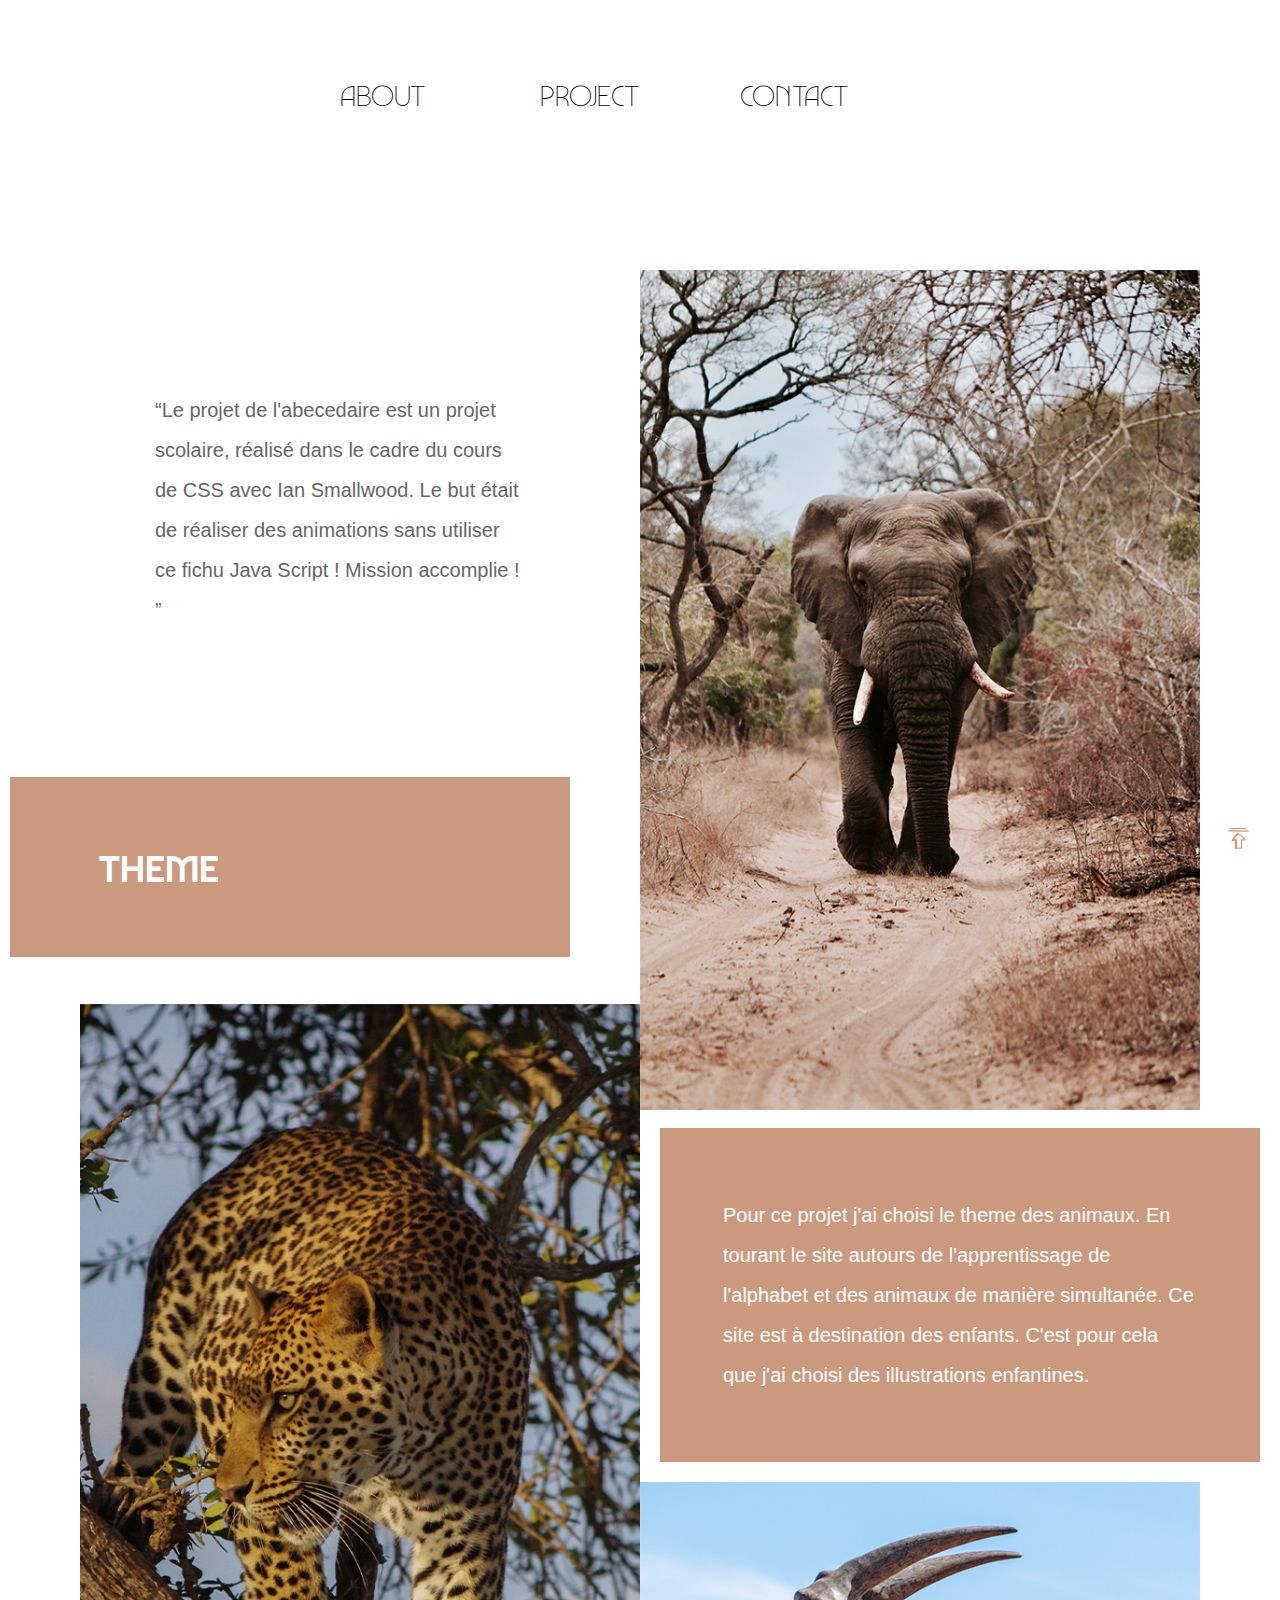
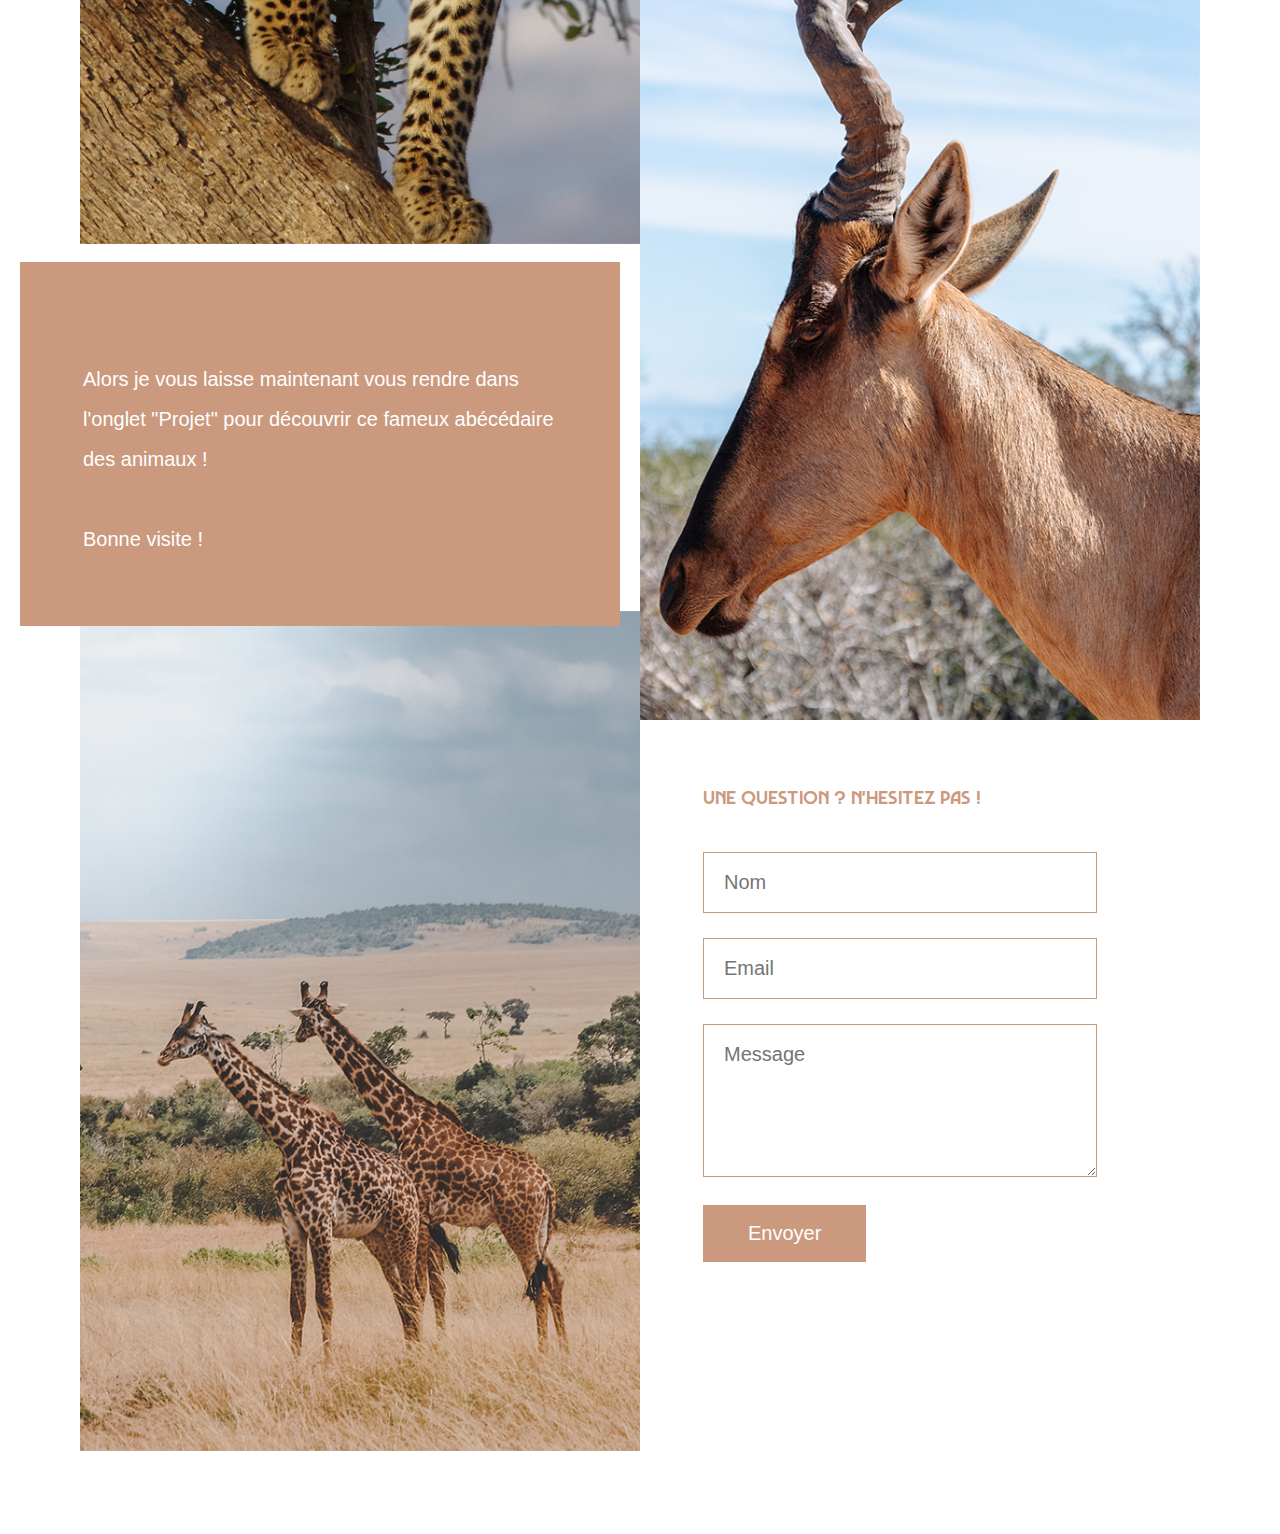
<file: about.html>
<!DOCTYPE html>
<html>
  <head>
    <meta charset="UTF-8">
    <meta name="viewport" content="width=device-width, initial-scale=1.0">
    <meta http-equiv="X-UA-Compatible" content="ie=edge">
    <title>abécédaire</title>
    <link rel="stylesheet" href="asset/reset.css">
    <link rel="stylesheet" href="asset/about.css">


</head>

<header>

	<ul class="menu">
    <li>
        <a href="about.html">About</a>
    </li>
    <li>
        <a href="index.html">Project</a>
    </li>
    <li>
        <a href="contact.html">Contact</a>
    </li>
</ul>

</header>


<body class="about">

	<div id="scroll_to_top">
    <a href="#top"><img src="top.svg" alt="Retourner en haut" /></a>
</div>


<main class="tm-container masonry">
        <div class="item tm-bg-white tm-block tm-block-left" data-desktop-seq-no="1" data-mobile-seq-no="1">
            <p class="tm-hero-text">&ldquo;Le projet de l'abecedaire est un projet scolaire, réalisé dans le cadre du cours de CSS avec Ian Smallwood. Le but était de réaliser des animations sans utiliser ce fichu Java Script ! Mission accomplie ! &rdquo;</p>
            <header class="tm-block-brand">
                <div class="tm-bg-primary-dark tm-text-white tm-block-brand-inner">
                    <i class="fas fa-braille fa-3x"></i>
                    <h1 class="tm-brand-name">Theme</h1>
                </div>
            </header>
        </div>
        <div class="item" data-desktop-seq-no="2" data-mobile-seq-no="4">
            <img src="img/image-01.jpg" alt="Image" class="tm-img-left">
        </div>
        <div class="item tm-bg-secondary tm-text-white tm-block tm-block-wider tm-block-pad tm-block-left-2" data-desktop-seq-no="3"
            data-mobile-seq-no="5">
            <i class="fas fa-award fa-4x tm-block-icon"></i>
            <p>Alors je vous laisse maintenant vous rendre dans l'onglet "Projet" pour découvrir ce fameux abécédaire des animaux ! 
            	<br>
            	<br>
            Bonne visite !</p>
           
        </div>
        <div class="item" data-desktop-seq-no="4" data-mobile-seq-no="8">
            <img src="img/image-04.jpg" alt="Image" class="tm-img-left">
        </div>
        
        <div class="item" data-desktop-seq-no="6" data-mobile-seq-no="2">
            <img src="img/image-02.jpg" alt="Image">
        </div>
        <div class="item tm-block-right" data-desktop-seq-no="7" data-mobile-seq-no="3">
            <div class="tm-block-right-inner tm-bg-primary-light tm-text-white tm-block tm-block-wider tm-block-pad">
                <header>
                   
                </header>
                <p>Pour ce projet j'ai choisi le theme des animaux. En tourant le site autours de l'apprentissage de l'alphabet et des animaux de manière simultanée. Ce site est à destination des enfants. C'est pour cela que j'ai choisi des illustrations enfantines. 
                </p>
              
            </div>
        </div>

        <div class="item" data-desktop-seq-no="8" data-mobile-seq-no="6">
            <img src="img/image-03.jpg" alt="Image">
        </div>

        <div class="item tm-bg-white tm-block tm-form-section" data-desktop-seq-no="9" data-mobile-seq-no="7">
            <div class="tm-form-container tm-block-pad tm-pb-0">
                <header>
                    <h2 class="tm-text-uppercase tm-text-gray-light tm-mb">
                        Une question ? N'hesitez pas ! 
                    </h2>
                </header>
                <form action="index.html" class="tm-contact-form" method="POST">
                    <div class="tm-form-group">
                        <input type="text" id="contact_name" name="contact_name" class="form-control" placeholder="Nom" required/>
                    </div>
                    <div class="tm-form-group">
                        <input type="email" id="contact_email" name="contact_email" class="form-control" placeholder="Email" required/>
                    </div>
                    <div class="tm-form-group">
                        <textarea rows="5" id="contact_message" name="contact_message" class="form-control" placeholder="Message" required></textarea>
                    </div>
                    <div class="tm-text-right">
                        <button type="submit" class="tm-btn tm-btn-secondary tm-btn-pad-big">Envoyer</button>
                    </div>
                </form>
            </div>

    </main>
   
</body>

</html>
</file>
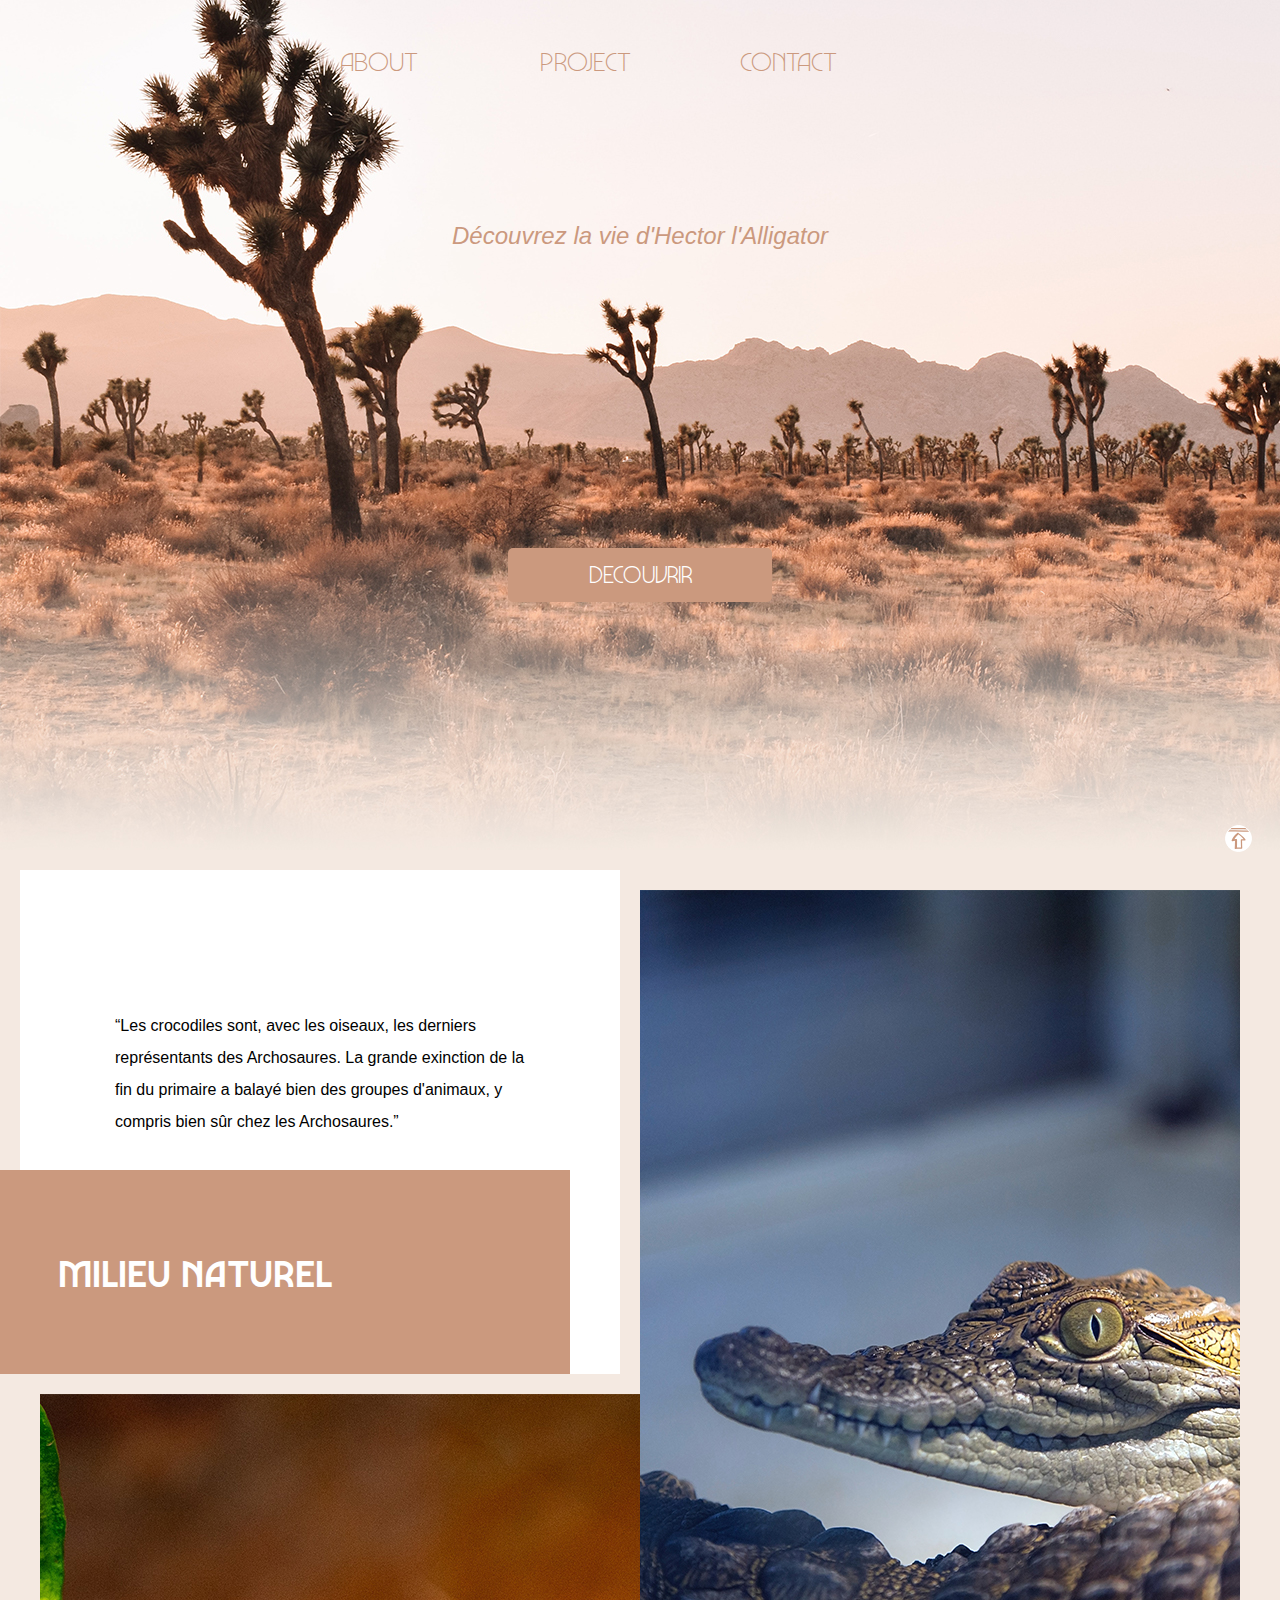
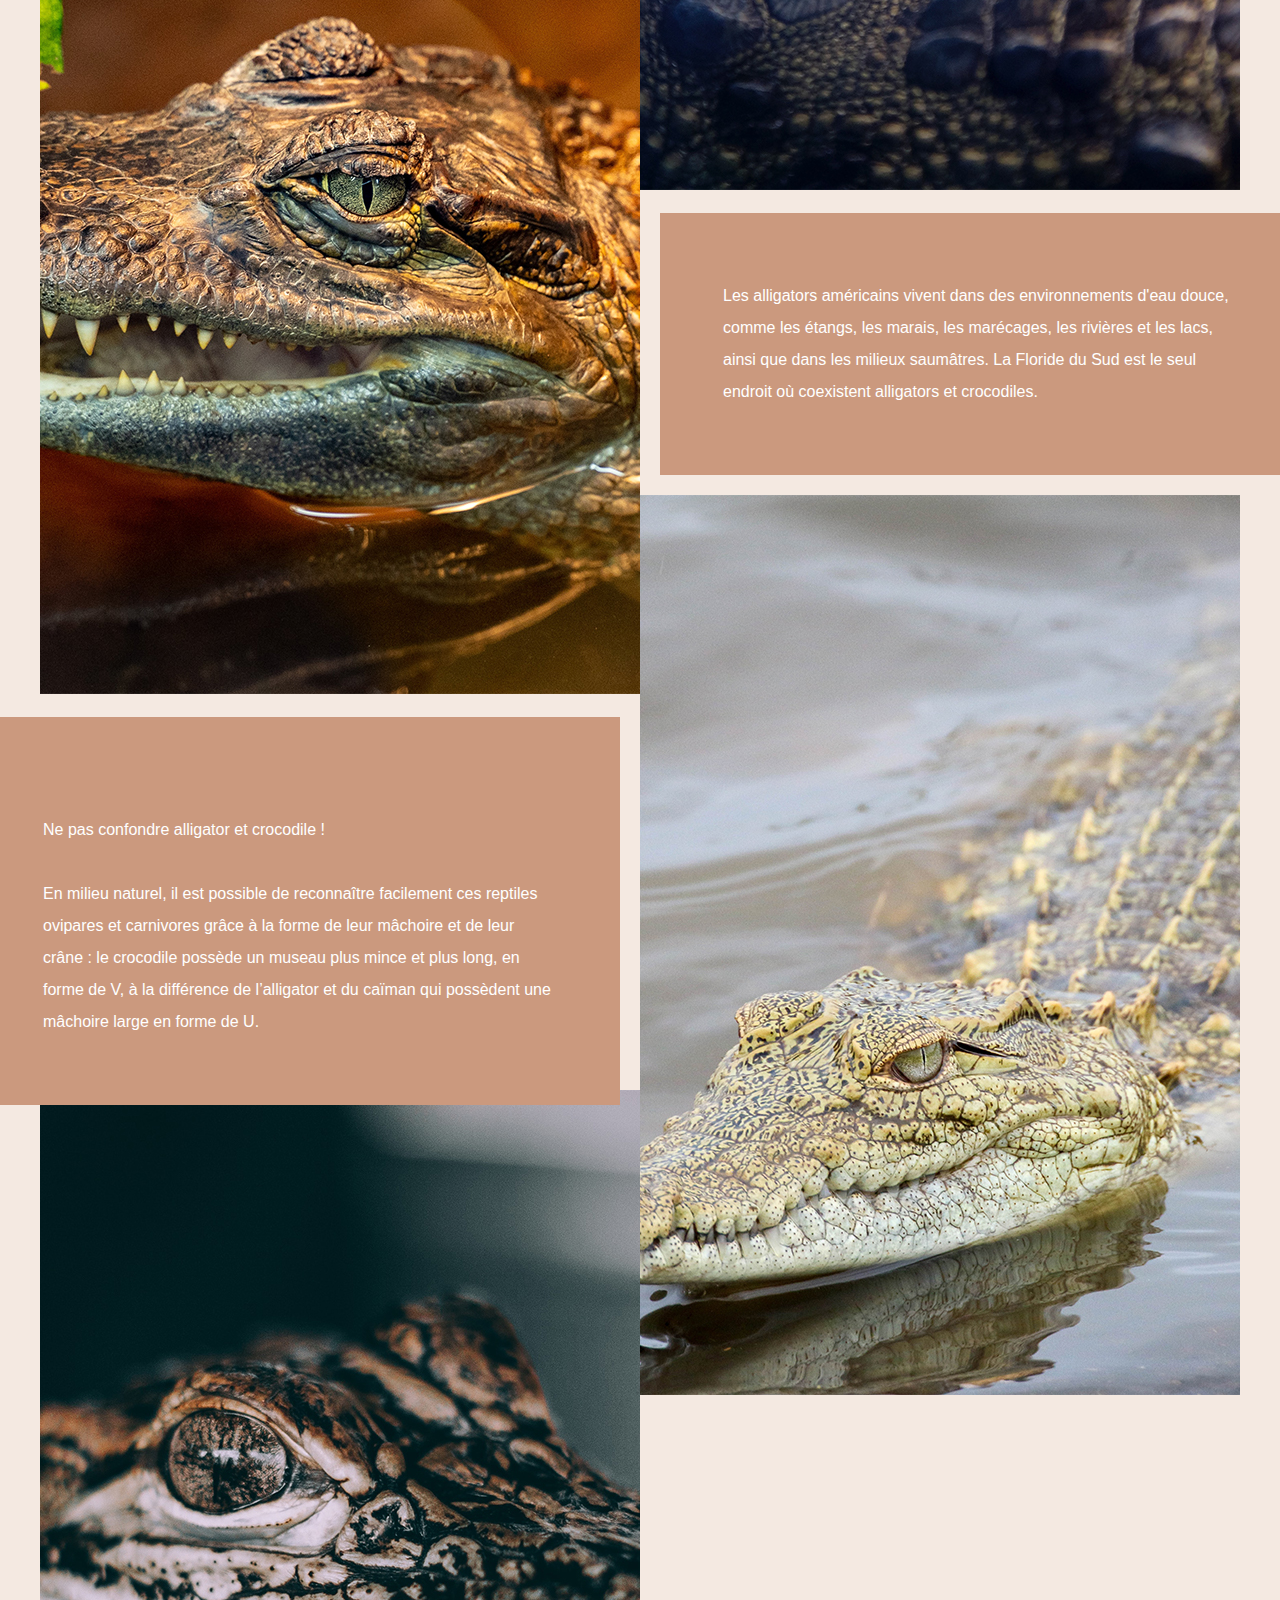
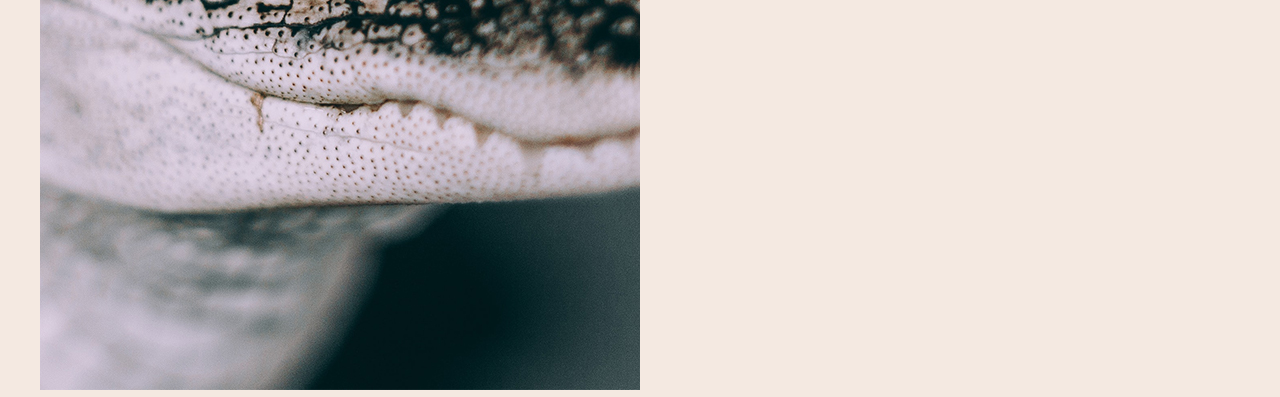
<file: alligator.html>
<!DOCTYPE html>
<html>
  <head>
    <meta charset="UTF-8">
    <meta name="viewport" content="width=device-width, initial-scale=1.0">
    <meta http-equiv="X-UA-Compatible" content="ie=edge">
    <title>abécédaire</title>
    <link rel="stylesheet" href="asset/reset.css">
    <link rel="stylesheet" href="asset/alligator.css">
</head>
<header id="alligator">

	<ul class="menu">
    <li>
        <a href="about.html">About</a>
    </li>
    <li>
        <a href="index.html">Project</a>
    </li>
    <li>
        <a href="contact.html">Contact</a>
    </li>
</ul>

	<p class="intro">Découvrez la vie d'Hector l'Alligator</p>
	
<section class="discover">
<a href="#filter-box" class="button"><span class="add">Decouvrir</span></a>
</section>

</header>


<body class="index">

	<div id="scroll_to_top">
    <a href="#top"><img src="top.svg" alt="Retourner en haut" /></a>
</div>

<main class="tm-container masonry">
        <div class="item tm-bg-white tm-block tm-block-left" data-desktop-seq-no="1" data-mobile-seq-no="1">
            <p class="tm-hero-text">&ldquo;Les crocodiles sont, avec les oiseaux, les derniers représentants des Archosaures. La grande exinction de la fin du primaire a balayé bien des groupes d'animaux, y compris bien sûr chez les Archosaures.&rdquo;</p>
            
                <div class="tm-bg-primary-dark tm-text-white tm-block-brand-inner">
                    <i class="fas fa-braille fa-3x"></i>
                    <h1 class="tm-brand-name">Milieu naturel</h1>
                </div>
           
        </div>
        <div class="item" data-desktop-seq-no="2" data-mobile-seq-no="4">
            <img src="img/image-05.jpg" alt="Image" class="tm-img-left">
        </div>
        <div class="item tm-bg-secondary tm-text-white tm-block tm-block-wider tm-block-pad tm-block-left-2" data-desktop-seq-no="3"
            data-mobile-seq-no="5">
            <i class="fas fa-award fa-4x tm-block-icon"></i>
            <p> Ne pas confondre alligator et crocodile ! <br> <br>En milieu naturel, il est possible de reconnaître facilement ces reptiles ovipares et carnivores grâce à la forme de leur mâchoire et de leur crâne : le crocodile possède un museau plus mince et plus long, en forme de V, à la différence de l’alligator et du caïman qui possèdent une mâchoire large en forme de U.</p>
           
        </div>
        <div class="item" data-desktop-seq-no="4" data-mobile-seq-no="8">
            <img src="img/image-08.jpg" alt="Image" class="tm-img-left">
        </div>
        
        <div class="item" data-desktop-seq-no="6" data-mobile-seq-no="2">
            <img src="img/image-07.jpg" alt="Image">
        </div>
        <div class="item tm-block-right" data-desktop-seq-no="7" data-mobile-seq-no="3">
            <div class="tm-block-right-inner tm-bg-primary-light tm-text-white tm-block tm-block-wider tm-block-pad">
                
                <p>Les alligators américains vivent dans des environnements d'eau douce, comme les étangs, les marais, les marécages, les rivières et les lacs, ainsi que dans les milieux saumâtres. La Floride du Sud est le seul endroit où coexistent alligators et crocodiles.
                </p>
              
            </div>
        </div>

        <div class="item" data-desktop-seq-no="8" data-mobile-seq-no="6">
            <img src="img/image-06.jpg" alt="Image">
        </div>


    </main>
   
</body>

</html>
</file>
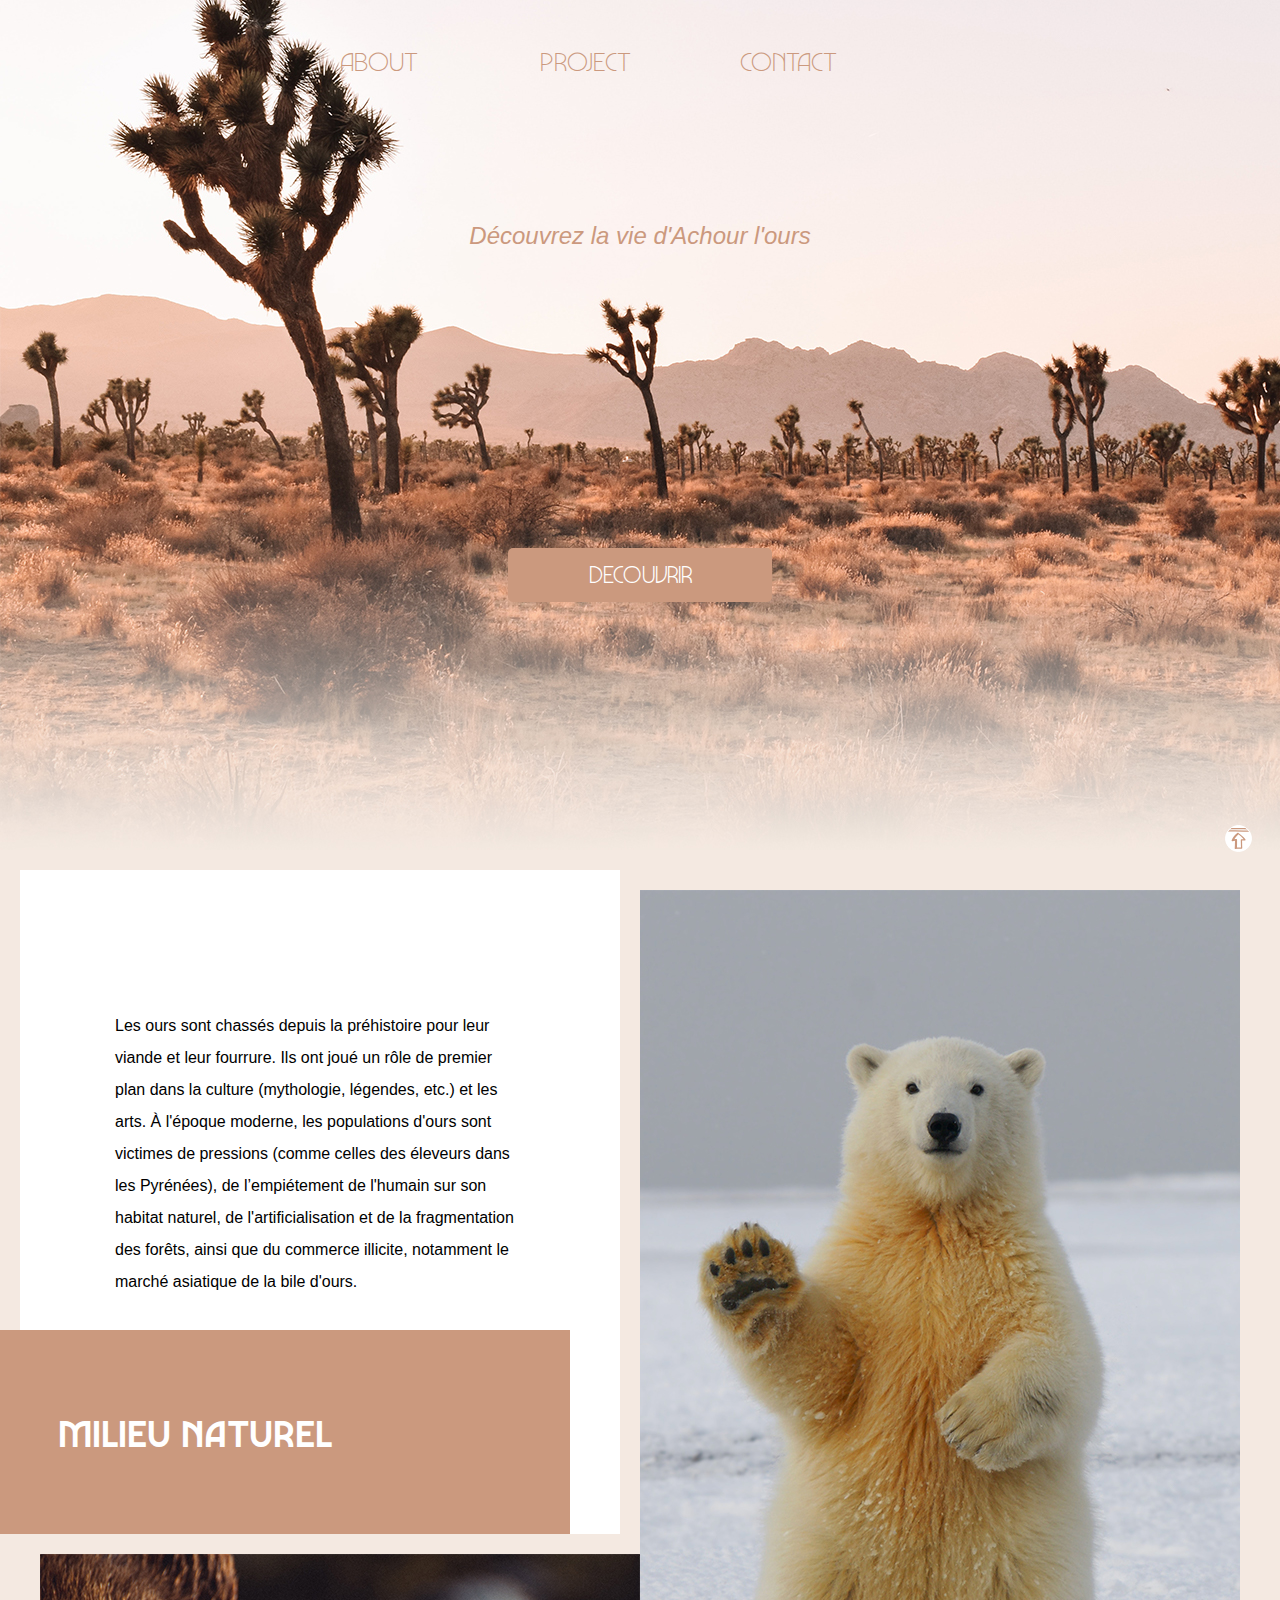
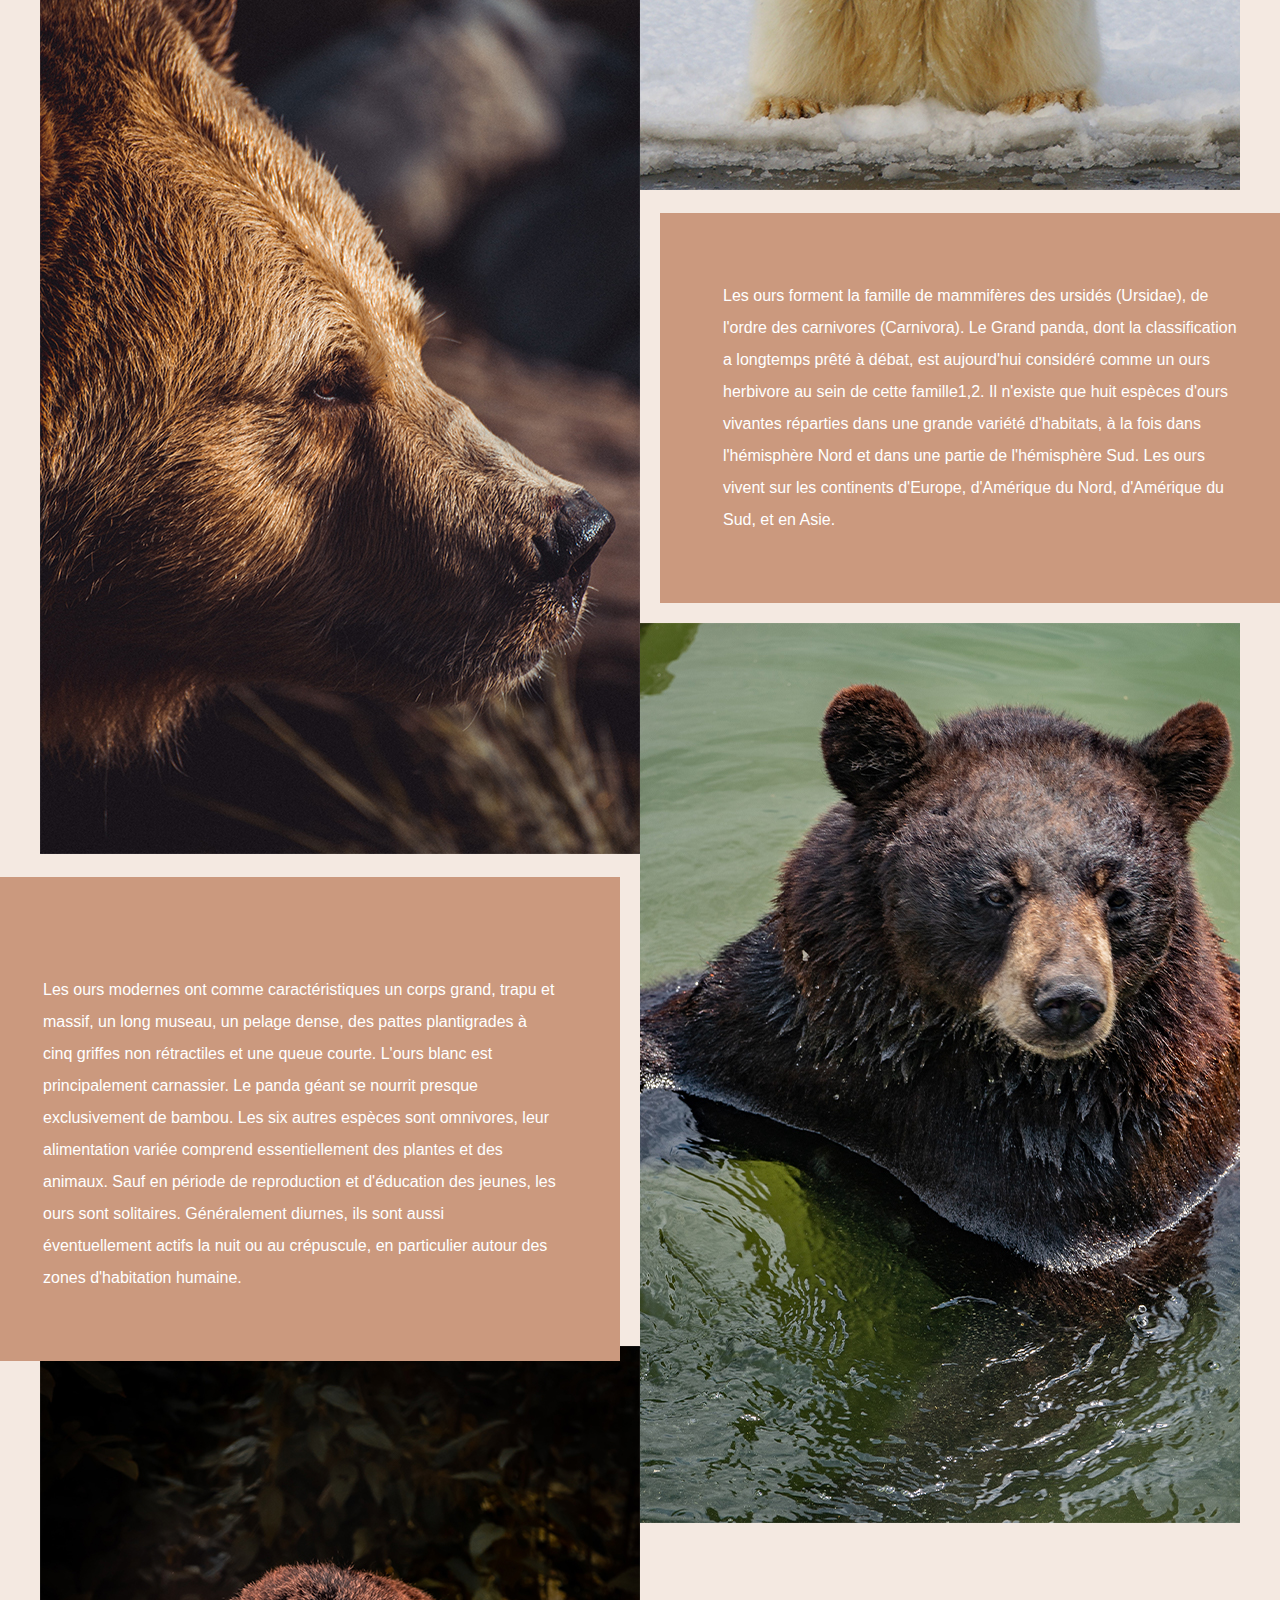
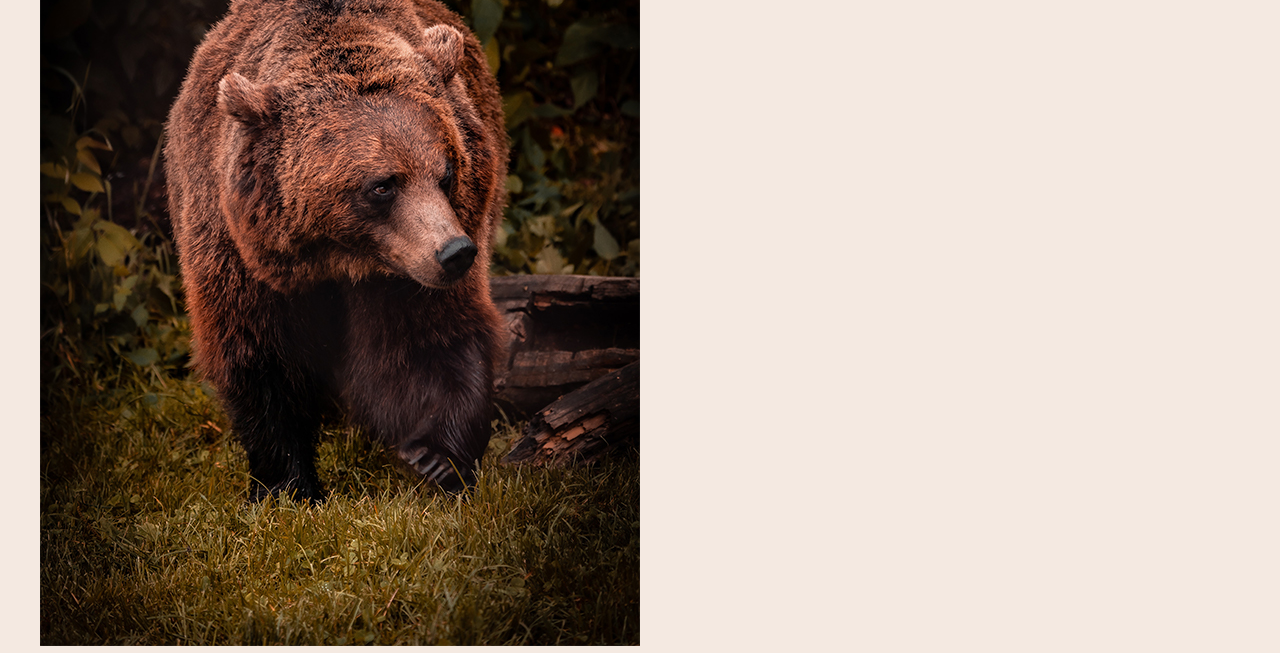
<file: bear.html>
<!DOCTYPE html>
<html>
  <head>
    <meta charset="UTF-8">
    <meta name="viewport" content="width=device-width, initial-scale=1.0">
    <meta http-equiv="X-UA-Compatible" content="ie=edge">
    <title>abécédaire</title>
    <link rel="stylesheet" href="asset/reset.css">
    <link rel="stylesheet" href="asset/alligator.css">
</head>
<header id="alligator">

	<ul class="menu">
    <li>
        <a href="about.html">About</a>
    </li>
    <li>
        <a href="index.html">Project</a>
    </li>
    <li>
        <a href="contact.html">Contact</a>
    </li>
</ul>

	<p class="intro">Découvrez la vie d'Achour l'ours</p>
	
<section class="discover">
<a href="#filter-box" class="button"><span class="add">Decouvrir</span></a>
</section>

</header>


<body class="index">

	<div id="scroll_to_top">
    <a href="#top"><img src="top.svg" alt="Retourner en haut" /></a>
</div>

<main class="tm-container masonry">
        <div class="item tm-bg-white tm-block tm-block-left" data-desktop-seq-no="1" data-mobile-seq-no="1">
            <p class="tm-hero-text">Les ours sont chassés depuis la préhistoire pour leur viande et leur fourrure. Ils ont joué un rôle de premier plan dans la culture (mythologie, légendes, etc.) et les arts. À l'époque moderne, les populations d'ours sont victimes de pressions (comme celles des éleveurs dans les Pyrénées), de l’empiétement de l'humain sur son habitat naturel, de l'artificialisation et de la fragmentation des forêts, ainsi que du commerce illicite, notamment le marché asiatique de la bile d'ours.</p>
            
                <div class="tm-bg-primary-dark tm-text-white tm-block-brand-inner">
                    <i class="fas fa-braille fa-3x"></i>
                    <h1 class="tm-brand-name">Milieu naturel</h1>
                </div>
           
        </div>
        <div class="item" data-desktop-seq-no="2" data-mobile-seq-no="4">
            <img src="img/image-09.jpg" alt="Image" class="tm-img-left">
        </div>
        <div class="item tm-bg-secondary tm-text-white tm-block tm-block-wider tm-block-pad tm-block-left-2" data-desktop-seq-no="3"
            data-mobile-seq-no="5">
            <i class="fas fa-award fa-4x tm-block-icon"></i>
            <p>Les ours modernes ont comme caractéristiques un corps grand, trapu et massif, un long museau, un pelage dense, des pattes plantigrades à cinq griffes non rétractiles et une queue courte. L'ours blanc est principalement carnassier. Le panda géant se nourrit presque exclusivement de bambou. Les six autres espèces sont omnivores, leur alimentation variée comprend essentiellement des plantes et des animaux. Sauf en période de reproduction et d'éducation des jeunes, les ours sont solitaires. Généralement diurnes, ils sont aussi éventuellement actifs la nuit ou au crépuscule, en particulier autour des zones d'habitation humaine. </p>
           
        </div>
        <div class="item" data-desktop-seq-no="4" data-mobile-seq-no="8">
            <img src="img/image-10.jpg" alt="Image" class="tm-img-left">
        </div>
        
        <div class="item" data-desktop-seq-no="6" data-mobile-seq-no="2">
            <img src="img/image-11.jpg" alt="Image">
        </div>
        <div class="item tm-block-right" data-desktop-seq-no="7" data-mobile-seq-no="3">
            <div class="tm-block-right-inner tm-bg-primary-light tm-text-white tm-block tm-block-wider tm-block-pad">
                
                <p>Les ours forment la famille de mammifères des ursidés (Ursidae), de l'ordre des carnivores (Carnivora). Le Grand panda, dont la classification a longtemps prêté à débat, est aujourd'hui considéré comme un ours herbivore au sein de cette famille1,2. Il n'existe que huit espèces d'ours vivantes réparties dans une grande variété d'habitats, à la fois dans l'hémisphère Nord et dans une partie de l'hémisphère Sud. Les ours vivent sur les continents d'Europe, d'Amérique du Nord, d'Amérique du Sud, et en Asie.
                </p>
              
            </div>
        </div>

        <div class="item" data-desktop-seq-no="8" data-mobile-seq-no="6">
            <img src="img/image-12.jpg" alt="Image">
        </div>


    </main>
   
</body>

</html>
</file>
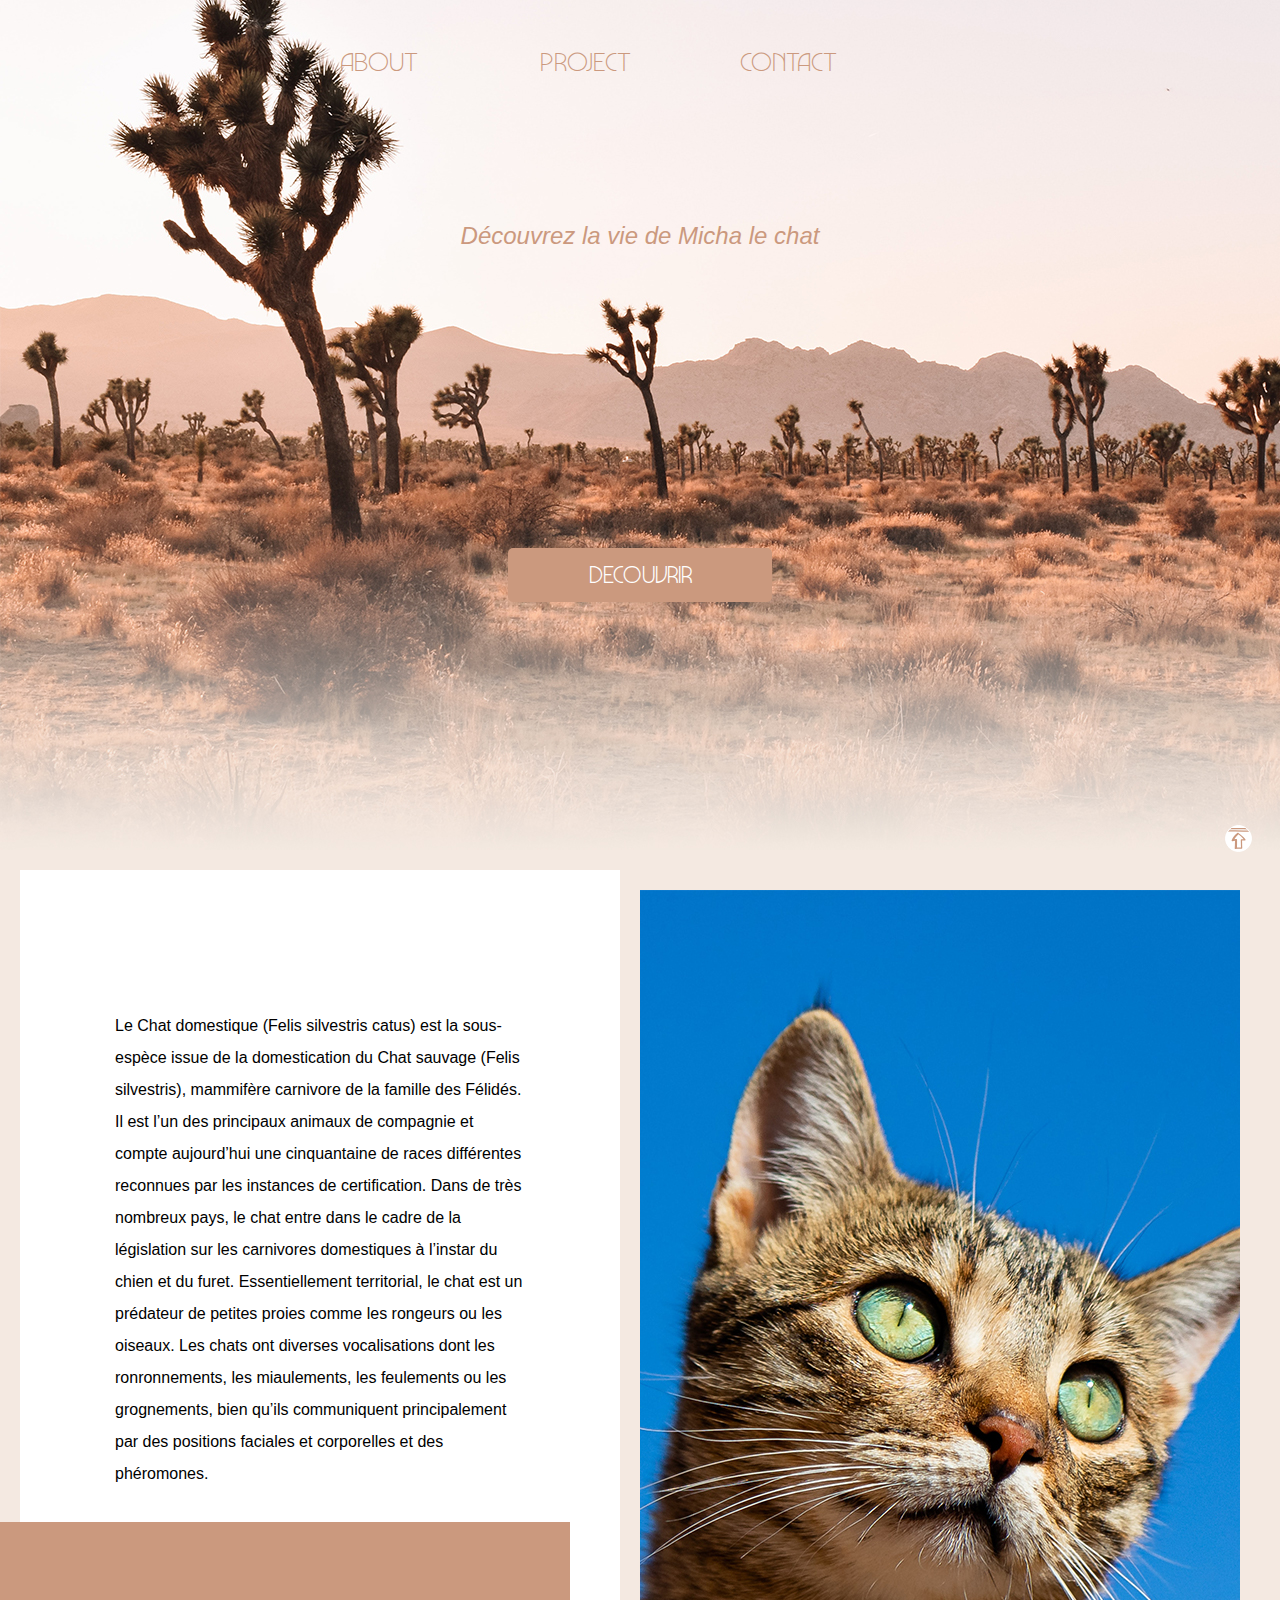
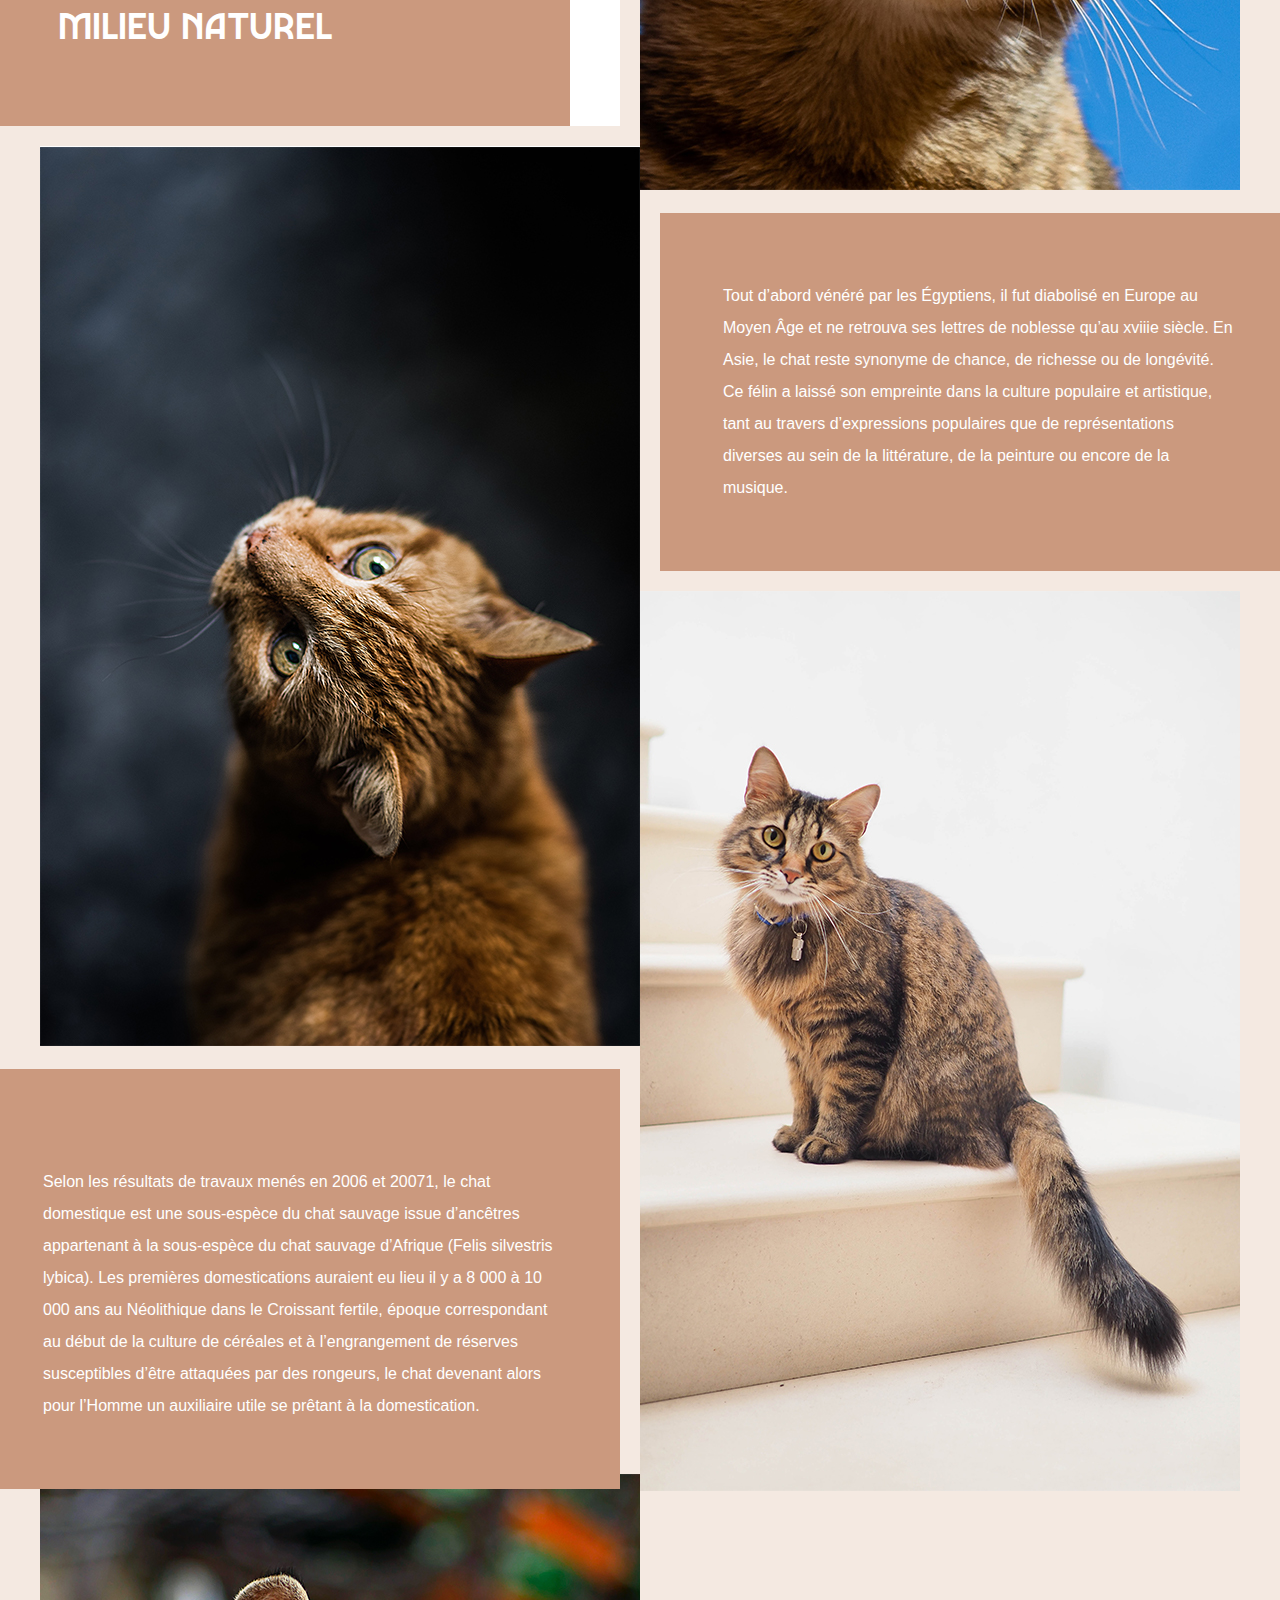
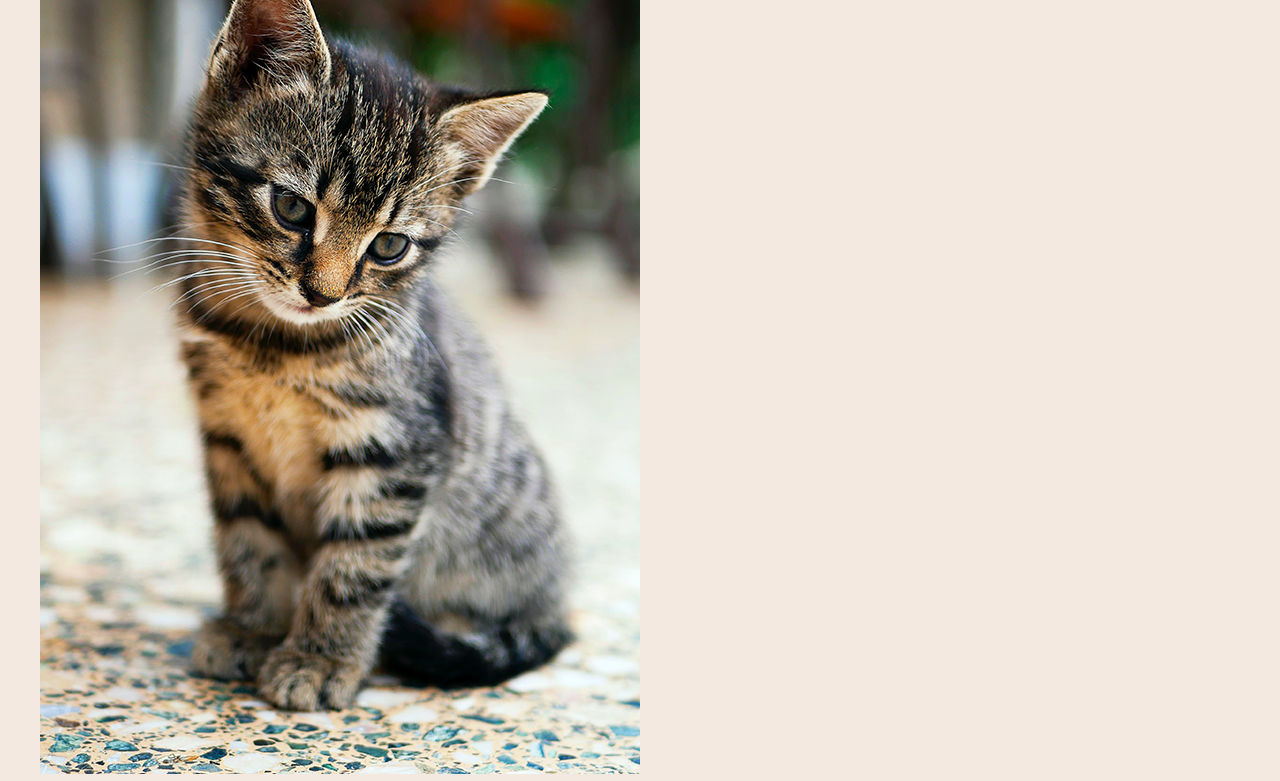
<file: cat.html>
<!DOCTYPE html>
<html>
  <head>
    <meta charset="UTF-8">
    <meta name="viewport" content="width=device-width, initial-scale=1.0">
    <meta http-equiv="X-UA-Compatible" content="ie=edge">
    <title>abécédaire</title>
    <link rel="stylesheet" href="asset/reset.css">
    <link rel="stylesheet" href="asset/alligator.css">
</head>
<header id="alligator">

	<ul class="menu">
    <li>
        <a href="about.html">About</a>
    </li>
    <li>
        <a href="index.html">Project</a>
    </li>
    <li>
        <a href="contact.html">Contact</a>
    </li>
</ul>

	<p class="intro">Découvrez la vie de Micha le chat</p>
	
<section class="discover">
<a href="#filter-box" class="button"><span class="add">Decouvrir</span></a>
</section>

</header>


<body class="index">

	<div id="scroll_to_top">
    <a href="#top"><img src="top.svg" alt="Retourner en haut" /></a>
</div>

<main class="tm-container masonry">
        <div class="item tm-bg-white tm-block tm-block-left" data-desktop-seq-no="1" data-mobile-seq-no="1">
            <p class="tm-hero-text">Le Chat domestique (Felis silvestris catus) est la sous-espèce issue de la domestication du Chat sauvage (Felis silvestris), mammifère carnivore de la famille des Félidés.

Il est l’un des principaux animaux de compagnie et compte aujourd’hui une cinquantaine de races différentes reconnues par les instances de certification. Dans de très nombreux pays, le chat entre dans le cadre de la législation sur les carnivores domestiques à l’instar du chien et du furet. Essentiellement territorial, le chat est un prédateur de petites proies comme les rongeurs ou les oiseaux. Les chats ont diverses vocalisations dont les ronronnements, les miaulements, les feulements ou les grognements, bien qu’ils communiquent principalement par des positions faciales et corporelles et des phéromones.</p>
            
                <div class="tm-bg-primary-dark tm-text-white tm-block-brand-inner">
                    <i class="fas fa-braille fa-3x"></i>
                    <h1 class="tm-brand-name">Milieu naturel</h1>
                </div>
           
        </div>
        <div class="item" data-desktop-seq-no="2" data-mobile-seq-no="4">
            <img src="img/image-13.jpg" alt="Image" class="tm-img-left">
        </div>
        <div class="item tm-bg-secondary tm-text-white tm-block tm-block-wider tm-block-pad tm-block-left-2" data-desktop-seq-no="3"
            data-mobile-seq-no="5">
            <i class="fas fa-award fa-4x tm-block-icon"></i>
            <p>Selon les résultats de travaux menés en 2006 et 20071, le chat domestique est une sous-espèce du chat sauvage issue d’ancêtres appartenant à la sous-espèce du chat sauvage d’Afrique (Felis silvestris lybica). Les premières domestications auraient eu lieu il y a 8 000 à 10 000 ans au Néolithique dans le Croissant fertile, époque correspondant au début de la culture de céréales et à l’engrangement de réserves susceptibles d’être attaquées par des rongeurs, le chat devenant alors pour l’Homme un auxiliaire utile se prêtant à la domestication. </p>
           
        </div>
        <div class="item" data-desktop-seq-no="4" data-mobile-seq-no="8">
            <img src="img/image-14.jpg" alt="Image" class="tm-img-left">
        </div>
        
        <div class="item" data-desktop-seq-no="6" data-mobile-seq-no="2">
            <img src="img/image-15.jpg" alt="Image">
        </div>
        <div class="item tm-block-right" data-desktop-seq-no="7" data-mobile-seq-no="3">
            <div class="tm-block-right-inner tm-bg-primary-light tm-text-white tm-block tm-block-wider tm-block-pad">
                
                <p>Tout d’abord vénéré par les Égyptiens, il fut diabolisé en Europe au Moyen Âge et ne retrouva ses lettres de noblesse qu’au xviiie siècle. En Asie, le chat reste synonyme de chance, de richesse ou de longévité. Ce félin a laissé son empreinte dans la culture populaire et artistique, tant au travers d’expressions populaires que de représentations diverses au sein de la littérature, de la peinture ou encore de la musique.
                </p>
              
            </div>
        </div>

        <div class="item" data-desktop-seq-no="8" data-mobile-seq-no="6">
            <img src="img/image-16.jpg" alt="Image">
        </div>


    </main>
   
</body>

</html>
</file>
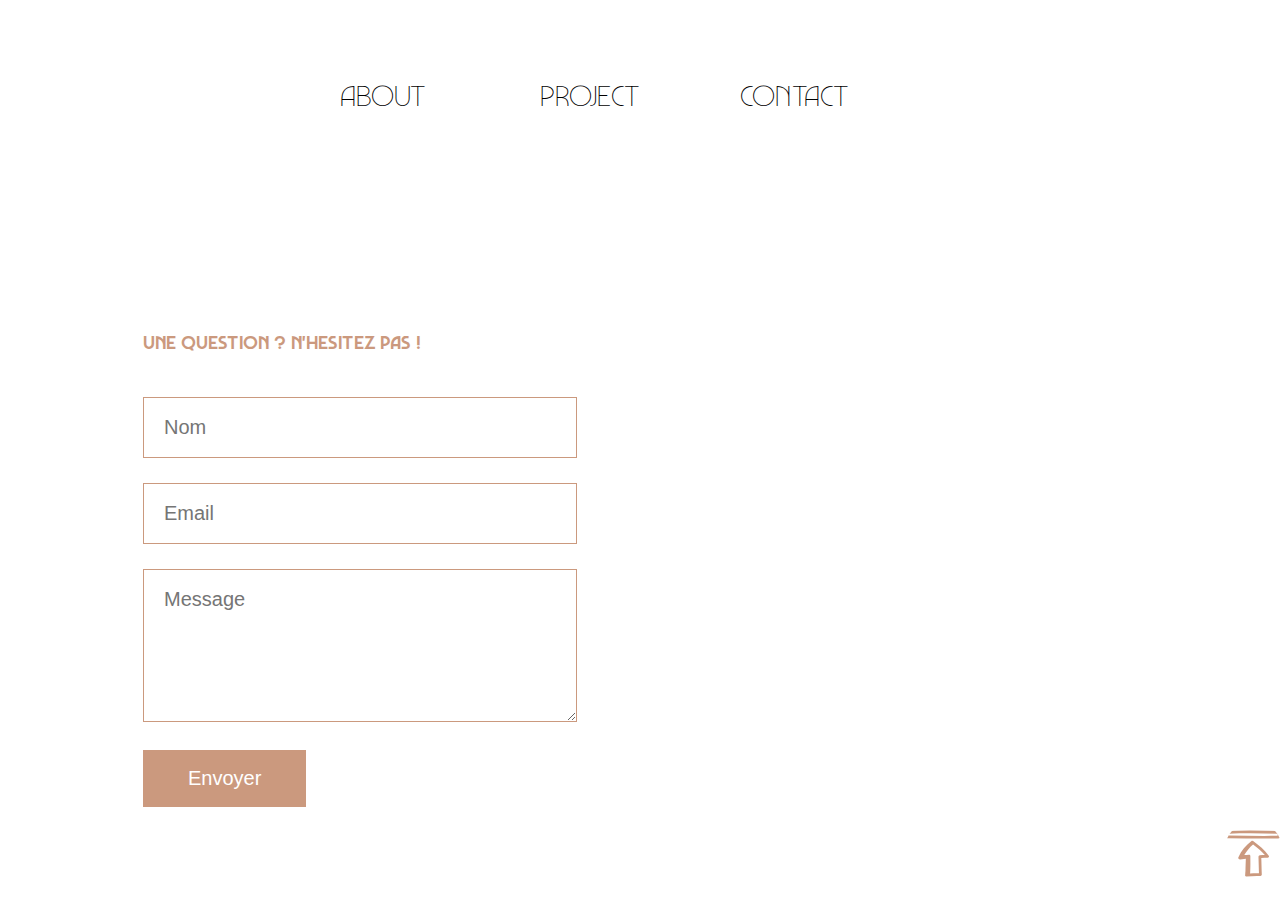
<file: contact.html>
<!DOCTYPE html>
<html>
  <head>
    <meta charset="UTF-8">
    <meta name="viewport" content="width=device-width, initial-scale=1.0">
    <meta http-equiv="X-UA-Compatible" content="ie=edge">
    <title>abécédaire</title>
    <link rel="stylesheet" href="asset/reset.css">
    <link rel="stylesheet" href="asset/contact.css">

</head>
<header>

	<ul class="menu">
    <li>
        <a href="about.html">About</a>
    </li>
    <li>
        <a href="index.html">Project</a>
    </li>
    <li>
        <a href="contact.html">Contact</a>
    </li>
</ul>

</header>

<body class="contact">
	<div id="scroll_to_top">
    <a href="#top"><img src="top.svg" alt="Retourner en haut" /></a>
</div>
<div class="item tm-bg-white tm-block tm-form-section" data-desktop-seq-no="9" data-mobile-seq-no="7">
            <div class="tm-form-container tm-block-pad tm-pb-0">
                <header>
                    <h2 class="tm-text-uppercase tm-text-gray-light tm-mb">
                        Une question ? N'hesitez pas ! 
                    </h2>
                </header>
                <form action="index.html" class="tm-contact-form" method="POST">
                    <div class="tm-form-group">
                        <input type="text" id="contact_name" name="contact_name" class="form-control" placeholder="Nom" required/>
                    </div>
                    <div class="tm-form-group">
                        <input type="email" id="contact_email" name="contact_email" class="form-control" placeholder="Email" required/>
                    </div>
                    <div class="tm-form-group">
                        <textarea rows="5" id="contact_message" name="contact_message" class="form-control" placeholder="Message" required></textarea>
                    </div>
                    <div class="tm-text-right">
                        <button type="submit" class="tm-btn tm-btn-secondary tm-btn-pad-big">Envoyer</button>
                    </div>
                </form>
            </div>

</body>
</html>
</file>
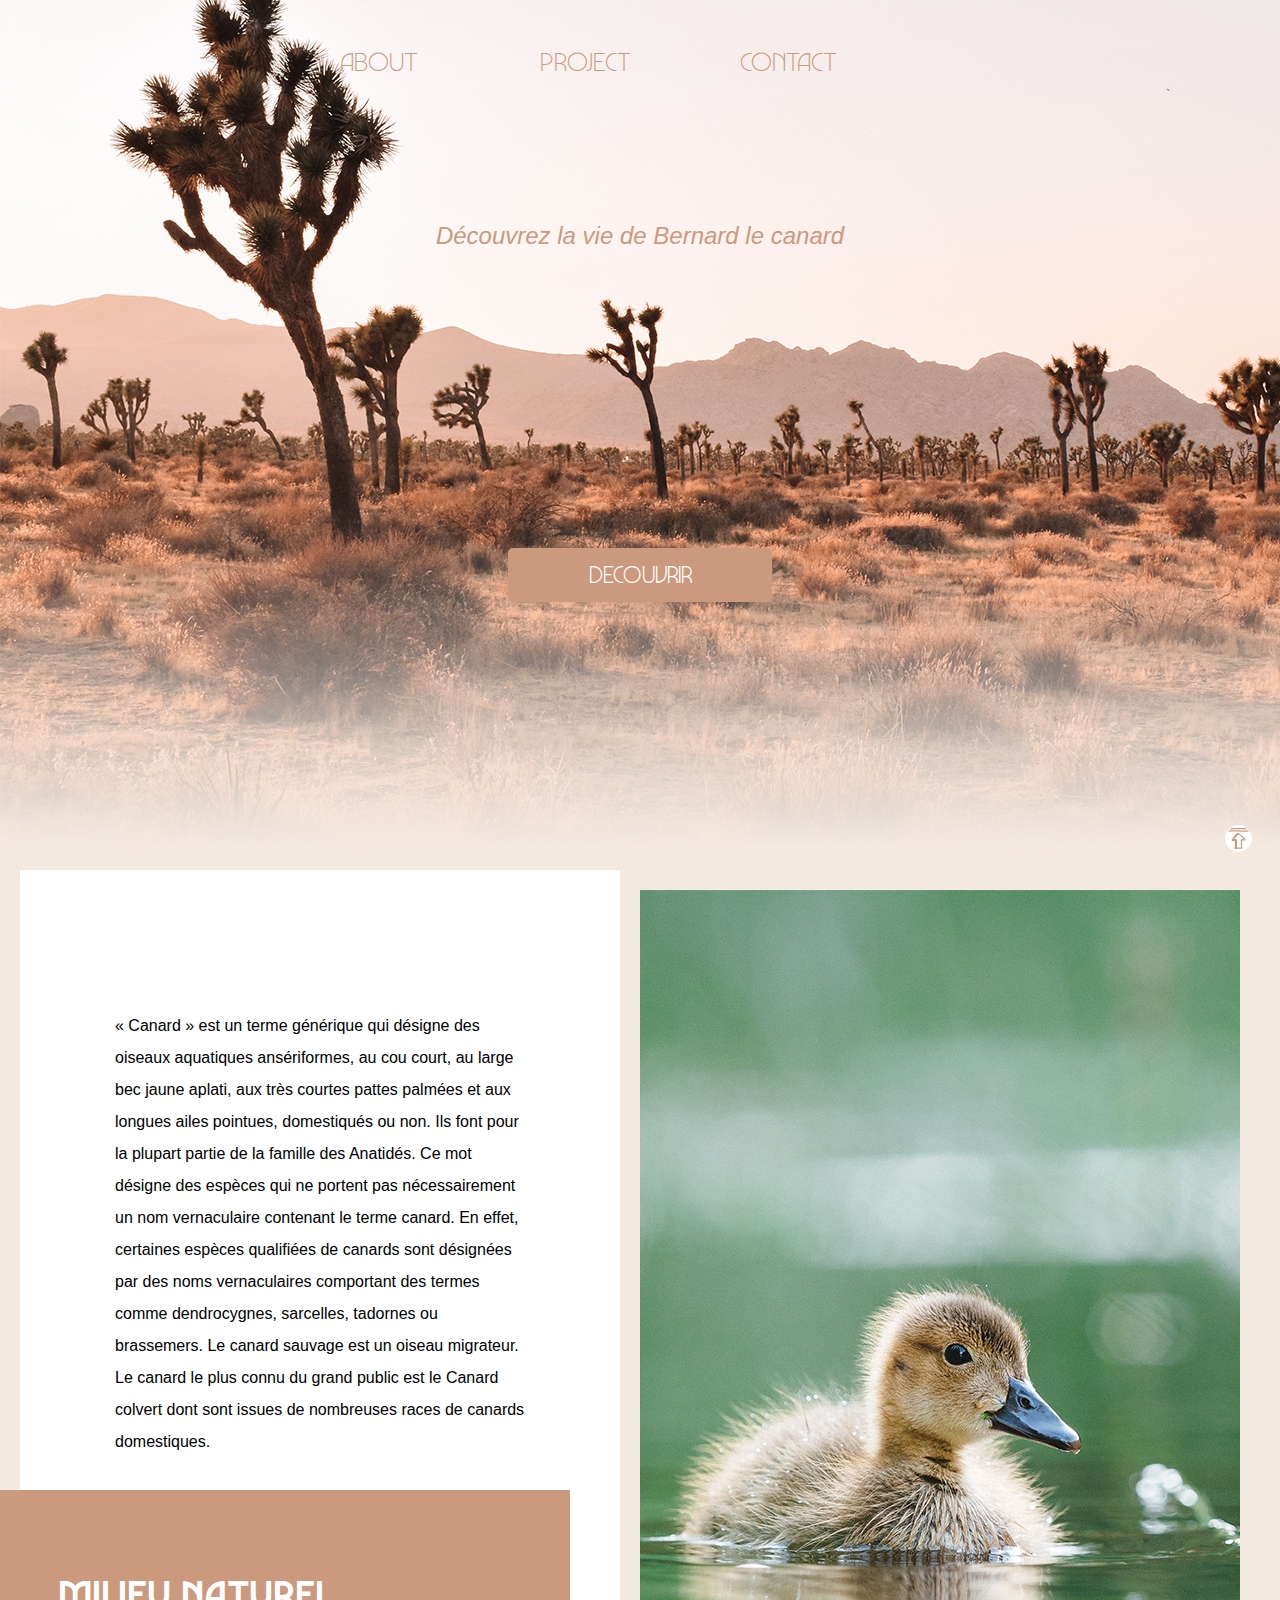
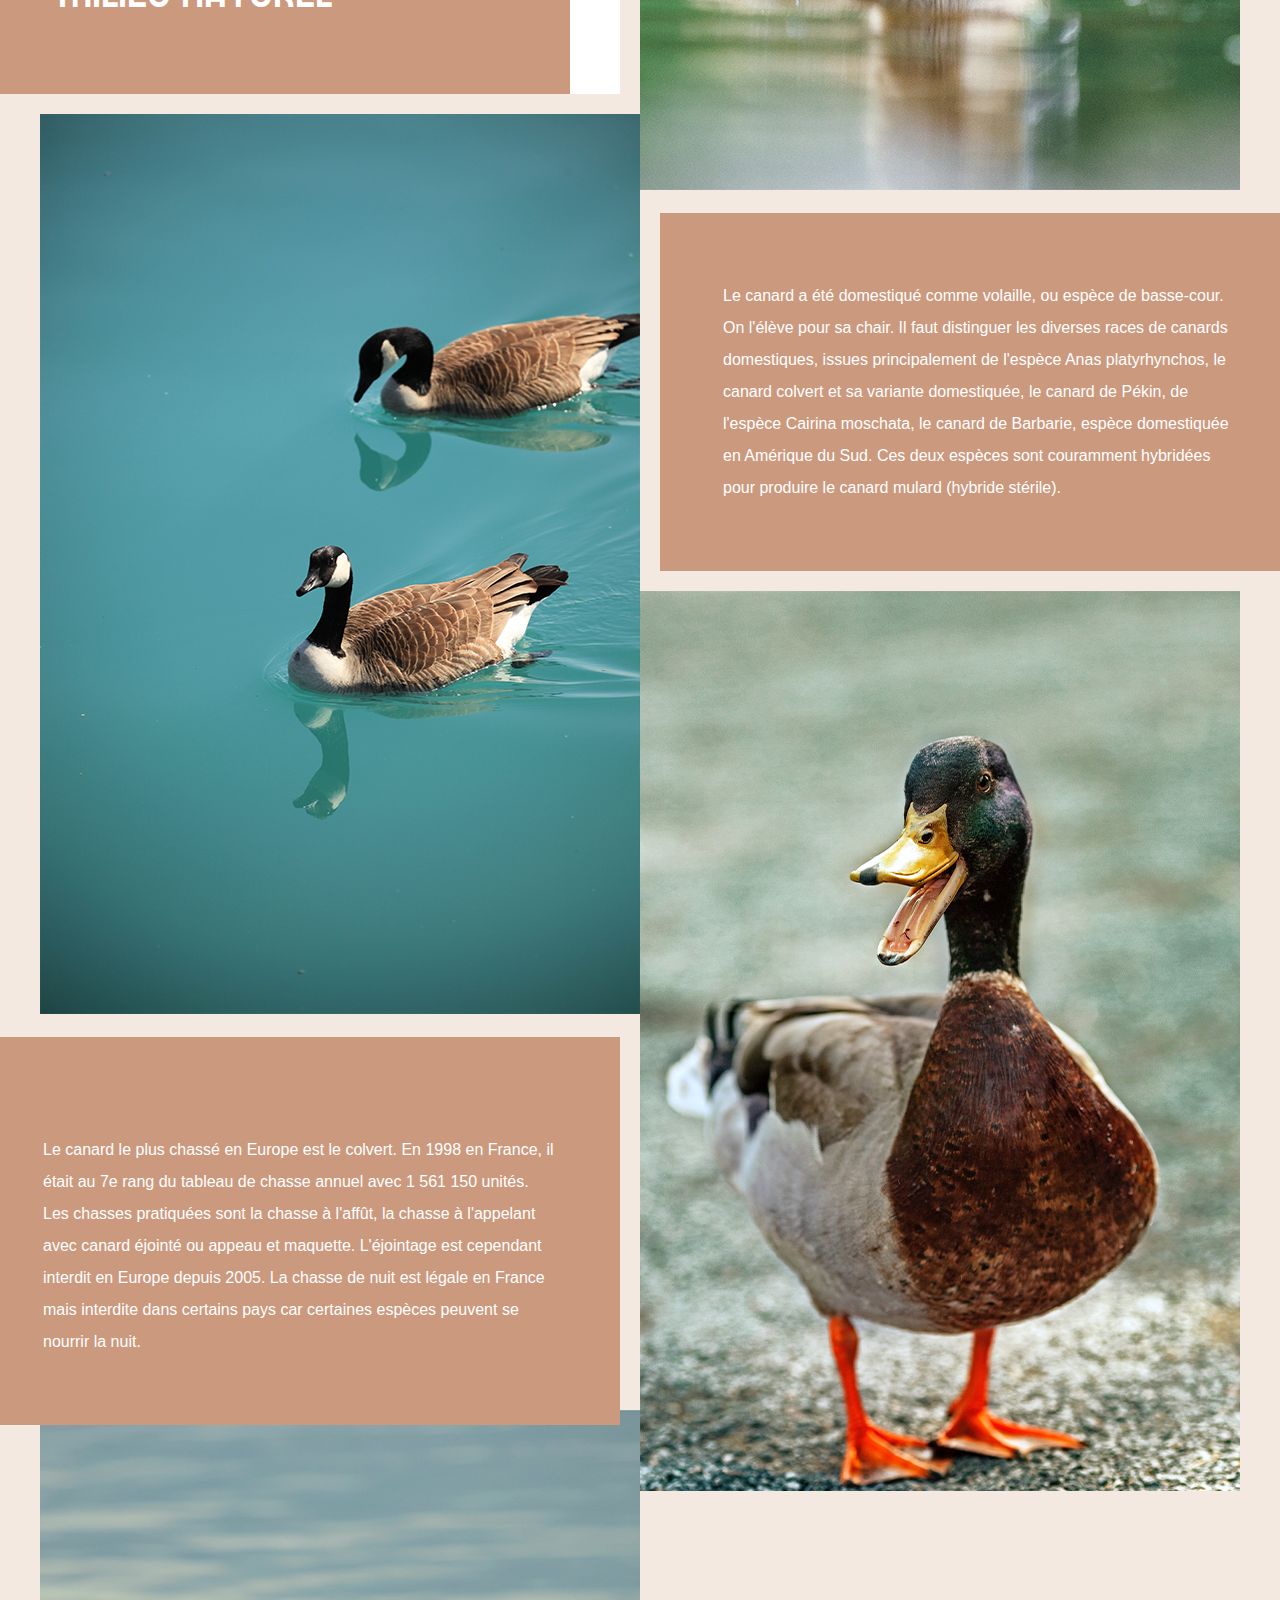
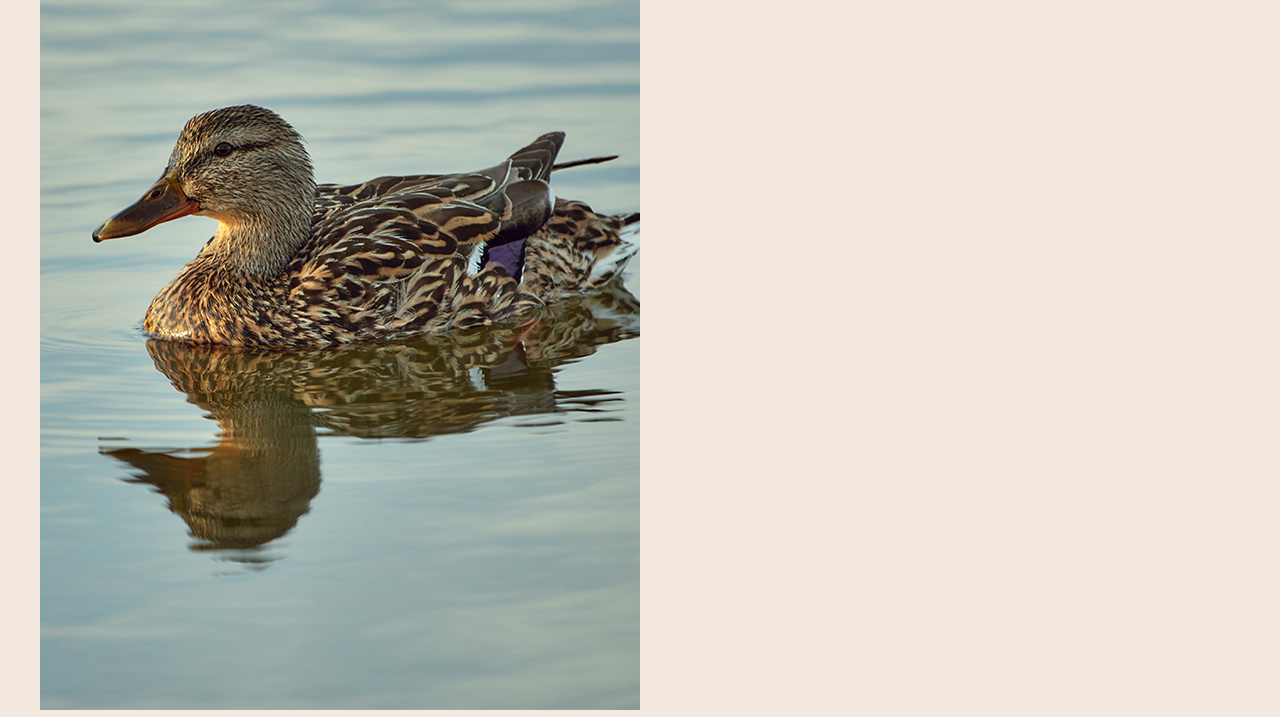
<file: duck.html>
<!DOCTYPE html>
<html>
  <head>
    <meta charset="UTF-8">
    <meta name="viewport" content="width=device-width, initial-scale=1.0">
    <meta http-equiv="X-UA-Compatible" content="ie=edge">
    <title>abécédaire</title>
    <link rel="stylesheet" href="asset/reset.css">
    <link rel="stylesheet" href="asset/alligator.css">
</head>
<header id="alligator">

	<ul class="menu">
    <li>
        <a href="about.html">About</a>
    </li>
    <li>
        <a href="index.html">Project</a>
    </li>
    <li>
        <a href="contact.html">Contact</a>
    </li>
</ul>

	<p class="intro">Découvrez la vie de Bernard le canard</p>
	
<section class="discover">
<a href="#filter-box" class="button"><span class="add">Decouvrir</span></a>
</section>

</header>


<body class="index">

	<div id="scroll_to_top">
    <a href="#top"><img src="top.svg" alt="Retourner en haut" /></a>
</div>

<main class="tm-container masonry">
        <div class="item tm-bg-white tm-block tm-block-left" data-desktop-seq-no="1" data-mobile-seq-no="1">
            <p class="tm-hero-text">« Canard » est un terme générique qui désigne des oiseaux aquatiques ansériformes, au cou court, au large bec jaune aplati, aux très courtes pattes palmées et aux longues ailes pointues, domestiqués ou non.

Ils font pour la plupart partie de la famille des Anatidés. Ce mot désigne des espèces qui ne portent pas nécessairement un nom vernaculaire contenant le terme canard. En effet, certaines espèces qualifiées de canards sont désignées par des noms vernaculaires comportant des termes comme dendrocygnes, sarcelles, tadornes ou brassemers. Le canard sauvage est un oiseau migrateur. Le canard le plus connu du grand public est le Canard colvert dont sont issues de nombreuses races de canards domestiques.</p>
            
                <div class="tm-bg-primary-dark tm-text-white tm-block-brand-inner">
                    <i class="fas fa-braille fa-3x"></i>
                    <h1 class="tm-brand-name">Milieu naturel</h1>
                </div>
           
        </div>
        <div class="item" data-desktop-seq-no="2" data-mobile-seq-no="4">
            <img src="img/image-19.jpg" alt="Image" class="tm-img-left">
        </div>
        <div class="item tm-bg-secondary tm-text-white tm-block tm-block-wider tm-block-pad tm-block-left-2" data-desktop-seq-no="3"
            data-mobile-seq-no="5">
            <i class="fas fa-award fa-4x tm-block-icon"></i>
            <p>Le canard le plus chassé en Europe est le colvert. En 1998 en France, il était au 7e rang du tableau de chasse annuel avec 1 561 150 unités. Les chasses pratiquées sont la chasse à l'affût, la chasse à l'appelant avec canard éjointé ou appeau et maquette. L'éjointage est cependant interdit en Europe depuis 2005. La chasse de nuit est légale en France mais interdite dans certains pays car certaines espèces peuvent se nourrir la nuit. </p>
           
        </div>
        <div class="item" data-desktop-seq-no="4" data-mobile-seq-no="8">
            <img src="img/image-17.jpg" alt="Image" class="tm-img-left">
        </div>
        
        <div class="item" data-desktop-seq-no="6" data-mobile-seq-no="2">
            <img src="img/image-18.jpg" alt="Image">
        </div>
        <div class="item tm-block-right" data-desktop-seq-no="7" data-mobile-seq-no="3">
            <div class="tm-block-right-inner tm-bg-primary-light tm-text-white tm-block tm-block-wider tm-block-pad">
                
                <p>Le canard a été domestiqué comme volaille, ou espèce de basse-cour. On l'élève pour sa chair. Il faut distinguer les diverses races de canards domestiques, issues principalement de l'espèce Anas platyrhynchos, le canard colvert et sa variante domestiquée, le canard de Pékin, de l'espèce Cairina moschata, le canard de Barbarie, espèce domestiquée en Amérique du Sud. Ces deux espèces sont couramment hybridées pour produire le canard mulard (hybride stérile).
                </p>
              
            </div>
        </div>

        <div class="item" data-desktop-seq-no="8" data-mobile-seq-no="6">
            <img src="img/image-20.jpg" alt="Image">
        </div>


    </main>
   
</body>

</html>
</file>
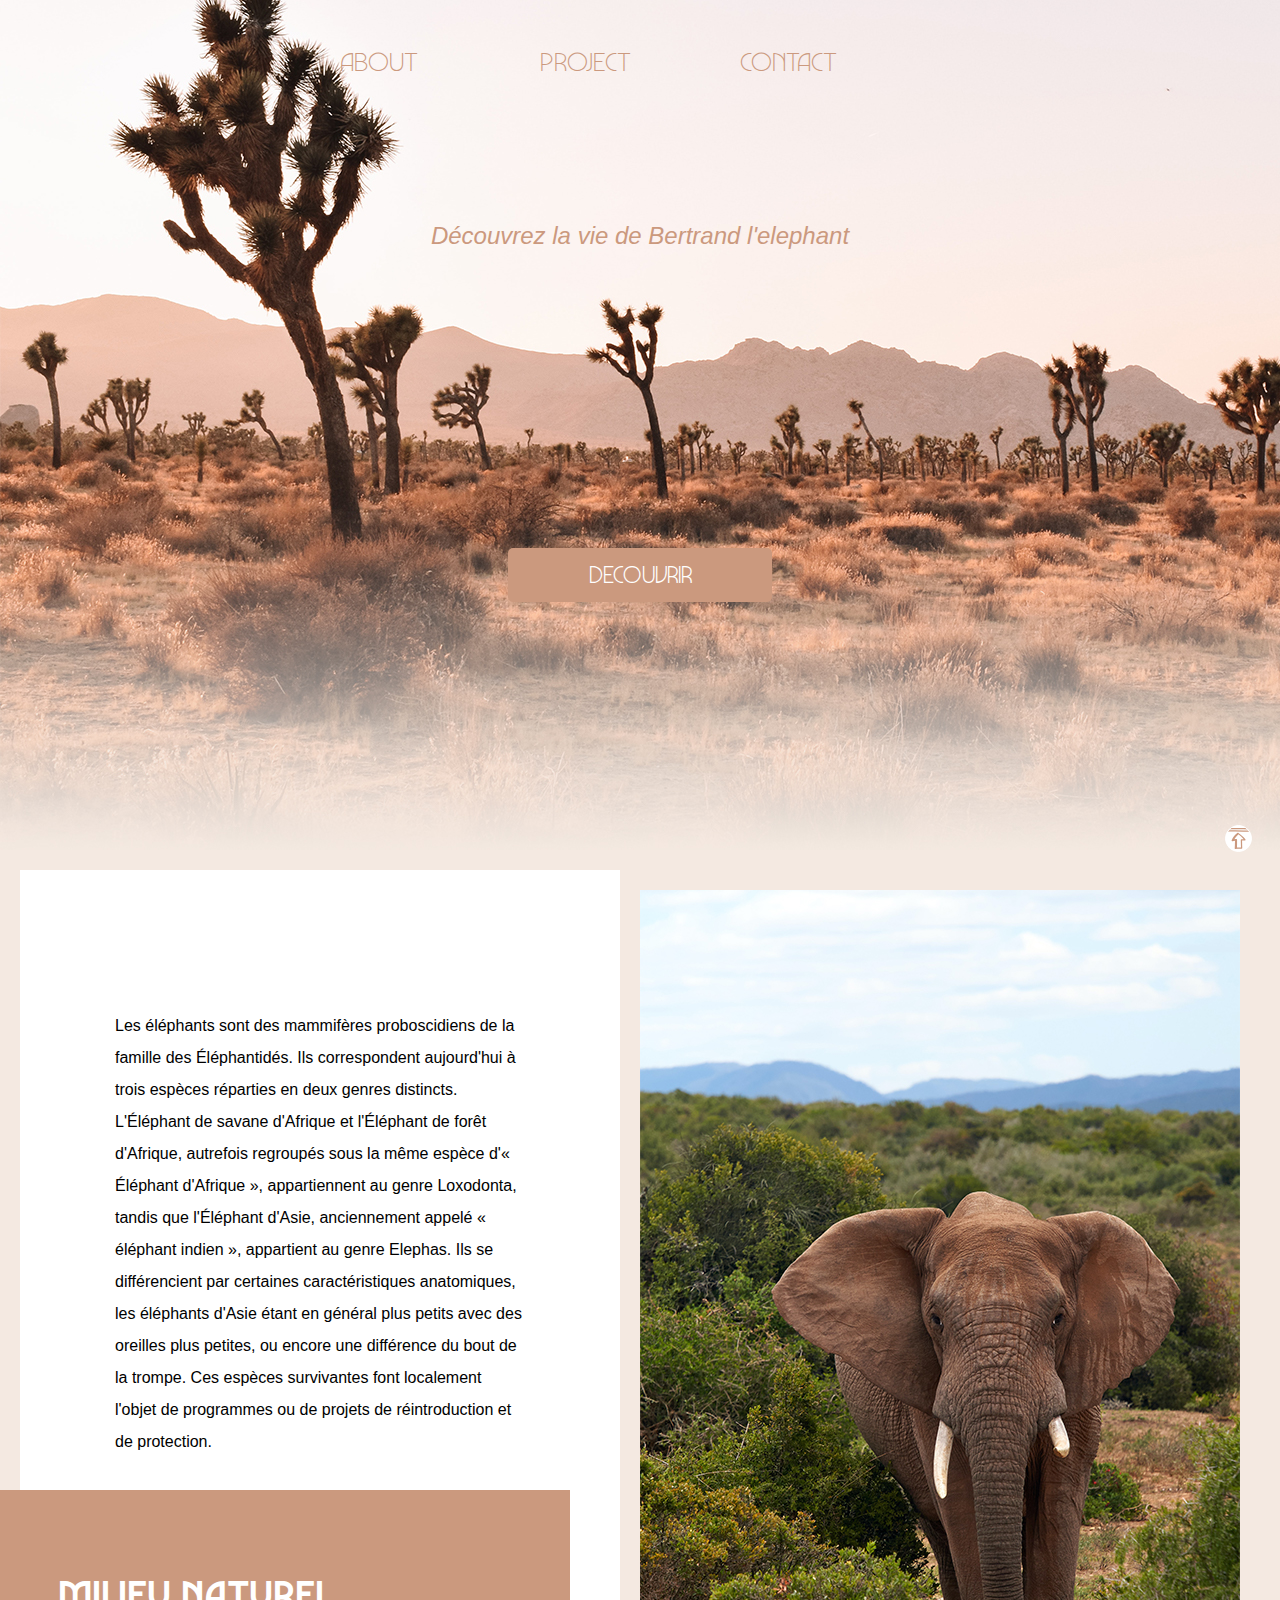
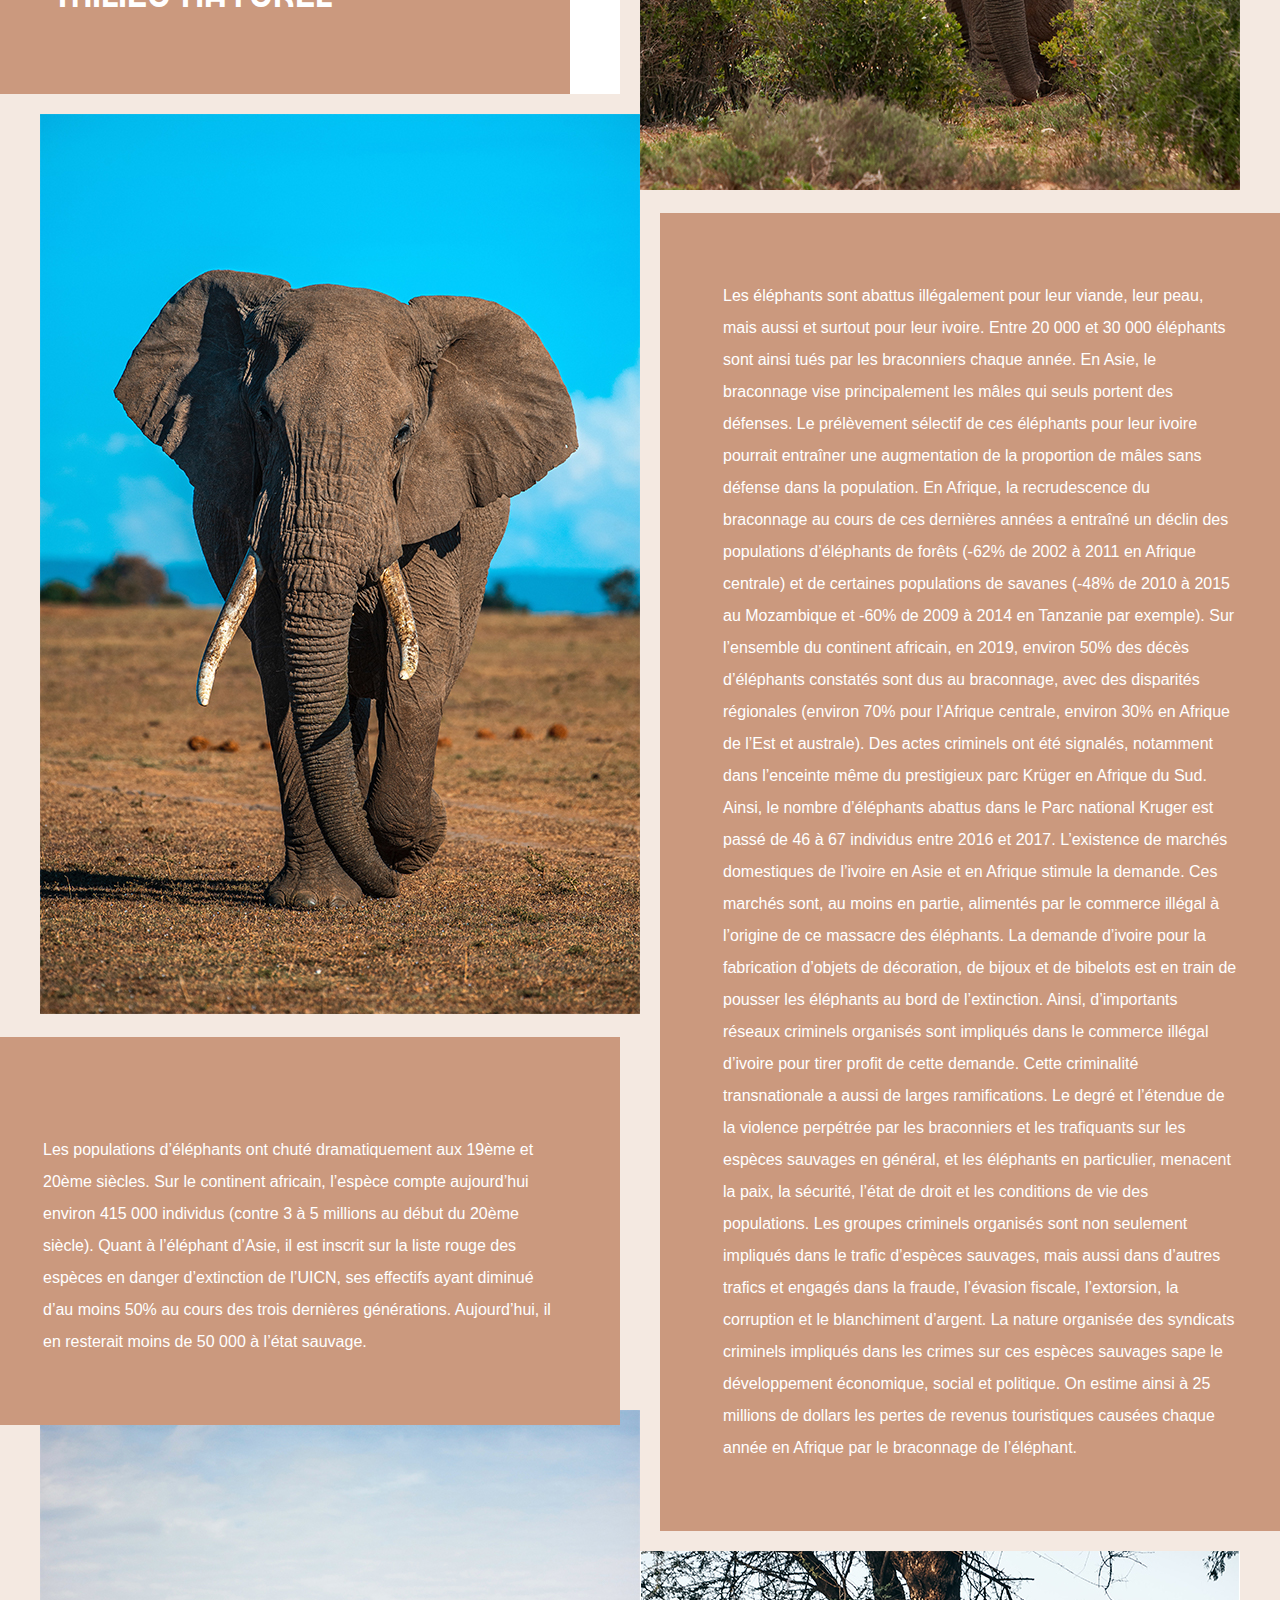
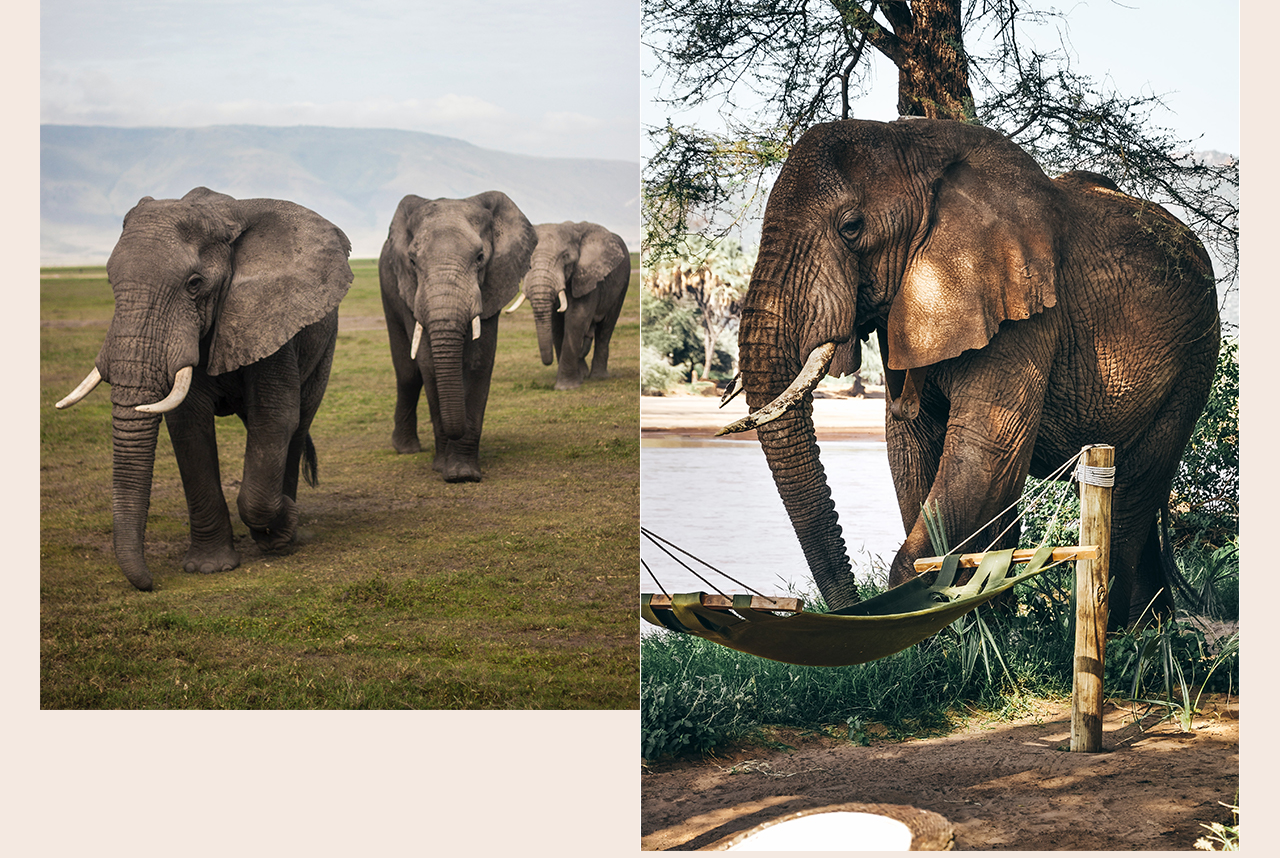
<file: elephant.html>
<!DOCTYPE html>
<html>
  <head>
    <meta charset="UTF-8">
    <meta name="viewport" content="width=device-width, initial-scale=1.0">
    <meta http-equiv="X-UA-Compatible" content="ie=edge">
    <title>abécédaire</title>
    <link rel="stylesheet" href="asset/reset.css">
    <link rel="stylesheet" href="asset/alligator.css">
</head>
<header id="alligator">

	<ul class="menu">
    <li>
        <a href="about.html">About</a>
    </li>
    <li>
        <a href="index.html">Project</a>
    </li>
    <li>
        <a href="contact.html">Contact</a>
    </li>
</ul>

	<p class="intro">Découvrez la vie de Bertrand l'elephant</p>
	
<section class="discover">
<a href="#filter-box" class="button"><span class="add">Decouvrir</span></a>
</section>

</header>


<body class="index">

	<div id="scroll_to_top">
    <a href="#top"><img src="top.svg" alt="Retourner en haut" /></a>
</div>

<main class="tm-container masonry">
        <div class="item tm-bg-white tm-block tm-block-left" data-desktop-seq-no="1" data-mobile-seq-no="1">
            <p class="tm-hero-text">Les éléphants sont des mammifères proboscidiens de la famille des Éléphantidés. Ils correspondent aujourd'hui à trois espèces réparties en deux genres distincts. L'Éléphant de savane d'Afrique et l'Éléphant de forêt d'Afrique, autrefois regroupés sous la même espèce d'« Éléphant d'Afrique », appartiennent au genre Loxodonta, tandis que l'Éléphant d'Asie, anciennement appelé « éléphant indien », appartient au genre Elephas. Ils se différencient par certaines caractéristiques anatomiques, les éléphants d'Asie étant en général plus petits avec des oreilles plus petites, ou encore une différence du bout de la trompe. Ces espèces survivantes font localement l'objet de programmes ou de projets de réintroduction et de protection.</p>
            
                <div class="tm-bg-primary-dark tm-text-white tm-block-brand-inner">
                    <i class="fas fa-braille fa-3x"></i>
                    <h1 class="tm-brand-name">Milieu naturel</h1>
                </div>
           
        </div>
        <div class="item" data-desktop-seq-no="2" data-mobile-seq-no="4">
            <img src="img/image-21.jpg" alt="Image" class="tm-img-left">
        </div>
        <div class="item tm-bg-secondary tm-text-white tm-block tm-block-wider tm-block-pad tm-block-left-2" data-desktop-seq-no="3"
            data-mobile-seq-no="5">
            <i class="fas fa-award fa-4x tm-block-icon"></i>
            <p>Les populations d’éléphants ont chuté dramatiquement aux 19ème et 20ème siècles. Sur le continent africain, l’espèce compte aujourd’hui environ 415 000 individus (contre 3 à 5 millions au début du 20ème siècle). Quant à l’éléphant d’Asie, il est inscrit sur la liste rouge des espèces en danger d’extinction de l’UICN, ses effectifs ayant diminué d’au moins 50% au cours des trois dernières générations. Aujourd’hui, il en resterait moins de 50 000 à l’état sauvage. </p>
           
        </div>
        <div class="item" data-desktop-seq-no="4" data-mobile-seq-no="8">
            <img src="img/image-22.jpg" alt="Image" class="tm-img-left">
        </div>
        
        <div class="item" data-desktop-seq-no="6" data-mobile-seq-no="2">
            <img src="img/image-23.jpg" alt="Image">
        </div>
        <div class="item tm-block-right" data-desktop-seq-no="7" data-mobile-seq-no="3">
            <div class="tm-block-right-inner tm-bg-primary-light tm-text-white tm-block tm-block-wider tm-block-pad">
                
                <p>Les éléphants sont abattus illégalement pour leur viande, leur peau, mais aussi et surtout pour leur ivoire. Entre 20 000 et 30 000 éléphants sont ainsi tués par les braconniers chaque année.

En Asie, le braconnage vise principalement les mâles qui seuls portent des défenses. Le prélèvement sélectif de ces éléphants pour leur ivoire pourrait entraîner une augmentation de la proportion de mâles sans défense dans la population.

En Afrique, la recrudescence du braconnage au cours de ces dernières années a entraîné un déclin des populations d’éléphants de forêts (-62% de 2002 à 2011 en Afrique centrale) et de certaines populations de savanes (-48% de 2010 à 2015 au Mozambique et -60% de 2009 à 2014 en Tanzanie par exemple). Sur l’ensemble du continent africain, en 2019, environ 50% des décès d’éléphants constatés sont dus au braconnage, avec des disparités régionales (environ 70% pour l’Afrique centrale, environ 30% en Afrique de l’Est et australe). Des actes criminels ont été signalés, notamment dans l’enceinte même du prestigieux parc Krüger en Afrique du Sud. Ainsi, le nombre d’éléphants abattus dans le Parc national Kruger est passé de 46 à 67 individus entre 2016 et 2017.

L’existence de marchés domestiques de l’ivoire en Asie et en Afrique stimule la demande. Ces marchés sont, au moins en partie, alimentés par le commerce illégal à l’origine de ce massacre des éléphants. La demande d’ivoire pour la fabrication d’objets de décoration, de bijoux et de bibelots est en train de pousser les éléphants au bord de l’extinction. Ainsi, d’importants réseaux criminels organisés sont impliqués dans le commerce illégal d’ivoire pour tirer profit de cette demande.

Cette criminalité transnationale a aussi de larges ramifications. Le degré et l’étendue de la violence perpétrée par les braconniers et les trafiquants sur les espèces sauvages en général, et les éléphants en particulier, menacent la paix, la sécurité, l’état de droit et les conditions de vie des populations. Les groupes criminels organisés sont non seulement impliqués dans le trafic d’espèces sauvages, mais aussi dans d’autres trafics et engagés dans la fraude, l’évasion fiscale, l’extorsion, la corruption et le blanchiment d’argent. La nature organisée des syndicats criminels impliqués dans les crimes sur ces espèces sauvages sape le développement économique, social et politique. On estime ainsi à 25 millions de dollars les pertes de revenus touristiques causées chaque année en Afrique par le braconnage de l’éléphant.
                </p>
              
            </div>
        </div>

        <div class="item" data-desktop-seq-no="8" data-mobile-seq-no="6">
            <img src="img/image-24.jpg" alt="Image">
        </div>


    </main>
   
</body>

</html>
</file>
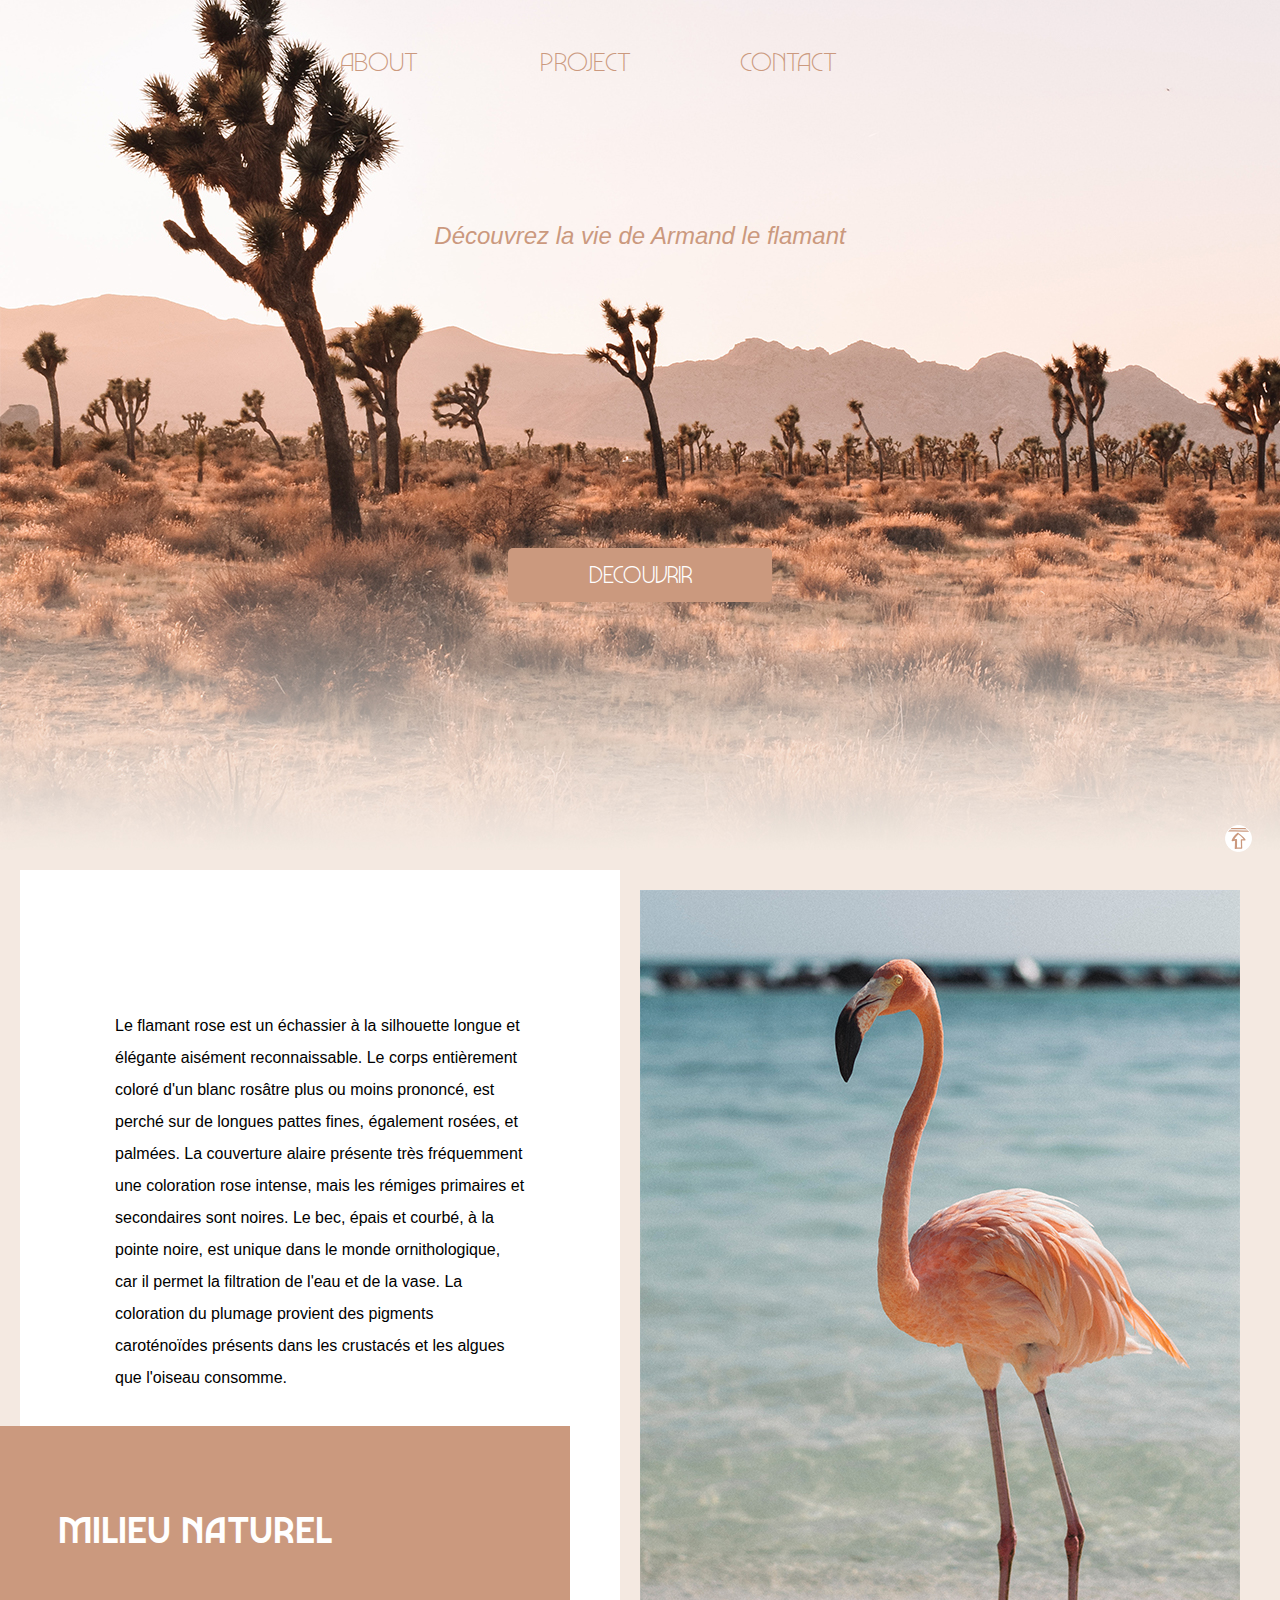
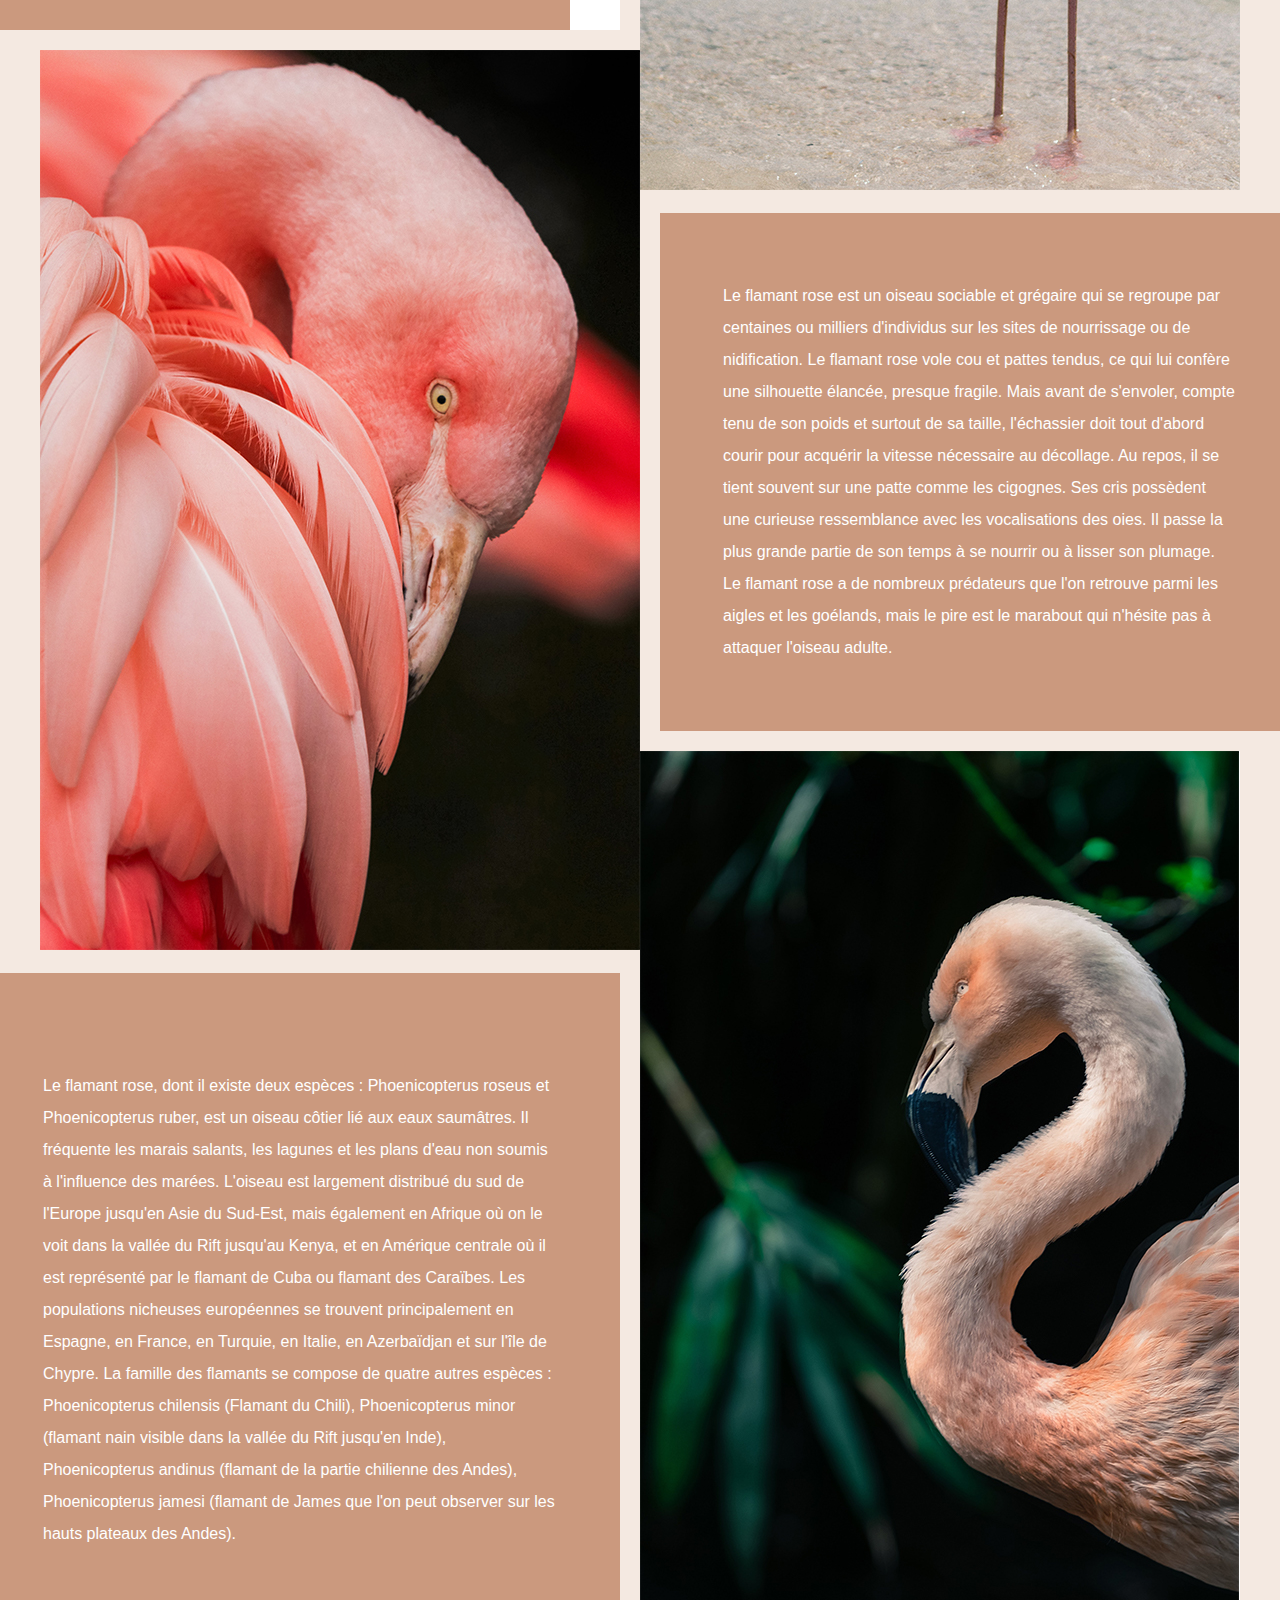
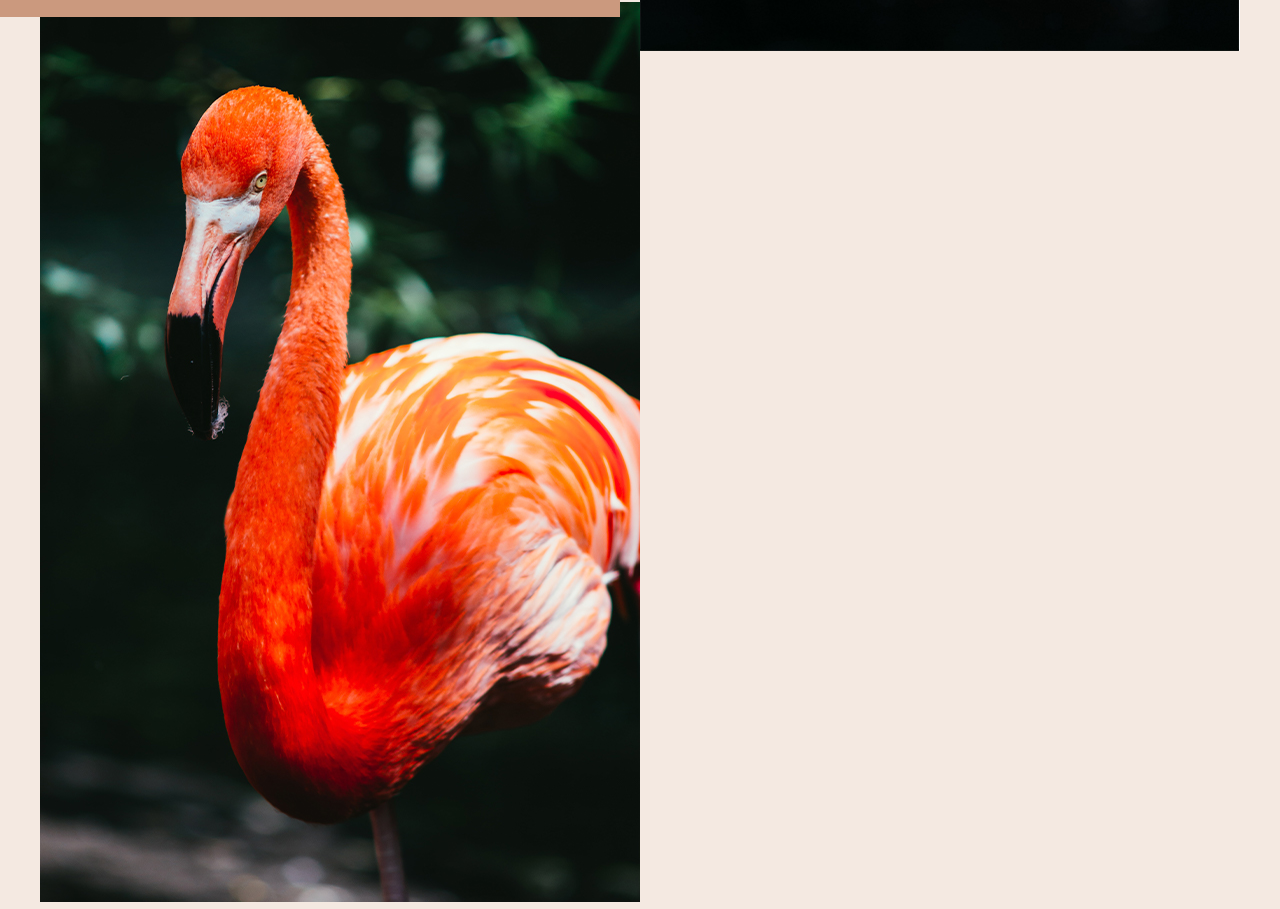
<file: flamingo.html>
<!DOCTYPE html>
<html>
  <head>
    <meta charset="UTF-8">
    <meta name="viewport" content="width=device-width, initial-scale=1.0">
    <meta http-equiv="X-UA-Compatible" content="ie=edge">
    <title>abécédaire</title>
    <link rel="stylesheet" href="asset/reset.css">
    <link rel="stylesheet" href="asset/alligator.css">
</head>
<header id="alligator">

	<ul class="menu">
    <li>
        <a href="about.html">About</a>
    </li>
    <li>
        <a href="index.html">Project</a>
    </li>
    <li>
        <a href="contact.html">Contact</a>
    </li>
</ul>

	<p class="intro">Découvrez la vie de Armand le flamant</p>
	
<section class="discover">
<a href="#filter-box" class="button"><span class="add">Decouvrir</span></a>
</section>

</header>


<body class="index">

	<div id="scroll_to_top">
    <a href="#top"><img src="top.svg" alt="Retourner en haut" /></a>
</div>

<main class="tm-container masonry">
        <div class="item tm-bg-white tm-block tm-block-left" data-desktop-seq-no="1" data-mobile-seq-no="1">
            <p class="tm-hero-text">Le flamant rose est un échassier à la silhouette longue et élégante aisément reconnaissable. Le corps entièrement coloré d'un blanc rosâtre plus ou moins prononcé, est perché sur de longues pattes fines, également rosées, et palmées. La couverture alaire présente très fréquemment une coloration rose intense, mais les rémiges primaires et secondaires sont noires. Le bec, épais et courbé, à la pointe noire, est unique dans le monde ornithologique, car il permet la filtration de l'eau et de la vase. La coloration du plumage provient des pigments caroténoïdes présents dans les crustacés et les algues que l'oiseau consomme. </p>
            
                <div class="tm-bg-primary-dark tm-text-white tm-block-brand-inner">
                    <i class="fas fa-braille fa-3x"></i>
                    <h1 class="tm-brand-name">Milieu naturel</h1>
                </div>
           
        </div>
        <div class="item" data-desktop-seq-no="2" data-mobile-seq-no="4">
            <img src="img/image-25.jpg" alt="Image" class="tm-img-left">
        </div>
        <div class="item tm-bg-secondary tm-text-white tm-block tm-block-wider tm-block-pad tm-block-left-2" data-desktop-seq-no="3"
            data-mobile-seq-no="5">
            <i class="fas fa-award fa-4x tm-block-icon"></i>
            <p>Le flamant rose, dont il existe deux espèces : Phoenicopterus roseus et Phoenicopterus ruber, est un oiseau côtier lié aux eaux saumâtres. Il fréquente les marais salants, les lagunes et les plans d'eau non soumis à l'influence des marées. L'oiseau est largement distribué du sud de l'Europe jusqu'en Asie du Sud-Est, mais également en Afrique où on le voit dans la vallée du Rift jusqu'au Kenya, et en Amérique centrale où il est représenté par le flamant de Cuba ou flamant des Caraïbes. Les populations nicheuses européennes se trouvent principalement en Espagne, en France, en Turquie, en Italie, en Azerbaïdjan et sur l'île de Chypre. La famille des flamants se compose de quatre autres espèces : Phoenicopterus chilensis (Flamant du Chili), Phoenicopterus minor (flamant nain visible dans la vallée du Rift jusqu'en Inde), Phoenicopterus andinus (flamant de la partie chilienne des Andes), Phoenicopterus jamesi (flamant de James que l'on peut observer sur les hauts plateaux des Andes). </p>
           
        </div>
        <div class="item" data-desktop-seq-no="4" data-mobile-seq-no="8">
            <img src="img/image-26.jpg" alt="Image" class="tm-img-left">
        </div>
        
        <div class="item" data-desktop-seq-no="6" data-mobile-seq-no="2">
            <img src="img/image-27.jpg" alt="Image">
        </div>
        <div class="item tm-block-right" data-desktop-seq-no="7" data-mobile-seq-no="3">
            <div class="tm-block-right-inner tm-bg-primary-light tm-text-white tm-block tm-block-wider tm-block-pad">
                
                <p>Le flamant rose est un oiseau sociable et grégaire qui se regroupe par centaines ou milliers d'individus sur les sites de nourrissage ou de nidification. Le flamant rose vole cou et pattes tendus, ce qui lui confère une silhouette élancée, presque fragile. Mais avant de s'envoler, compte tenu de son poids et surtout de sa taille, l'échassier doit tout d'abord courir pour acquérir la vitesse nécessaire au décollage. Au repos, il se tient souvent sur une patte comme les cigognes. Ses cris possèdent une curieuse ressemblance avec les vocalisations des oies. Il passe la plus grande partie de son temps à se nourrir ou à lisser son plumage. Le flamant rose a de nombreux prédateurs que l'on retrouve parmi les aigles et les goélands, mais le pire est le marabout qui n'hésite pas à attaquer l'oiseau adulte.
                </p>
              
            </div>
        </div>

        <div class="item" data-desktop-seq-no="8" data-mobile-seq-no="6">
            <img src="img/image-28.jpg" alt="Image">
        </div>


    </main>
   
</body>

</html>
</file>
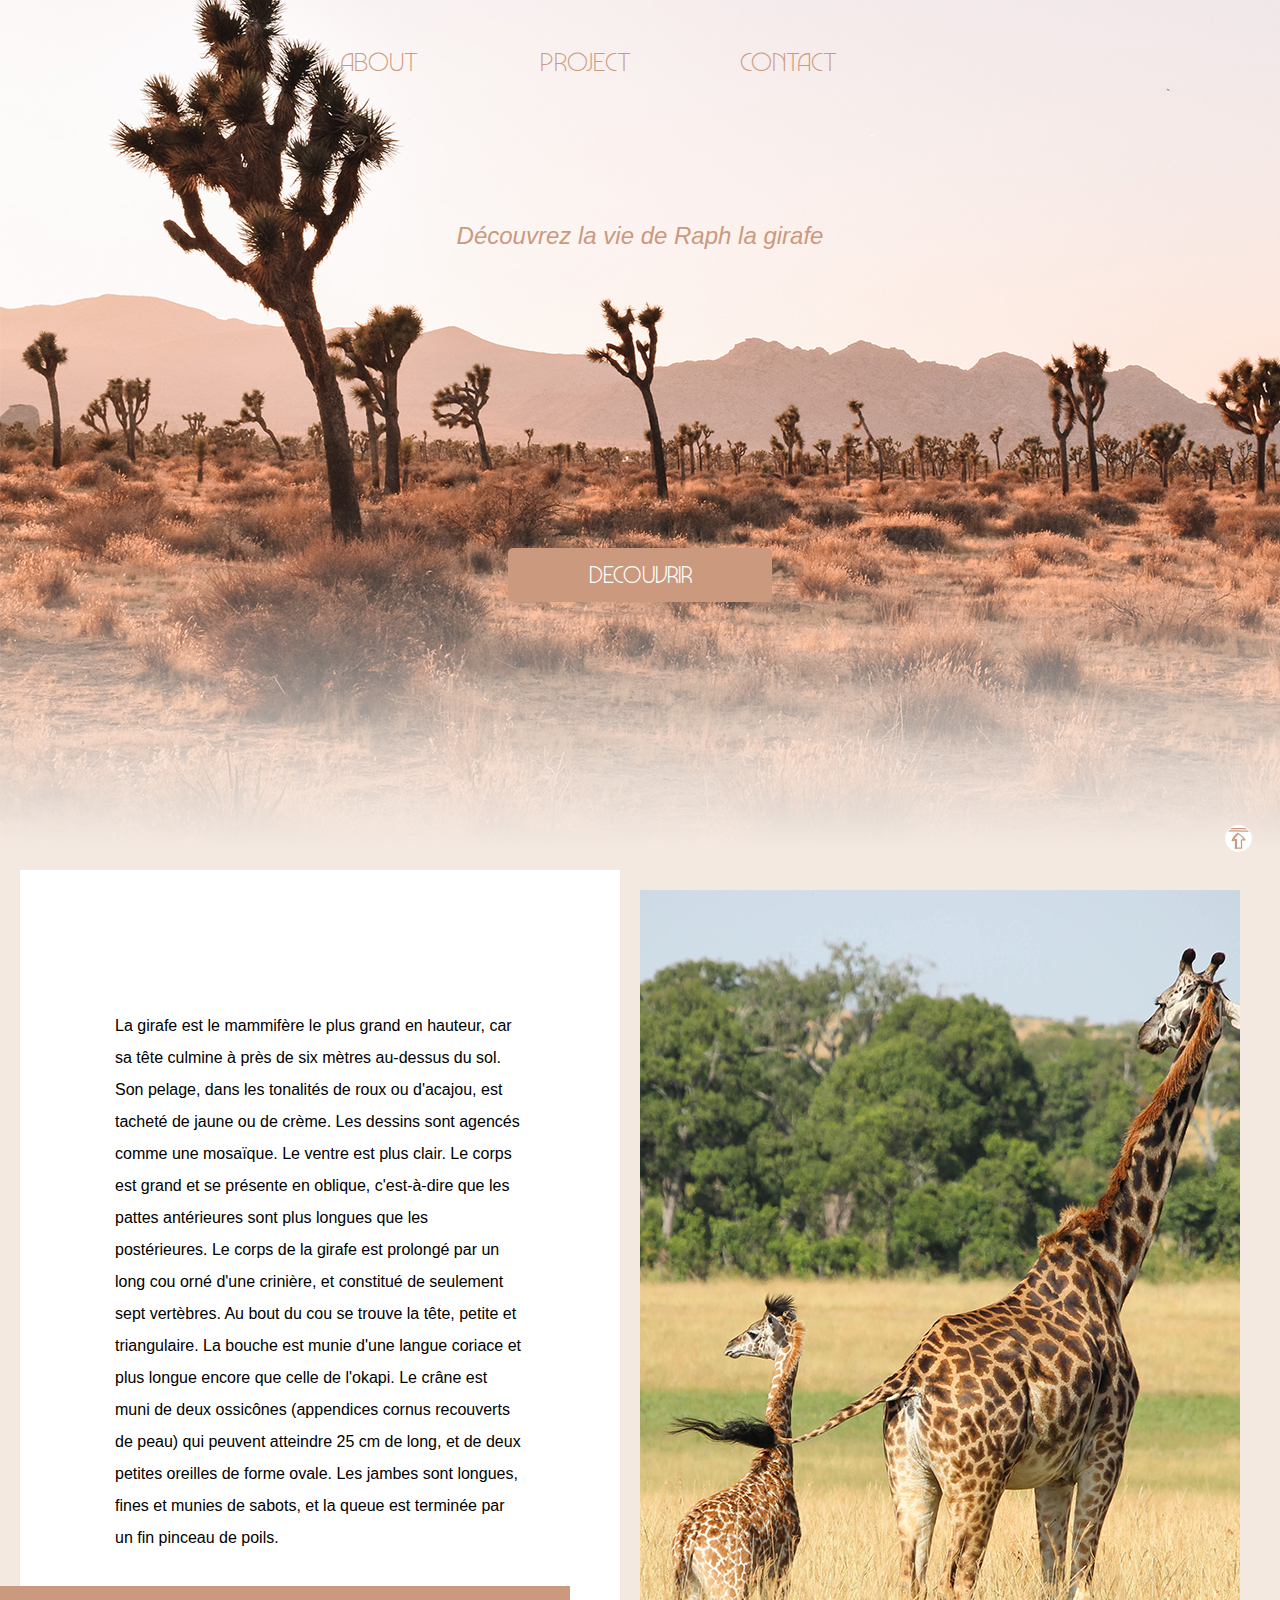
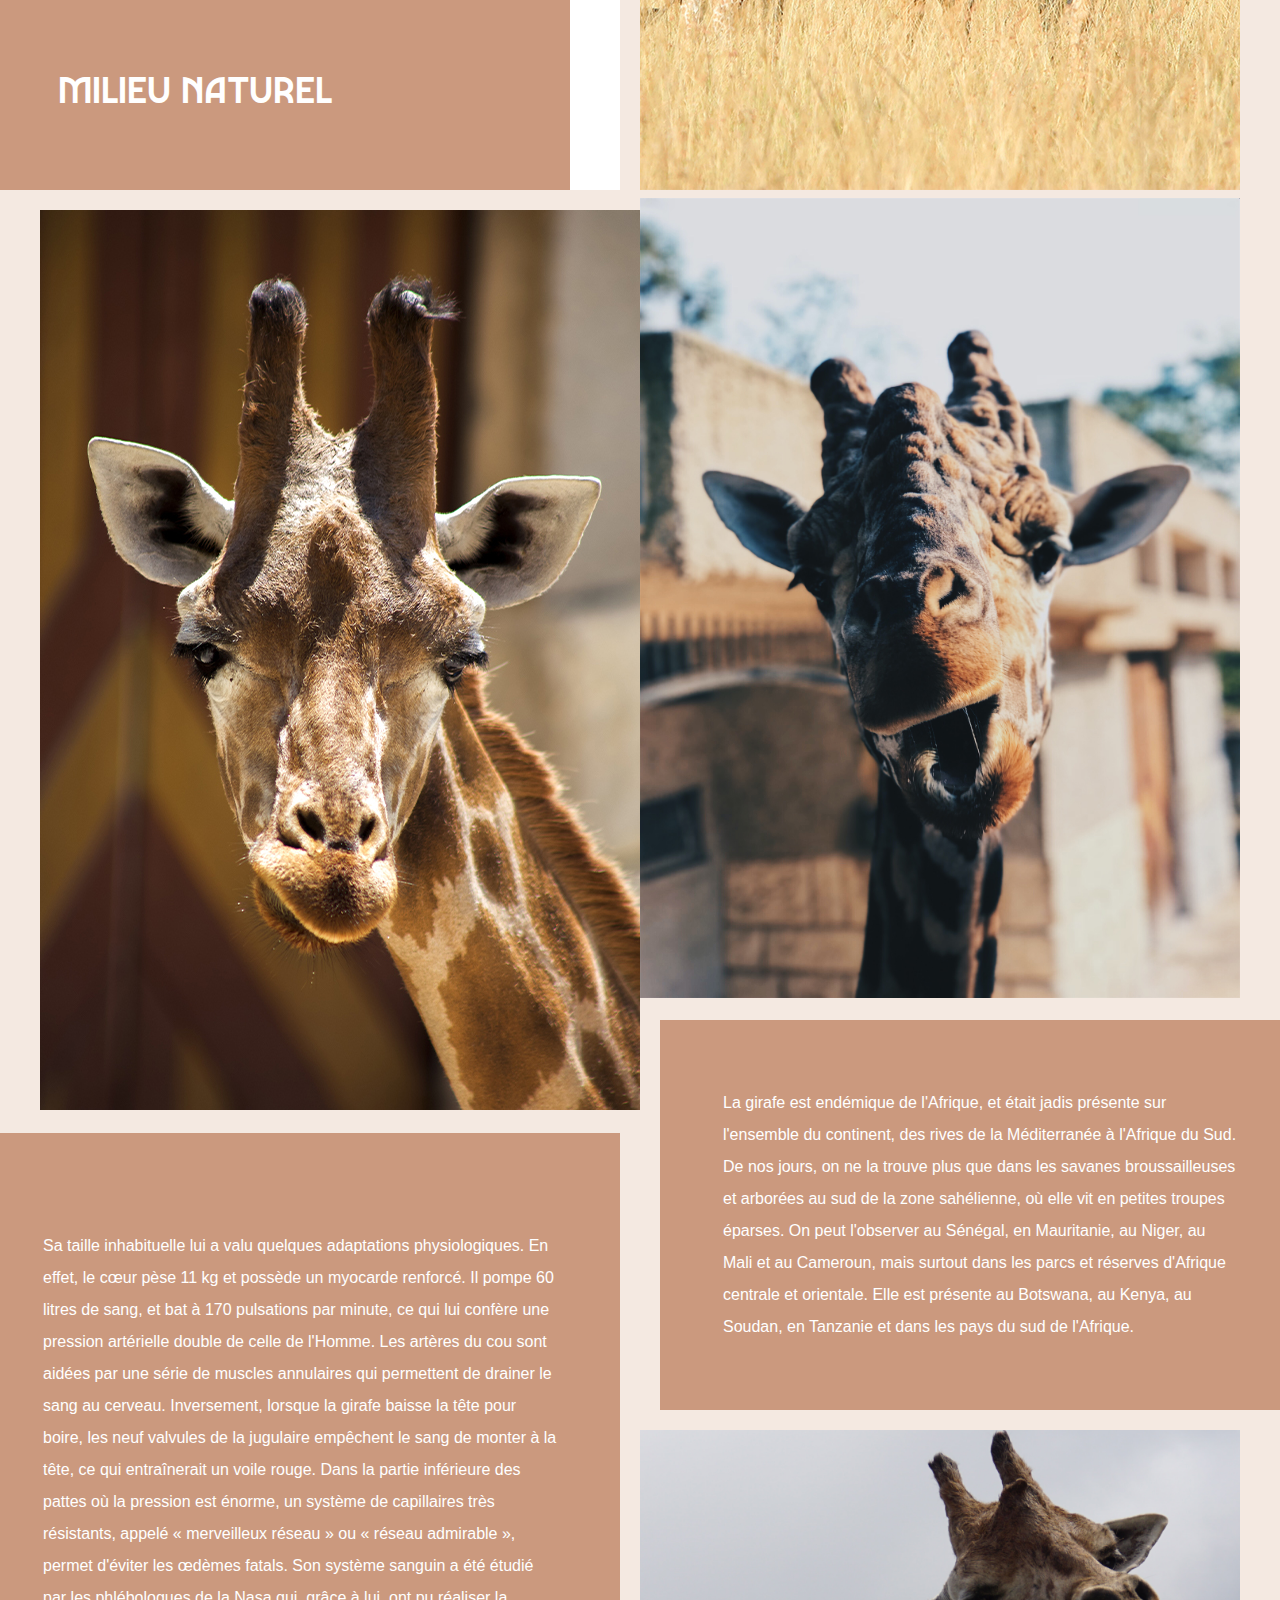
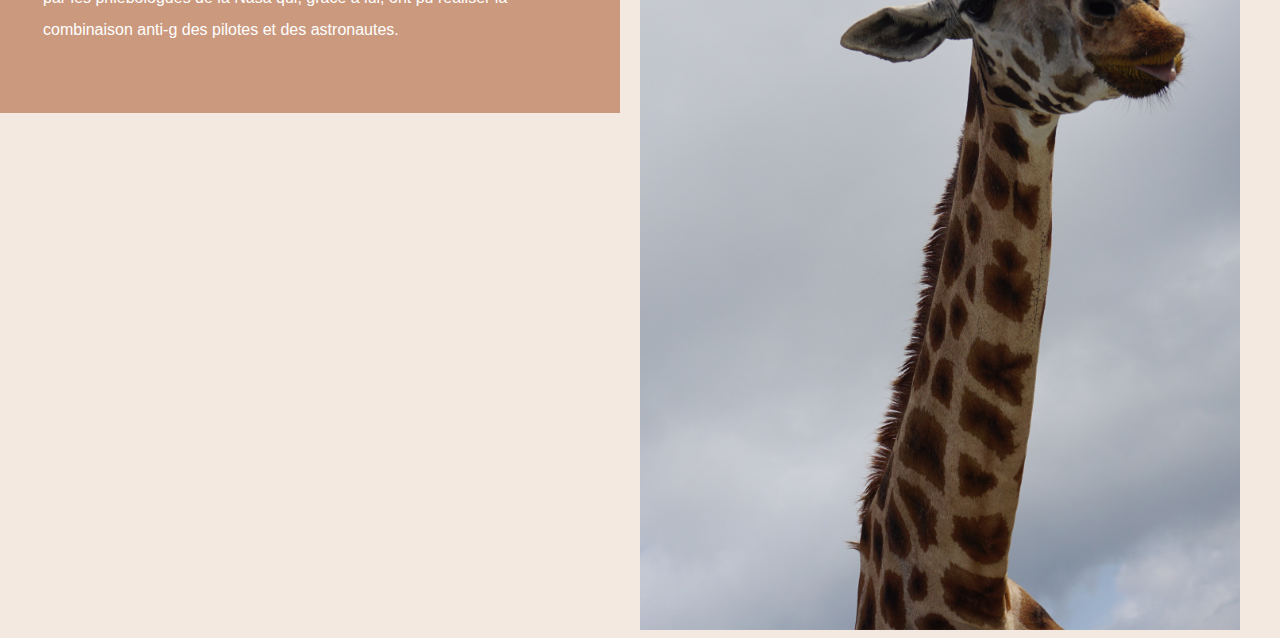
<file: girafe.html>
<!DOCTYPE html>
<html>
  <head>
    <meta charset="UTF-8">
    <meta name="viewport" content="width=device-width, initial-scale=1.0">
    <meta http-equiv="X-UA-Compatible" content="ie=edge">
    <title>abécédaire</title>
    <link rel="stylesheet" href="asset/reset.css">
    <link rel="stylesheet" href="asset/alligator.css">
</head>
<header id="alligator">

	<ul class="menu">
    <li>
        <a href="about.html">About</a>
    </li>
    <li>
        <a href="index.html">Project</a>
    </li>
    <li>
        <a href="contact.html">Contact</a>
    </li>
</ul>

	<p class="intro">Découvrez la vie de Raph la girafe</p>
	
<section class="discover">
<a href="#filter-box" class="button"><span class="add">Decouvrir</span></a>
</section>

</header>


<body class="index">

	<div id="scroll_to_top">
    <a href="#top"><img src="top.svg" alt="Retourner en haut" /></a>
</div>

<main class="tm-container masonry">
        <div class="item tm-bg-white tm-block tm-block-left" data-desktop-seq-no="1" data-mobile-seq-no="1">
            <p class="tm-hero-text">La girafe est le mammifère le plus grand en hauteur, car sa tête culmine à près de six mètres au-dessus du sol. Son pelage, dans les tonalités de roux ou d'acajou, est tacheté de jaune ou de crème. Les dessins sont agencés comme une mosaïque. Le ventre est plus clair. Le corps est grand et se présente en oblique, c'est-à-dire que les pattes antérieures sont plus longues que les postérieures. Le corps de la girafe est prolongé par un long cou orné d'une crinière, et constitué de seulement sept vertèbres. Au bout du cou se trouve la tête, petite et triangulaire. La bouche est munie d'une langue coriace et plus longue encore que celle de l'okapi. Le crâne est muni de deux ossicônes (appendices cornus recouverts de peau) qui peuvent atteindre 25 cm de long, et de deux petites oreilles de forme ovale. Les jambes sont longues, fines et munies de sabots, et la queue est terminée par un fin pinceau de poils.</p>
            
                <div class="tm-bg-primary-dark tm-text-white tm-block-brand-inner">
                    <i class="fas fa-braille fa-3x"></i>
                    <h1 class="tm-brand-name">Milieu naturel</h1>
                </div>
           
        </div>
        <div class="item" data-desktop-seq-no="2" data-mobile-seq-no="4">
            <img src="img/image-29.jpg" alt="Image" class="tm-img-left">
        </div>
        <div class="item tm-bg-secondary tm-text-white tm-block tm-block-wider tm-block-pad tm-block-left-2" data-desktop-seq-no="3"
            data-mobile-seq-no="5">
            <i class="fas fa-award fa-4x tm-block-icon"></i>
            <p>Sa taille inhabituelle lui a valu quelques adaptations physiologiques. En effet, le cœur pèse 11 kg et possède un myocarde renforcé. Il pompe 60 litres de sang, et bat à 170 pulsations par minute, ce qui lui confère une pression artérielle double de celle de l'Homme. Les artères du cou sont aidées par une série de muscles annulaires qui permettent de drainer le sang au cerveau. Inversement, lorsque la girafe baisse la tête pour boire, les neuf valvules de la jugulaire empêchent le sang de monter à la tête, ce qui entraînerait un voile rouge. Dans la partie inférieure des pattes où la pression est énorme, un système de capillaires très résistants, appelé « merveilleux réseau » ou « réseau admirable », permet d'éviter les œdèmes fatals. Son système sanguin a été étudié par les phlébologues de la Nasa qui, grâce à lui, ont pu réaliser la combinaison anti-g des pilotes et des astronautes.</p>
           
        </div>
        <div class="item" data-desktop-seq-no="4" data-mobile-seq-no="8">
            <img src="img/image-30.jpg" alt="Image" class="tm-img-left">
        </div>
        
        <div class="item" data-desktop-seq-no="6" data-mobile-seq-no="2">
            <img src="img/image-31.jpg" alt="Image">
        </div>
        <div class="item tm-block-right" data-desktop-seq-no="7" data-mobile-seq-no="3">
            <div class="tm-block-right-inner tm-bg-primary-light tm-text-white tm-block tm-block-wider tm-block-pad">
                
                <p>La girafe est endémique de l'Afrique, et était jadis présente sur l'ensemble du continent, des rives de la Méditerranée à l'Afrique du Sud. De nos jours, on ne la trouve plus que dans les savanes broussailleuses et arborées au sud de la zone sahélienne, où elle vit en petites troupes éparses. On peut l'observer au Sénégal, en Mauritanie, au Niger, au Mali et au Cameroun, mais surtout dans les parcs et réserves d'Afrique centrale et orientale. Elle est présente au Botswana, au Kenya, au Soudan, en Tanzanie et dans les pays du sud de l'Afrique.
                </p>
              
            </div>
        </div>

        <div class="item" data-desktop-seq-no="8" data-mobile-seq-no="6">
            <img src="img/image-32.jpg" alt="Image">
        </div>


    </main>
   
</body>

</html>
</file>
<file: asset/style.css>
@font-face {
  font-family: 'MarvinVisionsTrial-Variable';
  font-style: normal;
  src:url("../asset/fonts/MarvinVisionsTrial-Variable.ttf")
  format("truetype");
  font-weight: 120;
  font-style: normal;
}

/* Index html */
body{
  scroll-behavior: smooth;
  background-color: #f4e9e1;
  margin: 0;
  line-height: 1.6;
}
.menu {
    display: flex;
    padding:0;
    justify-content: center;
    margin-bottom: 3em;
}
.menu a {
    display:block;
    min-width: 200px;
    font-family: 'MarvinVisionsTrial-Variable';
    font-size: 2em;
    font-variation-settings: 'opsz' 100, 'wght' 30;
}
.menu a:hover{
  color: #cb997e;
  font-size: 2em;
  transform: scale(1.2);
  transition: transform 200ms ease-in-out;
  transition: all 1s;
}
.menu2 {
    display: flex;
    padding:0;
    justify-content: center;
    margin-bottom: 3em;
    margin-top: 3em;
}
.menu2 a {
    display:block;
    min-width: 200px;
    font-family: 'MarvinVisionsTrial-Variable';
    font-size: 2em;
    font-variation-settings: 'opsz' 100, 'wght' 30;
}
.menu2 a:hover{
  color: #cb997e;
  font-size: 2em;
  transform: scale(1.2);
  transition: transform 200ms ease-in-out;
  transition: all 1s;
}
#scroll_to_top {
  position: fixed;
  width: 25px;
  height: 25px;
  bottom: 50px;
  right: 30px;
}
#scroll_to_top img {
  width: 55px;
  border: 1px solid #fff;
  border-radius: 20px;
  background-color: white;
  padding: 0;
  margin: 0;
}
#scroll_to_top:hover{
  height: 50px;
  transition: transform 100ms ease-in-out;
  transition: all 0.8s;
}
#index{
  height: 850px;
  background-image: url("../entete.png");
  background-repeat: no-repeat;
  object-fit: fill;
  padding-top: 2.5em;
}
.intro{
  font-family: sans-serif;
  font-style: italic;
  font-weight: lighter;
  padding-top: 3em;
  text-align: center;
  color:white;
}
#filter-box{
  display: flex;
  font-size: 1.5em;
  justify-content: center;
  align-items: center;
  flex-wrap: wrap;
  padding-top: 150px;
  grid-column-start:2;
  grid-row-start:4;
  padding-bottom: 50px;
  border-right: solid 1px #52796F;
  border-left: solid 1px #52796F;
  font-family: "MarvinVisionsTrial-Variable";
  font-variation-settings: 'opsz' 120, 'wght' 60;
}
.discover{
  display: flex;
  justify-content: center;
}
a.button{
    background-color: #FFFFFF;
    display:block;
    color:#cb997e;
    height:30px;
    line-height:29px;
    font-family: "MarvinVisionsTrial-Variable";
    width:11em;
    margin-top: 12em;
    font-size: 1.5em;
    border-radius: 5px;
  }


a:hover.button{
    color:#FFFFFF;
    background-color: #cb997e;
    transform: scale(1.1);
    transition: all 0.5s ease-in-out;
  }
.box-filter{
display: none;
}
#voyelles:target ~ .consonnes{
  display: none;
}
#consonnes:target ~ .voyelles{
  display: none;
}
h1{
  font-family: "MarvinVisionsTrial-Variable";
  font-size: 4em;
  text-align: center;
  color: white;
  font-variation-settings: 'opsz' 120, 'wght' 40;
  margin-top: 2.8em;
}
h2{
font-family: "MarvinVisionsTrial-Variable";
font-weight: 120;
font-size: 6em;
text-align: center;
color: #3A3A3A;
margin-top: 100px;
margin-top: 1px;
}
p{
  color: #cb997e;
}
.item > p{
font-family: "MarvinVisionsTrial-Variable";
font-size: 1.3em;
}
.item:hover .st0{
  animation: content-letter 0.6s ease-in-out;
}
#lettre{
  display:grid;
  grid-template-columns: repeat(auto-fill, minmax(256px, 1fr));
  grid-auto-rows: 300px;
  grid-gap: 40px;
  width: 84%;
  border-radius:4px;
  margin: auto;
  align-content: center;
  font-variation-settings: 'opsz' 120, 'wght' 60;
}
#lettre a{
  display:block;
  font-size: 2.3em;
  float:left;
  width:33.33%;
  text-decoration:none;
  text-align:center;
  padding:5px 0;
  color: white;
  background:transparent;
  font-family: "MarvinVisionsTrial-Variable";
  }
a{
  display:block;
  float:left;
  width:25%;
  text-decoration:none;
  text-align:center;
  padding:5px 0;
  color:white;
}
div{
 display:block;
 float:left;
 height:300px;
 width:300px;
 margin-top:20px;
}
.illu{
  width: 12em;
}
.pageavion{
  background-color: #FFF3EB;
}
.item:hover{
transform: scale(1.1);
background-color: #EAD5C8;
transition: all 0.4s ease-in-out;
}
.item:hover .st0{
  fill: #FFFFFF;
}
.filter{
  margin-top: 2em;
  margin-bottom: 5em;
  font-size: 1.3em;
  font-variation-settings: 'opsz' 120, 'wght' 40;
}
.filter:hover{
transform: scale(1.1);
transition: all 0.7s ease-in-out;
color: #cb997e;
}
.item:hover p{
  color: #FFFFFF;
}
.item{
   display: flex;
   flex-direction: column;
  align-items: center;
  justify-content: space-evenly;
}
ul {
  display: inline-grid;
  grid-auto-flow: row;
  grid-gap: 24px;
  align-items: center;
  margin: auto;
}
@media (min-width: 500px) {
  ul {
    grid-auto-flow: column;
  }
}
footer{
  margin-top: 100px;
}
.footer {
  color: white;
  text-decoration: none;
  box-shadow: inset 0 -1px 0 hsla(0, 0%, 100%, 0.4);
}
.footer:hover {
  box-shadow: inset 0 -1.2em 0 hsla(0, 0%, 100%, 0.4);
}
li:last-child {
  grid-column: 1 / 2;
  grid-row: 1 / 2;
}
li:hover ~ li p {
  animation: wave-animation 0.3s infinite;
}
#footer {
  display: flex;
  height: 30vh;
  width: 100vw;
  background-color: #cb997e;
  line-height: normal;
  font-family: 'MarvinVisionsTrial-Variable';
}
@keyframes wave-animation {
  0%,
  100% {
    transform: rotate(0deg);
  }
  25% {
    transform: rotate(20deg);
  }
  75% {
    transform: rotate(-15deg);
  }
}
@keyframes content-letter {
  0%{
      transform: translateY(-50px);
      opacity: 0%;
  }
  100%{
transform: translateY(0);
    opacity: 100%;
    }
}



/* Page alligator */
#alligator{
background-image: url("../alligator.png");
height: 850px;
  background-repeat: no-repeat;
  object-fit: fill;
  padding-top: 2.5em;
}
.hector{
  display: flex;
  justify-content: center;
}
a.hectorlife{
    background-color: #FFFFFF;
    display:block;
    color:#cb997e;
    height:30px;
    line-height:29px;
    font-family: "MarvinVisionsTrial-Variable";
    width:15em;
    margin-top: 18em;
    font-size: 1.5em;
    border-radius: 5px;
    padding-top: 0.5em;
    padding-bottom: 0.5em;
    font-variation-settings: 'opsz' 120, 'wght' 40;
  }
a:hover.hectorlife{
    color:#FFFFFF;
    background-color: #cb997e;
    transform: scale(1.1);
    transition: all 0.5s ease-in-out;
  }
#croco{
  width: 20em;
  float: right;
  padding-right: 3em;
  padding-top: 3em;
}
.center{
margin-left: auto;
margin-right: auto;
width: 100px;
height: auto;
}
.large{
  width: 960px;
}
h1.title{
  font-size: 1.8rem;
  text-align: left;
  padding-bottom: 1.2em;
  padding-left: 2.2em;
  color: #cb997e;
}

article .heading{
  text-align: center;
}


p.lorem{
  margin-left: 4em;
  color: white;
}


article.secondarticle{
  padding-bottom: 3em;
}
</file>
<file: asset/about.css>
@font-face {
  font-family: 'MarvinVisionsTrial-Variable';
  font-style: normal;
  src:url("../asset/fonts/MarvinVisionsTrial-Variable.ttf")
  format("truetype");
  font-weight: 120;
  font-style: normal;
}

body {
  font-family: 'MarvinVisionsTrial-Variable';
  font-size: 20px;
  color: #666666;
  -webkit-font-smoothing: antialiased;
  padding: 80px;
  overflow-x: hidden;
}

#scroll_to_top {
  position: fixed;
  width: 25px;
  height: 25px;
  bottom: 50px;
  right: 30px;
}
#scroll_to_top img {
  width: 55px;
  border: 1px solid #fff;
  border-radius: 20px;
  background-color: white;
  padding: 0;
  margin: 0;
}
#scroll_to_top:hover{
  height: 50px;
  transition: transform 100ms ease-in-out;
  transition: all 0.8s;
}

.menu {
    display: flex;
    padding:0;
    justify-content: center;
    margin-bottom: 3em;
    padding-bottom: 5em;
}
.menu a {
    display:block;
    min-width: 200px;
    font-family: 'MarvinVisionsTrial-Variable';
    font-size: 1.5em;
    font-variation-settings: 'opsz' 100, 'wght' 30;
    color: black;
}
.menu a:hover{
  color: #cb997e;
  font-size: 2em;
  transform: scale(1.2);
  transition: transform 200ms ease-in-out;
  transition: all 1s;
}

textarea {
  font-family: "Open Sans", sans-serif;
}

a {
  color: #FF0;
  text-decoration: none;
}

button {
  border: none;
}

a,
button {
  -webkit-transition: all 0.3s ease;
  -o-transition: all 0.3s ease;
  transition: all 0.3s ease;
  cursor: pointer;
}

h2 {
  margin-top: 0;
}

p {
  line-height: 2;
  margin: 0;
  font-family: sans-serif;
}

.tm-container {
  max-width: 1200px;
  width: 100%;
  margin-left: auto;
  margin-right: auto;
  position: relative;
}

.masonry {
  -webkit-column-count: 2;
  column-count: 2;
  -webkit-column-gap: 0;
  column-gap: 0;
}

.item {
  display: inline-block;
  margin: 0;
  width: 100%;
}

img {
  max-width: 100%;
  height: auto;
}

.tm-relative {
  position: relative;
}

.tm-block {
  position: relative;
  -webkit-box-sizing: border-box;
  box-sizing: border-box;
  max-width: 600px;
}

.tm-block-wider {
  max-width: 640px;
  width: calc(100% + 40px);
}

.tm-block-left {
  right: 20px;
  bottom: 20px;
}

.tm-block-left-2 {
  right: 60px;
  top: 15px;
}

.tm-block-right {
  padding: 15px 0 20px 20px;
}

.tm-img-left {
  display: block;
  margin-right: 0;
  margin-left: auto;
}

.tm-hero-text {
  padding: 140px 95px 0;
  font-family: sans-serif;
}

.tm-block-pad {
  padding: 67px 63px;
}

.tm-block-icon {
  text-align: center;
  display: block;
  margin: 0 30px 30px;
}

.tm-block-brand {
  position: relative;
  margin-top: 147px;
  margin-bottom: 27px;
}

.tm-block-brand-inner {
  position: relative;
  right: 50px;
  padding: 70px 48px;
  display: -webkit-box;
  display: -ms-flexbox;
  display: flex;
  -webkit-box-align: center;
  -ms-flex-align: center;
  align-items: center;
}

.tm-brand-name {
  margin: 0 40px 0;
  font-size: 2.5rem;
  font-weight: 400;
}

.tm-bg-dark {
  background-color: #cb997e;
}

.tm-bg-white {
  background-color: #ffffff;
}

.tm-btn {
  padding: 15px 25px;
  display: inline-block;
  font-size: 1em;
}


.tm-btn-pad-big {
  padding: 17px 45px;
}

.tm-btn-secondary {
  color: white;
  background-color: #cb997e;
}

.tm-btn-secondary:hover {
  color: #cb997e;
  background-color: white;
}

.tm-text-white {
  color: #ffffff;
}

.tm-text-gray-light {
  color: #cb997e;
}

.tm-bg-primary-light {
  background-color: #cb997e;
}

.tm-bg-primary-dark {
  background-color: #cb997e;
}

.tm-bg-secondary {
  background-color: #cb997e;
}

.tm-mt {
  margin-top: 30px;
}

.tm-mt-big {
  margin-top: 50px;
}

.tm-mb {
  margin-bottom: 45px;
}

.tm-mb-small {
  margin-bottom: 20px;
}

.tm-form-group {
  margin-bottom: 25px;
}

input,
textarea {
  width: 100%;
  -webkit-box-sizing: border-box;
  box-sizing: border-box;
  border: 1px solid #cb997e;
  padding: 18px 20px;
  font-size: 1em;
}

.tm-contact-form {
  width: calc(100% - 40px);
}

.tm-form-section {
  margin-top: -5px;
}

.tm-form-section-tag {
  position: relative;
}

.tm-form-section-tag h2 {
  font-size: 1.6rem;
}

.tm-form-section-tag-inner {
  position: relative;
  left: 40px;
  right: -40px;
  bottom: -40px;
  width: 100%;
  max-width: 600px;
  box-sizing: border-box;
  padding: 55px 47px;
}

.tm-pb-0 {
  padding-bottom: 0 !important;
}


@media (max-width: 1232px) {
  body {
    padding: 60px;
  }
}

@media (max-width: 1199px) {
  .masonry {
    /* Masonry container */
    -webkit-column-count: 1;
    column-count: 1;
  }

  .tm-container {
    max-width: 600px;
  }
}

@media (max-width: 540px) {
  .tm-block-brand-inner {
    flex-direction: column;
    padding: 35px;
    right: 30px;
  }

  .tm-brand-name {
    margin-top: 20px;
  }

  .tm-contact-form {
    width: calc(100% - 20px);
  }
}

@media (max-width: 520px) {
  body {
    padding: 50px;
  }

  .tm-block-pad {
    padding: 45px;
  }

  .tm-hero-text {
    padding: 50px 45px 0;
  }

  .tm-block-brand {
    margin-top: 70px;
  }
}

@media (max-width: 417px) {
  .tm-block-left,
  .tm-block-left-2 {
    right: 0;
  }

  .tm-block-wider {
    width: 100%;
  }

@media (max-width: 390px) {
  body {
    padding: 40px 20px 10px;
  }

  ul {
  display: inline-grid;
  grid-auto-flow: row;
  grid-gap: 24px;
  align-items: center;
  margin: auto;
}
@media (min-width: 500px) {
  ul {
    grid-auto-flow: column;
  }
}
</file>
<file: asset/alligator.css>
@font-face {
  font-family: 'MarvinVisionsTrial-Variable';
  font-style: normal;
  src:url("../asset/fonts/MarvinVisionsTrial-Variable.ttf")
  format("truetype");
  font-weight: 120;
  font-style: normal;
}

body{
  scroll-behavior: smooth;
  background-color: #f4e9e1;
  margin: 0;
  line-height: 1.6;
}

#alligator{
  height: 850px;
  background-image: url("../entete2.jpg");
  background-repeat: no-repeat;
  object-fit: fill;
  padding-top: 2.5em;
}

#scroll_to_top {
  position: fixed;
  width: 25px;
  height: 25px;
  bottom: 50px;
  right: 30px;
}
#scroll_to_top img {
  width: 55px;
  border: 1px solid #fff;
  border-radius: 20px;
  background-color: white;
  padding: 0;
  margin: 0;
}
#scroll_to_top:hover{
  height: 50px;
  transition: transform 100ms ease-in-out;
  transition: all 0.8s;
}

.menu {
    display: flex;
    padding:0;
    justify-content: center;
    margin-bottom: 3em;
    padding-bottom: 5em;
}
.menu a {
    display:block;
    min-width: 200px;
    font-family: 'MarvinVisionsTrial-Variable';
    font-size: 1.7em;
    font-variation-settings: 'opsz' 100, 'wght' 40;
    color: #cb997e;
}
.menu a:hover{
  color: #cb997e;
  font-size: 2em;
  transform: scale(1.2);
  transition: transform 200ms ease-in-out;
  transition: all 1s;
}

.intro{
  font-family: sans-serif;
  font-style: italic;
  font-weight: lighter;
  text-align: center;
  color: #cb997e;
  font-size: 1.5em;
}

.discover{
  display: flex;
  justify-content: center;
}

a.button{
    background-color: #cb997e;
    display:block;
    color: white;
    height:30px;
    line-height:29px;
    font-family: "MarvinVisionsTrial-Variable";
    font-variation-settings: 'opsz' 100, 'wght' 50;
    width:11em;
    margin-top: 12em;
    font-size: 1.5em;
    border-radius: 5px;
    margin-bottom: 5em;
    text-align: center;
    padding-top: 0.5em;
    padding-bottom: 0.5em;
  }


a:hover.button{
    color:#cb997e;
    background-color: white;
    transform: scale(1.1);
    transition: all 0.5s ease-in-out;
  }

a {
  color: #FF0;
  text-decoration: none;
}

h2 {
  margin-top: 0;
}

p {
  line-height: 2;
  margin: 0;
  font-family: sans-serif;
}

.tm-container {
  max-width: 1200px;
  width: 100%;
  margin-left: auto;
  margin-right: auto;
  position: relative;
}

.masonry {
  -webkit-column-count: 2;
  column-count: 2;
  -webkit-column-gap: 0;
  column-gap: 0;
}

.item {
  display: inline-block;
  margin: 0;
  width: 100%;
}

img {
  max-width: 100%;
  height: auto;
}

.tm-relative {
  position: relative;
}

.tm-block {
  position: relative;
  -webkit-box-sizing: border-box;
  box-sizing: border-box;
  max-width: 600px;
}

.tm-block-wider {
  max-width: 640px;
  width: calc(100% + 40px);
}

.tm-block-left {
  right: 20px;
  bottom: 20px;
}

.tm-block-left-2 {
  right: 60px;
  top: 15px;
}

.tm-block-right {
  padding: 15px 0 20px 20px;
}

.tm-img-left {
  display: block;
  margin-right: 0;
  margin-left: auto;
}

.tm-hero-text {
  padding: 140px 95px 0;
  font-family: sans-serif;
  padding-bottom: 2em;
}

.tm-block-pad {
  padding: 67px 63px;
}

.tm-block-icon {
  text-align: center;
  display: block;
  margin: 0 30px 30px;
}

.tm-block-brand {
  position: relative;
  margin-top: 147px;
  margin-bottom: 27px;
}

.tm-block-brand-inner {
  position: relative;
  right: 50px;
  padding: 70px 48px;
  display: -webkit-box;
  display: -ms-flexbox;
  display: flex;
  -webkit-box-align: center;
  -ms-flex-align: center;
  align-items: center;
}

.tm-brand-name {
  margin: 0 40px 0;
  font-size: 2.5rem;
  font-weight: 400;
  font-family: 'MarvinVisionsTrial-Variable'
}

.tm-bg-dark {
  background-color: #cb997e;

}

.tm-bg-white {
  background-color: #ffffff;
}

.tm-btn {
  padding: 15px 25px;
  display: inline-block;
  font-size: 1em;
}


.tm-btn-pad-big {
  padding: 17px 45px;
}

.tm-btn-secondary {
  color: white;
  background-color: #cb997e;
}

.tm-btn-secondary:hover {
  color: #cb997e;
  background-color: white;
}

.tm-text-white {
  color: #ffffff;
}

.tm-text-gray-light {
  color: #cb997e;
}

.tm-bg-primary-light {
  background-color: #cb997e;
}

.tm-bg-primary-dark {
  background-color: #cb997e;
}

.tm-bg-secondary {
  background-color: #cb997e;
}

.tm-mt {
  margin-top: 30px;
}

.tm-mt-big {
  margin-top: 50px;
}

.tm-mb {
  margin-bottom: 45px;
}

.tm-mb-small {
  margin-bottom: 20px;
}




@media (max-width: 1232px) {
  body {
    padding: 60px;
  }
}

@media (max-width: 1199px) {
  .masonry {
    /* Masonry container */
    -webkit-column-count: 1;
    column-count: 1;
  }



@media (max-width: 390px) {
  body {
    padding: 40px 20px 10px;
  }

  ul {
  display: inline-grid;
  grid-auto-flow: row;
  grid-gap: 24px;
  align-items: center;
  margin: auto;
}
@media (min-width: 500px) {
  ul {
    grid-auto-flow: column;
  }
}
</file>
<file: asset/contact.css>
@font-face {
  font-family: 'MarvinVisionsTrial-Variable';
  font-style: normal;
  src:url("../asset/fonts/MarvinVisionsTrial-Variable.ttf")
  format("truetype");
  font-weight: 120;
  font-style: normal;
}

body {
  font-family: 'MarvinVisionsTrial-Variable';
  font-size: 20px;
  color: #666666;
  -webkit-font-smoothing: antialiased;
  padding: 80px;
  overflow-x: hidden;
}

#scroll_to_top {
  position: fixed;
  width: 25px;
  height: 25px;
  bottom: 50px;
  right: 30px;
}
#scroll_to_top img {
  width: 55px;
  border: 1px solid #fff;
  border-radius: 20px;
  background-color: white;
  padding: 0;
  margin: 0;
}
#scroll_to_top:hover{
  height: 50px;
  transition: transform 100ms ease-in-out;
  transition: all 0.8s;
}

.menu {
    display: flex;
    padding:0;
    justify-content: center;
    margin-bottom: 3em;
    padding-bottom: 5em;
}
.menu a {
    display:block;
    min-width: 200px;
    font-family: 'MarvinVisionsTrial-Variable';
    font-size: 1.5em;
    font-variation-settings: 'opsz' 100, 'wght' 30;
    color: black;
}
.menu a:hover{
  color: #cb997e;
  font-size: 2em;
  transform: scale(1.2);
  transition: transform 200ms ease-in-out;
  transition: all 1s;
}

textarea {
  font-family: "Open Sans", sans-serif;
}

a {
  color: #FF0;
  text-decoration: none;
}

button {
  border: none;
}

a,
button {
  -webkit-transition: all 0.3s ease;
  -o-transition: all 0.3s ease;
  transition: all 0.3s ease;
  cursor: pointer;
}

h2 {
  margin-top: 0;
}

p {
  line-height: 2;
  margin: 0;
  font-family: sans-serif;
}


.tm-block {
  position: relative;
  -webkit-box-sizing: border-box;
  box-sizing: border-box;
  max-width: 600px;
}

.tm-block-wider {
  max-width: 640px;
  width: calc(100% + 40px);
}

.tm-block-left {
  right: 20px;
  bottom: 20px;
}

.tm-block-left-2 {
  right: 60px;
  top: 15px;
}

.tm-block-right {
  padding: 15px 0 20px 20px;
}

.tm-img-left {
  display: block;
  margin-right: 0;
  margin-left: auto;
}

.tm-hero-text {
  padding: 140px 95px 0;
  font-family: sans-serif;
}

.tm-block-pad {
  padding: 67px 63px;
}

.tm-block-icon {
  text-align: center;
  display: block;
  margin: 0 30px 30px;
}

.tm-block-brand {
  position: relative;
  margin-top: 147px;
  margin-bottom: 27px;
}

.tm-block-brand-inner {
  position: relative;
  right: 50px;
  padding: 70px 48px;
  display: -webkit-box;
  display: -ms-flexbox;
  display: flex;
  -webkit-box-align: center;
  -ms-flex-align: center;
  align-items: center;
}

.tm-brand-name {
  margin: 0 40px 0;
  font-size: 2.5rem;
  font-weight: 400;
}

.tm-bg-dark {
  background-color: #cb997e;
}

.tm-bg-white {
  background-color: #ffffff;
}

.tm-btn {
  padding: 15px 25px;
  display: inline-block;
  font-size: 1em;
}


.tm-btn-pad-big {
  padding: 17px 45px;
}

.tm-btn-secondary {
  color: white;
  background-color: #cb997e;
}

.tm-btn-secondary:hover {
  color: #cb997e;
  background-color: white;
}

.tm-text-white {
  color: #ffffff;
}

.tm-text-gray-light {
  color: #cb997e;
}

.tm-bg-primary-light {
  background-color: #cb997e;
}

.tm-bg-primary-dark {
  background-color: #cb997e;
}

.tm-bg-secondary {
  background-color: #cb997e;
}

.tm-mt {
  margin-top: 30px;
}

.tm-mt-big {
  margin-top: 50px;
}

.tm-mb {
  margin-bottom: 45px;
}

.tm-mb-small {
  margin-bottom: 20px;
}

.tm-text-uppercase {
  text-transform: uppercase;
}

.tm-form-group {
  margin-bottom: 25px;
}

input,
textarea {
  width: 100%;
  -webkit-box-sizing: border-box;
  box-sizing: border-box;
  border: 1px solid #cb997e;
  padding: 18px 20px;
  font-size: 1em;
}

.tm-contact-form {
  width: calc(100% - 40px);
}

.tm-form-section {
  margin-top: -5px;
}

.tm-form-section-tag {
  position: relative;
}

.tm-form-section-tag h2 {
  font-size: 1.6rem;
}

.tm-form-section-tag-inner {
  position: relative;
  left: 40px;
  right: -40px;
  bottom: -40px;
  width: 100%;
  max-width: 600px;
  box-sizing: border-box;
  padding: 55px 47px;
}

.tm-pb-0 {
  padding-bottom: 0 !important;
}


@media (max-width: 1232px) {
  body {
    padding: 60px;
  }
}


  .tm-container {
    max-width: 600px;
  }
}

@media (max-width: 540px) {
  .tm-block-brand-inner {
    flex-direction: column;
    padding: 35px;
    right: 30px;
  }

  .tm-brand-name {
    margin-top: 20px;
  }

  .tm-contact-form {
    width: calc(100% - 20px);
  }
}

@media (max-width: 520px) {
  body {
    padding: 50px;
  }

@media (max-width: 417px) {
  .tm-block-left,
  .tm-block-left-2 {
    right: 0;
  }

  .tm-block-wider {
    width: 100%;
  }

@media (max-width: 390px) {
  body {
    padding: 40px 20px 10px;
  }

@media (min-width: 500px) {
  ul {
    grid-auto-flow: column;
  }
}
</file>
